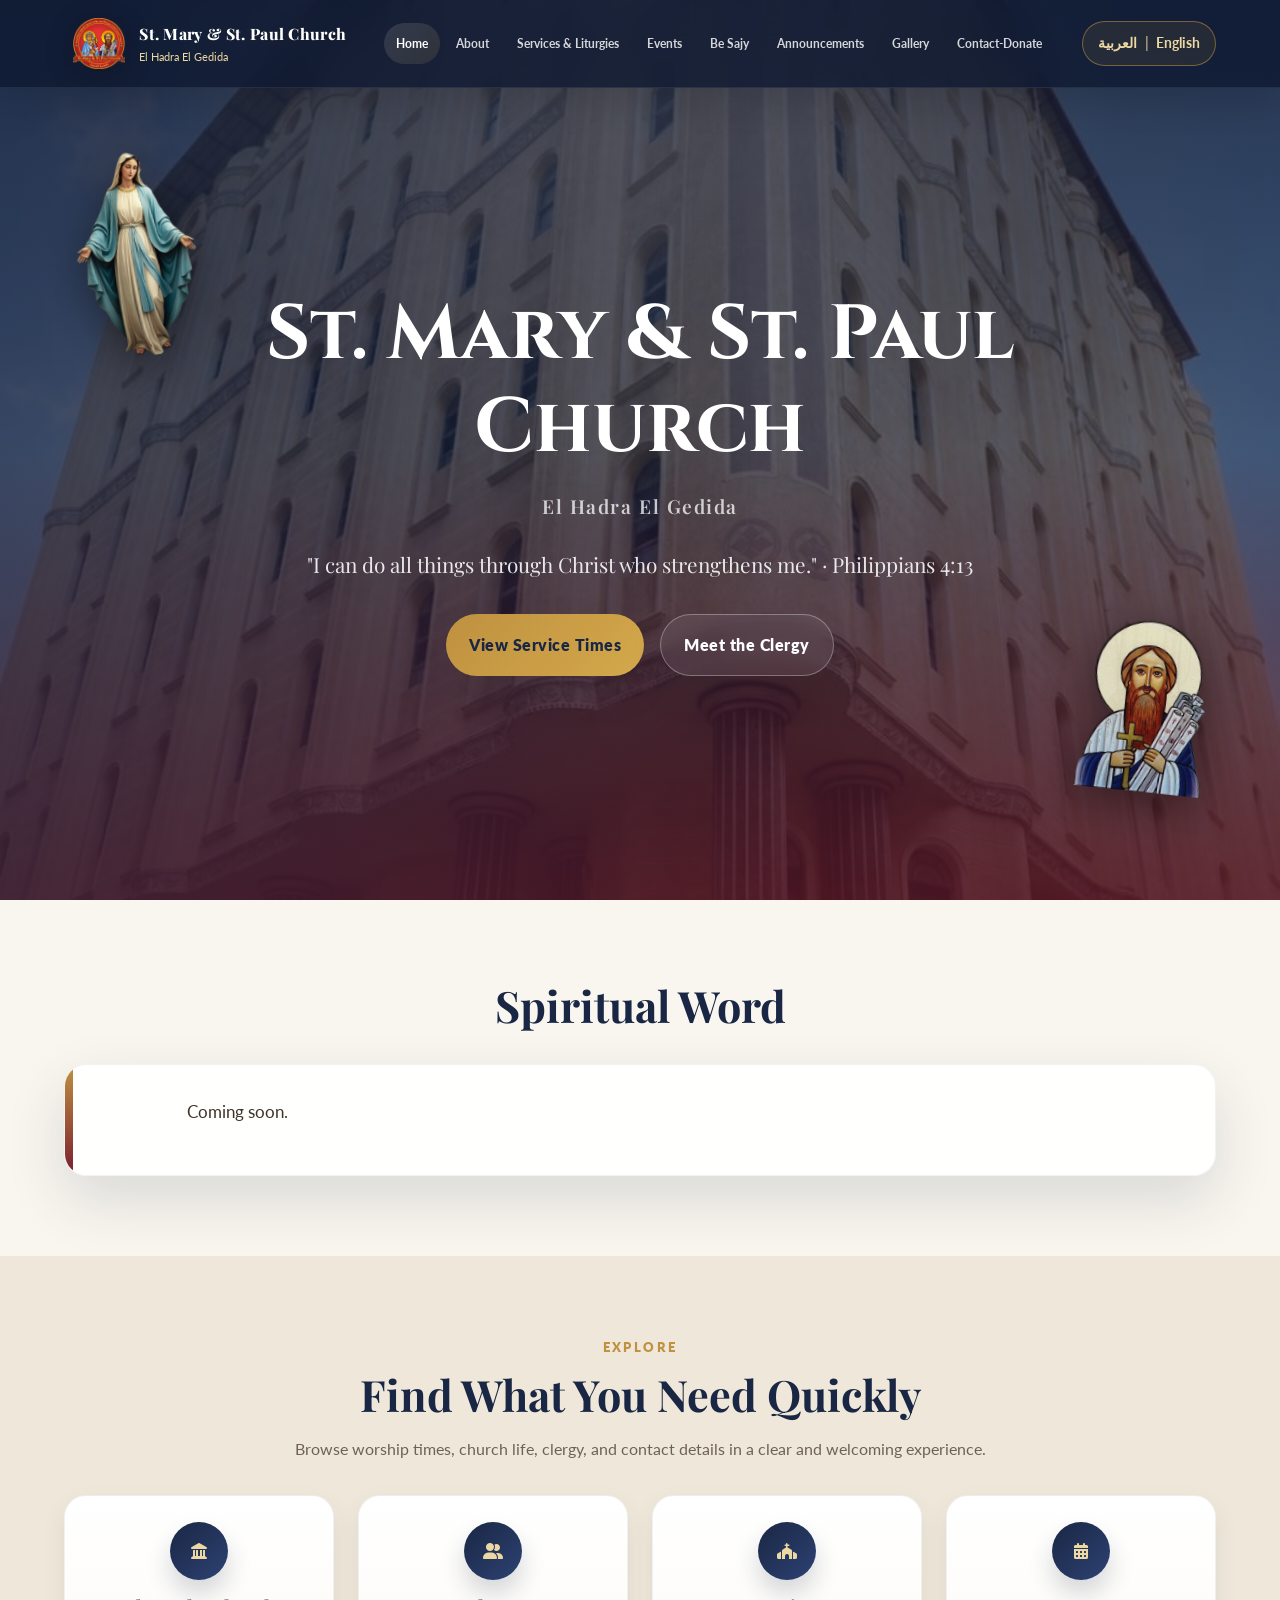
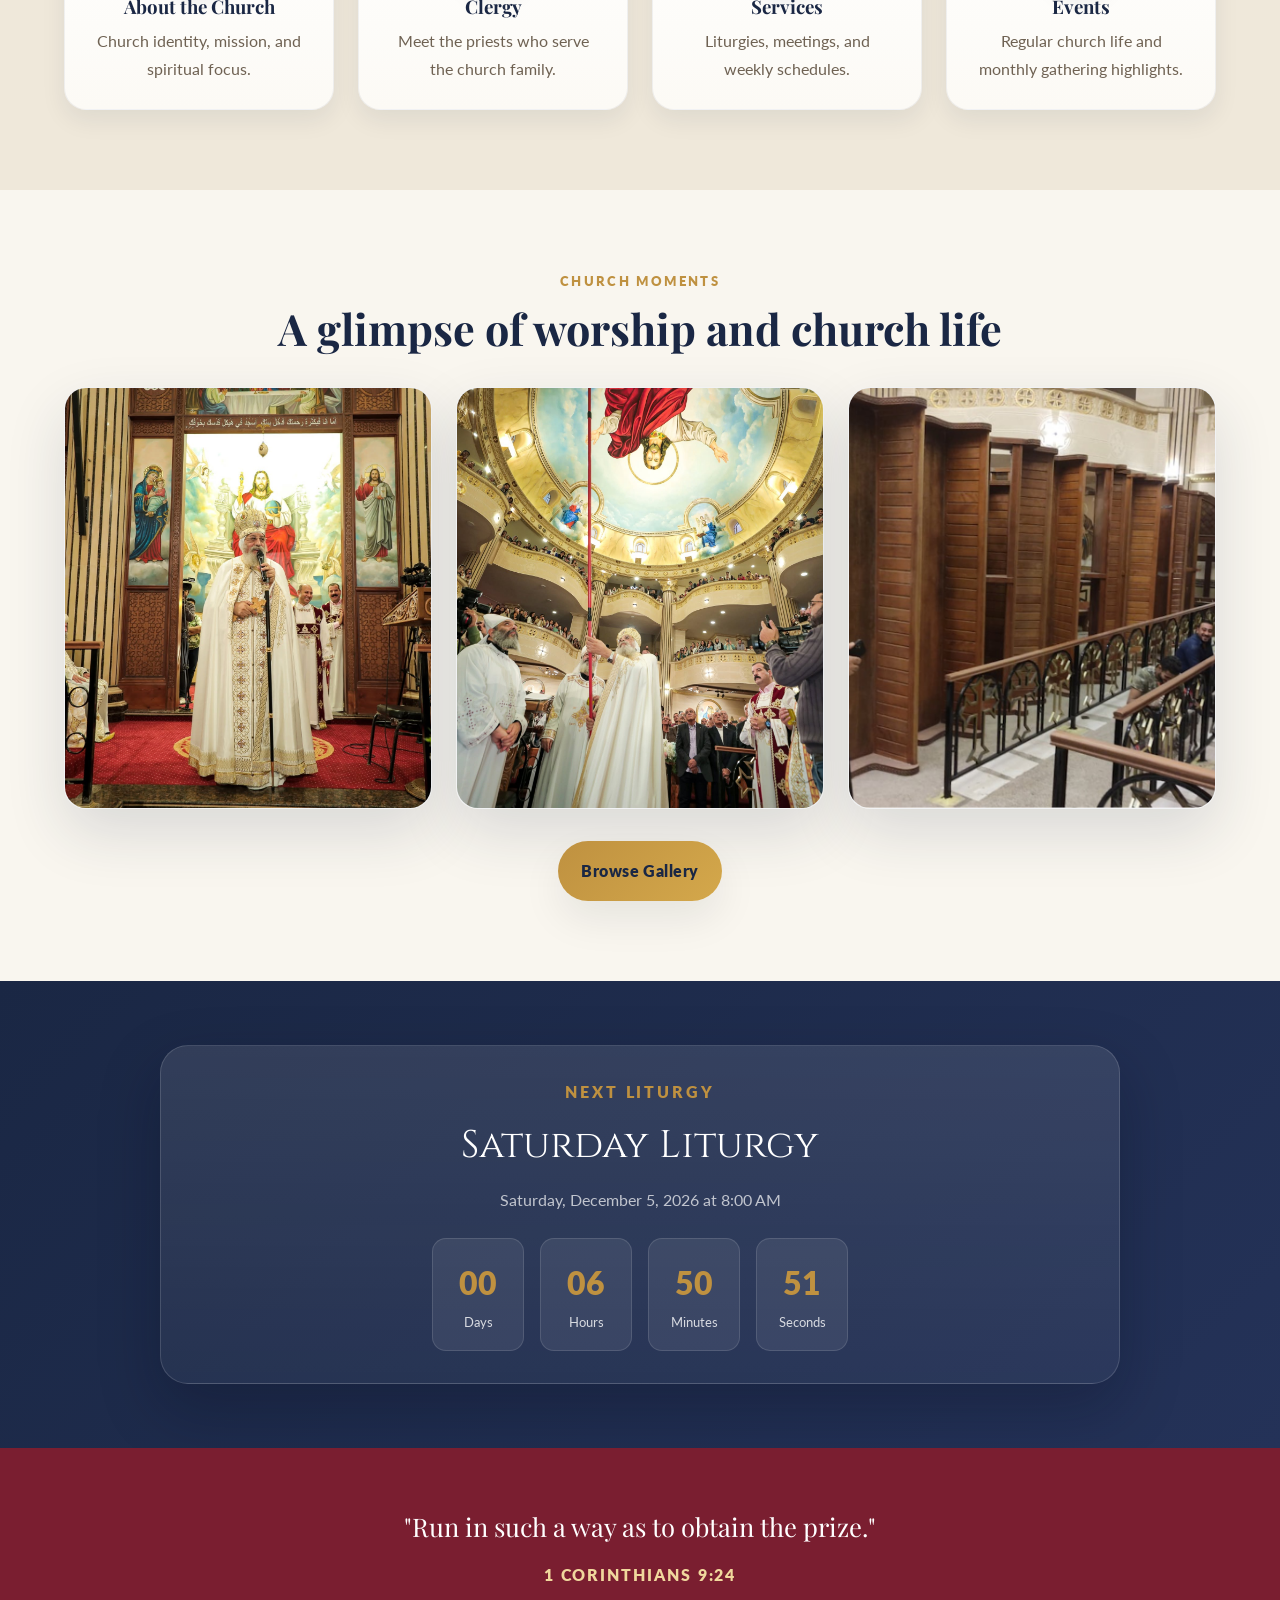
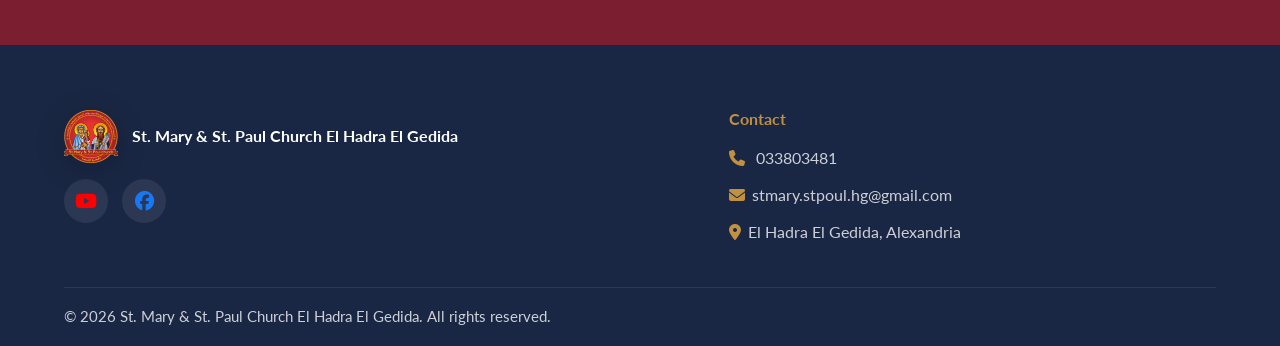
<file: index.html>
<!DOCTYPE html>
<html lang="en" dir="ltr">
<head>
  <meta charset="UTF-8" />
  <meta name="viewport" content="width=device-width, initial-scale=1.0" />
  <meta name="description" content="St. Mary &amp; St. Paul Church  official website with clergy, services, meetings, and contact information." />
  <title>St. Mary &amp; St. Paul Church  El Hadra El Gedida</title>
  <link rel="icon" type="image/png" href="assets/church-logo.png" />
  <link rel="preconnect" href="https://fonts.googleapis.com" />
  <link rel="preconnect" href="https://fonts.gstatic.com" crossorigin />
  <link href="https://fonts.googleapis.com/css2?family=Amiri:ital,wght@0,400;0,700;1,400&family=Cairo:wght@400;600;700;800&family=Cinzel:wght@400;600;700&family=Playfair+Display:wght@400;600;700&family=Lato:wght@300;400;700&display=swap" rel="stylesheet" />
  <link rel="stylesheet" href="https://cdnjs.cloudflare.com/ajax/libs/font-awesome/6.5.0/css/all.min.css" />
  <link rel="stylesheet" href="css/styles.css" />
</head>
<body data-title-en="St. Mary &amp; St. Paul Church  El Hadra El Gedida" data-title-ar=" كنيسة السيدة العذراء والقديس بولس الرسول الحضره الجديده" data-desc-en="St. Mary &amp; St. Paul Church  El Hadra El Gedida official website with clergy, services, meetings, and contact information." data-desc-ar="الموقع الرسمي لكنيسة السيدة العذراء والقديس بولس الرسول ويشمل الكهنة والخدمات والاجتماعات وبيانات التواصل.">
  
<nav id="nav">
  <div class="nav-inner">
    <a href="index.html" class="nav-brand">
      <img src="assets/church-logo.png" alt="Church logo" class="brand-logo" />
      <div>
        <div class="brand-name" data-en="St. Mary &amp; St. Paul Church " data-ar=" كنيسة السيدة العذراء والقديس بولس الرسول ">St. Mary &amp; St. Paul Church </div>
        <div class="brand-sub" data-en="El Hadra El Gedida" data-ar="الحضرة الجديدة">El Hadra El Gedida</div>

      </div>
    </a>

    <div class="nav-links">
            <a href="index.html" class="active" data-en="Home" data-ar="الرئيسية">Home</a><a href="pages/about.html" data-en="About" data-ar="عن الكنيسة">About</a><a href="pages/services.html" data-en="Services &amp; Liturgies" data-ar="القداسات والخدمات">Services &amp; Liturgies</a><a href="pages/events.html" data-en="Events" data-ar="الفعاليات">Events</a><a href="pages/be-sajy.html" data-en="Be Sajy" data-ar="بي ساجي">Be Sajy</a><a href="pages/announcements.html" data-en="Announcements" data-ar="الإعلانات">Announcements</a><a href="pages/gallery.html" data-en="Gallery" data-ar="المعرض">Gallery</a><a href="pages/contact.html" data-en="Contact-Donate" data-ar="اتصل بنا-تبرع">Contact-Donate</a>
    </div>

    <div class="nav-actions">
      <button class="lang-toggle" type="button" onclick="toggleLanguage()" aria-label="Language switch">
        <span>العربية</span>
        <span class="sep">|</span>
        <span>English</span>
      </button>
      <button class="hamburger" id="hamburger" onclick="toggleMenu()" aria-label="Toggle navigation">
        <span></span><span></span><span></span>
      </button>
    </div>
  </div>
</nav>

<div class="nav-mob" id="navMob">
  <button class="lang-toggle" type="button" onclick="toggleLanguage()" aria-label="Language switch">
    <span>العربية</span>
    <span class="sep">|</span>
    <span>English</span>
  </button>
  <a href="index.html" class="active" data-en="Home" data-ar="الرئيسية">Home</a><a href="pages/about.html" data-en="About" data-ar="عن الكنيسة">About</a><a href="pages/services.html" data-en="Services &amp; Liturgies" data-ar="القداسات والخدمات">Services &amp; Liturgies</a><a href="pages/events.html" data-en="Events" data-ar="الفعاليات">Events</a><a href="pages/be-sajy.html" data-en="Be Sajy" data-ar="بي ساجي">Be Sajy</a><a href="pages/announcements.html" data-en="Announcements" data-ar="الإعلانات">Announcements</a><a href="pages/gallery.html" data-en="Gallery" data-ar="المعرض">Gallery</a><a href="pages/contact.html" data-en="Contact-Donate" data-ar="اتصل بنا-تبرع">Contact-Donate</a>
</div>

  
<section id="hero">
  <div class="hero-overlay"></div>
  <div class="hero-float-row">
    <img src="assets/icon-stmary-real.png" alt="" class="hero-float hero-float--left" aria-hidden="true" />
    <img src="assets/icon-stpaul-real.png" alt="" class="hero-float hero-float--right" aria-hidden="true" />
  </div>
  <div class="container hero-content">
    <div class="hero-content-inner reveal-up">
      <h1 class="hero-title" data-en="St. Mary &amp; St. Paul Church " data-ar="كنيسة السيدة العذراء والقديس بولس الرسول">St. Mary &amp; St. Paul Church</h1>
      <div class="hero-location" data-en="El Hadra El Gedida" data-ar="الحضرة الجديدة">El Hadra El Gedida</div>
      <p class="hero-sub" data-en="&amp;quot;I can do all things through Christ who strengthens me.&amp;quot; · Philippians 4:13" data-ar="«أستطيع كل شيء في المسيح الذي يقوّيني» · فيلبي ٤:١٣" data-i18n="html">"I can do all things through Christ who strengthens me." · Philippians 4:13</p>
      <div class="hero-actions">
        <a href="pages/services.html" class="btn btn-gold" data-en="View Service Times" data-ar="عرض مواعيد القداسات والخدمات">View Service Times</a>
        <a href="pages/about.html#clergy" class="btn btn-outline" data-en="Meet the Clergy" data-ar="تعرّف على الكهنة">Meet the Clergy</a>
      </div>
    </div>
  </div>
</section>

<section class="section">
  <div class="container">
    <div class="sec-hd reveal-up">
      <h2 data-en="Spiritual Word" data-ar="كلمة روحية">Spiritual Word</h2>
    </div>

    <div class="welcome-card reveal-up" style="justify-content:center;text-align:center">
      <div>
        <p class="welcome-quote" data-en="Coming soon." data-ar="قريبًا.">Coming soon.</p>
      </div>
    </div>
  </div>
</section>

<section class="section sec--alt">
  <div class="container">
    <div class="sec-hd reveal-up">
      <span class="eyebrow" data-en="Explore" data-ar="استكشف">Explore</span>
      <h2 data-en="Find What You Need Quickly" data-ar="الوصول السريع لما تحتاجه">Find What You Need Quickly</h2>
      <p data-en="Browse worship times, church life, clergy, and contact details in a clear and welcoming experience." data-ar="تصفّح مواعيد العبادة وحياة الكنيسة والكهنة وبيانات التواصل بتجربة واضحة ومريحة.">Browse worship times, church life, clergy, and contact details in a clear and welcoming experience.</p>
    </div>
    <div class="grid-4">
      <a class="qlink reveal-up" href="pages/about.html">
        <div class="qlink-ico"><i class="fa-solid fa-landmark"></i></div>
        <h3 data-en="About the Church" data-ar="عن الكنيسة">About the Church</h3>
        <p data-en="Church identity, mission, and spiritual focus." data-ar="هوية الكنيسة ورسالتها وتركيزها الروحي.">Church identity, mission, and spiritual focus.</p>
      </a>
      <a class="qlink reveal-up" href="pages/about.html#clergy">
        <div class="qlink-ico"><i class="fa-solid fa-user-group"></i></div>
        <h3 data-en="Clergy" data-ar="الكهنة">Clergy</h3>
        <p data-en="Meet the priests who serve the church family." data-ar="تعرّف على الكهنة الذين يخدمون أسرة الكنيسة.">Meet the priests who serve the church family.</p>
      </a>
      <a class="qlink reveal-up" href="pages/services.html">
        <div class="qlink-ico"><i class="fa-solid fa-church"></i></div>
        <h3 data-en="Services" data-ar="الخدمات">Services</h3>
        <p data-en="Liturgies, meetings, and weekly schedules." data-ar="القداسات والاجتماعات والجداول الأسبوعية.">Liturgies, meetings, and weekly schedules.</p>
      </a>
      <a class="qlink reveal-up" href="pages/events.html">
        <div class="qlink-ico"><i class="fa-solid fa-calendar-days"></i></div>
        <h3 data-en="Events" data-ar="الفعاليات">Events</h3>
        <p data-en="Regular church life and monthly gathering highlights." data-ar="أبرز الفعاليات المنتظمة واجتماعات الكنيسة الشهرية.">Regular church life and monthly gathering highlights.</p>
      </a>
    </div>
  </div>
</section>

<section class="section">
  <div class="container">
    <div class="sec-hd reveal-up">
      <span class="eyebrow" data-en="Church moments" data-ar="لحظات كنسية">Church moments</span>
      <h2 data-en="A glimpse of worship and church life" data-ar="لمحات من حياة الكنيسة">A glimpse of worship and church life</h2>
    </div>
    <div class="media-grid">
      <figure class="gallery-card reveal-up">
        <img src="assets/pope-tawadros-visit.jpg" alt="Church celebration" />
      </figure>
      <figure class="gallery-card reveal-up">
        <img src="assets/iconostasis-dedication.jpg" alt="Iconostasis dedication" />
      </figure>
      <figure class="gallery-card reveal-up">
        <img src="assets/e.jpeg" alt="Community gathering at the church" />
      </figure>
    </div>
  
    <div style="text-align:center;margin-top:2rem" class="reveal-up">
      <a href="pages/gallery.html" class="btn btn-gold" data-en="Browse Gallery" data-ar="تصفح المعرض">Browse Gallery</a>
    </div>
  </div>
</section>

<section class="countdown">
  <div class="container">
    <div class="countdown-panel reveal-up">
      <div class="cd-label" data-en="Next Liturgy" data-ar="القداس القادم">Next Liturgy</div>
      <div class="cd-service" id="cd-service" data-en="Loading..." data-ar="جارٍ التحميل...">Loading...</div>
      <div class="cd-info" id="cd-date" data-en="Calculating the next liturgy time..." data-ar="جارٍ حساب موعد القداس القادم...">Calculating the next liturgy time...</div>
      <div class="cd-boxes">
      <div class="cd-box"><span class="cd-num" id="cd-d">00</span><span class="cd-lbl" data-en="Days" data-ar="يوم">Days</span></div>
      <div class="cd-box"><span class="cd-num" id="cd-h">00</span><span class="cd-lbl" data-en="Hours" data-ar="ساعة">Hours</span></div>
      <div class="cd-box"><span class="cd-num" id="cd-m">00</span><span class="cd-lbl" data-en="Minutes" data-ar="دقيقة">Minutes</span></div>
      <div class="cd-box"><span class="cd-num" id="cd-s">00</span><span class="cd-lbl" data-en="Seconds" data-ar="ثانية">Seconds</span></div>
      </div>
    </div>
  </div>
</section>

<section class="scripture">
  <div class="container">
    <p class="sc-text" data-en="&amp;quot;Run in such a way as to obtain the prize.&amp;quot;" data-ar="«هكذا اركضوا لكي تنالوا»">“Run in such a way as to obtain the prize.”</p>
    <div class="sc-ref" data-en="1 Corinthians 9:24" data-ar="١ كورنثوس ٩:٢٤">1 Corinthians 9:24</div>
  </div>
</section>

  
<footer id="footer">
  <div class="container">
    <div class="foot-grid">
      <div class="foot-about">
        <div class="foot-logo">
          <img src="assets/church-logo.png" alt="Church logo" class="foot-logo-img" />
          <span data-en="St. Mary &amp; St. Paul Church  El Hadra El Gedida" data-ar="كنيسة السيدة العذراء والقديس بولس الرسول الحضره الجديده">St. Mary &amp; St. Paul Church  El Hadra El Gedida</span>
        </div>
        <div class="foot-social">
          <a href="https://www.youtube.com/@St.Mary_St.Paul_HG" target="_blank" rel="noopener" aria-label="YouTube"><i class="fa-brands fa-youtube" style="color:#ff0000"></i></a>
          <a href="https://www.facebook.com/St.MarySt.Paul.HG/" target="_blank" rel="noopener" aria-label="Facebook"><i class="fa-brands fa-facebook" style="color:#1877f2"></i></a>
        </div>
      </div>

      <div class="foot-col">
        <h4 data-en="Contact" data-ar="التواصل">Contact</h4>
        <ul class="contact-list">
          <li><i class="fa-solid fa-phone"></i> <a href="tel:033803481">033803481</a></li>
          <li><i class="fa-solid fa-envelope"></i><a href="mailto:stmary.stpoul.hg@gmail.com">stmary.stpoul.hg@gmail.com</a></li>
          <li><i class="fa-solid fa-location-dot"></i><a href="https://maps.app.goo.gl/TsvVpz9CCjcPpRaT8" target="_blank" rel="noopener" data-en="El Hadra El Gedida, Alexandria" data-ar="الحضرة الجديدة، الإسكندرية">El Hadra El Gedida, Alexandria</a></li>
        </ul>
      </div>
    </div>

    <div class="foot-bottom">
      <span data-en="© 2026 St. Mary &amp; St. Paul Church  El Hadra El Gedida. All rights reserved." data-ar="© 2026 كنيسة السيدة العذراء والقديس بولس الرسول الحضره الجديده. جميع الحقوق محفوظة.">© 2026 St. Mary &amp; St. Paul Church  El Hadra El Gedida. All rights reserved.</span>
    </div>
  </div>
</footer>

  <button id="btt" onclick="window.scrollTo({top:0,behavior:'smooth'})" title="Back to top">
    <i class="fa-solid fa-chevron-up"></i>
  </button>
  <script src="js/main.js"></script>
</body>
</html>
</file>
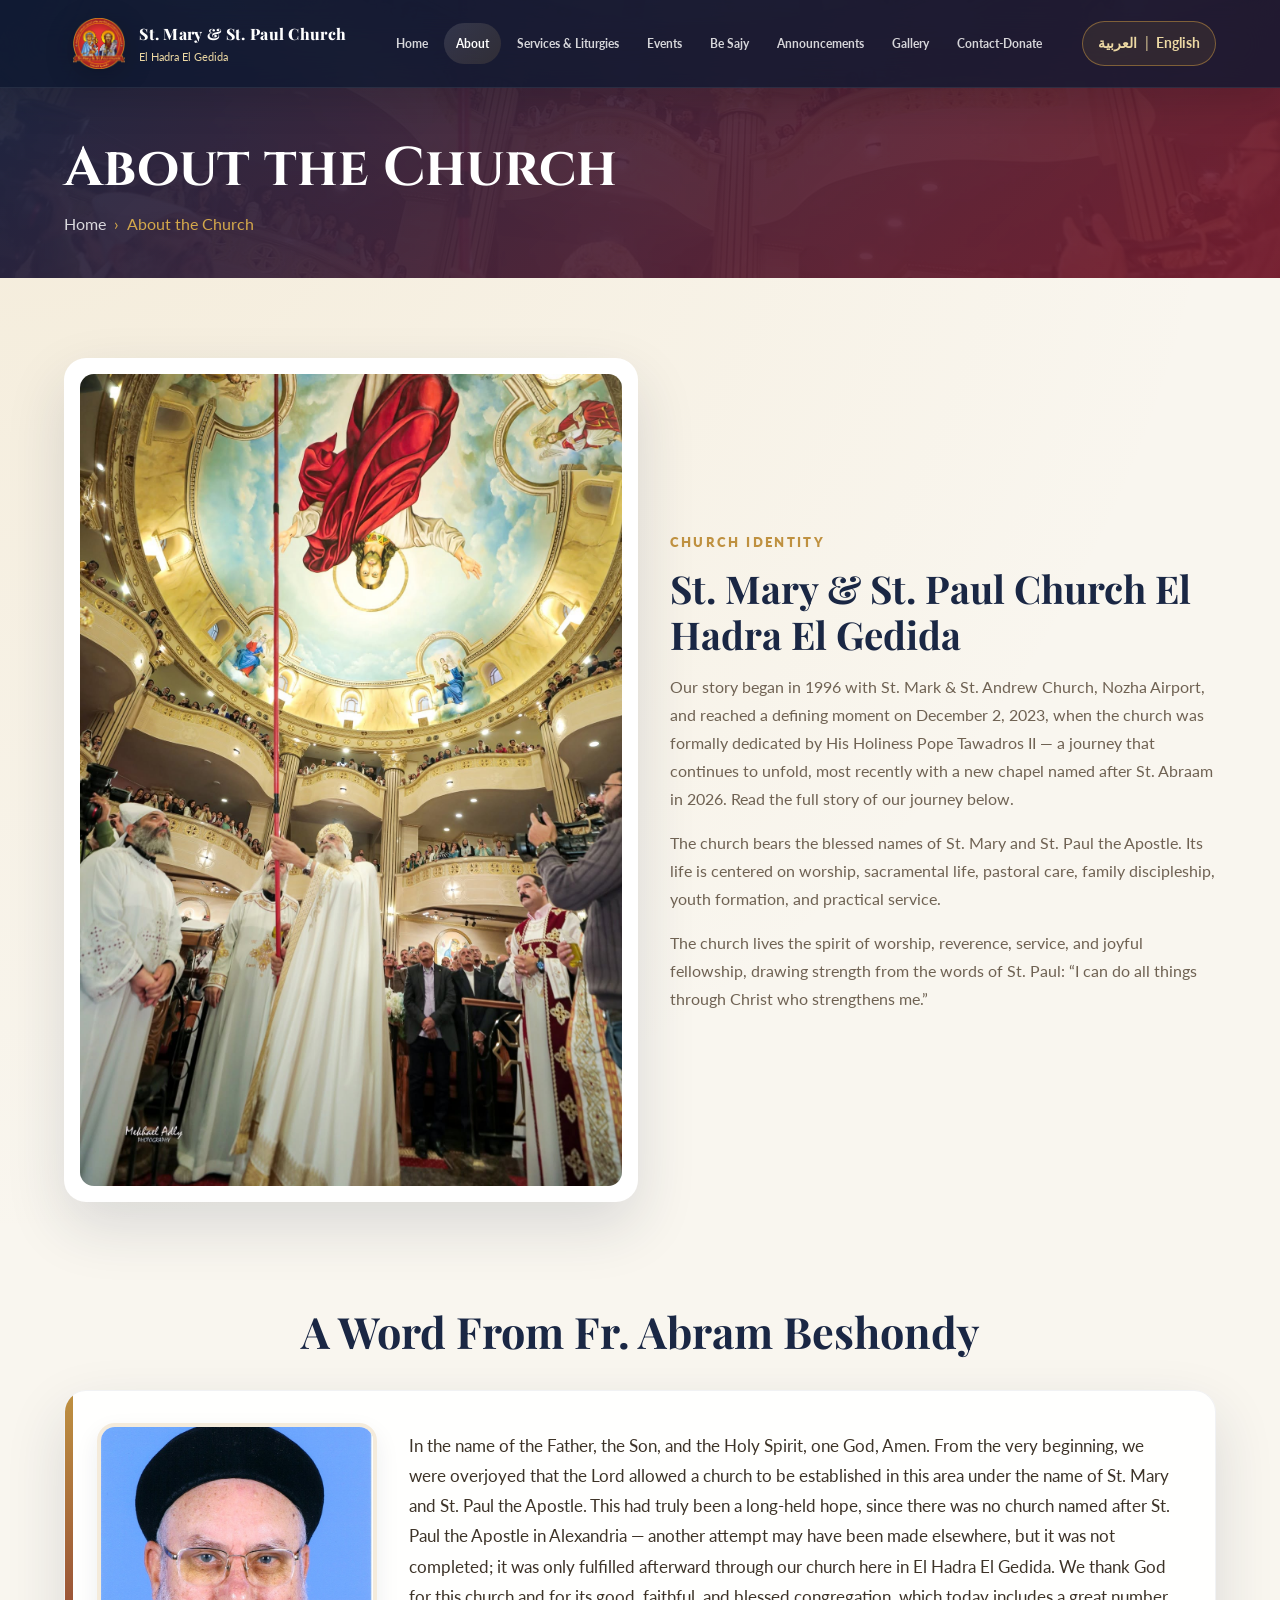
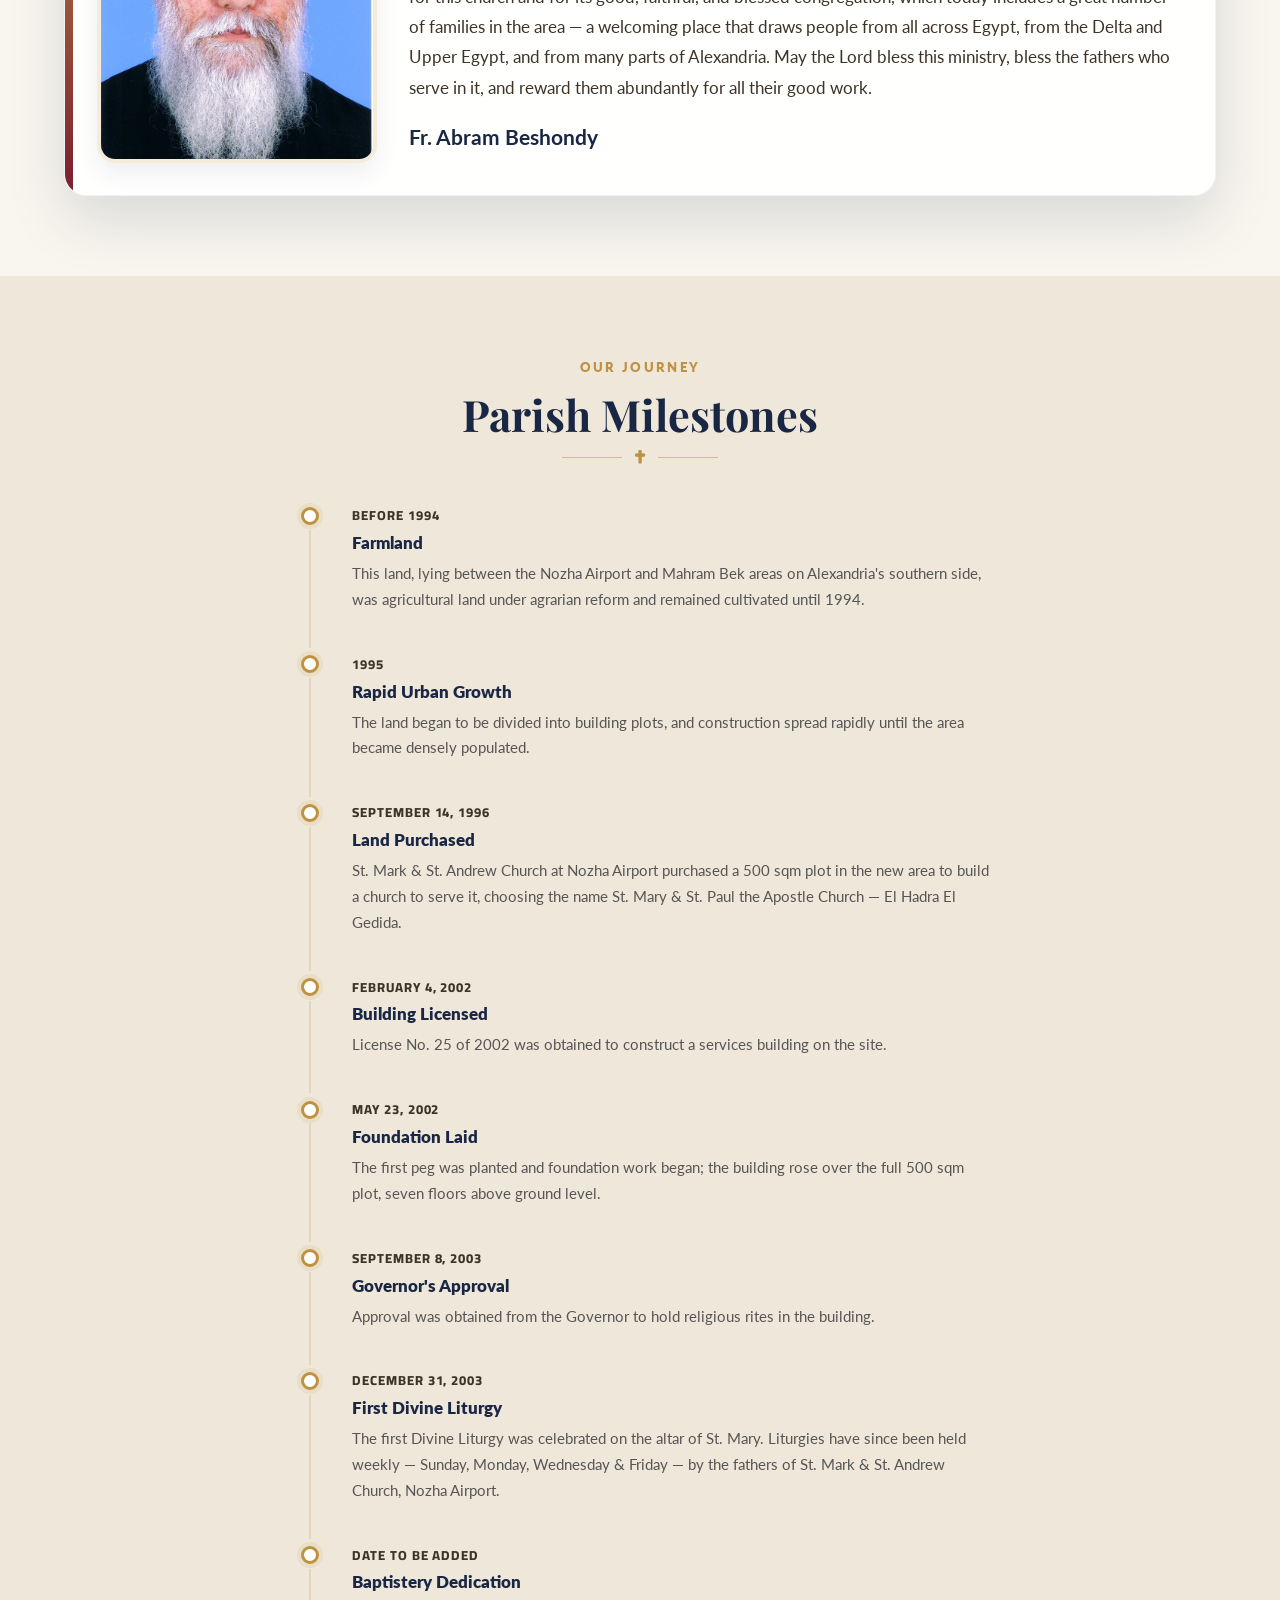
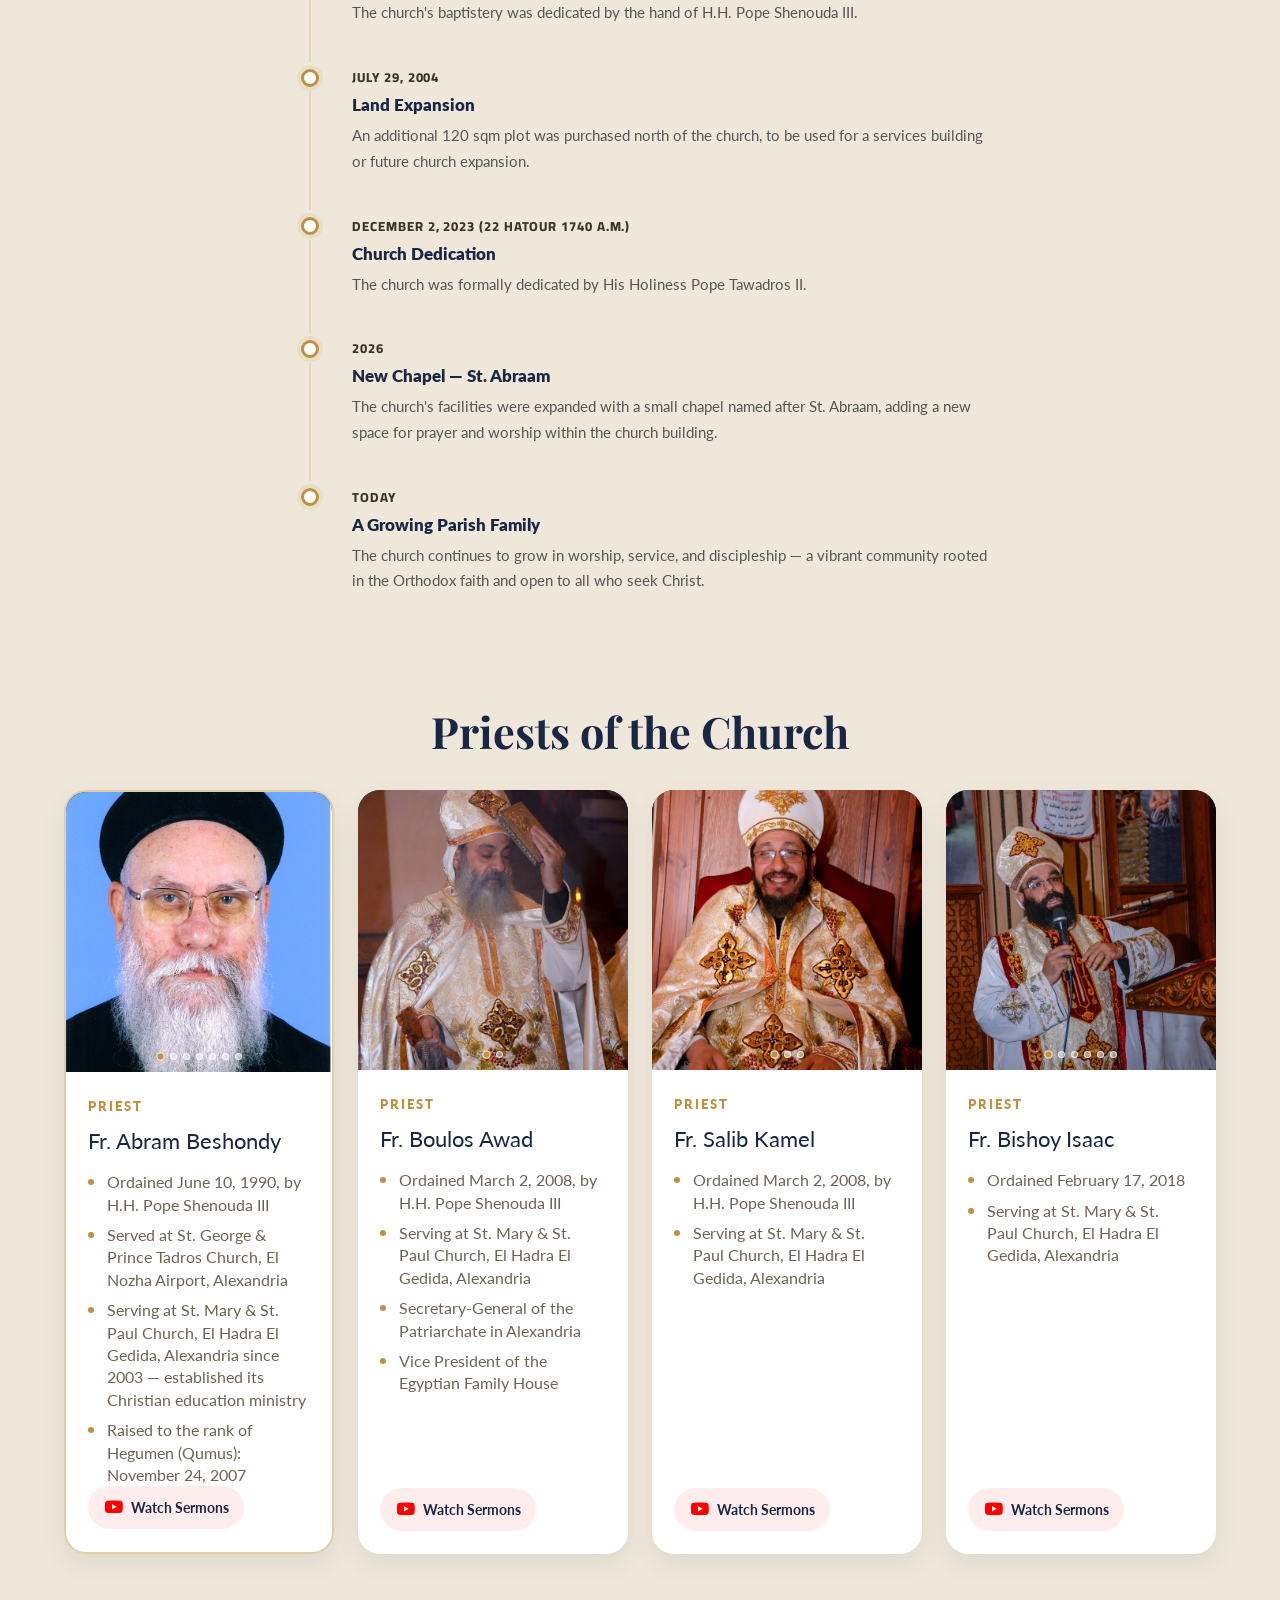
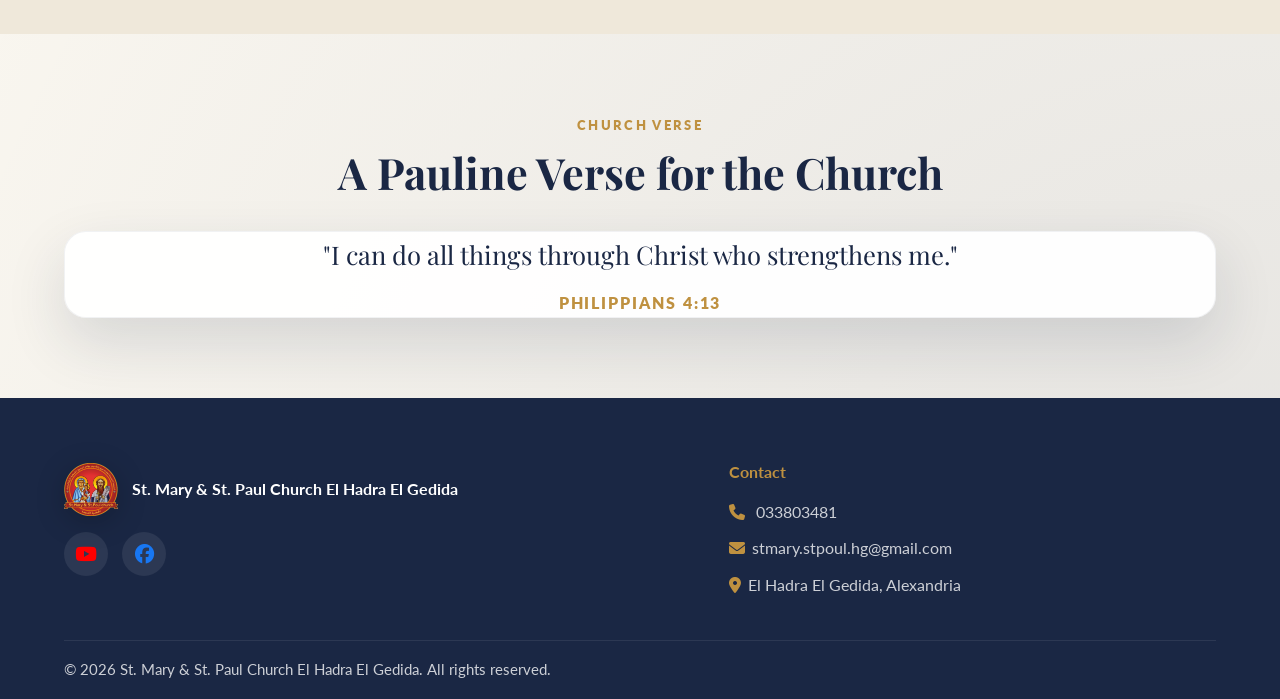
<file: pages/about.html>
<!DOCTYPE html>
<html lang="en" dir="ltr">
<head>
  <meta charset="UTF-8" />
  <meta name="viewport" content="width=device-width, initial-scale=1.0" />
  <meta name="description" content="About St. Mary &amp; St. Paul Church  El Hadra El Gedida, its identity, mission, values, and church verse." />
  <title>About - St. Mary &amp; St. Paul Church  El Hadra El Gedida</title>
  <link rel="icon" type="image/png" href="../assets/church-logo.png" />
  <link rel="preconnect" href="https://fonts.googleapis.com" />
  <link rel="preconnect" href="https://fonts.gstatic.com" crossorigin />
  <link href="https://fonts.googleapis.com/css2?family=Amiri:ital,wght@0,400;0,700;1,400&family=Cairo:wght@400;600;700;800&family=Cinzel:wght@400;600;700&family=Playfair+Display:wght@400;600;700&family=Lato:wght@300;400;700&display=swap" rel="stylesheet" />
  <link rel="stylesheet" href="https://cdnjs.cloudflare.com/ajax/libs/font-awesome/6.5.0/css/all.min.css" />
  <link rel="stylesheet" href="../css/styles.css" />
</head>
<body data-title-en="About - St. Mary &amp; St. Paul Church  El Hadra El Gedida" data-title-ar="عن الكنيسة - كنيسة السيدة العذراء والقديس بولس الرسول الحضره الجديده" data-desc-en="About St. Mary &amp; St. Paul Church  El Hadra El Gedida, its identity, mission, values, and church verse." data-desc-ar="عن كنيسة السيدة العذراء والقديس بولس الرسول الحضره الجديده، وهويتها ورسالتها وقيمها وشعارها الكتابي.">
  
<nav id="nav">
  <div class="nav-inner">
    <a href="../index.html" class="nav-brand">
      <img src="../assets/church-logo.png" alt="Church logo" class="brand-logo" />
      <div>
        <div class="brand-name" data-en="St. Mary &amp; St. Paul Church " data-ar="كنيسة السيدة العذراء والقديس بولس الرسول">St. Mary &amp; St. Paul Church </div>
        <div class="brand-sub" data-en="El Hadra El Gedida" data-ar="الحضرة الجديدة">El Hadra El Gedida</div>
      </div>
    </a>

    <div class="nav-links">
      <a href="../index.html" data-en="Home" data-ar="الرئيسية">Home</a><a href="about.html" class="active" data-en="About" data-ar="عن الكنيسة">About</a><a href="services.html" data-en="Services &amp; Liturgies" data-ar="القداسات والخدمات">Services &amp; Liturgies</a><a href="events.html" data-en="Events" data-ar="الفعاليات">Events</a><a href="be-sajy.html" data-en="Be Sajy" data-ar="بي ساجي">Be Sajy</a><a href="announcements.html" data-en="Announcements" data-ar="الإعلانات">Announcements</a><a href="gallery.html" data-en="Gallery" data-ar="المعرض">Gallery</a><a href="contact.html" data-en="Contact-Donate" data-ar="اتصل بنا-تبرع">Contact-Donate</a>
    </div>

    <div class="nav-actions">
      <button class="lang-toggle" type="button" onclick="toggleLanguage()" aria-label="Language switch">
        <span>العربية</span>
        <span class="sep">|</span>
        <span>English</span>
      </button>
      <button class="hamburger" id="hamburger" onclick="toggleMenu()" aria-label="Toggle navigation">
        <span></span><span></span><span></span>
      </button>
    </div>
  </div>
</nav>

<div class="nav-mob" id="navMob">
  <button class="lang-toggle" type="button" onclick="toggleLanguage()" aria-label="Language switch">
    <span>العربية</span>
    <span class="sep">|</span>
    <span>English</span>
  </button>
  <a href="../index.html" data-en="Home" data-ar="الرئيسية">Home</a><a href="about.html" class="active" data-en="About" data-ar="عن الكنيسة">About</a><a href="services.html" data-en="Services &amp; Liturgies" data-ar="القداسات والخدمات">Services &amp; Liturgies</a><a href="events.html" data-en="Events" data-ar="الفعاليات">Events</a><a href="be-sajy.html" data-en="Be Sajy" data-ar="بي ساجي">Be Sajy</a><a href="announcements.html" data-en="Announcements" data-ar="الإعلانات">Announcements</a><a href="gallery.html" data-en="Gallery" data-ar="المعرض">Gallery</a><a href="contact.html" data-en="Contact-Donate" data-ar="اتصل بنا-تبرع">Contact-Donate</a>
</div>

  
<div class="pg-banner">
  <div class="container">
    <h1 data-en="About the Church" data-ar="عن الكنيسة">About the Church</h1>
    <div class="breadcrumb"><span data-en="Home" data-ar="الرئيسية">Home</span> <span class="bc-gold">›</span> <span class="bc-gold" data-en="About the Church" data-ar="عن الكنيسة">About the Church</span></div>
  </div>
</div>

<section class="section" style="padding-bottom:1.5rem">
  <div class="container">
    <div class="hist-grid hist-grid--compact">
      <div class="image-card">
        <img src="../assets/iconostasis-dedication.jpg" alt="Church interior and iconostasis" class="hist-img" />
      </div>
      <div class="hist-text">
        <span class="eyebrow" data-en="Church Identity" data-ar="هوية الكنيسة">Church Identity</span>
        <h2 data-en="St. Mary &amp; St. Paul Church  El Hadra El Gedida" data-ar="كنيسة السيدة العذراء والقديس بولس الرسول الحضره الجديده">St. Mary &amp; St. Paul Church  El Hadra El Gedida</h2>
        <p data-en="Our story began in 1996 with St. Mark &amp; St. Andrew Church, Nozha Airport, and reached a defining moment on December 2, 2023, when the church was formally dedicated by His Holiness Pope Tawadros II — a journey that continues to unfold, most recently with a new chapel named after St. Abraam in 2026. Read the full story of our journey below." data-ar="بدأت قصتنا عام ١٩٩٦ مع كنيسة مارجرجس والأميرتادرس بمطار النزهة، ووصلت إلى محطة فارقة في ٢ ديسمبر ٢٠٢٣ حين تم تدشين الكنيسة رسميًا بيد قداسة البابا تواضروس الثاني، وما زالت المسيرة مستمرة، وآخرها إضافة كنيسة صغيرة باسم الأنبا أبرام عام ٢٠٢٦. تابع قصة مسيرتنا كاملة أدناه.">Our story began in 1996 with St. Mark &amp; St. Andrew Church, Nozha Airport, and reached a defining moment on December 2, 2023, when the church was formally dedicated by His Holiness Pope Tawadros II — a journey that continues to unfold, most recently with a new chapel named after St. Abraam in 2026. Read the full story of our journey below.</p>
        <p data-en="The church bears the blessed names of St. Mary and St. Paul the Apostle. Its life is centered on worship, sacramental life, pastoral care, family discipleship, youth formation, and practical service." data-ar="تحمل الكنيسة الاسمين المباركين للسيدة العذراء والقديس بولس الرسول. وتتمحور حياتها حول العبادة والأسرار والرعاية والخدمة وتكوين الأسر والشباب عمليًا وروحيًا.">The church bears the blessed names of St. Mary and St. Paul the Apostle. Its life is centered on worship, sacramental life, pastoral care, family discipleship, youth formation, and practical service.</p>
        <p data-en="The church lives the spirit of worship, reverence, service, and joyful fellowship, drawing strength from the words of St. Paul: “I can do all things through Christ who strengthens me.”" data-ar="تحيا الكنيسة بروح العبادة والوقار والخدمة والشركة المفرحة، مستندة إلى كلمات القديس بولس: «أستطيع كل شيء في المسيح الذي يقوّيني».">The church lives the spirit of worship, reverence, service, and joyful fellowship, drawing strength from the words of St. Paul: “I can do all things through Christ who strengthens me.”</p>
      </div>
    </div>
  </div>
</section>

<section class="section">
  <div class="container">
    <div class="sec-hd reveal-up">
      <h2 data-en="A Word From Fr. Abram Beshondy" data-ar="كلمة من أبونا أبرام بشوندي">A Word From Fr. Abram Beshondy</h2>
    </div>

    <div class="welcome-card reveal-up">
      <img src="../assets/fr-abram-new-1.jpg" alt="Fr. Abram Beshondy" class="welcome-photo" />
      <div>
        <p class="welcome-quote" data-en="In the name of the Father, the Son, and the Holy Spirit, one God, Amen. From the very beginning, we were overjoyed that the Lord allowed a church to be established in this area under the name of St. Mary and St. Paul the Apostle. This had truly been a long-held hope, since there was no church named after St. Paul the Apostle in Alexandria &mdash; another attempt may have been made elsewhere, but it was not completed; it was only fulfilled afterward through our church here in El Hadra El Gedida. We thank God for this church and for its good, faithful, and blessed congregation, which today includes a great number of families in the area &mdash; a welcoming place that draws people from all across Egypt, from the Delta and Upper Egypt, and from many parts of Alexandria. May the Lord bless this ministry, bless the fathers who serve in it, and reward them abundantly for all their good work." data-ar="بسم الاب و الابن و الروح القدس الله واحد امين.في البدايه احنا فرحانين اوي ان ربنا سمح ان يبقي في كنيسه في المنطقه هنا باسم السيده العذراء و القديس بولس الرسول و دي كانت امنيه الحقيقه من زمان لان مكنش في كنايس باسم بولس الرسول في اسكندريه يمكن كان في كنيسه تانيه و محصلش انها تمت لكت تمت بعد الكنيسه بتاعتنا هنا في الحضره الجديده . فنشكر ربنا  ان في كنيسه و في شعب طيب و وفي ومبارك و يعتبر عدد كبير اوي اوي من اسر موجوده في المنطقه لانها منطقه جاذبه مش طارده و جاذبه ناس كتير اوي من كل مصر وجه بحري و وجه قبلي و من مناطق كتير في اسكندريه فربنا يبارك و يبارك في الخدمه و في الاباء اللي بيشتغلو فيها و يعوضهم كل خير.">In the name of the Father, the Son, and the Holy Spirit, one God, Amen. From the very beginning, we were overjoyed that the Lord allowed a church to be established in this area under the name of St. Mary and St. Paul the Apostle. This had truly been a long-held hope, since there was no church named after St. Paul the Apostle in Alexandria &mdash; another attempt may have been made elsewhere, but it was not completed; it was only fulfilled afterward through our church here in El Hadra El Gedida. We thank God for this church and for its good, faithful, and blessed congregation, which today includes a great number of families in the area &mdash; a welcoming place that draws people from all across Egypt, from the Delta and Upper Egypt, and from many parts of Alexandria. May the Lord bless this ministry, bless the fathers who serve in it, and reward them abundantly for all their good work.</p>
        <div class="sig-name" data-en="Fr. Abram Beshondy" data-ar="أبونا أبرام بشوندي">Fr. Abram Beshondy</div>
      </div>
    </div>
  </div>
  </div>
</section>

<section class="section sec--alt">
  <div class="container">
    <div class="sec-hd reveal-up">
      <span class="eyebrow" data-en="Our Journey" data-ar="مسيرتنا">Our Journey</span>
      <h2 data-en="Parish Milestones" data-ar="محطات الكنيسة">Parish Milestones</h2>
      <div class="tl-divider"><span></span><i class="fa-solid fa-cross"></i><span></span></div>
    </div>

    <div class="timeline">

      <div class="tl-item reveal-up">
        <div class="tl-marker"><span class="tl-dot"></span><div class="tl-line"></div></div>
        <div class="tl-body">
          <div class="tl-year" data-en="Before 1994" data-ar="قبل سنة ١٩٩٤">Before 1994</div>
          <div class="tl-title" data-en="Farmland" data-ar="أرض زراعية">Farmland</div>
          <div class="tl-text" data-en="This land, lying between the Nozha Airport and Mahram Bek areas on Alexandria's southern side, was agricultural land under agrarian reform and remained cultivated until 1994." data-ar="كانت هذه المنطقة، الواقعة بين منطقتي مطار النزهة ومحرم بك من الوجه القبلي، أرضًا زراعية تابعة للإصلاح الزراعي، وظلت مزروعة حتى سنة ١٩٩٤.">This land, lying between the Nozha Airport and Mahram Bek areas on Alexandria's southern side, was agricultural land under agrarian reform and remained cultivated until 1994.</div>
        </div>
      </div>

      <div class="tl-item reveal-up">
        <div class="tl-marker"><span class="tl-dot"></span><div class="tl-line"></div></div>
        <div class="tl-body">
          <div class="tl-year" data-en="1995" data-ar="١٩٩٥">1995</div>
          <div class="tl-title" data-en="Rapid Urban Growth" data-ar="توسع عمراني سريع">Rapid Urban Growth</div>
          <div class="tl-text" data-en="The land began to be divided into building plots, and construction spread rapidly until the area became densely populated." data-ar="بدأ تقسيم هذه الأرض إلى مبانٍ، وانتشرت فيها المباني انتشارًا هائلاً حتى أصبحت المنطقة مزدحمة بالسكان.">The land began to be divided into building plots, and construction spread rapidly until the area became densely populated.</div>
        </div>
      </div>

      <div class="tl-item reveal-up">
        <div class="tl-marker"><span class="tl-dot"></span><div class="tl-line"></div></div>
        <div class="tl-body">
          <div class="tl-year" data-en="September 14, 1996" data-ar="١٤ سبتمبر ١٩٩٦">September 14, 1996</div>
          <div class="tl-title" data-en="Land Purchased" data-ar="شراء الأرض">Land Purchased</div>
          <div class="tl-text" data-en="St. Mark &amp; St. Andrew Church at Nozha Airport purchased a 500 sqm plot in the new area to build a church to serve it, choosing the name St. Mary &amp; St. Paul the Apostle Church — El Hadra El Gedida." data-ar="قامت كنيسة مارجرجس والأميرتادرس بمطار النزهة بشراء قطعة أرض مساحتها ٥٠٠ م٢ في المنطقة الجديدة لإنشاء كنيسة تخدمها، وتم اختيار اسم كنيسة السيدة العذراء والقديس بولس الرسول - بالحضرة الجديدة.">St. Mark &amp; St. Andrew Church at Nozha Airport purchased a 500 sqm plot in the new area to build a church to serve it, choosing the name St. Mary &amp; St. Paul the Apostle Church — El Hadra El Gedida.</div>
        </div>
      </div>

      <div class="tl-item reveal-up">
        <div class="tl-marker"><span class="tl-dot"></span><div class="tl-line"></div></div>
        <div class="tl-body">
          <div class="tl-year" data-en="February 4, 2002" data-ar="٤ فبراير ٢٠٠٢">February 4, 2002</div>
          <div class="tl-title" data-en="Building Licensed" data-ar="الحصول على ترخيص البناء">Building Licensed</div>
          <div class="tl-text" data-en="License No. 25 of 2002 was obtained to construct a services building on the site." data-ar="تم الحصول على الترخيص رقم ٢٥ لسنة ٢٠٠٢ لإنشاء مبنى خدمات.">License No. 25 of 2002 was obtained to construct a services building on the site.</div>
        </div>
      </div>

      <div class="tl-item reveal-up">
        <div class="tl-marker"><span class="tl-dot"></span><div class="tl-line"></div></div>
        <div class="tl-body">
          <div class="tl-year" data-en="May 23, 2002" data-ar="٢٣ مايو ٢٠٠٢">May 23, 2002</div>
          <div class="tl-title" data-en="Foundation Laid" data-ar="وضع حجر الأساس">Foundation Laid</div>
          <div class="tl-text" data-en="The first peg was planted and foundation work began; the building rose over the full 500 sqm plot, seven floors above ground level." data-ar="تم زرع أول خازوق وبدأ العمل في الأساسات والقواعد والأعمدة، وأُقيم المبنى بالكامل على مساحة الأرض (٥٠٠ م٢) على سبعة أدوار علوية.">The first peg was planted and foundation work began; the building rose over the full 500 sqm plot, seven floors above ground level.</div>
        </div>
      </div>

      <div class="tl-item reveal-up">
        <div class="tl-marker"><span class="tl-dot"></span><div class="tl-line"></div></div>
        <div class="tl-body">
          <div class="tl-year" data-en="September 8, 2003" data-ar="٨ سبتمبر ٢٠٠٣">September 8, 2003</div>
          <div class="tl-title" data-en="Governor's Approval" data-ar="موافقة المحافظة">Governor's Approval</div>
          <div class="tl-text" data-en="Approval was obtained from the Governor to hold religious rites in the building." data-ar="تم الحصول على موافقة السيد المحافظ على إقامة الشعائر الدينية بالمبنى.">Approval was obtained from the Governor to hold religious rites in the building.</div>
        </div>
      </div>

      <div class="tl-item reveal-up">
        <div class="tl-marker"><span class="tl-dot"></span><div class="tl-line"></div></div>
        <div class="tl-body">
          <div class="tl-year" data-en="December 31, 2003" data-ar="٣١ ديسمبر ٢٠٠٣">December 31, 2003</div>
          <div class="tl-title" data-en="First Divine Liturgy" data-ar="أول قداس إلهي">First Divine Liturgy</div>
          <div class="tl-text" data-en="The first Divine Liturgy was celebrated on the altar of St. Mary. Liturgies have since been held weekly — Sunday, Monday, Wednesday &amp; Friday — by the fathers of St. Mark &amp; St. Andrew Church, Nozha Airport." data-ar="أُقيم أول قداس إلهي في هذه الكنيسة على مذبح السيدة العذراء، وتُقام القداسات أسبوعيًا أيام الأحد والاثنين والأربعاء والجمعة بواسطة آباء كهنة كنيسة مارجرجس والأميرتادرس بمطار النزهة.">The first Divine Liturgy was celebrated on the altar of St. Mary. Liturgies have since been held weekly — Sunday, Monday, Wednesday &amp; Friday — by the fathers of St. Mark &amp; St. Andrew Church, Nozha Airport.</div>
        </div>
      </div>

      <div class="tl-item reveal-up">
        <div class="tl-marker"><span class="tl-dot"></span><div class="tl-line"></div></div>
        <div class="tl-body">
          <div class="tl-year" data-en="Date to be added" data-ar="التاريخ قريبًا">Date to be added</div>
          <div class="tl-title" data-en="Baptistery Dedication" data-ar="تدشين المعمودية">Baptistery Dedication</div>
          <div class="tl-text" data-en="The church's baptistery was dedicated by the hand of H.H. Pope Shenouda III." data-ar="تم تدشين المعمودية بيد قداسة البابا شنودة الثالث.">The church's baptistery was dedicated by the hand of H.H. Pope Shenouda III.</div>
        </div>
      </div>

      <div class="tl-item reveal-up">
        <div class="tl-marker"><span class="tl-dot"></span><div class="tl-line"></div></div>
        <div class="tl-body">
          <div class="tl-year" data-en="July 29, 2004" data-ar="٢٩ يوليو ٢٠٠٤">July 29, 2004</div>
          <div class="tl-title" data-en="Land Expansion" data-ar="توسعة الأرض">Land Expansion</div>
          <div class="tl-text" data-en="An additional 120 sqm plot was purchased north of the church, to be used for a services building or future church expansion." data-ar="تم شراء قطعة أرض إضافية مساحتها ١٢٠ م٢ بحري الكنيسة، لإقامة مبنى خدمات عليها أو توسيع الكنيسة مستقبلاً.">An additional 120 sqm plot was purchased north of the church, to be used for a services building or future church expansion.</div>
        </div>
      </div>

      <div class="tl-item reveal-up">
        <div class="tl-marker"><span class="tl-dot"></span><div class="tl-line"></div></div>
        <div class="tl-body">
          <div class="tl-year" data-en="December 2, 2023 (22 Hatour 1740 A.M.)" data-ar="٢ ديسمبر ٢٠٢٣م - ٢٢ هاتور ١٧٤٠ش">December 2, 2023 (22 Hatour 1740 A.M.)</div>
          <div class="tl-title" data-en="Church Dedication" data-ar="تدشين الكنيسة">Church Dedication</div>
          <div class="tl-text" data-en="The church was formally dedicated by His Holiness Pope Tawadros II." data-ar="تم تدشين الكنيسة بيد قداسة البابا تواضروس الثاني.">The church was formally dedicated by His Holiness Pope Tawadros II.</div>
        </div>
      </div>

      <div class="tl-item reveal-up">
        <div class="tl-marker"><span class="tl-dot"></span><div class="tl-line"></div></div>
        <div class="tl-body">
          <div class="tl-year" data-en="2026" data-ar="٢٠٢٦">2026</div>
          <div class="tl-title" data-en="New Chapel — St. Abraam" data-ar="توسعة الكنيسة الصغيرة باسم الأنبا أبرام">New Chapel — St. Abraam</div>
          <div class="tl-text" data-en="The church's facilities were expanded with a small chapel named after St. Abraam, adding a new space for prayer and worship within the church building." data-ar="تمت توسعة مرافق الكنيسة بإضافة كنيسة صغيرة باسم الأنبا أبرام، لتوفر مساحة جديدة للصلاة والعبادة داخل مبنى الكنيسة.">The church's facilities were expanded with a small chapel named after St. Abraam, adding a new space for prayer and worship within the church building.</div>
        </div>
      </div>

      <div class="tl-item reveal-up">
        <div class="tl-marker"><span class="tl-dot"></span></div>
        <div class="tl-body">
          <div class="tl-year" data-en="Today" data-ar="اليوم">Today</div>
          <div class="tl-title" data-en="A Growing Parish Family" data-ar="أسرة كنسية في نمو">A Growing Parish Family</div>
          <div class="tl-text" data-en="The church continues to grow in worship, service, and discipleship — a vibrant community rooted in the Orthodox faith and open to all who seek Christ." data-ar="تواصل الكنيسة نموها في العبادة والخدمة والتلمذة، وهي مجتمع حيّ متجذّر في الإيمان الأرثوذكسي، مفتوح لكل من يسعى إلى المسيح.">The church continues to grow in worship, service, and discipleship — a vibrant community rooted in the Orthodox faith and open to all who seek Christ.</div>
        </div>
      </div>

    </div>
  </div>
</section>

<section class="section sec--alt" style="padding-top:1.5rem" id="clergy">
  <div class="container">
    <div class="sec-hd">
      <h2 data-en="Priests of the Church" data-ar="كهنة الكنيسة">Priests of the Church</h2>
    </div>
    <div class="grid-4 clergy-grid">
      <div class="clergy-card clergy-card--featured">
        <div class="clergy-media">
          <img src="../assets/fr-abram-new-1.jpg" alt="Fr. Abram Beshondy" class="clergy-img active" />
          <img src="../assets/fr-abram-new-2.jpg" alt="Fr. Abram Beshondy" class="clergy-img" />
          <img src="../assets/fr-abram-new-3.jpg" alt="Fr. Abram Beshondy" class="clergy-img" />
          <img src="../assets/fr-abram-new-4.jpg" alt="Fr. Abram Beshondy" class="clergy-img" />
          <img src="../assets/fr-abram-new-5.jpg" alt="Fr. Abram Beshondy" class="clergy-img" />
          <img src="../assets/fr-abram-new-6.jpg" alt="Fr. Abram Beshondy" class="clergy-img" />
          <img src="../assets/fr-abram-new-7.jpg" alt="Fr. Abram Beshondy" class="clergy-img" />
          <div class="clergy-dots">
            <span class="clergy-dot active"></span>
            <span class="clergy-dot"></span>
            <span class="clergy-dot"></span>
            <span class="clergy-dot"></span>
            <span class="clergy-dot"></span>
            <span class="clergy-dot"></span>
            <span class="clergy-dot"></span>
          </div>
        </div>
        <div class="clergy-body">
          <span class="clergy-role" data-en="Priest" data-ar="كاهن">Priest</span>
          <div class="clergy-name" data-en="Fr. Abram Beshondy" data-ar="أبونا أبرام بشندي">Fr. Abram Beshondy</div>
          <ul class="clergy-bio-list">
            <li data-en="Ordained June 10, 1990, by H.H. Pope Shenouda III" data-ar="تاريخ الرسامة: 10 يونيو 1990 م، بيد قداسة البابا شنودة الثالث">Ordained June 10, 1990, by H.H. Pope Shenouda III</li>
            <li data-en="Served at St. George &amp; Prince Tadros Church, El Nozha Airport, Alexandria" data-ar="خدم في كنيسة الشهيد مار جرجس والأمير تادرس، مطار النزهة، الإسكندرية">Served at St. George &amp; Prince Tadros Church, El Nozha Airport, Alexandria</li>
            <li data-en="Serving at St. Mary &amp; St. Paul Church, El Hadra El Gedida, Alexandria since 2003 &mdash; established its Christian education ministry" data-ar="يخدم في كنيسة العذراء مريم والقديس بولس، الحضرة الجديدة، الإسكندرية منذ 2003 - أسس خدمة التربية الكنسية بالكنيسة">Serving at St. Mary &amp; St. Paul Church, El Hadra El Gedida, Alexandria since 2003 &mdash; established its Christian education ministry</li>
            <li data-en="Raised to the rank of Hegumen (Qumus): November 24, 2007" data-ar="تاريخ القمصية: 24 نوفمبر 2007 م">Raised to the rank of Hegumen (Qumus): November 24, 2007</li>
          </ul>
          <a class="clergy-sermon" href="https://www.youtube.com/watch?v=RUzJAqiiWrI" target="_blank" rel="noopener" aria-label="Watch sermons"><i class="fa-brands fa-youtube"></i><span data-en="Watch Sermons" data-ar="شاهد العظات">Watch Sermons</span></a>
        </div>
      </div>

      <div class="clergy-card">
        <div class="clergy-media">
          <img src="../assets/fr-boulos.jpg" alt="Fr. Boulos Awad" class="clergy-img active" />
          <img src="../assets/fr-boulos-2.jpg" alt="Fr. Boulos Awad" class="clergy-img" />
          <div class="clergy-dots">
            <span class="clergy-dot active"></span>
            <span class="clergy-dot"></span>
          </div>
        </div>
        <div class="clergy-body">
          <span class="clergy-role" data-en="Priest" data-ar="كاهن">Priest</span>
          <div class="clergy-name" data-en="Fr. Boulos Awad" data-ar="أبونا بولس عوض">Fr. Boulos Awad</div>
          <ul class="clergy-bio-list">
            <li data-en="Ordained March 2, 2008, by H.H. Pope Shenouda III" data-ar="تاريخ الرسامة: 2 مارس 2008 م، بيد قداسة البابا شنودة الثالث">Ordained March 2, 2008, by H.H. Pope Shenouda III</li>
            <li data-en="Serving at St. Mary &amp; St. Paul Church, El Hadra El Gedida, Alexandria" data-ar="يخدم في كنيسة العذراء مريم والقديس بولس، الحضرة الجديدة، الإسكندرية">Serving at St. Mary &amp; St. Paul Church, El Hadra El Gedida, Alexandria</li>
            <li data-en="Secretary-General of the Patriarchate in Alexandria" data-ar="سكرتير عام البطريركية بالإسكندرية">Secretary-General of the Patriarchate in Alexandria</li>
            <li data-en="Vice President of the Egyptian Family House" data-ar="نائب رئيس بيت العائلة المصرية">Vice President of the Egyptian Family House</li>
          </ul>
          <a class="clergy-sermon" href="https://www.youtube.com/watch?v=On-4Xep-pwo&pp=0gcJCaMLAYcqIYzv" target="_blank" rel="noopener" aria-label="Watch sermons"><i class="fa-brands fa-youtube"></i><span data-en="Watch Sermons" data-ar="شاهد العظات">Watch Sermons</span></a>
        </div>
      </div>

      <div class="clergy-card">
        <div class="clergy-media">
          <img src="../assets/fr-salib.jpg" alt="Fr. Salib Kamel" class="clergy-img active" />
          <img src="../assets/fr-salib-2.jpg" alt="Fr. Salib Kamel" class="clergy-img" />
          <img src="../assets/fr-salib-3.jpg" alt="Fr. Salib Kamel" class="clergy-img" />
          <div class="clergy-dots">
            <span class="clergy-dot active"></span>
            <span class="clergy-dot"></span>
            <span class="clergy-dot"></span>
          </div>
        </div>
        <div class="clergy-body">
          <span class="clergy-role" data-en="Priest" data-ar="كاهن">Priest</span>
          <div class="clergy-name" data-en="Fr. Salib Kamel" data-ar="أبونا صليب كامل">Fr. Salib Kamel</div>
          <ul class="clergy-bio-list">
            <li data-en="Ordained March 2, 2008, by H.H. Pope Shenouda III" data-ar="تاريخ الرسامة: 2 مارس 2008 م، بيد قداسة البابا شنودة الثالث">Ordained March 2, 2008, by H.H. Pope Shenouda III</li>
            <li data-en="Serving at St. Mary &amp; St. Paul Church, El Hadra El Gedida, Alexandria" data-ar="يخدم في كنيسة العذراء مريم والقديس بولس، الحضرة الجديدة، الإسكندرية">Serving at St. Mary &amp; St. Paul Church, El Hadra El Gedida, Alexandria</li>
          </ul>
          <a class="clergy-sermon" href="https://www.youtube.com/watch?v=OdsekL3yeto" target="_blank" rel="noopener" aria-label="Watch sermons"><i class="fa-brands fa-youtube"></i><span data-en="Watch Sermons" data-ar="شاهد العظات">Watch Sermons</span></a>
        </div>
      </div>

      <div class="clergy-card">
        <div class="clergy-media">
          <img src="../assets/fr-bishoy.jpg" alt="Fr. Bishoy Isaac" class="clergy-img active" />
          <img src="../assets/fr-bishoy-2.jpg" alt="Fr. Bishoy Isaac" class="clergy-img" />
          <img src="../assets/fr-bishoy-3.jpg" alt="Fr. Bishoy Isaac" class="clergy-img" />
          <img src="../assets/fr-bishoy-4.jpg" alt="Fr. Bishoy Isaac" class="clergy-img" />
          <img src="../assets/fr-bishoy-5.jpg" alt="Fr. Bishoy Isaac" class="clergy-img" />
          <img src="../assets/fr-bishoy-6.jpg" alt="Fr. Bishoy Isaac" class="clergy-img" />
          <div class="clergy-dots">
            <span class="clergy-dot active"></span>
            <span class="clergy-dot"></span>
            <span class="clergy-dot"></span>
            <span class="clergy-dot"></span>
            <span class="clergy-dot"></span>
            <span class="clergy-dot"></span>
          </div>
        </div>
        <div class="clergy-body">
          <span class="clergy-role" data-en="Priest" data-ar="كاهن">Priest</span>
          <div class="clergy-name" data-en="Fr. Bishoy Isaac" data-ar="أبونا بيشوي إسحاق">Fr. Bishoy Isaac</div>
          <ul class="clergy-bio-list">
            <li data-en="Ordained February 17, 2018" data-ar="تاريخ الرسامة: 17 فبراير 2018 م">Ordained February 17, 2018</li>
            <li data-en="Serving at St. Mary &amp; St. Paul Church, El Hadra El Gedida, Alexandria" data-ar="يخدم في كنيسة العذراء مريم والقديس بولس، الحضرة الجديدة، الإسكندرية">Serving at St. Mary &amp; St. Paul Church, El Hadra El Gedida, Alexandria</li>
          </ul>
          <a class="clergy-sermon" href="https://www.youtube.com/watch?v=7JCJN152cYY" target="_blank" rel="noopener" aria-label="Watch sermons"><i class="fa-brands fa-youtube"></i><span data-en="Watch Sermons" data-ar="شاهد العظات">Watch Sermons</span></a>
        </div>
      </div>
    </div>
  </div>
</section>

<section class="section">
  <div class="container">
    <div class="sec-hd">
      <span class="eyebrow" data-en="Church Verse" data-ar="شعار الكنيسة">Church Verse</span>
      <h2 data-en="A Pauline Verse for the Church" data-ar="آية مرتبطة بالقديس بولس">A Pauline Verse for the Church</h2>
    </div>
    <div class="info-box tc">
      <p class="sc-text dark-text" data-en="&amp;quot;I can do all things through Christ who strengthens me.&amp;quot;" data-ar="«أستطيع كل شيء في المسيح الذي يقوّيني»">“I can do all things through Christ who strengthens me.”</p>
      <div class="sc-ref dark-ref" data-en="Philippians 4:13" data-ar="فيلبي ٤:١٣">Philippians 4:13</div>
    </div>
  </div>
</section>

  
<footer id="footer">
  <div class="container">
    <div class="foot-grid">
      <div class="foot-about">
        <div class="foot-logo">
          <img src="../assets/church-logo.png" alt="Church logo" class="foot-logo-img" />
          <span data-en="St. Mary &amp; St. Paul Church  El Hadra El Gedida" data-ar="كنيسة السيدة العذراء والقديس بولس الرسول الحضره الجديده">St. Mary &amp; St. Paul Church  El Hadra El Gedida</span>
        </div>
        <div class="foot-social">
          <a href="https://www.youtube.com/@St.Mary_St.Paul_HG" target="_blank" rel="noopener" aria-label="YouTube"><i class="fa-brands fa-youtube" style="color:#ff0000"></i></a>
          <a href="https://www.facebook.com/St.MarySt.Paul.HG/" target="_blank" rel="noopener" aria-label="Facebook"><i class="fa-brands fa-facebook" style="color:#1877f2"></i></a>
        </div>
      </div>

      <div class="foot-col">
        <h4 data-en="Contact" data-ar="التواصل">Contact</h4>
        <ul class="contact-list">
          <li><i class="fa-solid fa-phone"></i> <a href="tel:033803481">033803481</a></li>
          <li><i class="fa-solid fa-envelope"></i><a href="mailto:stmary.stpoul.hg@gmail.com">stmary.stpoul.hg@gmail.com</a></li>
          <li><i class="fa-solid fa-location-dot"></i><a href="https://maps.app.goo.gl/TsvVpz9CCjcPpRaT8" target="_blank" rel="noopener" data-en="El Hadra El Gedida, Alexandria" data-ar="الحضرة الجديدة، الإسكندرية">El Hadra El Gedida, Alexandria</a></li>
        </ul>
      </div>
    </div>

    <div class="foot-bottom">
      <span data-en="© 2026 St. Mary &amp; St. Paul Church  El Hadra El Gedida. All rights reserved." data-ar="© 2026 كنيسة السيدة العذراء والقديس بولس الرسول الحضره الجديده. جميع الحقوق محفوظة.">© 2026 St. Mary &amp; St. Paul Church  El Hadra El Gedida. All rights reserved.</span>
    </div>
  </div>
</footer>

  <button id="btt" onclick="window.scrollTo({top:0,behavior:'smooth'})" title="Back to top">
    <i class="fa-solid fa-chevron-up"></i>
  </button>
  <script src="../js/main.js"></script>
</body>
</html>
</file>
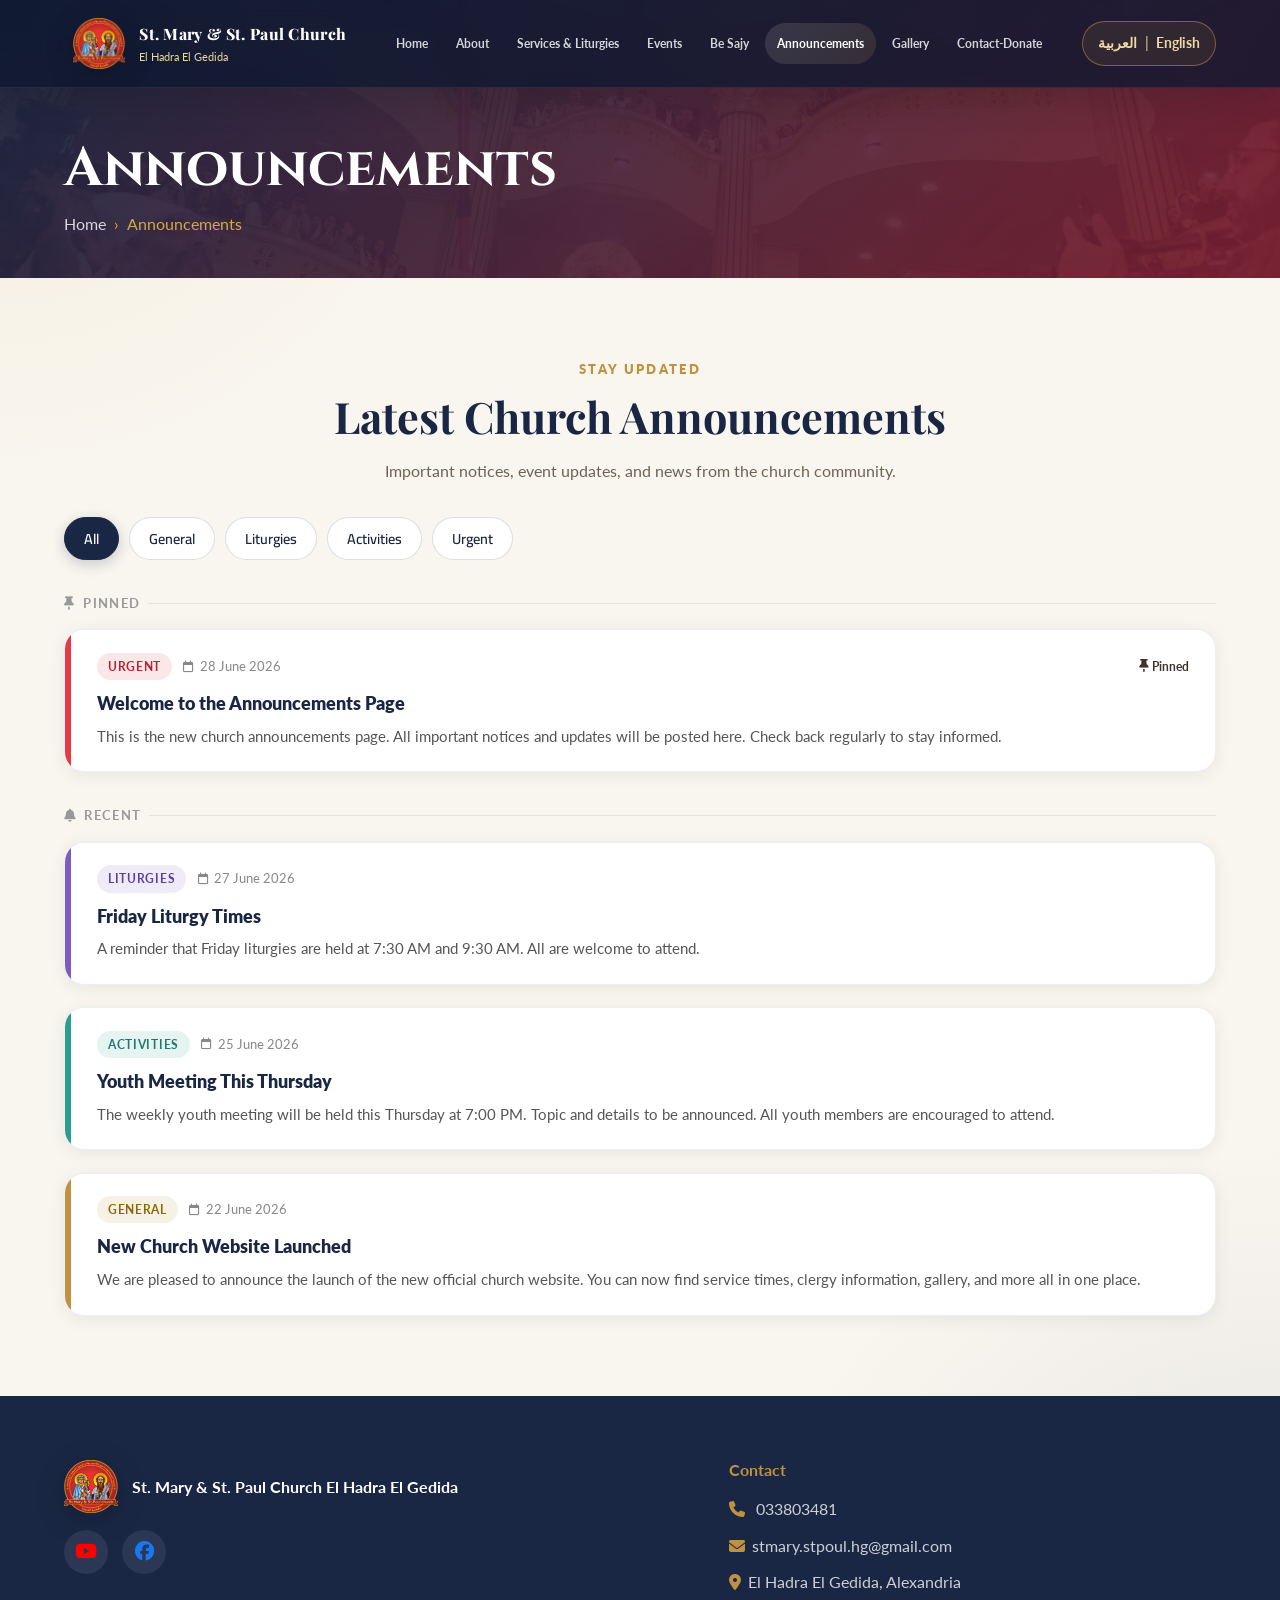
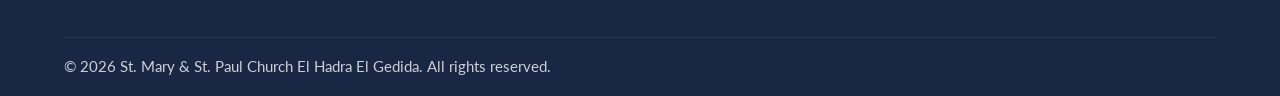
<file: pages/announcements.html>
<!DOCTYPE html>
<html lang="en" dir="ltr">
<head>
  <meta charset="UTF-8" />
  <meta name="viewport" content="width=device-width, initial-scale=1.0" />
  <title>Announcements - St. Mary &amp; St. Paul Church  El Hadra El Gedida</title>
  <link rel="icon" type="image/png" href="../assets/church-logo.png" />
  <link rel="preconnect" href="https://fonts.googleapis.com" />
  <link rel="preconnect" href="https://fonts.gstatic.com" crossorigin />
  <link href="https://fonts.googleapis.com/css2?family=Amiri:ital,wght@0,400;0,700;1,400&family=Cairo:wght@400;600;700;800&family=Cinzel:wght@400;600;700&family=Playfair+Display:wght@400;600;700&family=Lato:wght@300;400;700&display=swap" rel="stylesheet" />
  <link rel="stylesheet" href="https://cdnjs.cloudflare.com/ajax/libs/font-awesome/6.5.0/css/all.min.css" />
  <link rel="stylesheet" href="../css/styles.css" />
  <style>
    /* ── Filter Tabs ── */
    .ann-tabs {
      display:flex; flex-wrap:wrap; gap:.6rem; margin-bottom:2rem;
    }
    .ann-tab {
      padding:.5rem 1.2rem; border-radius:999px; border:1.5px solid rgba(26,39,68,.15);
      background:#fff; color:var(--navy); font-family:'Cairo',sans-serif; font-size:.9rem;
      font-weight:600; cursor:pointer; transition:all .18s;
    }
    .ann-tab:hover, .ann-tab.active {
      background:var(--navy); color:#fff; border-color:var(--navy);
    }
    .ann-tab.active { box-shadow:0 4px 14px rgba(26,39,68,.22); }

    /* ── Announcements Grid ── */
    .ann-grid {
      display:grid; gap:1.4rem;
    }

    /* ── Announcement Card ── */
    .ann-card {
      background:#fff; border-radius:20px; overflow:hidden;
      box-shadow:0 3px 18px rgba(0,0,0,.07); border:1px solid rgba(26,39,68,.07);
      display:grid; grid-template-columns:6px 1fr; transition:box-shadow .2s, transform .18s;
    }
    .ann-card:hover { box-shadow:0 8px 32px rgba(0,0,0,.12); transform:translateY(-2px); }
    .ann-card-accent { border-radius:0; }
    .ann-card-accent.cat-general  { background:var(--gold); }
    .ann-card-accent.cat-liturgy  { background:#7c5cbf; }
    .ann-card-accent.cat-activity { background:#2a9d8f; }
    .ann-card-accent.cat-urgent   { background:#e63946; }

    .ann-card-body { padding:1.4rem 1.6rem; }
    .ann-card-top {
      display:flex; align-items:center; gap:.7rem; flex-wrap:wrap; margin-bottom:.75rem;
    }
    .ann-cat-badge {
      font-size:.75rem; font-weight:700; padding:.2rem .7rem; border-radius:999px;
      text-transform:uppercase; letter-spacing:.06em;
    }
    .cat-general  .ann-cat-badge { background:rgba(192,160,83,.15); color:#8a6a00; }
    .cat-liturgy  .ann-cat-badge { background:rgba(124,92,191,.12); color:#5a3fa0; }
    .cat-activity .ann-cat-badge { background:rgba(42,157,143,.12); color:#1e7a6d; }
    .cat-urgent   .ann-cat-badge { background:rgba(230,57,70,.12);  color:#b52232; }

    .ann-date { font-size:.82rem; color:#888; display:flex; align-items:center; gap:.35rem; }
    .ann-date i { font-size:.75rem; }
    .ann-pinned { margin-left:auto; font-size:.78rem; color:var(--gold-dark); font-weight:700;
      display:flex; align-items:center; gap:.3rem; }
    .ann-card-title { font-size:1.1rem; font-weight:800; color:var(--navy); margin-bottom:.5rem; line-height:1.35; }
    .ann-card-body-text { color:#555; font-size:.95rem; line-height:1.65; }

    /* ── Empty state ── */
    .ann-empty {
      text-align:center; padding:4rem 2rem; color:#aaa;
      font-size:1.05rem; display:none;
    }
    .ann-empty i { font-size:2.5rem; margin-bottom:1rem; display:block; color:var(--gold); opacity:.4; }

    /* ── Pinned section ── */
    .ann-section-label {
      font-size:.82rem; font-weight:700; text-transform:uppercase; letter-spacing:.1em;
      color:#999; margin-bottom:.9rem; display:flex; align-items:center; gap:.5rem;
    }
    .ann-section-label::after { content:''; flex:1; height:1px; background:rgba(0,0,0,.08); }
  </style>
</head>
<body data-title-en="Announcements - St. Mary &amp; St. Paul Church  El Hadra El Gedida"
      data-title-ar="الإعلانات - كنيسة السيدة العذراء والقديس بولس الرسول الحضره الجديده"
      data-desc-en="Latest announcements from St. Mary &amp; St. Paul Church  El Hadra El Gedida."
      data-desc-ar="آخر إعلانات كنيسة السيدة العذراء والقديس بولس الرسول الحضره الجديده.">

<nav id="nav">
  <div class="nav-inner">
    <a href="../index.html" class="nav-brand">
      <img src="../assets/church-logo.png" alt="Church logo" class="brand-logo" />
      <div>
        <div class="brand-name" data-en="St. Mary &amp; St. Paul Church " data-ar="كنيسة السيدة العذراء والقديس بولس الرسول ">St. Mary &amp; St. Paul Church </div>
        <div class="brand-sub" data-en="El Hadra El Gedida" data-ar="الحضرة الجديدة">El Hadra El Gedida</div>
      </div>
    </a>
    <div class="nav-links">
      <a href="../index.html" data-en="Home" data-ar="الرئيسية">Home</a><a href="about.html" data-en="About" data-ar="عن الكنيسة">About</a><a href="services.html" data-en="Services &amp; Liturgies" data-ar="القداسات والخدمات">Services &amp; Liturgies</a><a href="events.html" data-en="Events" data-ar="الفعاليات">Events</a><a href="be-sajy.html" data-en="Be Sajy" data-ar="بي ساجي">Be Sajy</a><a href="announcements.html" class="active" data-en="Announcements" data-ar="الإعلانات">Announcements</a><a href="gallery.html" data-en="Gallery" data-ar="المعرض">Gallery</a><a href="contact.html" data-en="Contact-Donate" data-ar="اتصل بنا-تبرع">Contact-Donate</a>
    </div>
    <div class="nav-actions">
      <button class="lang-toggle" type="button" onclick="toggleLanguage()" aria-label="Language switch">
        <span>العربية</span><span class="sep">|</span><span>English</span>
      </button>
      <button class="hamburger" id="hamburger" onclick="toggleMenu()" aria-label="Toggle navigation">
        <span></span><span></span><span></span>
      </button>
    </div>
  </div>
</nav>
<div class="nav-mob" id="navMob">
  <button class="lang-toggle" type="button" onclick="toggleLanguage()" aria-label="Language switch">
    <span>العربية</span>
    <span class="sep">|</span>
    <span>English</span>
  </button>
  <a href="../index.html" data-en="Home" data-ar="الرئيسية">Home</a><a href="about.html" data-en="About" data-ar="عن الكنيسة">About</a><a href="services.html" data-en="Services &amp; Liturgies" data-ar="القداسات والخدمات">Services &amp; Liturgies</a><a href="events.html" data-en="Events" data-ar="الفعاليات">Events</a><a href="be-sajy.html" data-en="Be Sajy" data-ar="بي ساجي">Be Sajy</a><a href="announcements.html" class="active" data-en="Announcements" data-ar="الإعلانات">Announcements</a><a href="gallery.html" data-en="Gallery" data-ar="المعرض">Gallery</a><a href="contact.html" data-en="Contact-Donate" data-ar="اتصل بنا-تبرع">Contact-Donate</a>
</div>

<div class="pg-banner">
  <div class="container">
    <h1 data-en="Announcements" data-ar="الإعلانات">Announcements</h1>
    <div class="breadcrumb">
      <span data-en="Home" data-ar="الرئيسية">Home</span>
      <span class="bc-gold">›</span>
      <span class="bc-gold" data-en="Announcements" data-ar="الإعلانات">Announcements</span>
    </div>
  </div>
</div>

<section class="section">
  <div class="container">

    <div class="sec-hd reveal-up">
      <span class="eyebrow" data-en="Stay Updated" data-ar="ابقَ على اطلاع">Stay Updated</span>
      <h2 data-en="Latest Church Announcements" data-ar="آخر إعلانات الكنيسة">Latest Church Announcements</h2>
      <p data-en="Important notices, event updates, and news from the church community." data-ar="إشعارات مهمة وتحديثات الفعاليات وأخبار الأسرة الكنسية.">Important notices, event updates, and news from the church community.</p>
    </div>

    <!-- Filter Tabs -->
    <div class="ann-tabs reveal-up" id="ann-tabs">
      <button class="ann-tab active" data-filter="all" onclick="filterAnn('all')" data-en="All" data-ar="الكل">All</button>
      <button class="ann-tab" data-filter="general" onclick="filterAnn('general')" data-en="General" data-ar="عام">General</button>
      <button class="ann-tab" data-filter="liturgy" onclick="filterAnn('liturgy')" data-en="Liturgies" data-ar="القداسات">Liturgies</button>
      <button class="ann-tab" data-filter="activity" onclick="filterAnn('activity')" data-en="Activities" data-ar="الأنشطة">Activities</button>
      <button class="ann-tab" data-filter="urgent" onclick="filterAnn('urgent')" data-en="Urgent" data-ar="عاجل">Urgent</button>
    </div>

    <!-- Pinned -->
    <div class="ann-section-label reveal-up" id="pinned-label">
      <i class="fa-solid fa-thumbtack"></i>
      <span data-en="Pinned" data-ar="مثبت">Pinned</span>
    </div>
    <div class="ann-grid" id="pinned-grid">
      <div class="ann-card cat-urgent" data-category="urgent" data-pinned="true">
        <div class="ann-card-accent cat-urgent"></div>
        <div class="ann-card-body">
          <div class="ann-card-top">
            <span class="ann-cat-badge" data-en="Urgent" data-ar="عاجل">Urgent</span>
            <span class="ann-date"><i class="fa-regular fa-calendar"></i> 28 June 2026</span>
            <span class="ann-pinned"><i class="fa-solid fa-thumbtack"></i> <span data-en="Pinned" data-ar="مثبت">Pinned</span></span>
          </div>
          <div class="ann-card-title" data-en="Welcome to the Announcements Page" data-ar="أهلاً بك في صفحة الإعلانات">Welcome to the Announcements Page</div>
          <div class="ann-card-body-text" data-en="This is the new church announcements page. All important notices and updates will be posted here. Check back regularly to stay informed." data-ar="هذه هي صفحة الإعلانات الجديدة للكنيسة. ستُنشر هنا جميع الإشعارات والتحديثات المهمة. تابعوا الصفحة بانتظام للاطلاع على كل جديد.">This is the new church announcements page. All important notices and updates will be posted here. Check back regularly to stay informed.</div>
        </div>
      </div>
    </div>

    <!-- Regular -->
    <div class="ann-section-label reveal-up" style="margin-top:2rem" id="regular-label">
      <i class="fa-solid fa-bell"></i>
      <span data-en="Recent" data-ar="الأحدث">Recent</span>
    </div>
    <div class="ann-grid" id="regular-grid">
      <div class="ann-card cat-liturgy" data-category="liturgy">
        <div class="ann-card-accent cat-liturgy"></div>
        <div class="ann-card-body">
          <div class="ann-card-top">
            <span class="ann-cat-badge" data-en="Liturgies" data-ar="القداسات">Liturgies</span>
            <span class="ann-date"><i class="fa-regular fa-calendar"></i> 27 June 2026</span>
          </div>
          <div class="ann-card-title" data-en="Friday Liturgy Times" data-ar="مواعيد قداسات الجمعة">Friday Liturgy Times</div>
          <div class="ann-card-body-text" data-en="A reminder that Friday liturgies are held at 7:30 AM and 9:30 AM. All are welcome to attend." data-ar="تذكير بأن قداسات الجمعة تُقام في ٧:٣٠ ص و ٩:٣٠ ص. الجميع مدعوون للحضور.">A reminder that Friday liturgies are held at 7:30 AM and 9:30 AM. All are welcome to attend.</div>
        </div>
      </div>

      <div class="ann-card cat-activity" data-category="activity">
        <div class="ann-card-accent cat-activity"></div>
        <div class="ann-card-body">
          <div class="ann-card-top">
            <span class="ann-cat-badge" data-en="Activities" data-ar="الأنشطة">Activities</span>
            <span class="ann-date"><i class="fa-regular fa-calendar"></i> 25 June 2026</span>
          </div>
          <div class="ann-card-title" data-en="Youth Meeting This Thursday" data-ar="اجتماع الشباب هذا الخميس">Youth Meeting This Thursday</div>
          <div class="ann-card-body-text" data-en="The weekly youth meeting will be held this Thursday at 7:00 PM. Topic and details to be announced. All youth members are encouraged to attend." data-ar="يُعقد اجتماع الشباب الأسبوعي هذا الخميس الساعة ٧:٠٠ م. سيُعلن عن الموضوع والتفاصيل. يُشجع جميع الشباب على الحضور.">The weekly youth meeting will be held this Thursday at 7:00 PM. Topic and details to be announced. All youth members are encouraged to attend.</div>
        </div>
      </div>

      <div class="ann-card cat-general" data-category="general">
        <div class="ann-card-accent cat-general"></div>
        <div class="ann-card-body">
          <div class="ann-card-top">
            <span class="ann-cat-badge" data-en="General" data-ar="عام">General</span>
            <span class="ann-date"><i class="fa-regular fa-calendar"></i> 22 June 2026</span>
          </div>
          <div class="ann-card-title" data-en="New Church Website Launched" data-ar="إطلاق الموقع الرسمي الجديد للكنيسة">New Church Website Launched</div>
          <div class="ann-card-body-text" data-en="We are pleased to announce the launch of the new official church website. You can now find service times, clergy information, gallery, and more all in one place." data-ar="يسعدنا الإعلان عن إطلاق الموقع الرسمي الجديد للكنيسة. يمكنكم الآن الاطلاع على مواعيد الخدمات ومعلومات الكهنة والمعرض وغير ذلك الكثير في مكان واحد.">We are pleased to announce the launch of the new official church website. You can now find service times, clergy information, gallery, and more all in one place.</div>
        </div>
      </div>
    </div>

    <div class="ann-empty" id="ann-empty">
      <i class="fa-regular fa-bell-slash"></i>
      <span data-en="No announcements in this category." data-ar="لا توجد إعلانات في هذه الفئة.">No announcements in this category.</span>
    </div>

  </div>
</section>

<footer id="footer">
  <div class="container">
    <div class="foot-grid">
      <div class="foot-about">
        <div class="foot-logo">
          <img src="../assets/church-logo.png" alt="Church logo" class="foot-logo-img" />
          <span data-en="St. Mary &amp; St. Paul Church  El Hadra El Gedida" data-ar="كنيسة السيدة العذراء والقديس بولس الرسول الحضره الجديده">St. Mary &amp; St. Paul Church  El Hadra El Gedida</span>
        </div>
        <div class="foot-social">
          <a href="https://www.youtube.com/@St.Mary_St.Paul_HG" target="_blank" rel="noopener" aria-label="YouTube"><i class="fa-brands fa-youtube" style="color:#ff0000"></i></a>
          <a href="https://www.facebook.com/St.MarySt.Paul.HG/" target="_blank" rel="noopener" aria-label="Facebook"><i class="fa-brands fa-facebook" style="color:#1877f2"></i></a>
        </div>
      </div>

      <div class="foot-col">
        <h4 data-en="Contact" data-ar="التواصل">Contact</h4>
        <ul class="contact-list">
          <li><i class="fa-solid fa-phone"></i> <a href="tel:033803481">033803481</a></li>
          <li><i class="fa-solid fa-envelope"></i><a href="mailto:stmary.stpoul.hg@gmail.com">stmary.stpoul.hg@gmail.com</a></li>
          <li><i class="fa-solid fa-location-dot"></i><a href="https://maps.app.goo.gl/TsvVpz9CCjcPpRaT8" target="_blank" rel="noopener" data-en="El Hadra El Gedida, Alexandria" data-ar="الحضرة الجديدة، الإسكندرية">El Hadra El Gedida, Alexandria</a></li>
        </ul>
      </div>
    </div>

    <div class="foot-bottom">
      <span data-en="© 2026 St. Mary &amp; St. Paul Church  El Hadra El Gedida. All rights reserved." data-ar="© 2026 كنيسة السيدة العذراء والقديس بولس الرسول الحضره الجديده. جميع الحقوق محفوظة.">© 2026 St. Mary &amp; St. Paul Church  El Hadra El Gedida. All rights reserved.</span>
    </div>
  </div>
</footer>

<button id="btt" onclick="window.scrollTo({top:0,behavior:'smooth'})" title="Back to top">
  <i class="fa-solid fa-chevron-up"></i>
</button>
<script src="../js/main.js"></script>
<script>
function filterAnn(cat) {
  // Update tabs
  document.querySelectorAll('.ann-tab').forEach(t => {
    t.classList.toggle('active', t.dataset.filter === cat);
  });

  const allCards = document.querySelectorAll('.ann-card');
  let visible = 0;
  allCards.forEach(card => {
    const show = cat === 'all' || card.dataset.category === cat;
    card.style.display = show ? 'grid' : 'none';
    if(show) visible++;
  });

  document.getElementById('ann-empty').style.display = visible === 0 ? 'block' : 'none';

  // Hide section labels if all cards in that section hidden
  const pinnedVisible = [...document.querySelectorAll('#pinned-grid .ann-card')].some(c => c.style.display !== 'none');
  document.getElementById('pinned-label').style.display = pinnedVisible ? 'flex' : 'none';
  document.getElementById('pinned-grid').style.display = pinnedVisible ? 'grid' : 'none';

  const regularVisible = [...document.querySelectorAll('#regular-grid .ann-card')].some(c => c.style.display !== 'none');
  document.getElementById('regular-label').style.display = regularVisible ? 'flex' : 'none';
  document.getElementById('regular-grid').style.display = regularVisible ? 'grid' : 'none';
}
</script>
</body>
</html>
</file>
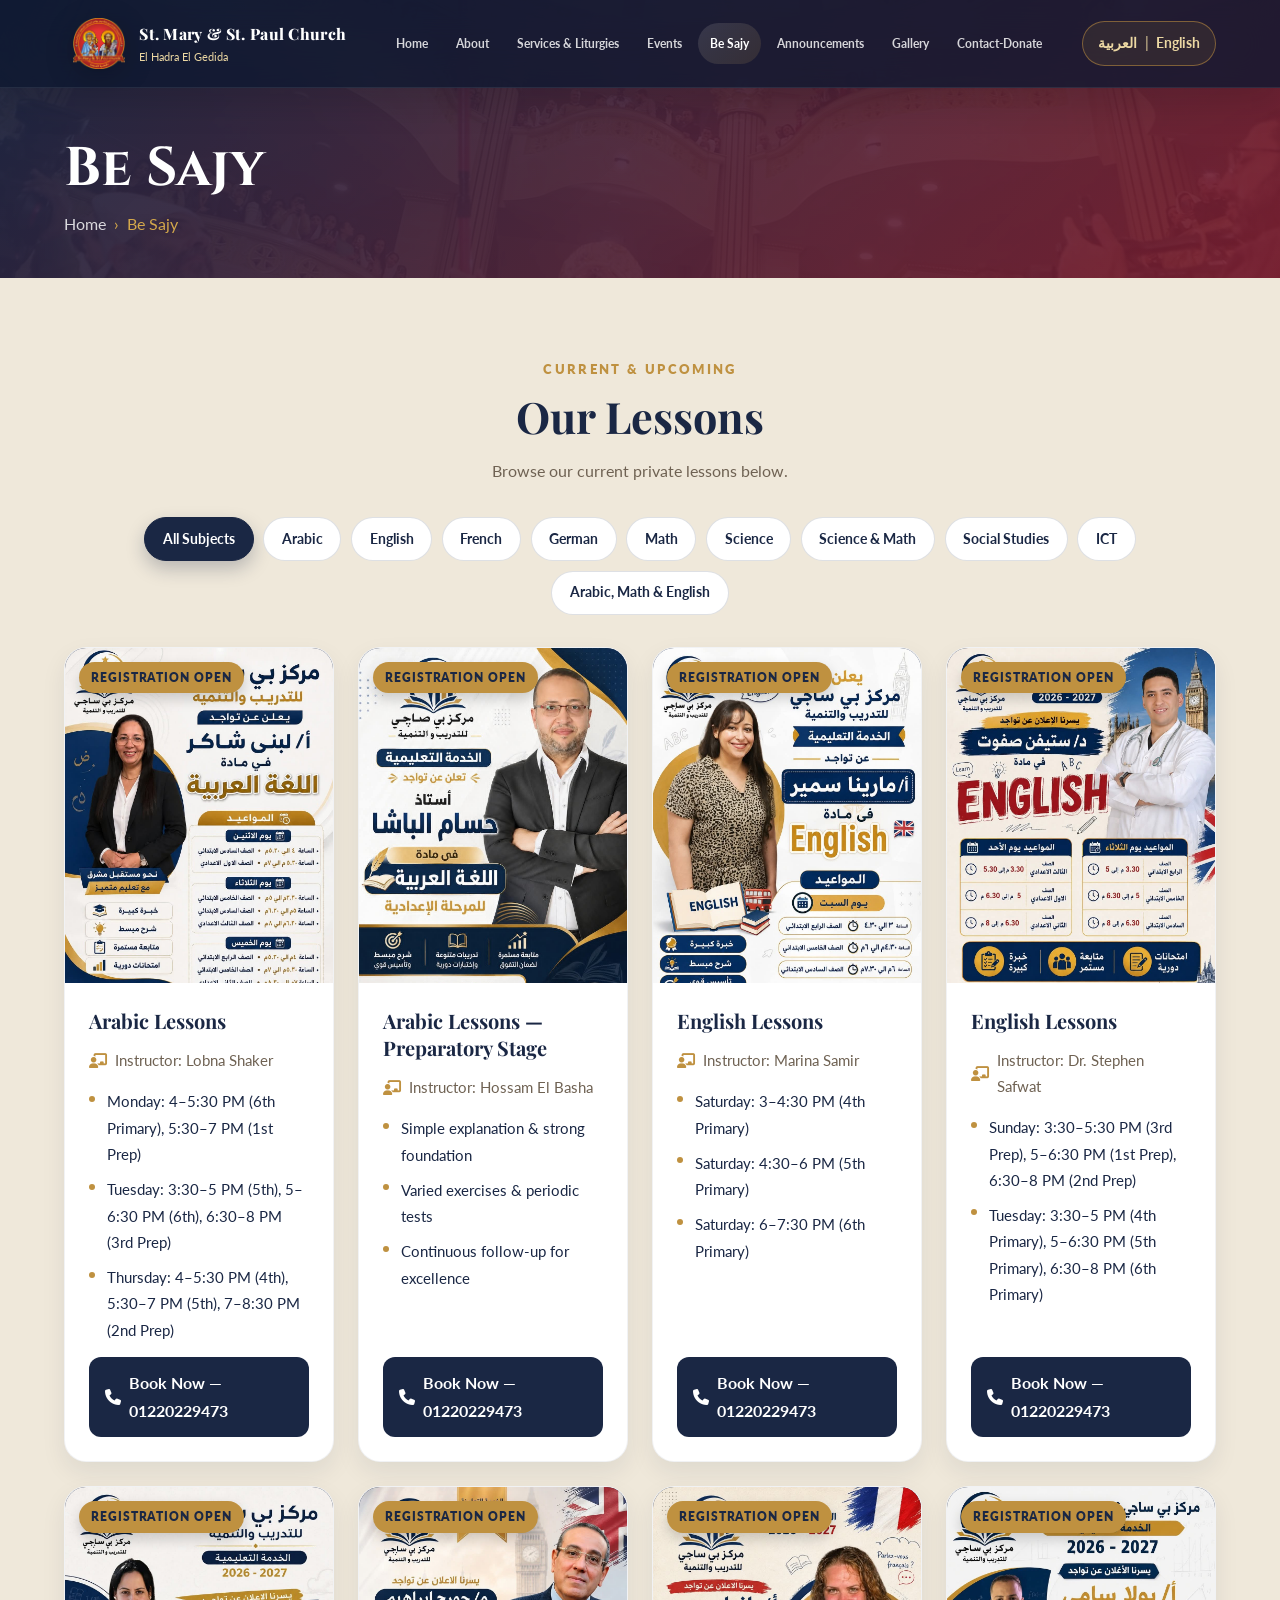
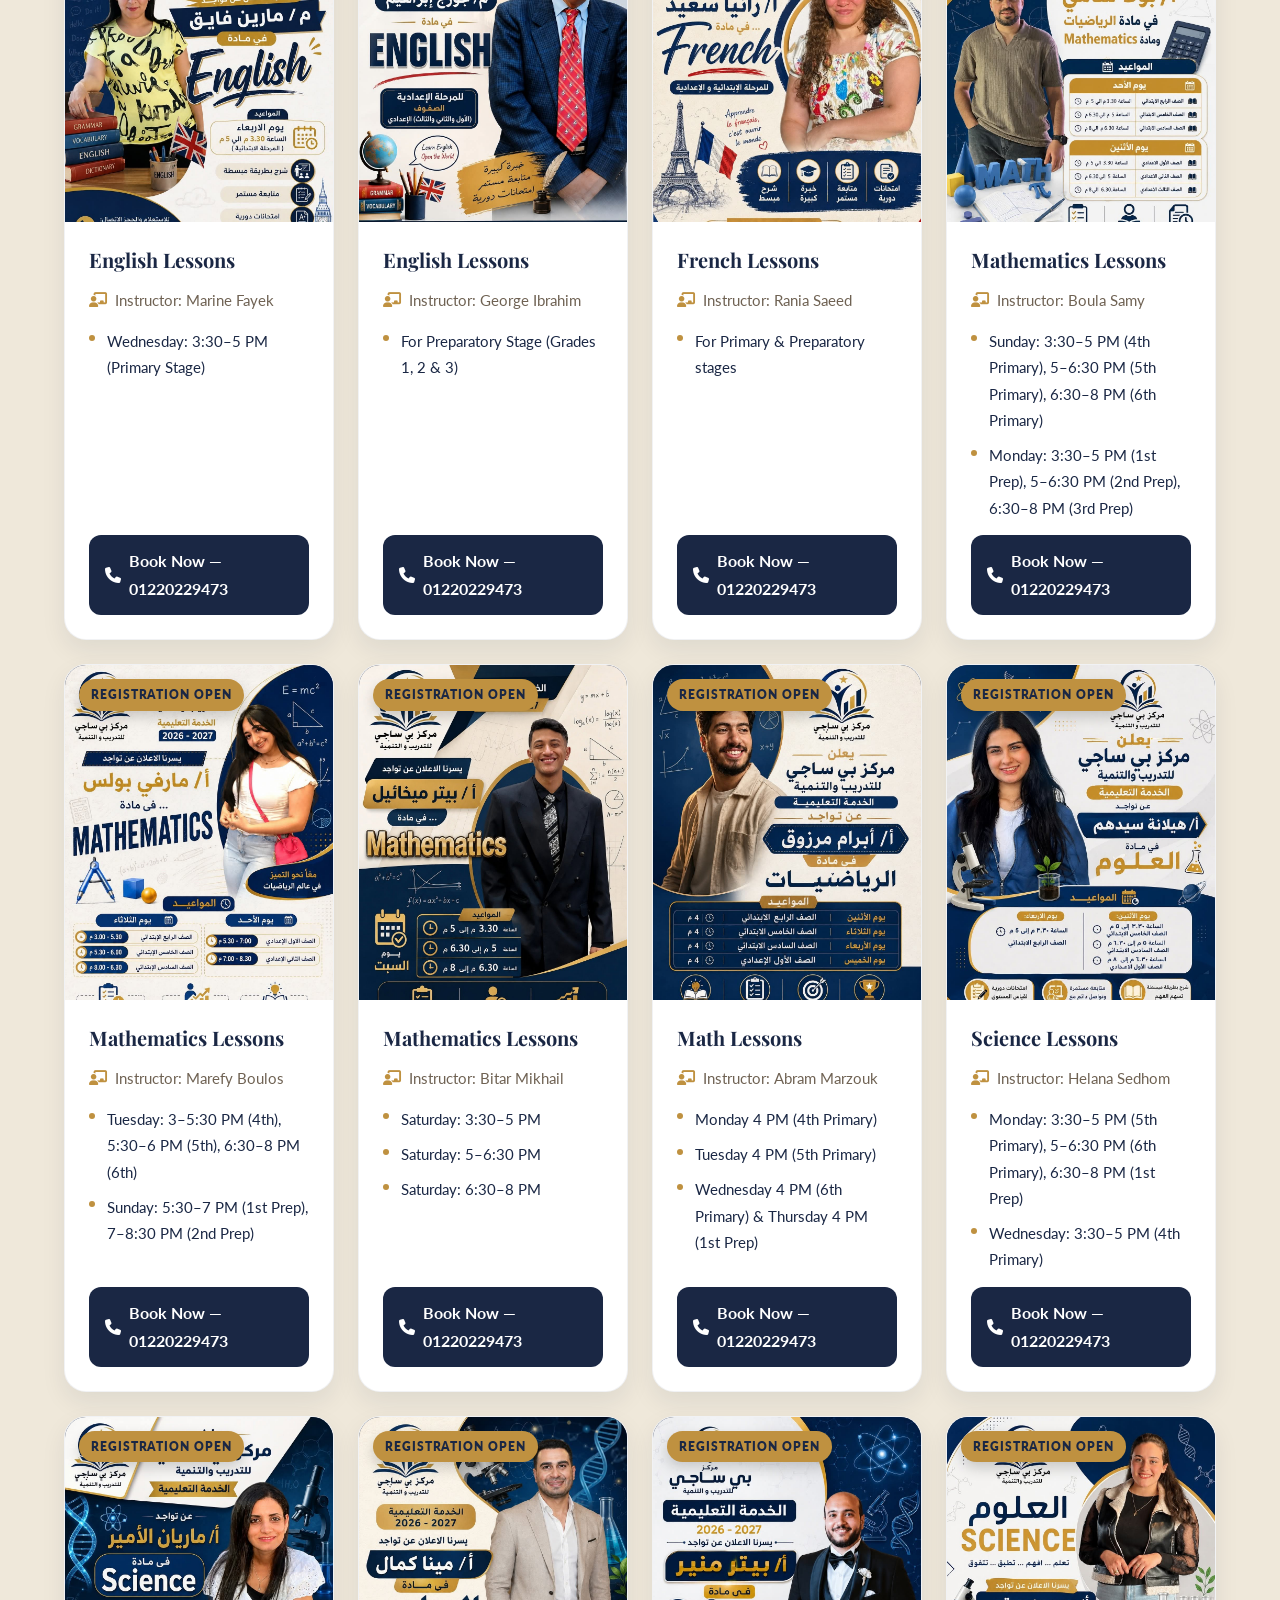
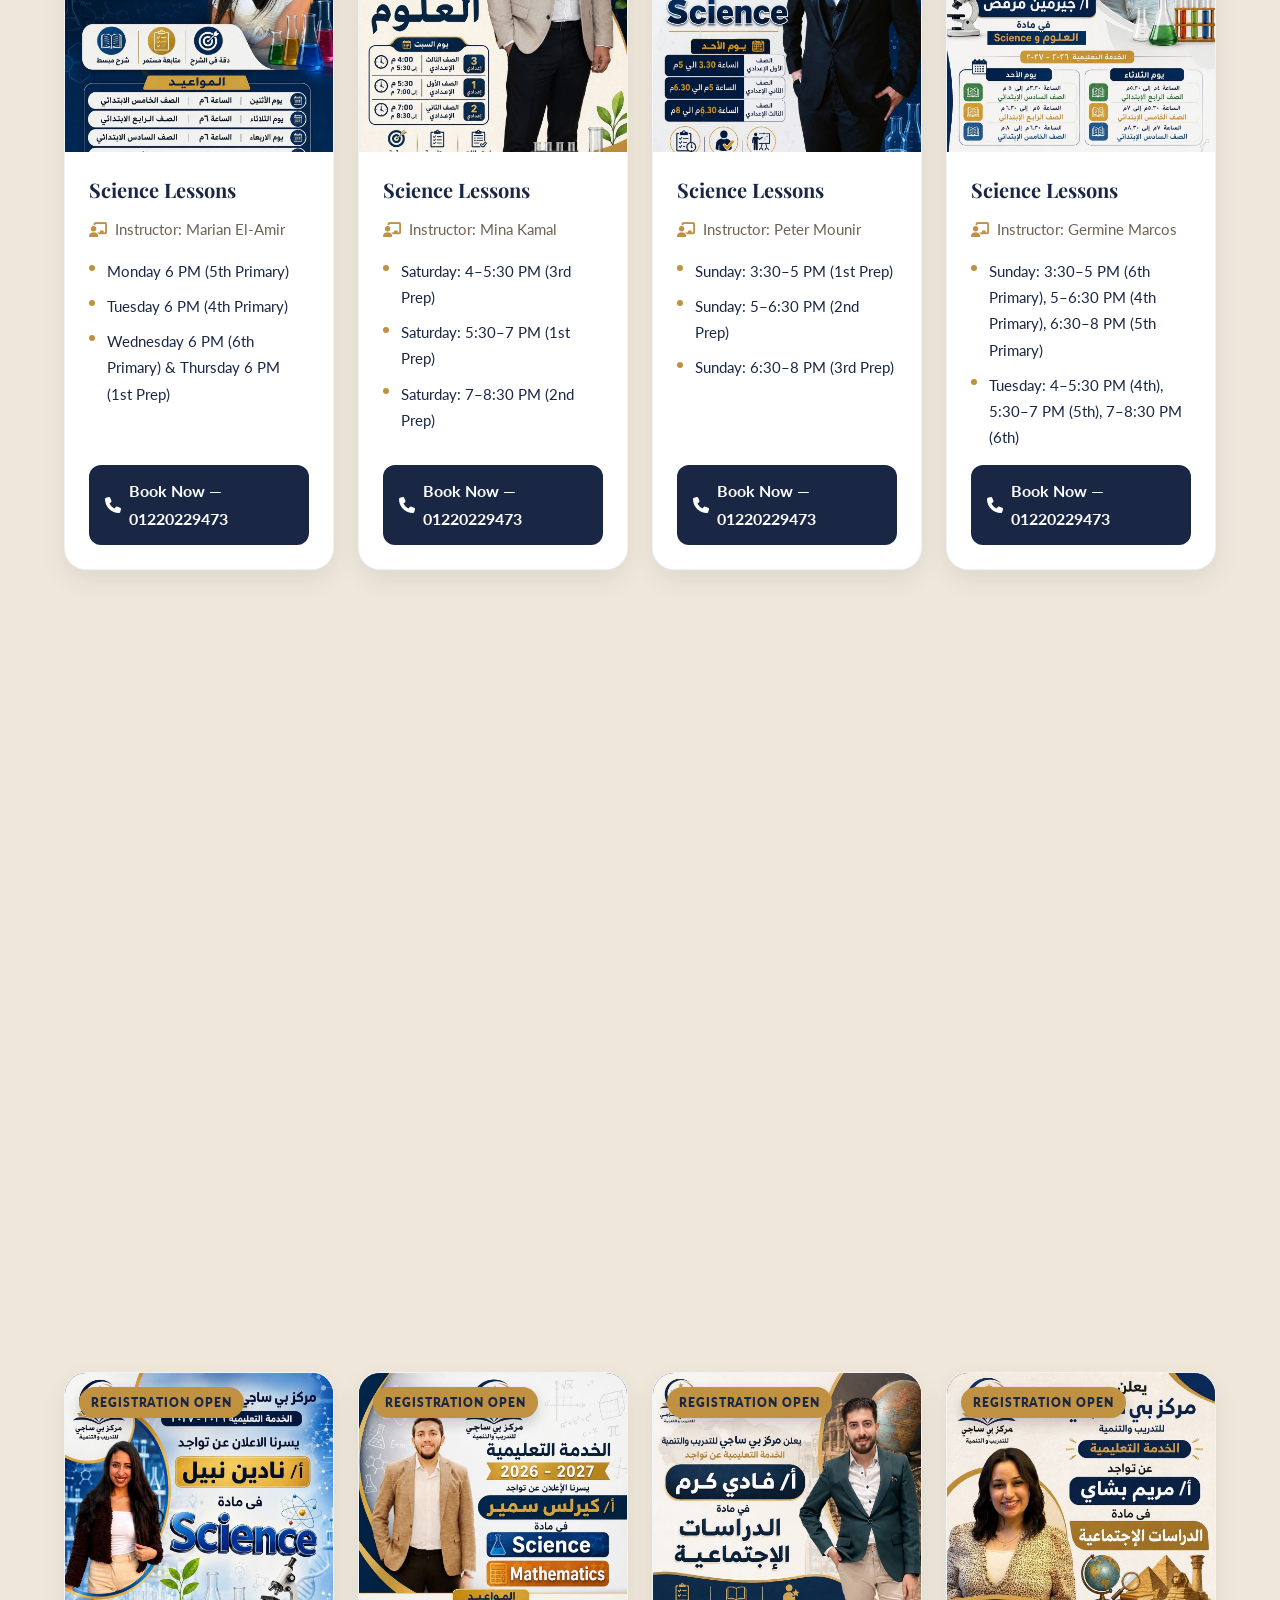
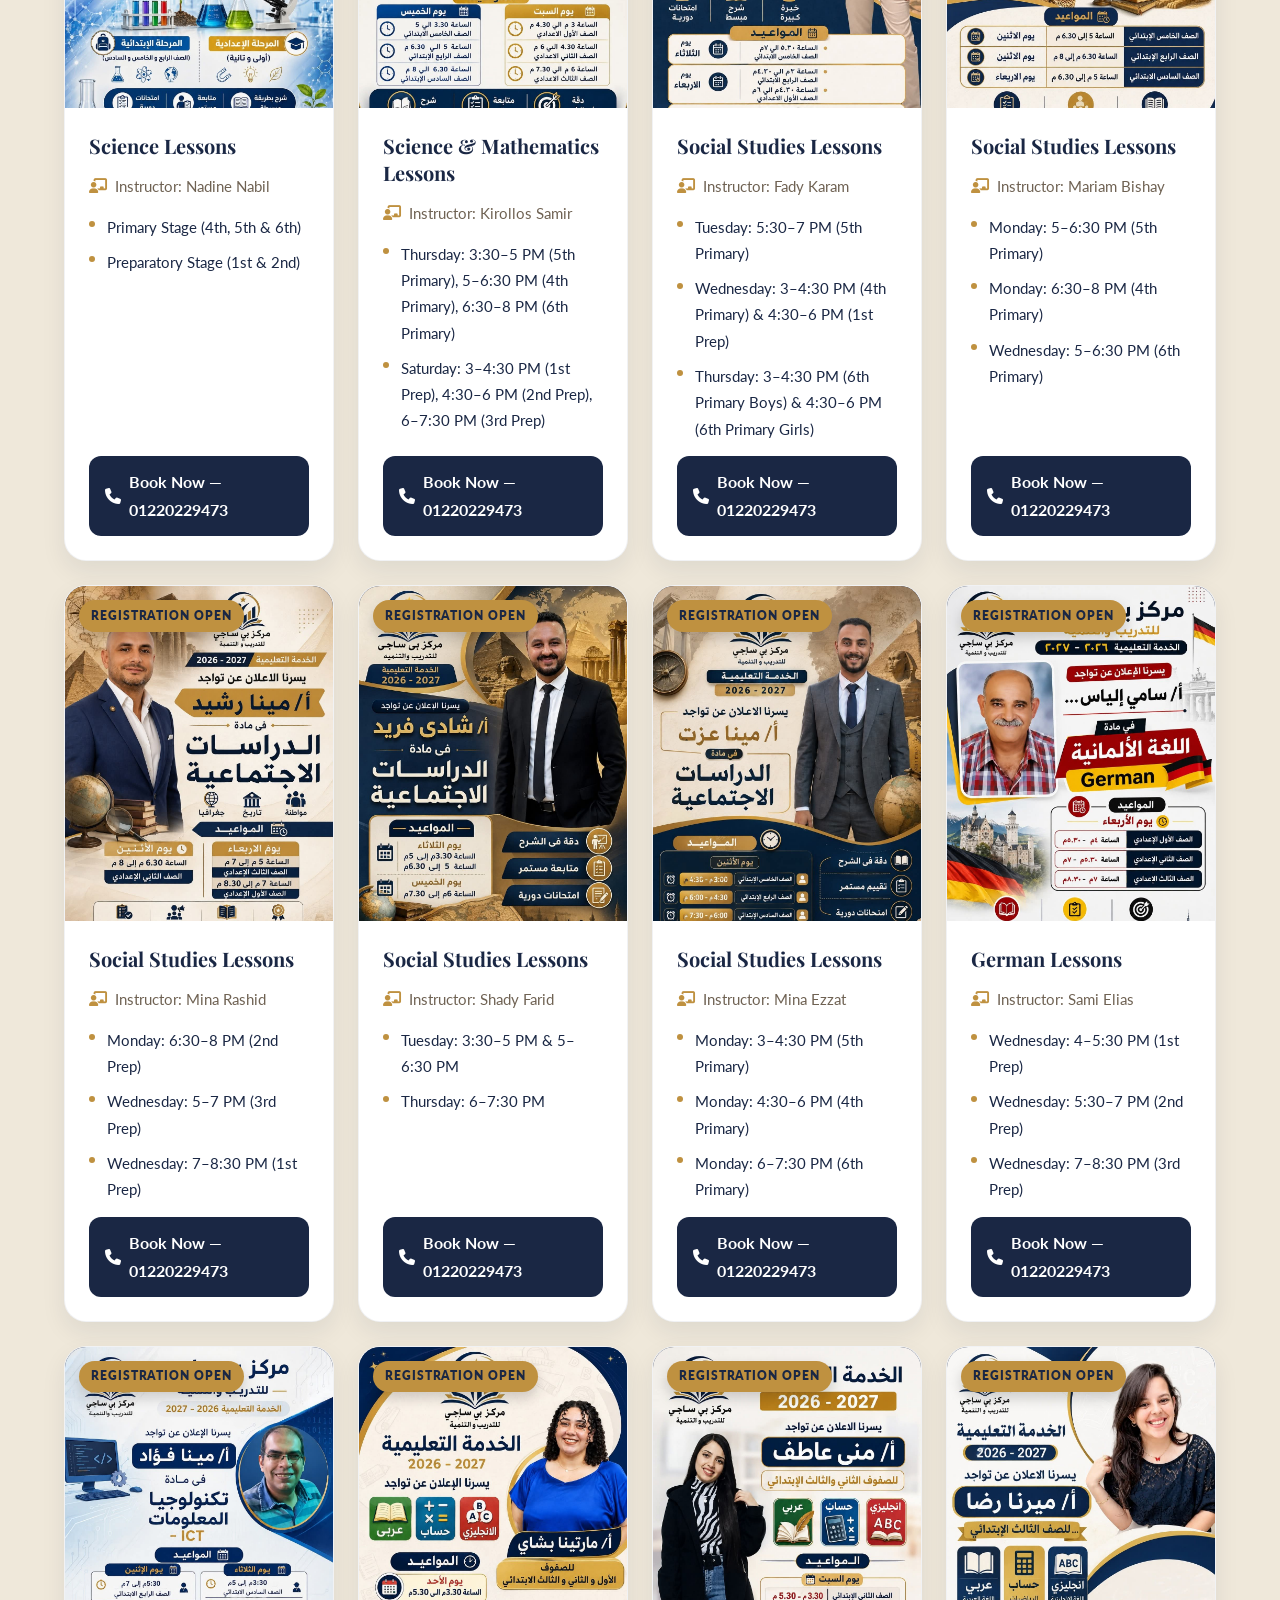
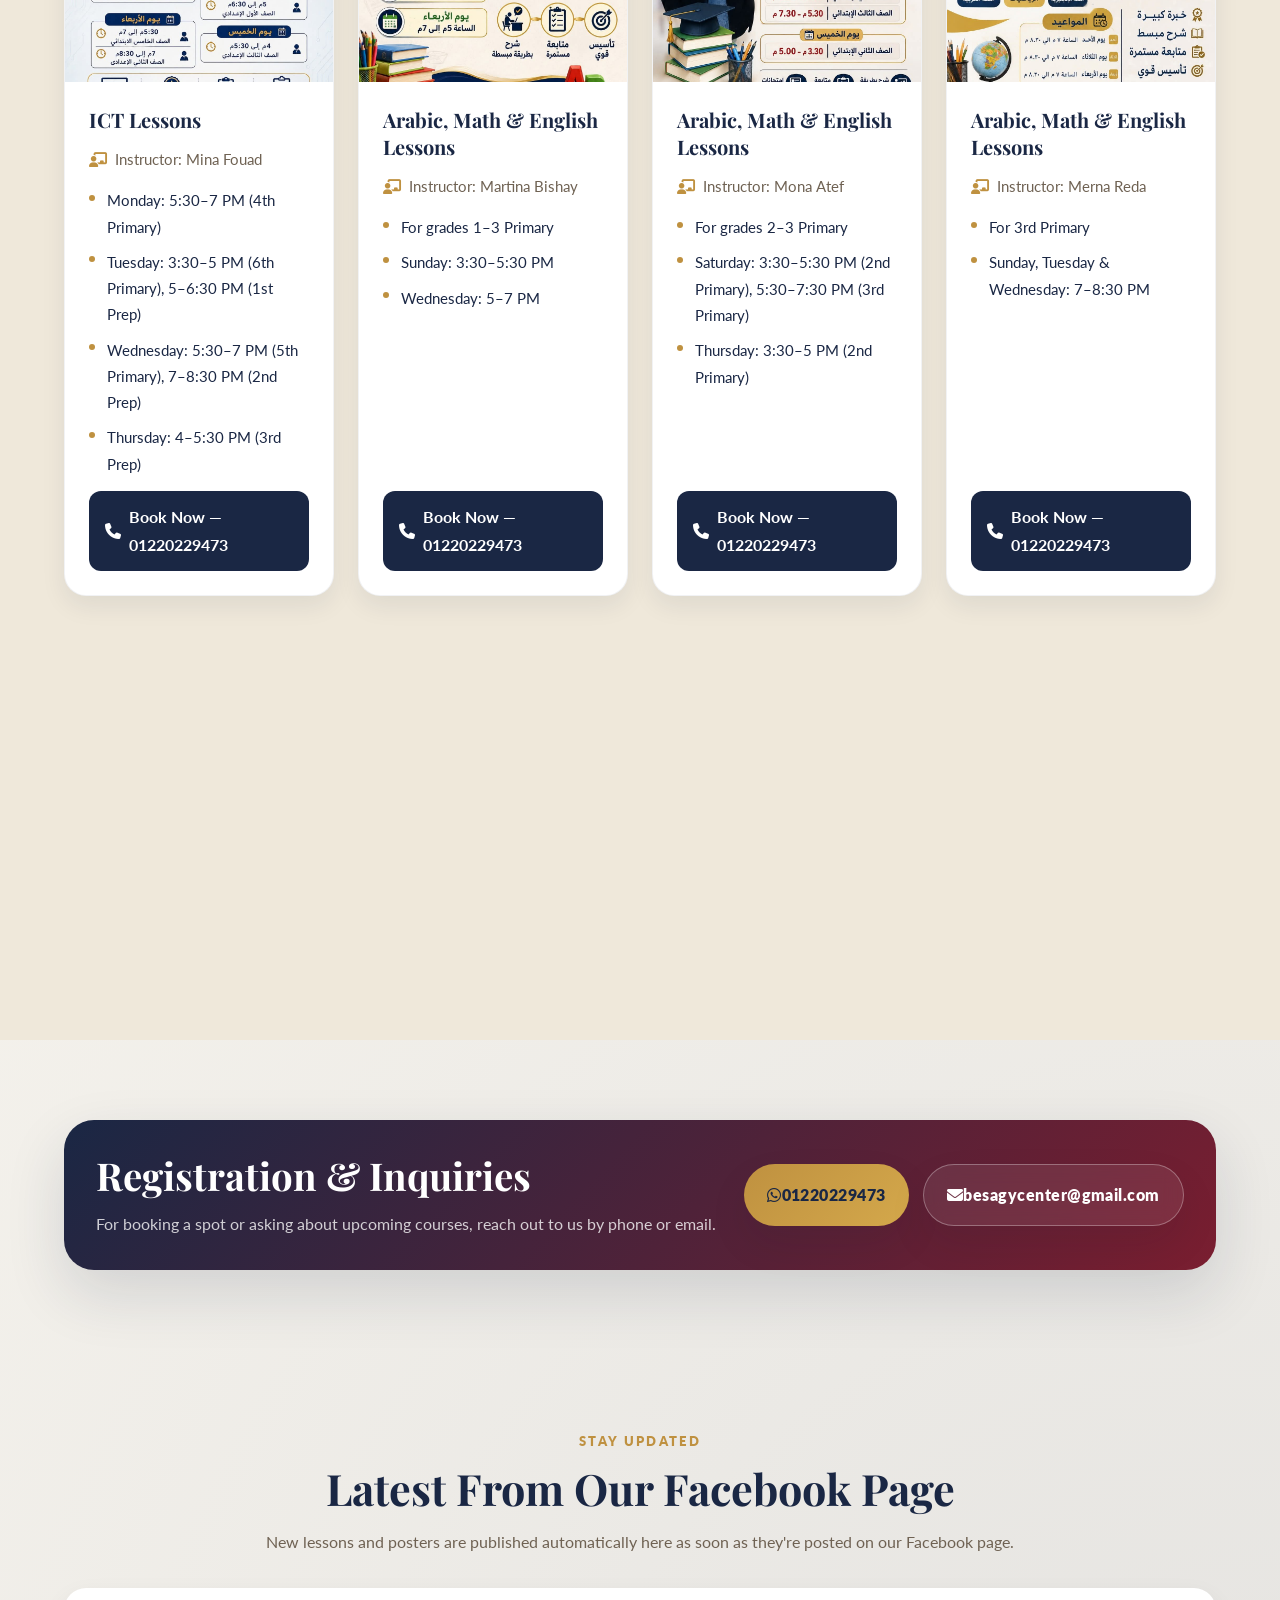
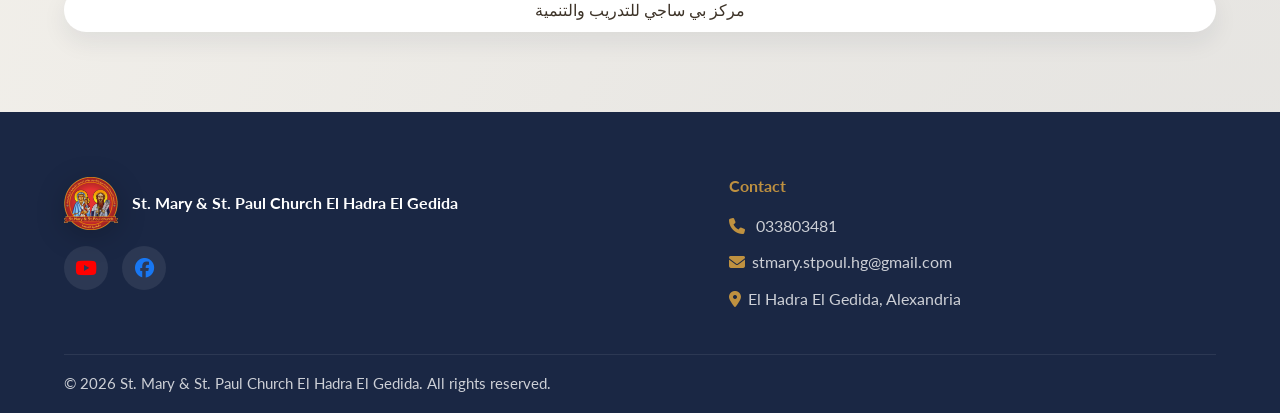
<file: pages/be-sajy.html>
<!DOCTYPE html>
<html lang="en" dir="ltr">
<head>
  <meta charset="UTF-8" />
  <meta name="viewport" content="width=device-width, initial-scale=1.0" />
  <meta name="description" content="Be Sajy Training & Development Center, affiliated with St. Mary & St. Paul Church, offering practical skills courses for the community." />
  <title>Be Sajy - St. Mary &amp; St. Paul Church</title>
  <link rel="icon" type="image/png" href="../assets/church-logo.png" />
  <link rel="preconnect" href="https://fonts.googleapis.com" />
  <link rel="preconnect" href="https://fonts.gstatic.com" crossorigin />
  <link href="https://fonts.googleapis.com/css2?family=Amiri:ital,wght@0,400;0,700;1,400&family=Cairo:wght@400;600;700;800&family=Cinzel:wght@400;600;700&family=Playfair+Display:wght@400;600;700&family=Lato:wght@300;400;700&display=swap" rel="stylesheet" />
  <link rel="stylesheet" href="https://cdnjs.cloudflare.com/ajax/libs/font-awesome/6.5.0/css/all.min.css" />
  <link rel="stylesheet" href="../css/styles.css" />
</head>
<body data-title-en="Be Sajy - St. Mary &amp; St. Paul Church" data-title-ar="بي ساجي - كنيسة السيدة العذراء والقديس بولس الرسول الحضره الجديده" data-desc-en="Be Sajy Training &amp; Development Center, affiliated with St. Mary &amp; St. Paul Church, offering practical skills courses for the community." data-desc-ar="مركز بي ساجي للتدريب والتنمية، التابع لكنيسة السيدة العذراء والقديس بولس الرسول، يقدّم دورات تدريبية عملية لأبناء الرعية.">
<div id="fb-root"></div>
<script async defer crossorigin="anonymous" src="https://connect.facebook.net/ar_AR/sdk.js#xfbml=1&version=v19.0"></script>
  
<nav id="nav">
  <div class="nav-inner">
    <a href="../index.html" class="nav-brand">
      <img src="../assets/church-logo.png" alt="Church logo" class="brand-logo" />
      <div>
        <div class="brand-name" data-en="St. Mary &amp; St. Paul Church " data-ar="كنيسة السيدة العذراء والقديس بولس الرسول ">St. Mary &amp; St. Paul Church</div>
        <div class="brand-sub" data-en="El Hadra El Gedida" data-ar="الحضرة الجديدة">El Hadra El Gedida</div>
      </div>
    </a>

    <div class="nav-links">
      <a href="../index.html" data-en="Home" data-ar="الرئيسية">Home</a><a href="about.html" data-en="About" data-ar="عن الكنيسة">About</a><a href="services.html" data-en="Services &amp; Liturgies" data-ar="القداسات والخدمات">Services &amp; Liturgies</a><a href="events.html" data-en="Events" data-ar="الفعاليات">Events</a><a href="be-sajy.html" class="active" data-en="Be Sajy" data-ar="بي ساجي">Be Sajy</a><a href="announcements.html" data-en="Announcements" data-ar="الإعلانات">Announcements</a><a href="gallery.html" data-en="Gallery" data-ar="المعرض">Gallery</a><a href="contact.html" data-en="Contact-Donate" data-ar="اتصل بنا-تبرع">Contact-Donate</a>
    </div>

    <div class="nav-actions">
      <button class="lang-toggle" type="button" onclick="toggleLanguage()" aria-label="Language switch">
        <span>العربية</span>
        <span class="sep">|</span>
        <span>English</span>
      </button>
      <button class="hamburger" id="hamburger" onclick="toggleMenu()" aria-label="Toggle navigation">
        <span></span><span></span><span></span>
      </button>
    </div>
  </div>
</nav>

<div class="nav-mob" id="navMob">
  <button class="lang-toggle" type="button" onclick="toggleLanguage()" aria-label="Language switch">
    <span>العربية</span>
    <span class="sep">|</span>
    <span>English</span>
  </button>
  <a href="../index.html" data-en="Home" data-ar="الرئيسية">Home</a><a href="about.html" data-en="About" data-ar="عن الكنيسة">About</a><a href="services.html" data-en="Services &amp; Liturgies" data-ar="القداسات والخدمات">Services &amp; Liturgies</a><a href="events.html" data-en="Events" data-ar="الفعاليات">Events</a><a href="be-sajy.html" class="active" data-en="Be Sajy" data-ar="بي ساجي">Be Sajy</a><a href="announcements.html" data-en="Announcements" data-ar="الإعلانات">Announcements</a><a href="gallery.html" data-en="Gallery" data-ar="المعرض">Gallery</a><a href="contact.html" data-en="Contact-Donate" data-ar="اتصل بنا-تبرع">Contact-Donate</a>
</div>

  
<div class="pg-banner">
  <div class="container">
    <h1 data-en="Be Sajy" data-ar="بي ساجي">Be Sajy</h1>
    <div class="breadcrumb"><span data-en="Home" data-ar="الرئيسية">Home</span> <span class="bc-gold">›</span> <span class="bc-gold" data-en="Be Sajy" data-ar="بي ساجي">Be Sajy</span></div>
  </div>
</div>

<section class="section sec--alt">
  <div class="container">
    <div class="sec-hd">
      <span class="eyebrow" data-en="Current &amp; Upcoming" data-ar="الحالي والقادم">Current &amp; Upcoming</span>
      <h2 data-en="Our Lessons" data-ar="الدروس">Our Lessons</h2>
      <p data-en="Browse our current private lessons below." data-ar="تصفّح الدروس الحالية أدناه.">Browse our current private lessons below.</p>
    </div>

    <div class="subject-filters" role="group" aria-label="Filter lessons by subject">
      <button type="button" class="subject-filter active" data-filter="all" data-en="All Subjects" data-ar="كل المواد">All Subjects</button>
      <button type="button" class="subject-filter" data-filter="arabic" data-en="Arabic" data-ar="اللغة العربية">Arabic</button>
      <button type="button" class="subject-filter" data-filter="english" data-en="English" data-ar="اللغة الإنجليزية">English</button>
      <button type="button" class="subject-filter" data-filter="french" data-en="French" data-ar="اللغة الفرنسية">French</button>
      <button type="button" class="subject-filter" data-filter="german" data-en="German" data-ar="اللغة الألمانية">German</button>
      <button type="button" class="subject-filter" data-filter="math" data-en="Math" data-ar="الرياضيات">Math</button>
      <button type="button" class="subject-filter" data-filter="science" data-en="Science" data-ar="العلوم">Science</button>
      <button type="button" class="subject-filter" data-filter="science-math" data-en="Science &amp; Math" data-ar="العلوم والرياضيات">Science &amp; Math</button>
      <button type="button" class="subject-filter" data-filter="social" data-en="Social Studies" data-ar="الدراسات الاجتماعية">Social Studies</button>
      <button type="button" class="subject-filter" data-filter="ict" data-en="ICT" data-ar="تكنولوجيا المعلومات">ICT</button>
      <button type="button" class="subject-filter" data-filter="multi" data-en="Arabic, Math &amp; English" data-ar="عربي وحساب وانجليزي">Arabic, Math &amp; English</button>
    </div>

    <div class="grid-4 course-grid">

      <div class="course-card reveal-up" data-subject="arabic">
        <div class="course-media">
          <span class="course-badge" data-en="Registration Open" data-ar="الحجز متاح">Registration Open</span>
          <img src="../assets/lesson_arabic_lobna.jpg" alt="Arabic Lessons — Lobna Shaker" />
        </div>
        <div class="course-body">
          <h3 class="course-title" data-en="Arabic Lessons" data-ar="دروس اللغة العربية">Arabic Lessons</h3>
          <div class="course-instructor"><i class="fa-solid fa-chalkboard-user"></i><span data-en="Instructor: Lobna Shaker" data-ar="الأستاذة: لبنى شاكر">Instructor: Lobna Shaker</span></div>
          <ul class="course-tags">
            <li data-en="Monday: 4–5:30 PM (6th Primary), 5:30–7 PM (1st Prep)" data-ar="الاثنين: 4 - 5.30 م (سادس ابتدائي)، 5.30 - 7 م (أول إعدادي)">Monday: 4–5:30 PM (6th Primary), 5:30–7 PM (1st Prep)</li>
            <li data-en="Tuesday: 3:30–5 PM (5th), 5–6:30 PM (6th), 6:30–8 PM (3rd Prep)" data-ar="الثلاثاء: 3.30 - 5 م (خامس)، 5 - 6.30 م (سادس)، 6.30 - 8 م (ثالث إعدادي)">Tuesday: 3:30–5 PM (5th), 5–6:30 PM (6th), 6:30–8 PM (3rd Prep)</li>
            <li data-en="Thursday: 4–5:30 PM (4th), 5:30–7 PM (5th), 7–8:30 PM (2nd Prep)" data-ar="الخميس: 4 - 5.30 م (رابع)، 5.30 - 7 م (خامس)، 7 - 8.30 م (ثاني إعدادي)">Thursday: 4–5:30 PM (4th), 5:30–7 PM (5th), 7–8:30 PM (2nd Prep)</li>
          </ul>
          <a class="course-cta" href="tel:01220229473"><i class="fa-solid fa-phone"></i><span data-en="Book Now — 01220229473" data-ar="للحجز والتواصل - 01220229473">Book Now — 01220229473</span></a>
        </div>
      </div>
      <div class="course-card reveal-up" data-subject="arabic">
        <div class="course-media">
          <span class="course-badge" data-en="Registration Open" data-ar="الحجز متاح">Registration Open</span>
          <img src="../assets/lesson_arabic_hossam.jpg" alt="Arabic Lessons — Preparatory Stage — Hossam El Basha" />
        </div>
        <div class="course-body">
          <h3 class="course-title" data-en="Arabic Lessons — Preparatory Stage" data-ar="دروس اللغة العربية - للمرحلة الإعدادية">Arabic Lessons — Preparatory Stage</h3>
          <div class="course-instructor"><i class="fa-solid fa-chalkboard-user"></i><span data-en="Instructor: Hossam El Basha" data-ar="الأستاذ: حسام الباشا">Instructor: Hossam El Basha</span></div>
          <ul class="course-tags">
            <li data-en="Simple explanation &amp; strong foundation" data-ar="شرح مبسط وتأسيس قوي">Simple explanation &amp; strong foundation</li>
            <li data-en="Varied exercises &amp; periodic tests" data-ar="تدريبات متنوعة واختبارات دورية">Varied exercises &amp; periodic tests</li>
            <li data-en="Continuous follow-up for excellence" data-ar="متابعة مستمرة لضمان التفوق">Continuous follow-up for excellence</li>
          </ul>
          <a class="course-cta" href="tel:01220229473"><i class="fa-solid fa-phone"></i><span data-en="Book Now — 01220229473" data-ar="للحجز والتواصل - 01220229473">Book Now — 01220229473</span></a>
        </div>
      </div>
      <div class="course-card reveal-up" data-subject="english">
        <div class="course-media">
          <span class="course-badge" data-en="Registration Open" data-ar="الحجز متاح">Registration Open</span>
          <img src="../assets/lesson_english_marina.jpg" alt="English Lessons — Marina Samir" />
        </div>
        <div class="course-body">
          <h3 class="course-title" data-en="English Lessons" data-ar="دروس اللغة الإنجليزية">English Lessons</h3>
          <div class="course-instructor"><i class="fa-solid fa-chalkboard-user"></i><span data-en="Instructor: Marina Samir" data-ar="الأستاذة: مارينا سمير">Instructor: Marina Samir</span></div>
          <ul class="course-tags">
            <li data-en="Saturday: 3–4:30 PM (4th Primary)" data-ar="السبت: 3 - 4.30 م (الرابع الابتدائي)">Saturday: 3–4:30 PM (4th Primary)</li>
            <li data-en="Saturday: 4:30–6 PM (5th Primary)" data-ar="السبت: 4.30 - 6 م (الخامس الابتدائي)">Saturday: 4:30–6 PM (5th Primary)</li>
            <li data-en="Saturday: 6–7:30 PM (6th Primary)" data-ar="السبت: 6 - 7.30 م (السادس الابتدائي)">Saturday: 6–7:30 PM (6th Primary)</li>
          </ul>
          <a class="course-cta" href="tel:01220229473"><i class="fa-solid fa-phone"></i><span data-en="Book Now — 01220229473" data-ar="للحجز والتواصل - 01220229473">Book Now — 01220229473</span></a>
        </div>
      </div>
      <div class="course-card reveal-up" data-subject="english">
        <div class="course-media">
          <span class="course-badge" data-en="Registration Open" data-ar="الحجز متاح">Registration Open</span>
          <img src="../assets/lesson_english_stephen.jpg" alt="English Lessons — Dr. Stephen Safwat" />
        </div>
        <div class="course-body">
          <h3 class="course-title" data-en="English Lessons" data-ar="دروس اللغة الإنجليزية">English Lessons</h3>
          <div class="course-instructor"><i class="fa-solid fa-chalkboard-user"></i><span data-en="Instructor: Dr. Stephen Safwat" data-ar="د: ستيفن صفوت">Instructor: Dr. Stephen Safwat</span></div>
          <ul class="course-tags">
            <li data-en="Sunday: 3:30–5:30 PM (3rd Prep), 5–6:30 PM (1st Prep), 6:30–8 PM (2nd Prep)" data-ar="الأحد: 3.30 - 5.30 م (ثالث إعدادي)، 5 - 6.30 م (أول إعدادي)، 6.30 - 8 م (ثاني إعدادي)">Sunday: 3:30–5:30 PM (3rd Prep), 5–6:30 PM (1st Prep), 6:30–8 PM (2nd Prep)</li>
            <li data-en="Tuesday: 3:30–5 PM (4th Primary), 5–6:30 PM (5th Primary), 6:30–8 PM (6th Primary)" data-ar="الثلاثاء: 3.30 - 5 م (رابع ابتدائي)، 5 - 6.30 م (خامس ابتدائي)، 6.30 - 8 م (سادس ابتدائي)">Tuesday: 3:30–5 PM (4th Primary), 5–6:30 PM (5th Primary), 6:30–8 PM (6th Primary)</li>
          </ul>
          <a class="course-cta" href="tel:01220229473"><i class="fa-solid fa-phone"></i><span data-en="Book Now — 01220229473" data-ar="للحجز والتواصل - 01220229473">Book Now — 01220229473</span></a>
        </div>
      </div>
      <div class="course-card reveal-up" data-subject="english">
        <div class="course-media">
          <span class="course-badge" data-en="Registration Open" data-ar="الحجز متاح">Registration Open</span>
          <img src="../assets/lesson_english_marine_fayek.jpg" alt="English Lessons — Marine Fayek" />
        </div>
        <div class="course-body">
          <h3 class="course-title" data-en="English Lessons" data-ar="دروس اللغة الإنجليزية">English Lessons</h3>
          <div class="course-instructor"><i class="fa-solid fa-chalkboard-user"></i><span data-en="Instructor: Marine Fayek" data-ar="م: مارين فايق">Instructor: Marine Fayek</span></div>
          <ul class="course-tags">
            <li data-en="Wednesday: 3:30–5 PM (Primary Stage)" data-ar="الأربعاء: 3.30 - 5 م (المرحلة الابتدائية)">Wednesday: 3:30–5 PM (Primary Stage)</li>
          </ul>
          <a class="course-cta" href="tel:01220229473"><i class="fa-solid fa-phone"></i><span data-en="Book Now — 01220229473" data-ar="للحجز والتواصل - 01220229473">Book Now — 01220229473</span></a>
        </div>
      </div>
      <div class="course-card reveal-up" data-subject="english">
        <div class="course-media">
          <span class="course-badge" data-en="Registration Open" data-ar="الحجز متاح">Registration Open</span>
          <img src="../assets/lesson_english_george_ibrahim.jpg" alt="English Lessons — George Ibrahim" />
        </div>
        <div class="course-body">
          <h3 class="course-title" data-en="English Lessons" data-ar="دروس اللغة الإنجليزية">English Lessons</h3>
          <div class="course-instructor"><i class="fa-solid fa-chalkboard-user"></i><span data-en="Instructor: George Ibrahim" data-ar="م: جورج إبراهيم">Instructor: George Ibrahim</span></div>
          <ul class="course-tags">
            <li data-en="For Preparatory Stage (Grades 1, 2 &amp; 3)" data-ar="للمرحلة الإعدادية (الصفوف الأول والثاني والثالث)">For Preparatory Stage (Grades 1, 2 &amp; 3)</li>
          </ul>
          <a class="course-cta" href="tel:01220229473"><i class="fa-solid fa-phone"></i><span data-en="Book Now — 01220229473" data-ar="للحجز والتواصل - 01220229473">Book Now — 01220229473</span></a>
        </div>
      </div>
      <div class="course-card reveal-up" data-subject="french">
        <div class="course-media">
          <span class="course-badge" data-en="Registration Open" data-ar="الحجز متاح">Registration Open</span>
          <img src="../assets/lesson_french_rania_saeed.jpg" alt="French Lessons — Rania Saeed" />
        </div>
        <div class="course-body">
          <h3 class="course-title" data-en="French Lessons" data-ar="دروس اللغة الفرنسية">French Lessons</h3>
          <div class="course-instructor"><i class="fa-solid fa-chalkboard-user"></i><span data-en="Instructor: Rania Saeed" data-ar="الأستاذة: رانيا سعيد">Instructor: Rania Saeed</span></div>
          <ul class="course-tags">
            <li data-en="For Primary &amp; Preparatory stages" data-ar="للمرحلة الابتدائية والإعدادية">For Primary &amp; Preparatory stages</li>
          </ul>
          <a class="course-cta" href="tel:01220229473"><i class="fa-solid fa-phone"></i><span data-en="Book Now — 01220229473" data-ar="للحجز والتواصل - 01220229473">Book Now — 01220229473</span></a>
        </div>
      </div>
      <div class="course-card reveal-up" data-subject="math">
        <div class="course-media">
          <span class="course-badge" data-en="Registration Open" data-ar="الحجز متاح">Registration Open</span>
          <img src="../assets/lesson_math_boula.jpg" alt="Mathematics Lessons — Boula Samy" />
        </div>
        <div class="course-body">
          <h3 class="course-title" data-en="Mathematics Lessons" data-ar="دروس الرياضيات">Mathematics Lessons</h3>
          <div class="course-instructor"><i class="fa-solid fa-chalkboard-user"></i><span data-en="Instructor: Boula Samy" data-ar="الأستاذ: بولا سامي">Instructor: Boula Samy</span></div>
          <ul class="course-tags">
            <li data-en="Sunday: 3:30–5 PM (4th Primary), 5–6:30 PM (5th Primary), 6:30–8 PM (6th Primary)" data-ar="الأحد: 3.30 - 5 م (رابع ابتدائي)، 5 - 6.30 م (خامس ابتدائي)، 6.30 - 8 م (سادس ابتدائي)">Sunday: 3:30–5 PM (4th Primary), 5–6:30 PM (5th Primary), 6:30–8 PM (6th Primary)</li>
            <li data-en="Monday: 3:30–5 PM (1st Prep), 5–6:30 PM (2nd Prep), 6:30–8 PM (3rd Prep)" data-ar="الاثنين: 3.30 - 5 م (أول إعدادي)، 5 - 6.30 م (ثاني إعدادي)، 6.30 - 8 م (ثالث إعدادي)">Monday: 3:30–5 PM (1st Prep), 5–6:30 PM (2nd Prep), 6:30–8 PM (3rd Prep)</li>
          </ul>
          <a class="course-cta" href="tel:01220229473"><i class="fa-solid fa-phone"></i><span data-en="Book Now — 01220229473" data-ar="للحجز والتواصل - 01220229473">Book Now — 01220229473</span></a>
        </div>
      </div>
      <div class="course-card reveal-up" data-subject="math">
        <div class="course-media">
          <span class="course-badge" data-en="Registration Open" data-ar="الحجز متاح">Registration Open</span>
          <img src="../assets/lesson_math_marefy_boulos.jpg" alt="Mathematics Lessons — Marefy Boulos" />
        </div>
        <div class="course-body">
          <h3 class="course-title" data-en="Mathematics Lessons" data-ar="دروس الرياضيات">Mathematics Lessons</h3>
          <div class="course-instructor"><i class="fa-solid fa-chalkboard-user"></i><span data-en="Instructor: Marefy Boulos" data-ar="الأستاذة: مارفي بولس">Instructor: Marefy Boulos</span></div>
          <ul class="course-tags">
            <li data-en="Tuesday: 3–5:30 PM (4th), 5:30–6 PM (5th), 6:30–8 PM (6th)" data-ar="الثلاثاء: 3 - 5.30 م (رابع)، 5.30 - 6 م (خامس)، 6.30 - 8 م (سادس)">Tuesday: 3–5:30 PM (4th), 5:30–6 PM (5th), 6:30–8 PM (6th)</li>
            <li data-en="Sunday: 5:30–7 PM (1st Prep), 7–8:30 PM (2nd Prep)" data-ar="الأحد: 5.30 - 7 م (أول إعدادي)، 7 - 8.30 م (ثاني إعدادي)">Sunday: 5:30–7 PM (1st Prep), 7–8:30 PM (2nd Prep)</li>
          </ul>
          <a class="course-cta" href="tel:01220229473"><i class="fa-solid fa-phone"></i><span data-en="Book Now — 01220229473" data-ar="للحجز والتواصل - 01220229473">Book Now — 01220229473</span></a>
        </div>
      </div>
      <div class="course-card reveal-up" data-subject="math">
        <div class="course-media">
          <span class="course-badge" data-en="Registration Open" data-ar="الحجز متاح">Registration Open</span>
          <img src="../assets/lesson_math_bitar_mikhail.jpg" alt="Mathematics Lessons — Bitar Mikhail" />
        </div>
        <div class="course-body">
          <h3 class="course-title" data-en="Mathematics Lessons" data-ar="دروس الرياضيات">Mathematics Lessons</h3>
          <div class="course-instructor"><i class="fa-solid fa-chalkboard-user"></i><span data-en="Instructor: Bitar Mikhail" data-ar="الأستاذ: بيتر ميخائيل">Instructor: Bitar Mikhail</span></div>
          <ul class="course-tags">
            <li data-en="Saturday: 3:30–5 PM" data-ar="السبت: 3.30 - 5 م">Saturday: 3:30–5 PM</li>
            <li data-en="Saturday: 5–6:30 PM" data-ar="السبت: 5 - 6.30 م">Saturday: 5–6:30 PM</li>
            <li data-en="Saturday: 6:30–8 PM" data-ar="السبت: 6.30 - 8 م">Saturday: 6:30–8 PM</li>
          </ul>
          <a class="course-cta" href="tel:01220229473"><i class="fa-solid fa-phone"></i><span data-en="Book Now — 01220229473" data-ar="للحجز والتواصل - 01220229473">Book Now — 01220229473</span></a>
        </div>
      </div>
      <div class="course-card reveal-up" data-subject="math">
        <div class="course-media">
          <span class="course-badge" data-en="Registration Open" data-ar="الحجز متاح">Registration Open</span>
          <img src="../assets/lesson_math_abram.jpg" alt="Math Lessons — Abram Marzouk" />
        </div>
        <div class="course-body">
          <h3 class="course-title" data-en="Math Lessons" data-ar="دروس الرياضيات">Math Lessons</h3>
          <div class="course-instructor"><i class="fa-solid fa-chalkboard-user"></i><span data-en="Instructor: Abram Marzouk" data-ar="الأستاذ: أبرام مرزوق">Instructor: Abram Marzouk</span></div>
          <ul class="course-tags">
            <li data-en="Monday 4 PM (4th Primary)" data-ar="الاثنين 4 م (رابع ابتدائي)">Monday 4 PM (4th Primary)</li>
            <li data-en="Tuesday 4 PM (5th Primary)" data-ar="الثلاثاء 4 م (خامس ابتدائي)">Tuesday 4 PM (5th Primary)</li>
            <li data-en="Wednesday 4 PM (6th Primary) &amp; Thursday 4 PM (1st Prep)" data-ar="الأربعاء 4 م (سادس ابتدائي) والخميس 4 م (أول إعدادي)">Wednesday 4 PM (6th Primary) &amp; Thursday 4 PM (1st Prep)</li>
          </ul>
          <a class="course-cta" href="tel:01220229473"><i class="fa-solid fa-phone"></i><span data-en="Book Now — 01220229473" data-ar="للحجز والتواصل - 01220229473">Book Now — 01220229473</span></a>
        </div>
      </div>
      <div class="course-card reveal-up" data-subject="science">
        <div class="course-media">
          <span class="course-badge" data-en="Registration Open" data-ar="الحجز متاح">Registration Open</span>
          <img src="../assets/lesson_science_helana.jpg" alt="Science Lessons — Helana Sedhom" />
        </div>
        <div class="course-body">
          <h3 class="course-title" data-en="Science Lessons" data-ar="دروس العلوم">Science Lessons</h3>
          <div class="course-instructor"><i class="fa-solid fa-chalkboard-user"></i><span data-en="Instructor: Helana Sedhom" data-ar="الأستاذة: هيلانة سيدهم">Instructor: Helana Sedhom</span></div>
          <ul class="course-tags">
            <li data-en="Monday: 3:30–5 PM (5th Primary), 5–6:30 PM (6th Primary), 6:30–8 PM (1st Prep)" data-ar="الاثنين: 3.30 - 5 م (خامس ابتدائي)، 5 - 6.30 م (سادس ابتدائي)، 6.30 - 8 م (أول إعدادي)">Monday: 3:30–5 PM (5th Primary), 5–6:30 PM (6th Primary), 6:30–8 PM (1st Prep)</li>
            <li data-en="Wednesday: 3:30–5 PM (4th Primary)" data-ar="الأربعاء: 3.30 - 5 م (رابع ابتدائي)">Wednesday: 3:30–5 PM (4th Primary)</li>
          </ul>
          <a class="course-cta" href="tel:01220229473"><i class="fa-solid fa-phone"></i><span data-en="Book Now — 01220229473" data-ar="للحجز والتواصل - 01220229473">Book Now — 01220229473</span></a>
        </div>
      </div>
      <div class="course-card reveal-up" data-subject="science">
        <div class="course-media">
          <span class="course-badge" data-en="Registration Open" data-ar="الحجز متاح">Registration Open</span>
          <img src="../assets/lesson_science_marian.jpg" alt="Science Lessons — Marian El-Amir" />
        </div>
        <div class="course-body">
          <h3 class="course-title" data-en="Science Lessons" data-ar="دروس العلوم">Science Lessons</h3>
          <div class="course-instructor"><i class="fa-solid fa-chalkboard-user"></i><span data-en="Instructor: Marian El-Amir" data-ar="الأستاذة: ماريان الأمير">Instructor: Marian El-Amir</span></div>
          <ul class="course-tags">
            <li data-en="Monday 6 PM (5th Primary)" data-ar="الاثنين 6 م (خامس ابتدائي)">Monday 6 PM (5th Primary)</li>
            <li data-en="Tuesday 6 PM (4th Primary)" data-ar="الثلاثاء 6 م (رابع ابتدائي)">Tuesday 6 PM (4th Primary)</li>
            <li data-en="Wednesday 6 PM (6th Primary) &amp; Thursday 6 PM (1st Prep)" data-ar="الأربعاء 6 م (سادس ابتدائي) والخميس 6 م (أول إعدادي)">Wednesday 6 PM (6th Primary) &amp; Thursday 6 PM (1st Prep)</li>
          </ul>
          <a class="course-cta" href="tel:01220229473"><i class="fa-solid fa-phone"></i><span data-en="Book Now — 01220229473" data-ar="للحجز والتواصل - 01220229473">Book Now — 01220229473</span></a>
        </div>
      </div>
      <div class="course-card reveal-up" data-subject="science">
        <div class="course-media">
          <span class="course-badge" data-en="Registration Open" data-ar="الحجز متاح">Registration Open</span>
          <img src="../assets/lesson_science_mina_kamal.jpg" alt="Science Lessons — Mina Kamal" />
        </div>
        <div class="course-body">
          <h3 class="course-title" data-en="Science Lessons" data-ar="دروس العلوم">Science Lessons</h3>
          <div class="course-instructor"><i class="fa-solid fa-chalkboard-user"></i><span data-en="Instructor: Mina Kamal" data-ar="الأستاذ: مينا كمال">Instructor: Mina Kamal</span></div>
          <ul class="course-tags">
            <li data-en="Saturday: 4–5:30 PM (3rd Prep)" data-ar="السبت: 4 - 5.30 م (ثالث إعدادي)">Saturday: 4–5:30 PM (3rd Prep)</li>
            <li data-en="Saturday: 5:30–7 PM (1st Prep)" data-ar="السبت: 5.30 - 7 م (أول إعدادي)">Saturday: 5:30–7 PM (1st Prep)</li>
            <li data-en="Saturday: 7–8:30 PM (2nd Prep)" data-ar="السبت: 7 - 8.30 م (ثاني إعدادي)">Saturday: 7–8:30 PM (2nd Prep)</li>
          </ul>
          <a class="course-cta" href="tel:01220229473"><i class="fa-solid fa-phone"></i><span data-en="Book Now — 01220229473" data-ar="للحجز والتواصل - 01220229473">Book Now — 01220229473</span></a>
        </div>
      </div>
      <div class="course-card reveal-up" data-subject="science">
        <div class="course-media">
          <span class="course-badge" data-en="Registration Open" data-ar="الحجز متاح">Registration Open</span>
          <img src="../assets/lesson_science_peter_mounir.jpg" alt="Science Lessons — Peter Mounir" />
        </div>
        <div class="course-body">
          <h3 class="course-title" data-en="Science Lessons" data-ar="دروس العلوم">Science Lessons</h3>
          <div class="course-instructor"><i class="fa-solid fa-chalkboard-user"></i><span data-en="Instructor: Peter Mounir" data-ar="الأستاذ: بيتر منير">Instructor: Peter Mounir</span></div>
          <ul class="course-tags">
            <li data-en="Sunday: 3:30–5 PM (1st Prep)" data-ar="الأحد: 3.30 - 5 م (أول إعدادي)">Sunday: 3:30–5 PM (1st Prep)</li>
            <li data-en="Sunday: 5–6:30 PM (2nd Prep)" data-ar="الأحد: 5 - 6.30 م (ثاني إعدادي)">Sunday: 5–6:30 PM (2nd Prep)</li>
            <li data-en="Sunday: 6:30–8 PM (3rd Prep)" data-ar="الأحد: 6.30 - 8 م (ثالث إعدادي)">Sunday: 6:30–8 PM (3rd Prep)</li>
          </ul>
          <a class="course-cta" href="tel:01220229473"><i class="fa-solid fa-phone"></i><span data-en="Book Now — 01220229473" data-ar="للحجز والتواصل - 01220229473">Book Now — 01220229473</span></a>
        </div>
      </div>
      <div class="course-card reveal-up" data-subject="science">
        <div class="course-media">
          <span class="course-badge" data-en="Registration Open" data-ar="الحجز متاح">Registration Open</span>
          <img src="../assets/lesson_science_germine_marcos.jpg" alt="Science Lessons — Germine Marcos" />
        </div>
        <div class="course-body">
          <h3 class="course-title" data-en="Science Lessons" data-ar="دروس العلوم">Science Lessons</h3>
          <div class="course-instructor"><i class="fa-solid fa-chalkboard-user"></i><span data-en="Instructor: Germine Marcos" data-ar="الأستاذة: جيرمين مرقص">Instructor: Germine Marcos</span></div>
          <ul class="course-tags">
            <li data-en="Sunday: 3:30–5 PM (6th Primary), 5–6:30 PM (4th Primary), 6:30–8 PM (5th Primary)" data-ar="الأحد: 3.30 - 5 م (سادس ابتدائي)، 5 - 6.30 م (رابع ابتدائي)، 6.30 - 8 م (خامس ابتدائي)">Sunday: 3:30–5 PM (6th Primary), 5–6:30 PM (4th Primary), 6:30–8 PM (5th Primary)</li>
            <li data-en="Tuesday: 4–5:30 PM (4th), 5:30–7 PM (5th), 7–8:30 PM (6th)" data-ar="الثلاثاء: 4 - 5.30 م (رابع)، 5.30 - 7 م (خامس)، 7 - 8.30 م (سادس)">Tuesday: 4–5:30 PM (4th), 5:30–7 PM (5th), 7–8:30 PM (6th)</li>
          </ul>
          <a class="course-cta" href="tel:01220229473"><i class="fa-solid fa-phone"></i><span data-en="Book Now — 01220229473" data-ar="للحجز والتواصل - 01220229473">Book Now — 01220229473</span></a>
        </div>
      </div>
      <div class="course-card reveal-up" data-subject="science">
        <div class="course-media">
          <span class="course-badge" data-en="Registration Open" data-ar="الحجز متاح">Registration Open</span>
          <img src="../assets/lesson_science_marcelino_maged.jpg" alt="Science Lessons — Marcelino Maged" />
        </div>
        <div class="course-body">
          <h3 class="course-title" data-en="Science Lessons" data-ar="دروس العلوم">Science Lessons</h3>
          <div class="course-instructor"><i class="fa-solid fa-chalkboard-user"></i><span data-en="Instructor: Marcelino Maged" data-ar="الأستاذ: مارشلينو ماجد">Instructor: Marcelino Maged</span></div>
          <ul class="course-tags">
            <li data-en="For Primary &amp; Preparatory stages" data-ar="للمرحلة الابتدائية والإعدادية">For Primary &amp; Preparatory stages</li>
            <li data-en="Saturday: 4:30–6 PM, 6–7:30 PM, 7:30–9 PM" data-ar="السبت: 4.30 - 6 م، 6 - 7.30 م، 7.30 - 9 م">Saturday: 4:30–6 PM, 6–7:30 PM, 7:30–9 PM</li>
          </ul>
          <a class="course-cta" href="tel:01220229473"><i class="fa-solid fa-phone"></i><span data-en="Book Now — 01220229473" data-ar="للحجز والتواصل - 01220229473">Book Now — 01220229473</span></a>
        </div>
      </div>
      <div class="course-card reveal-up" data-subject="science">
        <div class="course-media">
          <span class="course-badge" data-en="Registration Open" data-ar="الحجز متاح">Registration Open</span>
          <img src="../assets/lesson_science_kirollos_elamir.jpg" alt="Science Lessons — Kirollos El-Amir" />
        </div>
        <div class="course-body">
          <h3 class="course-title" data-en="Science Lessons" data-ar="دروس العلوم">Science Lessons</h3>
          <div class="course-instructor"><i class="fa-solid fa-chalkboard-user"></i><span data-en="Instructor: Kirollos El-Amir" data-ar="الأستاذ: كيرلس الأمير">Instructor: Kirollos El-Amir</span></div>
          <ul class="course-tags">
            <li data-en="Monday: 4–5:30 PM (1st Prep), 5:30–7 PM (2nd Prep), 7–8:30 PM (3rd Prep)" data-ar="الاثنين: 4 - 5.30 م (أول إعدادي)، 5.30 - 7 م (ثاني إعدادي)، 7 - 8.30 م (ثالث إعدادي)">Monday: 4–5:30 PM (1st Prep), 5:30–7 PM (2nd Prep), 7–8:30 PM (3rd Prep)</li>
            <li data-en="Thursday: 4–5:30 PM (4th Primary), 5:30–7 PM (5th Primary), 7–8:30 PM (6th Primary)" data-ar="الخميس: 4 - 5.30 م (رابع ابتدائي)، 5.30 - 7 م (خامس ابتدائي)، 7 - 8.30 م (سادس ابتدائي)">Thursday: 4–5:30 PM (4th Primary), 5:30–7 PM (5th Primary), 7–8:30 PM (6th Primary)</li>
          </ul>
          <a class="course-cta" href="tel:01220229473"><i class="fa-solid fa-phone"></i><span data-en="Book Now — 01220229473" data-ar="للحجز والتواصل - 01220229473">Book Now — 01220229473</span></a>
        </div>
      </div>
      <div class="course-card reveal-up" data-subject="science">
        <div class="course-media">
          <span class="course-badge" data-en="Registration Open" data-ar="الحجز متاح">Registration Open</span>
          <img src="../assets/lesson_science_mariam_nasser.jpg" alt="Science Lessons — Mariam Nasser" />
        </div>
        <div class="course-body">
          <h3 class="course-title" data-en="Science Lessons" data-ar="دروس العلوم">Science Lessons</h3>
          <div class="course-instructor"><i class="fa-solid fa-chalkboard-user"></i><span data-en="Instructor: Mariam Nasser" data-ar="الأستاذة: مريم ناصر">Instructor: Mariam Nasser</span></div>
          <ul class="course-tags">
            <li data-en="Sunday: 4–6 PM (4th Primary)" data-ar="الأحد: 4 - 6 م (رابع ابتدائي)">Sunday: 4–6 PM (4th Primary)</li>
            <li data-en="Wednesday: 4–6 PM (5th Primary), 6–8 PM (6th Primary)" data-ar="الأربعاء: 4 - 6 م (خامس ابتدائي)، 6 - 8 م (سادس ابتدائي)">Wednesday: 4–6 PM (5th Primary), 6–8 PM (6th Primary)</li>
          </ul>
          <a class="course-cta" href="tel:01220229473"><i class="fa-solid fa-phone"></i><span data-en="Book Now — 01220229473" data-ar="للحجز والتواصل - 01220229473">Book Now — 01220229473</span></a>
        </div>
      </div>
      <div class="course-card reveal-up" data-subject="science">
        <div class="course-media">
          <span class="course-badge" data-en="Registration Open" data-ar="الحجز متاح">Registration Open</span>
          <img src="../assets/lesson_science_angy_michel.jpg" alt="Science Lessons — Angy Michel" />
        </div>
        <div class="course-body">
          <h3 class="course-title" data-en="Science Lessons" data-ar="دروس العلوم">Science Lessons</h3>
          <div class="course-instructor"><i class="fa-solid fa-chalkboard-user"></i><span data-en="Instructor: Angy Michel" data-ar="الأستاذة: أنجي ميشيل">Instructor: Angy Michel</span></div>
          <ul class="course-tags">
            <li data-en="Saturday: 6–7:30 PM (3rd Prep)" data-ar="السبت: 6 - 7.30 م (ثالث إعدادي)">Saturday: 6–7:30 PM (3rd Prep)</li>
            <li data-en="Tuesday: 4–5:30 PM (1st Prep), 5:30–7 PM (2nd Prep)" data-ar="الثلاثاء: 4 - 5.30 م (أول إعدادي)، 5.30 - 7 م (ثاني إعدادي)">Tuesday: 4–5:30 PM (1st Prep), 5:30–7 PM (2nd Prep)</li>
          </ul>
          <a class="course-cta" href="tel:01220229473"><i class="fa-solid fa-phone"></i><span data-en="Book Now — 01220229473" data-ar="للحجز والتواصل - 01220229473">Book Now — 01220229473</span></a>
        </div>
      </div>
      <div class="course-card reveal-up" data-subject="science">
        <div class="course-media">
          <span class="course-badge" data-en="Registration Open" data-ar="الحجز متاح">Registration Open</span>
          <img src="../assets/lesson_science_nadine_nabil.jpg" alt="Science Lessons — Nadine Nabil" />
        </div>
        <div class="course-body">
          <h3 class="course-title" data-en="Science Lessons" data-ar="دروس العلوم">Science Lessons</h3>
          <div class="course-instructor"><i class="fa-solid fa-chalkboard-user"></i><span data-en="Instructor: Nadine Nabil" data-ar="الأستاذة: نادين نبيل">Instructor: Nadine Nabil</span></div>
          <ul class="course-tags">
            <li data-en="Primary Stage (4th, 5th &amp; 6th)" data-ar="المرحلة الابتدائية (الرابع والخامس والسادس)">Primary Stage (4th, 5th &amp; 6th)</li>
            <li data-en="Preparatory Stage (1st &amp; 2nd)" data-ar="المرحلة الإعدادية (أولى وتانية)">Preparatory Stage (1st &amp; 2nd)</li>
          </ul>
          <a class="course-cta" href="tel:01220229473"><i class="fa-solid fa-phone"></i><span data-en="Book Now — 01220229473" data-ar="للحجز والتواصل - 01220229473">Book Now — 01220229473</span></a>
        </div>
      </div>
      <div class="course-card reveal-up" data-subject="science-math">
        <div class="course-media">
          <span class="course-badge" data-en="Registration Open" data-ar="الحجز متاح">Registration Open</span>
          <img src="../assets/lesson_sciencemath_kirollos.jpg" alt="Science &amp; Mathematics Lessons — Kirollos Samir" />
        </div>
        <div class="course-body">
          <h3 class="course-title" data-en="Science &amp; Mathematics Lessons" data-ar="دروس العلوم والرياضيات">Science &amp; Mathematics Lessons</h3>
          <div class="course-instructor"><i class="fa-solid fa-chalkboard-user"></i><span data-en="Instructor: Kirollos Samir" data-ar="الأستاذ: كيرلس سمير">Instructor: Kirollos Samir</span></div>
          <ul class="course-tags">
            <li data-en="Thursday: 3:30–5 PM (5th Primary), 5–6:30 PM (4th Primary), 6:30–8 PM (6th Primary)" data-ar="الخميس: 3.30 - 5 م (خامس ابتدائي)، 5 - 6.30 م (رابع ابتدائي)، 6.30 - 8 م (سادس ابتدائي)">Thursday: 3:30–5 PM (5th Primary), 5–6:30 PM (4th Primary), 6:30–8 PM (6th Primary)</li>
            <li data-en="Saturday: 3–4:30 PM (1st Prep), 4:30–6 PM (2nd Prep), 6–7:30 PM (3rd Prep)" data-ar="السبت: 3 - 4.30 م (أول إعدادي)، 4.30 - 6 م (ثاني إعدادي)، 6 - 7.30 م (ثالث إعدادي)">Saturday: 3–4:30 PM (1st Prep), 4:30–6 PM (2nd Prep), 6–7:30 PM (3rd Prep)</li>
          </ul>
          <a class="course-cta" href="tel:01220229473"><i class="fa-solid fa-phone"></i><span data-en="Book Now — 01220229473" data-ar="للحجز والتواصل - 01220229473">Book Now — 01220229473</span></a>
        </div>
      </div>
      <div class="course-card reveal-up" data-subject="social">
        <div class="course-media">
          <span class="course-badge" data-en="Registration Open" data-ar="الحجز متاح">Registration Open</span>
          <img src="../assets/lesson_social_fady.jpg" alt="Social Studies Lessons — Fady Karam" />
        </div>
        <div class="course-body">
          <h3 class="course-title" data-en="Social Studies Lessons" data-ar="دروس الدراسات الاجتماعية">Social Studies Lessons</h3>
          <div class="course-instructor"><i class="fa-solid fa-chalkboard-user"></i><span data-en="Instructor: Fady Karam" data-ar="الأستاذ: فادي كرم">Instructor: Fady Karam</span></div>
          <ul class="course-tags">
            <li data-en="Tuesday: 5:30–7 PM (5th Primary)" data-ar="الثلاثاء: 5.30 - 7 م (الصف الخامس الابتدائي)">Tuesday: 5:30–7 PM (5th Primary)</li>
            <li data-en="Wednesday: 3–4:30 PM (4th Primary) &amp; 4:30–6 PM (1st Prep)" data-ar="الأربعاء: 3 - 4.30 م (الرابع الابتدائي) و4.30 - 6 م (الأول الإعدادي)">Wednesday: 3–4:30 PM (4th Primary) &amp; 4:30–6 PM (1st Prep)</li>
            <li data-en="Thursday: 3–4:30 PM (6th Primary Boys) &amp; 4:30–6 PM (6th Primary Girls)" data-ar="الخميس: 3 - 4.30 م (سادس ابتدائي أولاد) و4.30 - 6 م (سادس ابتدائي بنات)">Thursday: 3–4:30 PM (6th Primary Boys) &amp; 4:30–6 PM (6th Primary Girls)</li>
          </ul>
          <a class="course-cta" href="tel:01220229473"><i class="fa-solid fa-phone"></i><span data-en="Book Now — 01220229473" data-ar="للحجز والتواصل - 01220229473">Book Now — 01220229473</span></a>
        </div>
      </div>
      <div class="course-card reveal-up" data-subject="social">
        <div class="course-media">
          <span class="course-badge" data-en="Registration Open" data-ar="الحجز متاح">Registration Open</span>
          <img src="../assets/lesson_social_mariam.jpg" alt="Social Studies Lessons — Mariam Bishay" />
        </div>
        <div class="course-body">
          <h3 class="course-title" data-en="Social Studies Lessons" data-ar="دروس الدراسات الاجتماعية">Social Studies Lessons</h3>
          <div class="course-instructor"><i class="fa-solid fa-chalkboard-user"></i><span data-en="Instructor: Mariam Bishay" data-ar="الأستاذة: مريم بشاي">Instructor: Mariam Bishay</span></div>
          <ul class="course-tags">
            <li data-en="Monday: 5–6:30 PM (5th Primary)" data-ar="الاثنين: 5 - 6.30 م (خامس ابتدائي)">Monday: 5–6:30 PM (5th Primary)</li>
            <li data-en="Monday: 6:30–8 PM (4th Primary)" data-ar="الاثنين: 6.30 - 8 م (رابع ابتدائي)">Monday: 6:30–8 PM (4th Primary)</li>
            <li data-en="Wednesday: 5–6:30 PM (6th Primary)" data-ar="الأربعاء: 5 - 6.30 م (سادس ابتدائي)">Wednesday: 5–6:30 PM (6th Primary)</li>
          </ul>
          <a class="course-cta" href="tel:01220229473"><i class="fa-solid fa-phone"></i><span data-en="Book Now — 01220229473" data-ar="للحجز والتواصل - 01220229473">Book Now — 01220229473</span></a>
        </div>
      </div>
      <div class="course-card reveal-up" data-subject="social">
        <div class="course-media">
          <span class="course-badge" data-en="Registration Open" data-ar="الحجز متاح">Registration Open</span>
          <img src="../assets/lesson_social_mina_rashid.jpg" alt="Social Studies Lessons — Mina Rashid" />
        </div>
        <div class="course-body">
          <h3 class="course-title" data-en="Social Studies Lessons" data-ar="دروس الدراسات الاجتماعية">Social Studies Lessons</h3>
          <div class="course-instructor"><i class="fa-solid fa-chalkboard-user"></i><span data-en="Instructor: Mina Rashid" data-ar="الأستاذ: مينا رشيد">Instructor: Mina Rashid</span></div>
          <ul class="course-tags">
            <li data-en="Monday: 6:30–8 PM (2nd Prep)" data-ar="الاثنين: 6.30 - 8 م (ثاني إعدادي)">Monday: 6:30–8 PM (2nd Prep)</li>
            <li data-en="Wednesday: 5–7 PM (3rd Prep)" data-ar="الأربعاء: 5 - 7 م (ثالث إعدادي)">Wednesday: 5–7 PM (3rd Prep)</li>
            <li data-en="Wednesday: 7–8:30 PM (1st Prep)" data-ar="الأربعاء: 7 - 8.30 م (أول إعدادي)">Wednesday: 7–8:30 PM (1st Prep)</li>
          </ul>
          <a class="course-cta" href="tel:01220229473"><i class="fa-solid fa-phone"></i><span data-en="Book Now — 01220229473" data-ar="للحجز والتواصل - 01220229473">Book Now — 01220229473</span></a>
        </div>
      </div>
      <div class="course-card reveal-up" data-subject="social">
        <div class="course-media">
          <span class="course-badge" data-en="Registration Open" data-ar="الحجز متاح">Registration Open</span>
          <img src="../assets/lesson_social_shady_farid.jpg" alt="Social Studies Lessons — Shady Farid" />
        </div>
        <div class="course-body">
          <h3 class="course-title" data-en="Social Studies Lessons" data-ar="دروس الدراسات الاجتماعية">Social Studies Lessons</h3>
          <div class="course-instructor"><i class="fa-solid fa-chalkboard-user"></i><span data-en="Instructor: Shady Farid" data-ar="الأستاذ: شادي فريد">Instructor: Shady Farid</span></div>
          <ul class="course-tags">
            <li data-en="Tuesday: 3:30–5 PM &amp; 5–6:30 PM" data-ar="الثلاثاء: 3.30 - 5 م و5 - 6.30 م">Tuesday: 3:30–5 PM &amp; 5–6:30 PM</li>
            <li data-en="Thursday: 6–7:30 PM" data-ar="الخميس: 6 - 7.30 م">Thursday: 6–7:30 PM</li>
          </ul>
          <a class="course-cta" href="tel:01220229473"><i class="fa-solid fa-phone"></i><span data-en="Book Now — 01220229473" data-ar="للحجز والتواصل - 01220229473">Book Now — 01220229473</span></a>
        </div>
      </div>
      <div class="course-card reveal-up" data-subject="social">
        <div class="course-media">
          <span class="course-badge" data-en="Registration Open" data-ar="الحجز متاح">Registration Open</span>
          <img src="../assets/lesson_social_mina_ezzat.jpg" alt="Social Studies Lessons — Mina Ezzat" />
        </div>
        <div class="course-body">
          <h3 class="course-title" data-en="Social Studies Lessons" data-ar="دروس الدراسات الاجتماعية">Social Studies Lessons</h3>
          <div class="course-instructor"><i class="fa-solid fa-chalkboard-user"></i><span data-en="Instructor: Mina Ezzat" data-ar="الأستاذ: مينا عزت">Instructor: Mina Ezzat</span></div>
          <ul class="course-tags">
            <li data-en="Monday: 3–4:30 PM (5th Primary)" data-ar="الاثنين: 3 - 4.30 م (خامس ابتدائي)">Monday: 3–4:30 PM (5th Primary)</li>
            <li data-en="Monday: 4:30–6 PM (4th Primary)" data-ar="الاثنين: 4.30 - 6 م (رابع ابتدائي)">Monday: 4:30–6 PM (4th Primary)</li>
            <li data-en="Monday: 6–7:30 PM (6th Primary)" data-ar="الاثنين: 6 - 7.30 م (سادس ابتدائي)">Monday: 6–7:30 PM (6th Primary)</li>
          </ul>
          <a class="course-cta" href="tel:01220229473"><i class="fa-solid fa-phone"></i><span data-en="Book Now — 01220229473" data-ar="للحجز والتواصل - 01220229473">Book Now — 01220229473</span></a>
        </div>
      </div>
      <div class="course-card reveal-up" data-subject="german">
        <div class="course-media">
          <span class="course-badge" data-en="Registration Open" data-ar="الحجز متاح">Registration Open</span>
          <img src="../assets/lesson_german_sami.jpg" alt="German Lessons — Sami Elias" />
        </div>
        <div class="course-body">
          <h3 class="course-title" data-en="German Lessons" data-ar="دروس اللغة الألمانية">German Lessons</h3>
          <div class="course-instructor"><i class="fa-solid fa-chalkboard-user"></i><span data-en="Instructor: Sami Elias" data-ar="الأستاذ: سامي الياس">Instructor: Sami Elias</span></div>
          <ul class="course-tags">
            <li data-en="Wednesday: 4–5:30 PM (1st Prep)" data-ar="الأربعاء: 4 - 5.30 م (أول إعدادي)">Wednesday: 4–5:30 PM (1st Prep)</li>
            <li data-en="Wednesday: 5:30–7 PM (2nd Prep)" data-ar="الأربعاء: 5.30 - 7 م (ثاني إعدادي)">Wednesday: 5:30–7 PM (2nd Prep)</li>
            <li data-en="Wednesday: 7–8:30 PM (3rd Prep)" data-ar="الأربعاء: 7 - 8.30 م (ثالث إعدادي)">Wednesday: 7–8:30 PM (3rd Prep)</li>
          </ul>
          <a class="course-cta" href="tel:01220229473"><i class="fa-solid fa-phone"></i><span data-en="Book Now — 01220229473" data-ar="للحجز والتواصل - 01220229473">Book Now — 01220229473</span></a>
        </div>
      </div>
      <div class="course-card reveal-up" data-subject="ict">
        <div class="course-media">
          <span class="course-badge" data-en="Registration Open" data-ar="الحجز متاح">Registration Open</span>
          <img src="../assets/lesson_ict_mina.jpg" alt="ICT Lessons — Mina Fouad" />
        </div>
        <div class="course-body">
          <h3 class="course-title" data-en="ICT Lessons" data-ar="دروس تكنولوجيا المعلومات">ICT Lessons</h3>
          <div class="course-instructor"><i class="fa-solid fa-chalkboard-user"></i><span data-en="Instructor: Mina Fouad" data-ar="الأستاذ: مينا فؤاد">Instructor: Mina Fouad</span></div>
          <ul class="course-tags">
            <li data-en="Monday: 5:30–7 PM (4th Primary)" data-ar="الاثنين: 5.30 - 7 م (رابع ابتدائي)">Monday: 5:30–7 PM (4th Primary)</li>
            <li data-en="Tuesday: 3:30–5 PM (6th Primary), 5–6:30 PM (1st Prep)" data-ar="الثلاثاء: 3.30 - 5 م (سادس ابتدائي)، 5 - 6.30 م (أول إعدادي)">Tuesday: 3:30–5 PM (6th Primary), 5–6:30 PM (1st Prep)</li>
            <li data-en="Wednesday: 5:30–7 PM (5th Primary), 7–8:30 PM (2nd Prep)" data-ar="الأربعاء: 5.30 - 7 م (خامس ابتدائي)، 7 - 8.30 م (ثاني إعدادي)">Wednesday: 5:30–7 PM (5th Primary), 7–8:30 PM (2nd Prep)</li>
            <li data-en="Thursday: 4–5:30 PM (3rd Prep)" data-ar="الخميس: 4 - 5.30 م (ثالث إعدادي)">Thursday: 4–5:30 PM (3rd Prep)</li>
          </ul>
          <a class="course-cta" href="tel:01220229473"><i class="fa-solid fa-phone"></i><span data-en="Book Now — 01220229473" data-ar="للحجز والتواصل - 01220229473">Book Now — 01220229473</span></a>
        </div>
      </div>
      <div class="course-card reveal-up" data-subject="multi">
        <div class="course-media">
          <span class="course-badge" data-en="Registration Open" data-ar="الحجز متاح">Registration Open</span>
          <img src="../assets/lesson_multi_martina_bishay.jpg" alt="Arabic, Math &amp; English Lessons — Martina Bishay" />
        </div>
        <div class="course-body">
          <h3 class="course-title" data-en="Arabic, Math &amp; English Lessons" data-ar="دروس عربي وحساب وانجليزي">Arabic, Math &amp; English Lessons</h3>
          <div class="course-instructor"><i class="fa-solid fa-chalkboard-user"></i><span data-en="Instructor: Martina Bishay" data-ar="الأستاذة: مارتينا بشاي">Instructor: Martina Bishay</span></div>
          <ul class="course-tags">
            <li data-en="For grades 1–3 Primary" data-ar="للصفوف الأول والثاني والثالث الابتدائي">For grades 1–3 Primary</li>
            <li data-en="Sunday: 3:30–5:30 PM" data-ar="الأحد: 3.30 - 5.30 م">Sunday: 3:30–5:30 PM</li>
            <li data-en="Wednesday: 5–7 PM" data-ar="الأربعاء: 5 - 7 م">Wednesday: 5–7 PM</li>
          </ul>
          <a class="course-cta" href="tel:01220229473"><i class="fa-solid fa-phone"></i><span data-en="Book Now — 01220229473" data-ar="للحجز والتواصل - 01220229473">Book Now — 01220229473</span></a>
        </div>
      </div>
      <div class="course-card reveal-up" data-subject="multi">
        <div class="course-media">
          <span class="course-badge" data-en="Registration Open" data-ar="الحجز متاح">Registration Open</span>
          <img src="../assets/lesson_multi_mona_atef.jpg" alt="Arabic, Math &amp; English Lessons — Mona Atef" />
        </div>
        <div class="course-body">
          <h3 class="course-title" data-en="Arabic, Math &amp; English Lessons" data-ar="دروس عربي وحساب وانجليزي">Arabic, Math &amp; English Lessons</h3>
          <div class="course-instructor"><i class="fa-solid fa-chalkboard-user"></i><span data-en="Instructor: Mona Atef" data-ar="الأستاذة: منى عاطف">Instructor: Mona Atef</span></div>
          <ul class="course-tags">
            <li data-en="For grades 2–3 Primary" data-ar="للصفين الثاني والثالث الابتدائي">For grades 2–3 Primary</li>
            <li data-en="Saturday: 3:30–5:30 PM (2nd Primary), 5:30–7:30 PM (3rd Primary)" data-ar="السبت: 3.30 - 5.30 م (ثاني ابتدائي)، 5.30 - 7.30 م (ثالث ابتدائي)">Saturday: 3:30–5:30 PM (2nd Primary), 5:30–7:30 PM (3rd Primary)</li>
            <li data-en="Thursday: 3:30–5 PM (2nd Primary)" data-ar="الخميس: 3.30 - 5 م (ثاني ابتدائي)">Thursday: 3:30–5 PM (2nd Primary)</li>
          </ul>
          <a class="course-cta" href="tel:01220229473"><i class="fa-solid fa-phone"></i><span data-en="Book Now — 01220229473" data-ar="للحجز والتواصل - 01220229473">Book Now — 01220229473</span></a>
        </div>
      </div>
      <div class="course-card reveal-up" data-subject="multi">
        <div class="course-media">
          <span class="course-badge" data-en="Registration Open" data-ar="الحجز متاح">Registration Open</span>
          <img src="../assets/lesson_multi_merna_reda.jpg" alt="Arabic, Math &amp; English Lessons — Merna Reda" />
        </div>
        <div class="course-body">
          <h3 class="course-title" data-en="Arabic, Math &amp; English Lessons" data-ar="دروس عربي وحساب وانجليزي">Arabic, Math &amp; English Lessons</h3>
          <div class="course-instructor"><i class="fa-solid fa-chalkboard-user"></i><span data-en="Instructor: Merna Reda" data-ar="الأستاذة: ميرنا رضا">Instructor: Merna Reda</span></div>
          <ul class="course-tags">
            <li data-en="For 3rd Primary" data-ar="للصف الثالث الابتدائي">For 3rd Primary</li>
            <li data-en="Sunday, Tuesday &amp; Wednesday: 7–8:30 PM" data-ar="الأحد والثلاثاء والأربعاء: 7 - 8.30 م">Sunday, Tuesday &amp; Wednesday: 7–8:30 PM</li>
          </ul>
          <a class="course-cta" href="tel:01220229473"><i class="fa-solid fa-phone"></i><span data-en="Book Now — 01220229473" data-ar="للحجز والتواصل - 01220229473">Book Now — 01220229473</span></a>
        </div>
      </div>





























      <div class="course-card course-card--soon reveal-up" data-subject="all-only">
        <div class="course-soon-icon"><i class="fa-solid fa-hourglass-half"></i></div>
        <div class="course-soon-title" data-en="New Lesson Coming Soon" data-ar="درس جديد قريبًا">New Lesson Coming Soon</div>
        <div class="course-soon-text" data-en="Details will be announced soon. Stay tuned!" data-ar="التفاصيل ستُعلن قريبًا، تابعونا!">Details will be announced soon. Stay tuned!</div>
      </div>

    </div>
  </div>
</section>

<section class="section">
  <div class="container">
    <div class="cta-band reveal-up">
      <div>
        <h2 data-en="Registration &amp; Inquiries" data-ar="الحجز والاستفسارات">Registration &amp; Inquiries</h2>
        <p data-en="For booking a spot or asking about upcoming courses, reach out to us by phone or email." data-ar="للحجز في أي دورة أو الاستفسار عن الدورات القادمة، تواصلوا معنا عبر الهاتف أو البريد الإلكتروني.">For booking a spot or asking about upcoming courses, reach out to us by phone or email.</p>
      </div>
      <div class="cta-actions">
        <a class="btn btn-gold" href="https://wa.me/201220229473" target="_blank" rel="noopener"><i class="fa-brands fa-whatsapp"></i> 01220229473</a>
        <a class="btn btn-outline" href="mailto:besagycenter@gmail.com"><i class="fa-solid fa-envelope"></i> besagycenter@gmail.com</a>
      </div>
    </div>
  </div>
</section>

<section class="section">
  <div class="container">
    <div class="sec-hd">
      <span class="eyebrow" data-en="Stay Updated" data-ar="تابعنا أول بأول">Stay Updated</span>
      <h2 data-en="Latest From Our Facebook Page" data-ar="آخر أخبارنا على صفحة الفيسبوك">Latest From Our Facebook Page</h2>
      <p data-en="New lessons and posters are published automatically here as soon as they're posted on our Facebook page." data-ar="أي درس أو بوستر جديد بينزل على صفحتنا على فيسبوك بيظهر هنا تلقائيًا.">New lessons and posters are published automatically here as soon as they're posted on our Facebook page.</p>
    </div>
    <div class="fb-feed-wrap reveal-up">
      <div class="fb-page"
           data-href="https://www.facebook.com/profile.php?id=61589929242329"
           data-tabs="timeline"
           data-width="500"
           data-height="700"
           data-small-header="false"
           data-adapt-container-width="true"
           data-hide-cover="false"
           data-show-facepile="true">
        <blockquote cite="https://www.facebook.com/profile.php?id=61589929242329" class="fb-xfbml-parse-ignore">
          <a href="https://www.facebook.com/profile.php?id=61589929242329">مركز بي ساجي للتدريب والتنمية</a>
        </blockquote>
      </div>
    </div>
  </div>
</section>

  
<footer id="footer">
  <div class="container">
    <div class="foot-grid">
      <div class="foot-about">
        <div class="foot-logo">
          <img src="../assets/church-logo.png" alt="Church logo" class="foot-logo-img" />
          <span data-en="St. Mary &amp; St. Paul Church  El Hadra El Gedida" data-ar="كنيسة السيدة العذراء والقديس بولس الرسول الحضره الجديده">St. Mary &amp; St. Paul Church  El Hadra El Gedida</span>
        </div>
        <div class="foot-social">
          <a href="https://www.youtube.com/@St.Mary_St.Paul_HG" target="_blank" rel="noopener" aria-label="YouTube"><i class="fa-brands fa-youtube" style="color:#ff0000"></i></a>
          <a href="https://www.facebook.com/St.MarySt.Paul.HG/" target="_blank" rel="noopener" aria-label="Facebook"><i class="fa-brands fa-facebook" style="color:#1877f2"></i></a>
        </div>
      </div>

      <div class="foot-col">
        <h4 data-en="Contact" data-ar="التواصل">Contact</h4>
        <ul class="contact-list">
          <li><i class="fa-solid fa-phone"></i> <a href="tel:033803481">033803481</a></li>
          <li><i class="fa-solid fa-envelope"></i><a href="mailto:stmary.stpoul.hg@gmail.com">stmary.stpoul.hg@gmail.com</a></li>
          <li><i class="fa-solid fa-location-dot"></i><a href="https://maps.app.goo.gl/TsvVpz9CCjcPpRaT8" target="_blank" rel="noopener" data-en="El Hadra El Gedida, Alexandria" data-ar="الحضرة الجديدة، الإسكندرية">El Hadra El Gedida, Alexandria</a></li>
        </ul>
      </div>
    </div>

    <div class="foot-bottom">
      <span data-en="© 2026 St. Mary &amp; St. Paul Church  El Hadra El Gedida. All rights reserved." data-ar="© 2026 كنيسة السيدة العذراء والقديس بولس الرسول الحضره الجديده. جميع الحقوق محفوظة.">© 2026 St. Mary &amp; St. Paul Church  El Hadra El Gedida. All rights reserved.</span>
    </div>
  </div>
</footer>

  <button id="btt" onclick="window.scrollTo({top:0,behavior:'smooth'})" title="Back to top">
    <i class="fa-solid fa-chevron-up"></i>
  </button>
  <script src="../js/main.js"></script>
</body>
</html>
</file>
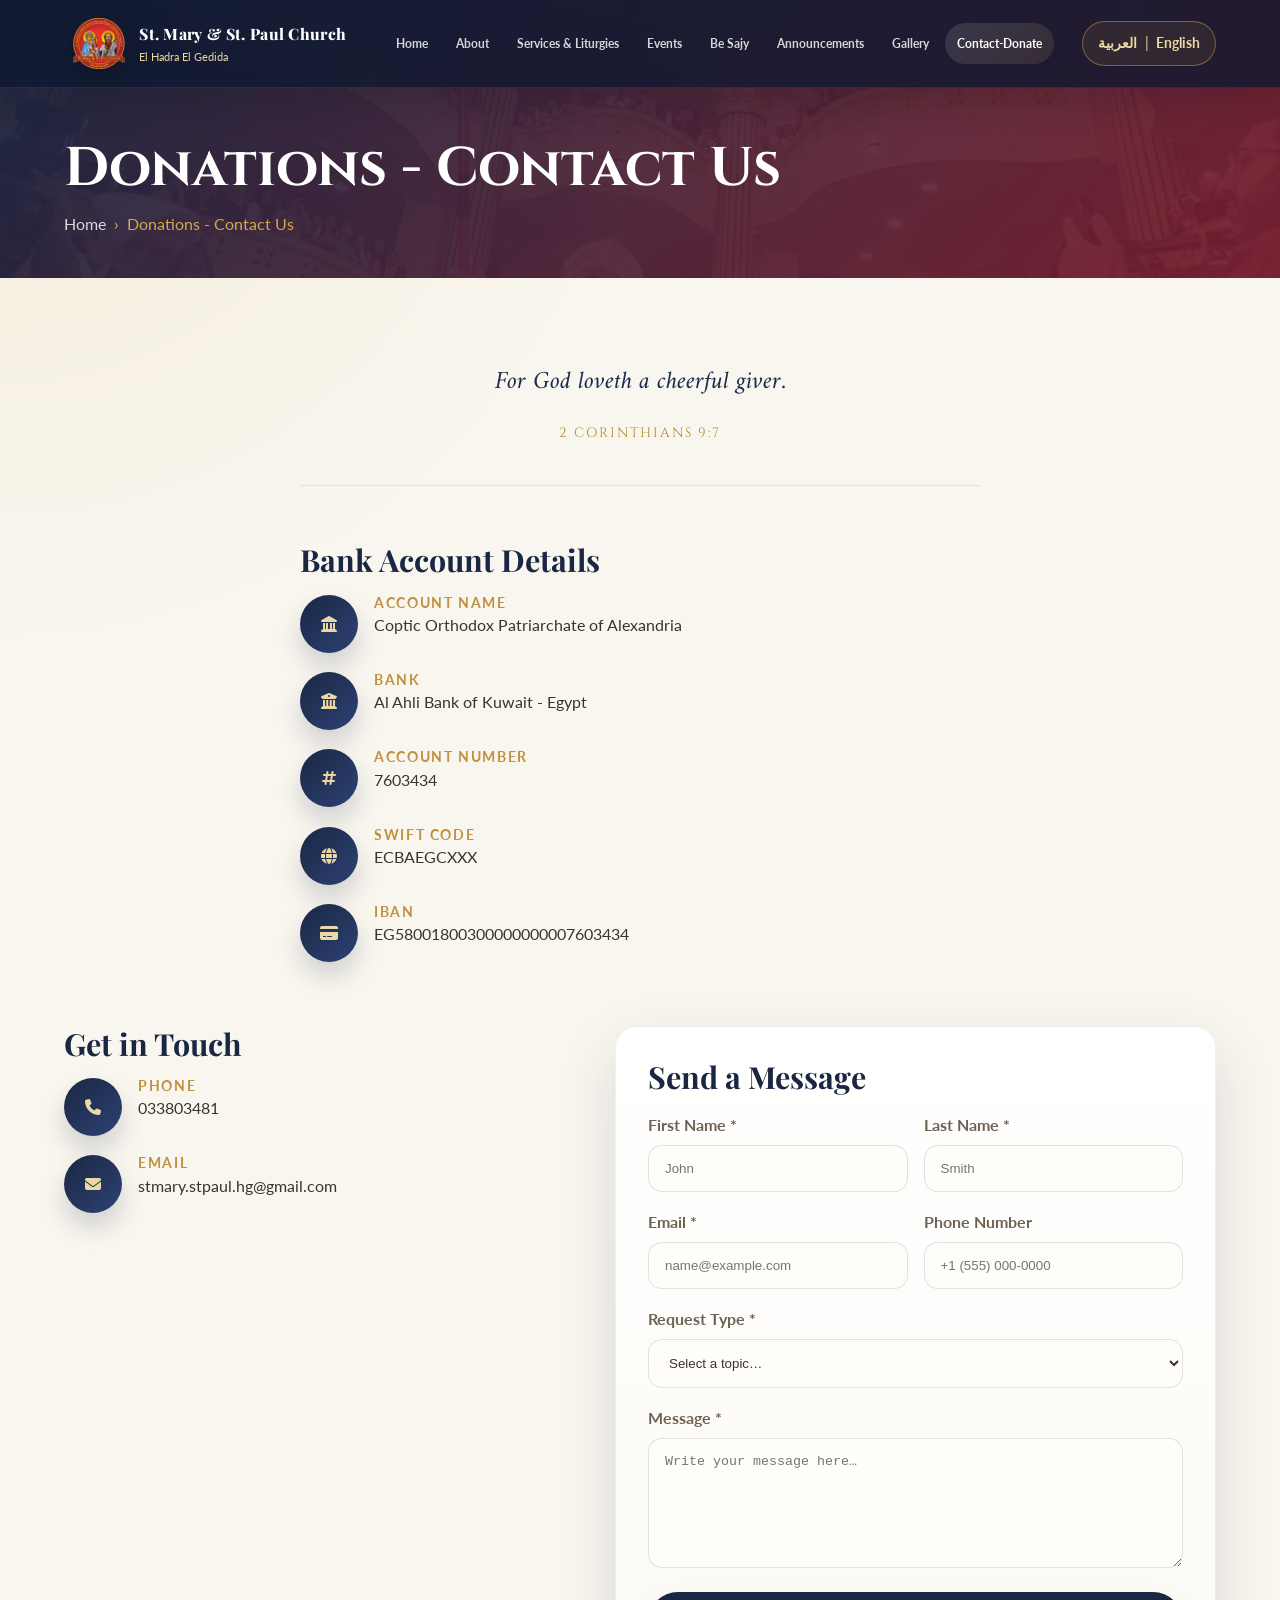
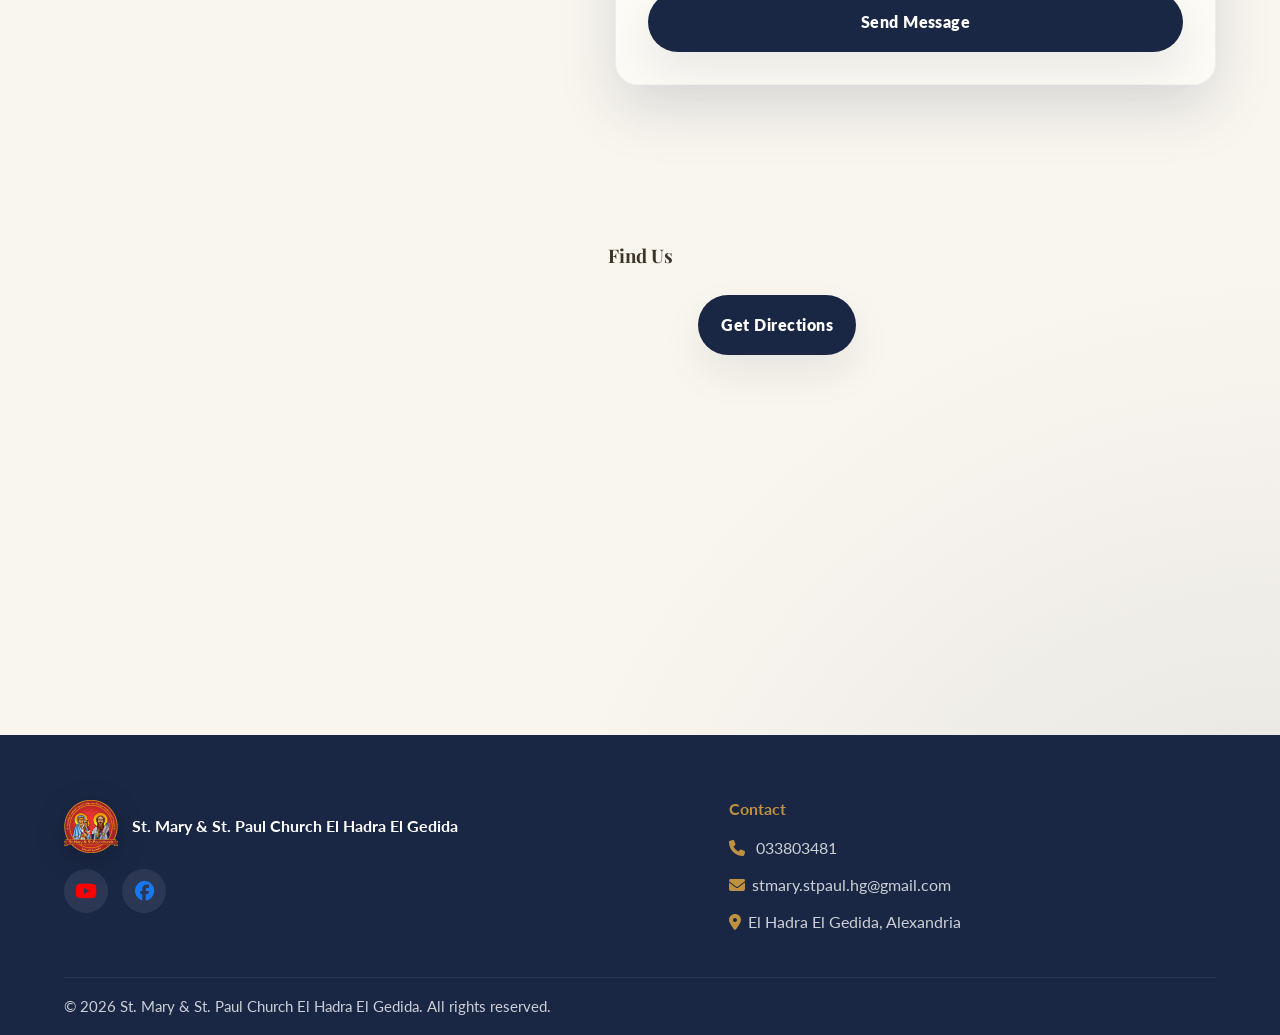
<file: pages/contact.html>
<!DOCTYPE html>
<html lang="en" dir="ltr">
<head>
  <meta charset="UTF-8" />
  <meta name="viewport" content="width=device-width, initial-scale=1.0" />
  <meta name="description" content="Support St. Mary &amp; St. Paul Church El Hadra El Gedida through your donations, and get in touch or find your way to us." />
  <title>Donations - Contact Us - St. Mary &amp; St. Paul Church  El Hadra El Gedida</title>
  <link rel="icon" type="image/png" href="../assets/church-logo.png" />
  <link rel="preconnect" href="https://fonts.googleapis.com" />
  <link rel="preconnect" href="https://fonts.gstatic.com" crossorigin />
  <link href="https://fonts.googleapis.com/css2?family=Amiri:ital,wght@0,400;0,700;1,400&family=Cairo:wght@400;600;700;800&family=Cinzel:wght@400;600;700&family=Playfair+Display:wght@400;600;700&family=Lato:wght@300;400;700&display=swap" rel="stylesheet" />
  <link rel="stylesheet" href="https://cdnjs.cloudflare.com/ajax/libs/font-awesome/6.5.0/css/all.min.css" />
  <link rel="stylesheet" href="../css/styles.css" />
</head>
<body data-title-en="Donations - Contact Us - St. Mary &amp; St. Paul Church  El Hadra El Gedida" data-title-ar="التبرعات - تواصل معنا - كنيسة السيدة العذراء والقديس بولس الرسول الحضره الجديده" data-desc-en="Support St. Mary &amp; St. Paul Church El Hadra El Gedida through your donations, and get in touch or find your way to us." data-desc-ar="ادعم كنيسة السيدة العذراء والقديس بولس الرسول الحضره الجديده من خلال تبرعاتكم، وتواصل معنا أو اعرف طريقك إلينا.">
  
<nav id="nav">
  <div class="nav-inner">
    <a href="../index.html" class="nav-brand">
      <img src="../assets/church-logo.png" alt="Church logo" class="brand-logo" />
      <div>
        <div class="brand-name" data-en="St. Mary &amp; St. Paul Church" data-ar="كنيسة السيدة العذراء والقديس بولس الرسول ">St. Mary &amp; St. Paul Church </div>
        <div class="brand-sub" data-en="El Hadra El Gedida" data-ar="الحضرة الجديدة">El Hadra El Gedida</div>
      </div>
    </a>

    <div class="nav-links">
      <a href="../index.html" data-en="Home" data-ar="الرئيسية">Home</a><a href="about.html" data-en="About" data-ar="عن الكنيسة">About</a><a href="services.html" data-en="Services &amp; Liturgies" data-ar="القداسات والخدمات">Services &amp; Liturgies</a><a href="events.html" data-en="Events" data-ar="الفعاليات">Events</a><a href="be-sajy.html" data-en="Be Sajy" data-ar="بي ساجي">Be Sajy</a><a href="announcements.html" data-en="Announcements" data-ar="الإعلانات">Announcements</a><a href="gallery.html" data-en="Gallery" data-ar="المعرض">Gallery</a><a href="contact.html" class="active" data-en="Contact-Donate" data-ar="اتصل بنا-تبرع">Contact-Donate</a>
    </div>

    <div class="nav-actions">
      <button class="lang-toggle" type="button" onclick="toggleLanguage()" aria-label="Language switch">
        <span>العربية</span>
        <span class="sep">|</span>
        <span>English</span>
      </button>
      <button class="hamburger" id="hamburger" onclick="toggleMenu()" aria-label="Toggle navigation">
        <span></span><span></span><span></span>
      </button>
    </div>
  </div>
</nav>

<div class="nav-mob" id="navMob">
  <button class="lang-toggle" type="button" onclick="toggleLanguage()" aria-label="Language switch">
    <span>العربية</span>
    <span class="sep">|</span>
    <span>English</span>
  </button>
  <a href="../index.html" data-en="Home" data-ar="الرئيسية">Home</a><a href="about.html" data-en="About" data-ar="عن الكنيسة">About</a><a href="services.html" data-en="Services &amp; Liturgies" data-ar="القداسات والخدمات">Services &amp; Liturgies</a><a href="events.html" data-en="Events" data-ar="الفعاليات">Events</a><a href="be-sajy.html" data-en="Be Sajy" data-ar="بي ساجي">Be Sajy</a><a href="announcements.html" data-en="Announcements" data-ar="الإعلانات">Announcements</a><a href="gallery.html" data-en="Gallery" data-ar="المعرض">Gallery</a><a href="contact.html" class="active" data-en="Contact-Donate" data-ar="اتصل بنا-تبرع">Contact-Donate</a>
</div>

  
<div class="pg-banner">
  <div class="container">
    <h1 data-en="Donations - Contact Us" data-ar="التبرعات - تواصل معنا">Donations - Contact Us</h1>
    <div class="breadcrumb"><span data-en="Home" data-ar="الرئيسية">Home</span> <span class="bc-gold">›</span> <span class="bc-gold" data-en="Donations - Contact Us" data-ar="التبرعات - تواصل معنا">Donations - Contact Us</span></div>
  </div>
</div>

<section class="section">
  <div class="container">

    <div style="max-width:680px; margin:0 auto 56px; text-align:center; padding-bottom:40px; border-bottom:1px solid rgba(0,0,0,0.08);">
      <p style="font-family:'Amiri', serif; font-style:italic; font-size:1.55rem; line-height:2; color:#1b2a4a; margin:0 0 14px;" data-en="For God loveth a cheerful giver." data-ar="لِأَنَّ الْمُعْطِيَ الْمَسْرُورَ يُحِبُّهُ اللَّهُ.">For God loveth a cheerful giver.</p>
      <p style="font-family:'Cinzel', serif; font-size:0.85rem; letter-spacing:2px; text-transform:uppercase; color:#b08d2b; margin:0;" data-en="2 Corinthians 9:7" data-ar="٢ كورنثوس ٩: ٧">2 Corinthians 9:7</p>
    </div>

    <div class="ci-list" style="max-width:680px; margin:0 auto 64px;">
      <h3 data-en="Bank Account Details" data-ar="بيانات الحساب البنكي">Bank Account Details</h3>

      <div class="ci-item">
        <div class="ci-ico"><i class="fa-solid fa-landmark"></i></div>
        <div class="ci-text">
          <h4 data-en="Account Name" data-ar="اسم الحساب">Account Name</h4>
          <span data-en="Coptic Orthodox Patriarchate of Alexandria" data-ar="بطريركية الاقباط الأرثوذكس بالإسكندرية">Coptic Orthodox Patriarchate of Alexandria</span>
        </div>
      </div>

      <div class="ci-item">
        <div class="ci-ico"><i class="fa-solid fa-building-columns"></i></div>
        <div class="ci-text">
          <h4 data-en="Bank" data-ar="البنك">Bank</h4>
          <span data-en="Al Ahli Bank of Kuwait - Egypt" data-ar="البنك الأهلي الكويتي - مصر">Al Ahli Bank of Kuwait - Egypt</span>
        </div>
      </div>


      <div class="ci-item">
        <div class="ci-ico"><i class="fa-solid fa-hashtag"></i></div>
        <div class="ci-text">
          <h4 data-en="Account Number" data-ar="رقم الحساب">Account Number</h4>
          <span dir="ltr">7603434</span>
        </div>
      </div>


      <div class="ci-item">
        <div class="ci-ico"><i class="fa-solid fa-globe"></i></div>
        <div class="ci-text">
          <h4 data-en="SWIFT Code" data-ar="سويفت كود">SWIFT Code</h4>
          <span dir="ltr">ECBAEGCXXX</span>
        </div>
      </div>

      <div class="ci-item">
        <div class="ci-ico"><i class="fa-solid fa-credit-card"></i></div>
        <div class="ci-text">
          <h4 data-en="IBAN" data-ar="رقم الحساب الدولي (IBAN)">IBAN</h4>
          <span dir="ltr" style="word-break:break-all;">EG58001800300000000007603434</span>
        </div>
      </div>
    </div>

    <div class="contact-wrap">
      <div class="ci-list">
        <h3 data-en="Get in Touch" data-ar="تواصل معنا">Get in Touch</h3>
        <div class="ci-item">
          <div class="ci-ico"><i class="fa-solid fa-phone"></i></div>
          <div class="ci-text">
            <h4 data-en="Phone" data-ar="الهاتف">Phone</h4>
            <a href="tel:033803481">033803481</a>
          </div>
        </div>
        <div class="ci-item">
          <div class="ci-ico"><i class="fa-solid fa-envelope"></i></div>
          <div class="ci-text">
            <h4 data-en="Email" data-ar="البريد الإلكتروني">Email</h4>
            <a href="mailto:stmary.stpaul.hg@gmail.com">stmary.stpaul.hg@gmail.com</a>
          </div>
        </div>
      </div>

      <div class="cform">
        <h3 data-en="Send a Message" data-ar="أرسل رسالة">Send a Message</h3>
        <form id="contact-form">
          <input type="checkbox" name="botcheck" style="display:none;" tabindex="-1" autocomplete="off" aria-hidden="true" />
          <div class="frow">
            
    <div class="fg">
      <label for="fname" data-en="First Name *" data-ar="الاسم الأول *">First Name *</label>
      <input type="text" id="fname" name="fname"
             data-en-placeholder="John"
             data-ar-placeholder="الاسم"
             placeholder="John" required />
    </div>
    
            
    <div class="fg">
      <label for="lname" data-en="Last Name *" data-ar="اسم العائلة *">Last Name *</label>
      <input type="text" id="lname" name="lname"
             data-en-placeholder="Smith"
             data-ar-placeholder="اسم العائلة"
             placeholder="Smith" required />
    </div>
    
          </div>
          <div class="frow">
            
    <div class="fg">
      <label for="email" data-en="Email *" data-ar="البريد الإلكتروني *">Email *</label>
      <input type="email" id="email" name="email"
             data-en-placeholder="name@example.com"
             data-ar-placeholder="name@example.com"
             placeholder="name@example.com" required />
    </div>
    
            
    <div class="fg">
      <label for="phone" data-en="Phone Number" data-ar="رقم الهاتف">Phone Number</label>
      <input type="tel" id="phone" name="phone"
             data-en-placeholder="+1 (555) 000-0000"
             data-ar-placeholder="+20 000 000 0000"
             placeholder="+1 (555) 000-0000" />
    </div>
    
          </div>
          <div class="fg">
            <label for="subject" data-en="Request Type *" data-ar="نوع الطلب *">Request Type *</label>
            <select id="subject" name="subject" required>
              <option value="" disabled selected data-en="Select a topic…" data-ar="اختر موضوعًا…">Select a topic…</option>
              <option data-en="General Inquiry" data-ar="استفسار عام">General Inquiry</option>
              <option data-en="Prayer Request" data-ar="طلب صلاة">Prayer Request</option>
              <option data-en="Service Inquiry" data-ar="استفسار عن خدمة">Service Inquiry</option>
              <option data-en="Meeting Information" data-ar="استعلام عن الاجتماعات">Meeting Information</option>
            </select>
          </div>
          <div class="fg">
            <label for="message" data-en="Message *" data-ar="الرسالة *">Message *</label>
            <textarea id="message" name="message" data-en-placeholder="Write your message here…" data-ar-placeholder="اكتب رسالتك هنا…" placeholder="Write your message here…" required></textarea>
          </div>
          <button type="submit" class="btn btn-navy form-submit" data-en="Send Message" data-ar="إرسال الرسالة">Send Message</button>
        </form>
        <div class="form-ok" id="form-ok" style="display:none;" data-en="We've opened your email app with your message ready — just press Send there to finish. If nothing opened, please email us directly at stmary.stpaul.hg@gmail.com." data-ar="فتحنالك برنامج البريد الإلكتروني ورسالتك جاهزة فيه - يتبقى بس تدوس إرسال هناك. لو مفتحش حاجة، ابعتلنا مباشرة على stmary.stpaul.hg@gmail.com.">We've opened your email app with your message ready — just press Send there to finish. If nothing opened, please email us directly at stmary.stpaul.hg@gmail.com.</div>
        <div class="form-error" id="form-error" style="display:none; color:#c0392b; margin-top:12px; font-weight:600;" data-en="Something went wrong and your message wasn't sent. Please try again, or reach us directly by phone or email." data-ar="حدث خطأ ولم تُرسل رسالتك. من فضلك حاول مرة أخرى، أو تواصل معنا مباشرة عبر الهاتف أو البريد الإلكتروني.">Something went wrong and your message wasn't sent. Please try again, or reach us directly by phone or email.</div>
      </div>
    </div>
  </div>
</section>

<style>
  @media (max-width: 720px) {
    .find-us-grid { grid-template-columns: 1fr !important; }
  }
</style>
<section class="section">
  <div class="container">
    <div style="max-width:960px; margin:0 auto;">
      <h3 style="text-align:center; margin-bottom:28px;" data-en="Find Us" data-ar="كيف تصل إلينا">Find Us</h3>
      <div class="find-us-grid" style="display:grid; grid-template-columns:1.2fr 1fr; gap:32px; align-items:start;">
        <iframe
          src="https://www.google.com/maps?q=31.1953293,29.9421011&z=17&output=embed"
          width="100%" height="360" style="border:0; border-radius:8px;"
          allowfullscreen="" loading="lazy"
          referrerpolicy="no-referrer-when-downgrade" title="Church location map"></iframe>
        <div>
          <a class="btn btn-navy" href="https://maps.app.goo.gl/TsvVpz9CCjcPpRaT8" target="_blank" rel="noopener" data-en="Get Directions" data-ar="احصل على الاتجاهات">Get Directions</a>
        </div>
      </div>
    </div>
  </div>
</section>

  
<footer id="footer">
  <div class="container">
    <div class="foot-grid">
      <div class="foot-about">
        <div class="foot-logo">
          <img src="../assets/church-logo.png" alt="Church logo" class="foot-logo-img" />
          <span data-en="St. Mary &amp; St. Paul Church  El Hadra El Gedida" data-ar="كنيسة السيدة العذراء والقديس بولس الرسول الحضره الجديده">St. Mary &amp; St. Paul Church  El Hadra El Gedida</span>
        </div>
        <div class="foot-social">
          <a href="https://www.youtube.com/@St.Mary_St.Paul_HG" target="_blank" rel="noopener" aria-label="YouTube"><i class="fa-brands fa-youtube" style="color:#ff0000"></i></a>
          <a href="https://www.facebook.com/St.MarySt.Paul.HG/" target="_blank" rel="noopener" aria-label="Facebook"><i class="fa-brands fa-facebook" style="color:#1877f2"></i></a>
        </div>
      </div>

      <div class="foot-col">
        <h4 data-en="Contact" data-ar="التواصل">Contact</h4>
        <ul class="contact-list">
          <li><i class="fa-solid fa-phone"></i> <a href="tel:033803481">033803481</a></li>
          <li><i class="fa-solid fa-envelope"></i><a href="mailto:stmary.stpaul.hg@gmail.com">stmary.stpaul.hg@gmail.com</a></li>
          <li><i class="fa-solid fa-location-dot"></i><a href="https://maps.app.goo.gl/TsvVpz9CCjcPpRaT8" target="_blank" rel="noopener" data-en="El Hadra El Gedida, Alexandria" data-ar="الحضرة الجديدة، الإسكندرية">El Hadra El Gedida, Alexandria</a></li>
        </ul>
      </div>
    </div>

    <div class="foot-bottom">
      <span data-en="© 2026 St. Mary &amp; St. Paul Church  El Hadra El Gedida. All rights reserved." data-ar="© 2026 كنيسة السيدة العذراء والقديس بولس الرسول الحضره الجديده. جميع الحقوق محفوظة.">© 2026 St. Mary &amp; St. Paul Church  El Hadra El Gedida. All rights reserved.</span>
    </div>
  </div>
</footer>

  <button id="btt" onclick="window.scrollTo({top:0,behavior:'smooth'})" title="Back to top">
    <i class="fa-solid fa-chevron-up"></i>
  </button>
  <script src="../js/main.js"></script>
  <script>
    (function () {
      var TO_EMAIL = 'stmary.stpaul.hg@gmail.com';

      var form = document.getElementById('contact-form');
      var formOk = document.getElementById('form-ok');
      var submitBtn = form.querySelector('.form-submit');
      var isArabic = /[\u0600-\u06FF]/.test(submitBtn.textContent);

      form.addEventListener('submit', function (e) {
        e.preventDefault();

        var fname = form.fname.value.trim();
        var lname = form.lname.value.trim();
        var email = form.email.value.trim();
        var phone = form.phone.value.trim();
        var subject = form.subject.value;
        var message = form.message.value.trim();

        var bodyLines = [
          (isArabic ? 'الاسم' : 'Name') + ': ' + fname + ' ' + lname,
          (isArabic ? 'البريد الإلكتروني' : 'Email') + ': ' + email,
          (isArabic ? 'رقم الهاتف' : 'Phone') + ': ' + (phone || '-'),
          (isArabic ? 'نوع الطلب' : 'Request Type') + ': ' + subject,
          '',
          message
        ];

        var mailtoLink = 'mailto:' + TO_EMAIL
          + '?subject=' + encodeURIComponent(subject + ' - ' + fname + ' ' + lname)
          + '&body=' + encodeURIComponent(bodyLines.join('\n'));

        window.location.href = mailtoLink;

        form.style.display = 'none';
        formOk.style.display = 'block';
      });
    })();
  </script>
</body>
</html>
</file>
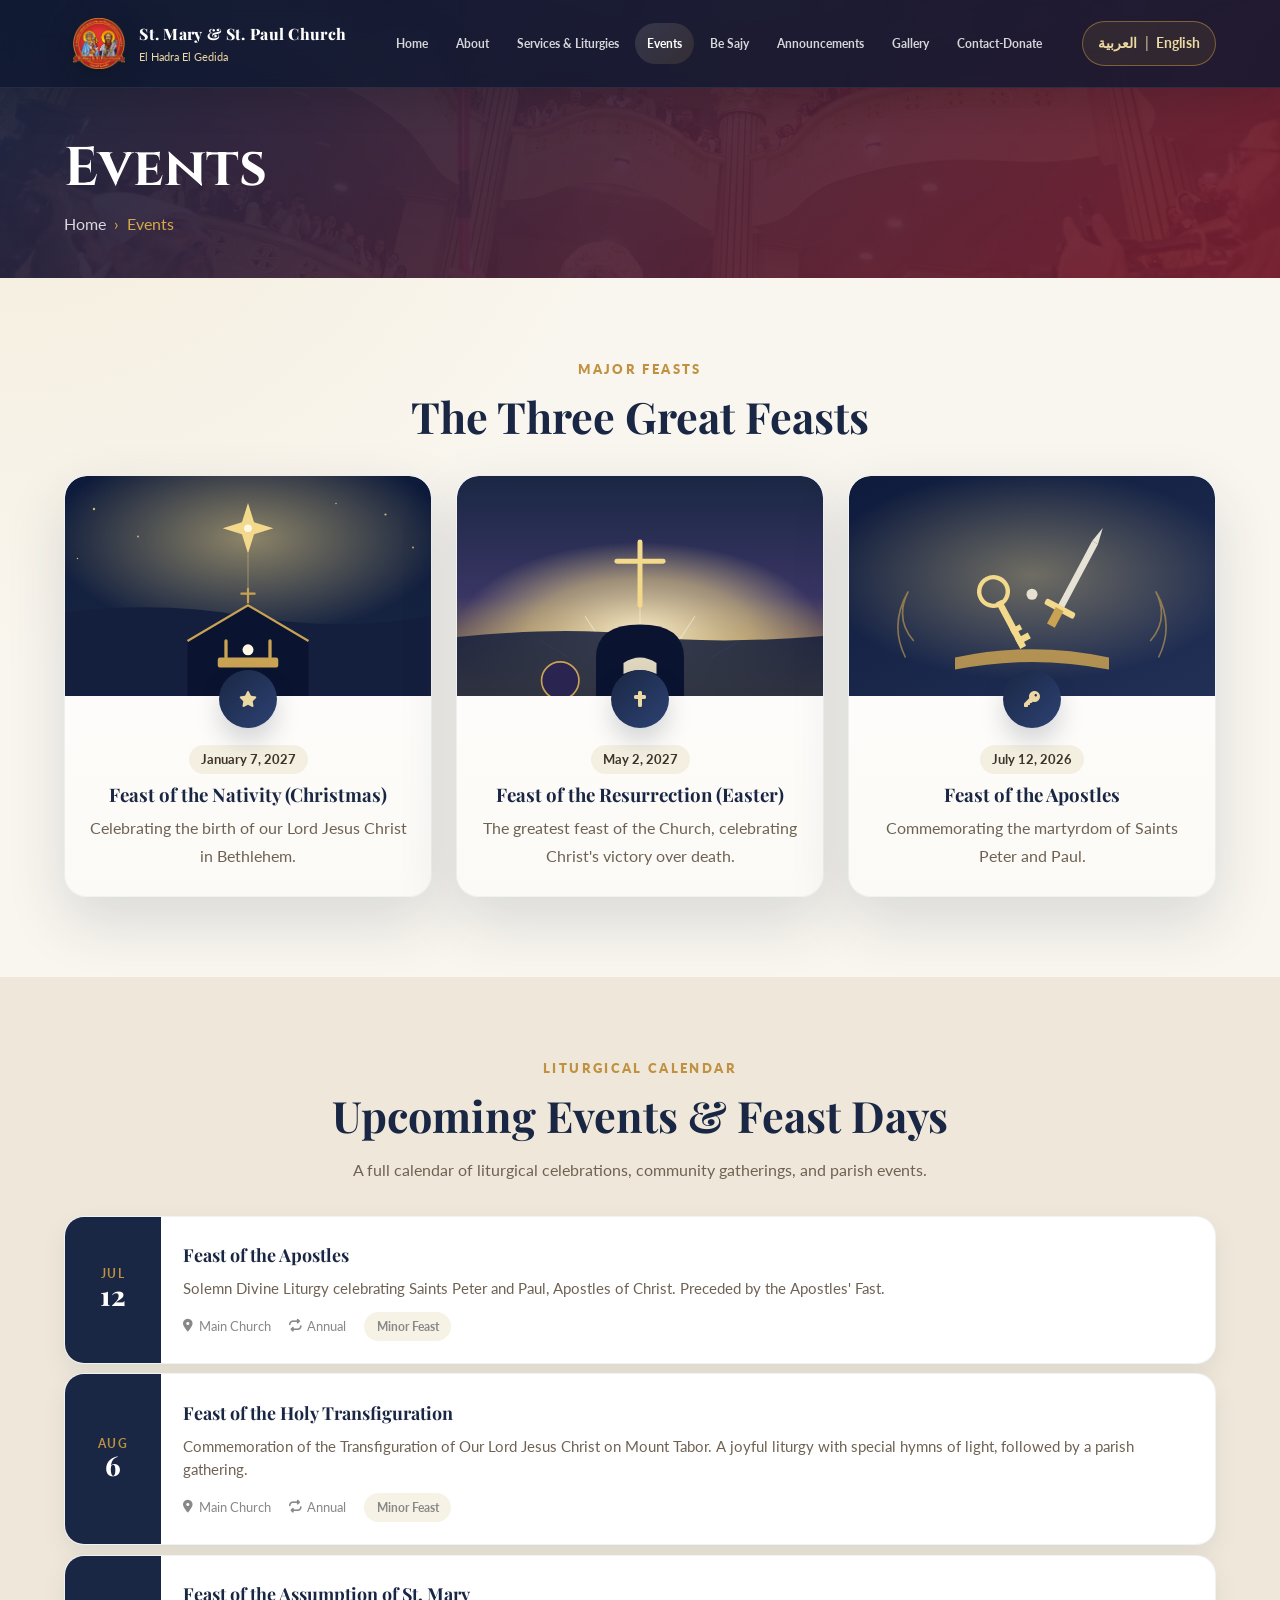
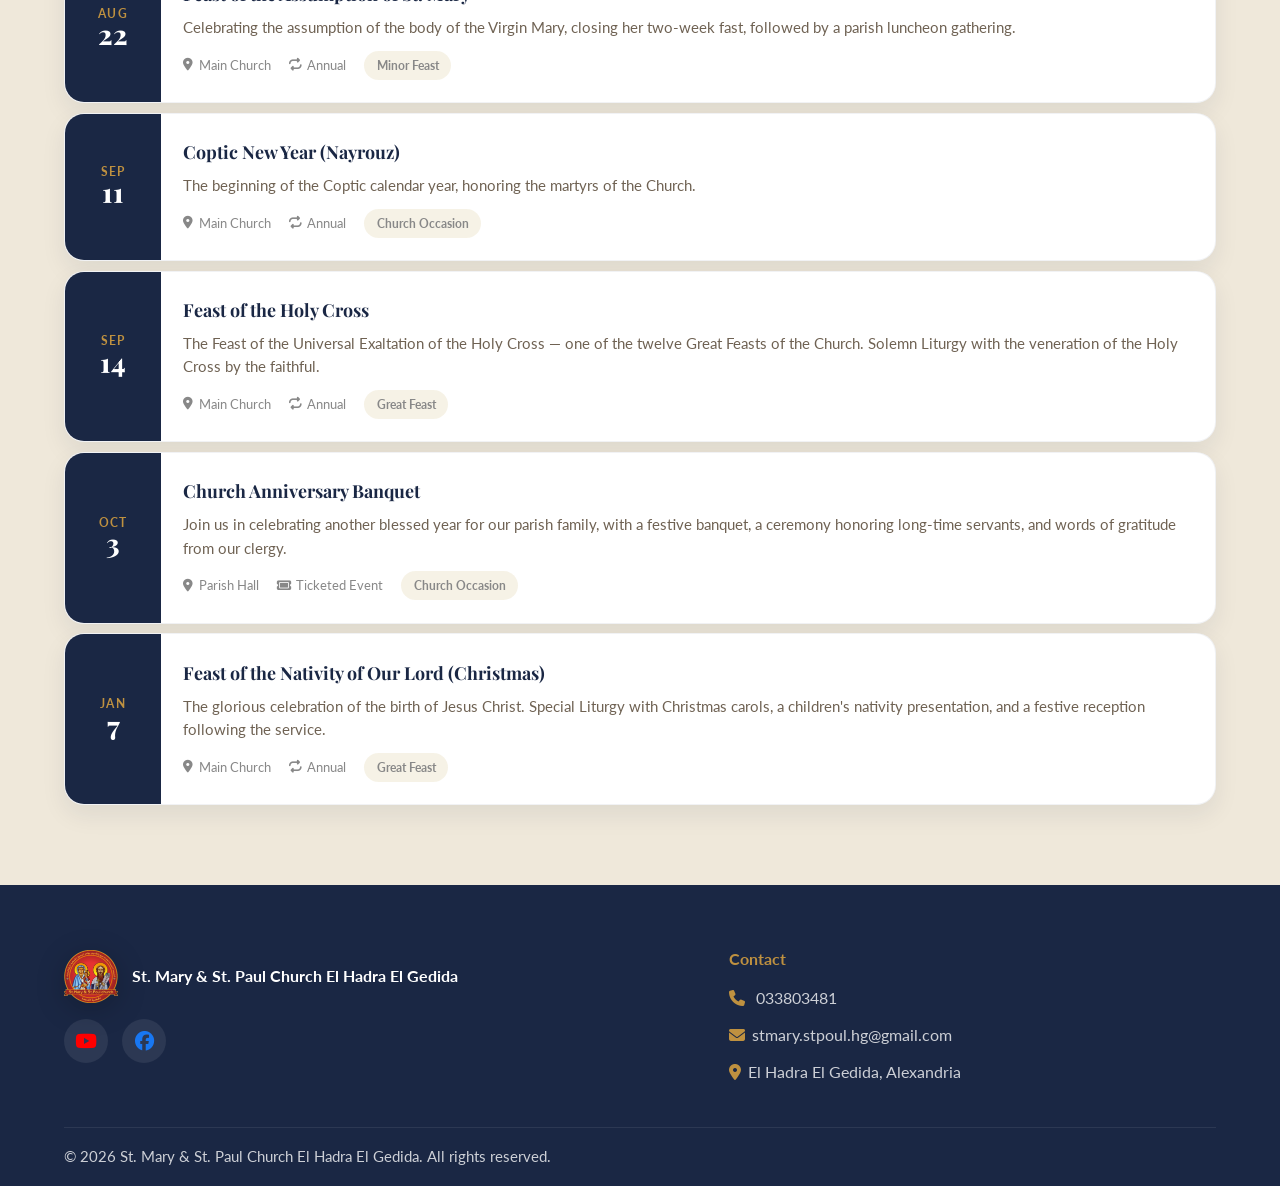
<file: pages/events.html>
<!DOCTYPE html>
<html lang="en" dir="ltr">
<head>
  <meta charset="UTF-8" />
  <meta name="viewport" content="width=device-width, initial-scale=1.0" />
  <meta name="description" content="Recurring church events and monthly highlights for St. Mary &amp; St. Paul Church." />
  <title>Events - St. Mary &amp; St. Paul Church</title>
  <link rel="icon" type="image/png" href="../assets/church-logo.png" />
  <link rel="preconnect" href="https://fonts.googleapis.com" />
  <link rel="preconnect" href="https://fonts.gstatic.com" crossorigin />
  <link href="https://fonts.googleapis.com/css2?family=Amiri:ital,wght@0,400;0,700;1,400&family=Cairo:wght@400;600;700;800&family=Cinzel:wght@400;600;700&family=Playfair+Display:wght@400;600;700&family=Lato:wght@300;400;700&display=swap" rel="stylesheet" />
  <link rel="stylesheet" href="https://cdnjs.cloudflare.com/ajax/libs/font-awesome/6.5.0/css/all.min.css" />
  <link rel="stylesheet" href="../css/styles.css" />
</head>
<body data-title-en="Events - St. Mary &amp; St. Paul Church" data-title-ar="الفعاليات - كنيسة السيدة العذراء والقديس بولس الرسول الحضره الجديده" data-desc-en="Recurring church events and monthly highlights for St. Mary &amp; St. Paul Church." data-desc-ar="أبرز الفعاليات الدورية واللقاءات الشهرية في كنيسة السيدة العذراء والقديس بولس الرسول الحضره الجديده.">
  
<nav id="nav">
  <div class="nav-inner">
    <a href="../index.html" class="nav-brand">
      <img src="../assets/church-logo.png" alt="Church logo" class="brand-logo" />
      <div>
        <div class="brand-name" data-en="St. Mary &amp; St. Paul Church " data-ar="كنيسة السيدة العذراء والقديس بولس الرسول ">St. Mary &amp; St. Paul Church</div>
        <div class="brand-sub" data-en="El Hadra El Gedida" data-ar="الحضرة الجديدة">El Hadra El Gedida</div>
      </div>
    </a>

    <div class="nav-links">
      <a href="../index.html" data-en="Home" data-ar="الرئيسية">Home</a><a href="about.html" data-en="About" data-ar="عن الكنيسة">About</a><a href="services.html" data-en="Services &amp; Liturgies" data-ar="القداسات والخدمات">Services &amp; Liturgies</a><a href="events.html" class="active" data-en="Events" data-ar="الفعاليات">Events</a><a href="be-sajy.html" data-en="Be Sajy" data-ar="بي ساجي">Be Sajy</a><a href="announcements.html" data-en="Announcements" data-ar="الإعلانات">Announcements</a><a href="gallery.html" data-en="Gallery" data-ar="المعرض">Gallery</a><a href="contact.html" data-en="Contact-Donate" data-ar="اتصل بنا-تبرع">Contact-Donate</a>
    </div>

    <div class="nav-actions">
      <button class="lang-toggle" type="button" onclick="toggleLanguage()" aria-label="Language switch">
        <span>العربية</span>
        <span class="sep">|</span>
        <span>English</span>
      </button>
      <button class="hamburger" id="hamburger" onclick="toggleMenu()" aria-label="Toggle navigation">
        <span></span><span></span><span></span>
      </button>
    </div>
  </div>
</nav>

<div class="nav-mob" id="navMob">
  <button class="lang-toggle" type="button" onclick="toggleLanguage()" aria-label="Language switch">
    <span>العربية</span>
    <span class="sep">|</span>
    <span>English</span>
  </button>
  <a href="../index.html" data-en="Home" data-ar="الرئيسية">Home</a><a href="about.html" data-en="About" data-ar="عن الكنيسة">About</a><a href="services.html" data-en="Services &amp; Liturgies" data-ar="القداسات والخدمات">Services &amp; Liturgies</a><a href="events.html" class="active" data-en="Events" data-ar="الفعاليات">Events</a><a href="be-sajy.html" data-en="Be Sajy" data-ar="بي ساجي">Be Sajy</a><a href="announcements.html" data-en="Announcements" data-ar="الإعلانات">Announcements</a><a href="gallery.html" data-en="Gallery" data-ar="المعرض">Gallery</a><a href="contact.html" data-en="Contact-Donate" data-ar="اتصل بنا-تبرع">Contact-Donate</a>
</div>

  
<div class="pg-banner">
  <div class="container">
    <h1 data-en="Events" data-ar="الفعاليات">Events</h1>
    <div class="breadcrumb"><span data-en="Home" data-ar="الرئيسية">Home</span> <span class="bc-gold">›</span> <span class="bc-gold" data-en="Events" data-ar="الفعاليات">Events</span></div>
  </div>
</div>

<section class="section">
  <div class="container">
    <div class="sec-hd">
      <span class="eyebrow" data-en="Major Feasts" data-ar="الأعياد السيدية">Major Feasts</span>
      <h2 data-en="The Three Great Feasts" data-ar="الأعياد الثلاثة الكبرى">The Three Great Feasts</h2>
    </div>
    <div class="grid-3">
      <div class="event-card event-card--media reveal-up">
        <img src="../assets/feast-christmas.svg" alt="Feast of the Nativity" class="event-photo" />
        <div class="event-icon"><i class="fa-solid fa-star"></i></div>
        <span class="event-date">January 7, 2027</span>
        <h3 data-en="Feast of the Nativity (Christmas)" data-ar="عيد الميلاد المجيد">Feast of the Nativity (Christmas)</h3>
        <p data-en="Celebrating the birth of our Lord Jesus Christ in Bethlehem." data-ar="الاحتفال بميلاد السيد المسيح في بيت لحم.">Celebrating the birth of our Lord Jesus Christ in Bethlehem.</p>
      </div>
      <div class="event-card event-card--media reveal-up">
        <img src="../assets/feast-resurrection.svg" alt="Feast of the Resurrection" class="event-photo" />
        <div class="event-icon"><i class="fa-solid fa-cross"></i></div>
        <span class="event-date">May 2, 2027</span>
        <h3 data-en="Feast of the Resurrection (Easter)" data-ar="عيد القيامة المجيد">Feast of the Resurrection (Easter)</h3>
        <p data-en="The greatest feast of the Church, celebrating Christ's victory over death." data-ar="أعظم أعياد الكنيسة، الاحتفال بقيامة السيد المسيح من الأموات.">The greatest feast of the Church, celebrating Christ's victory over death.</p>
      </div>
      <div class="event-card event-card--media reveal-up">
        <img src="../assets/feast-apostles.svg" alt="Feast of the Apostles" class="event-photo" />
        <div class="event-icon"><i class="fa-solid fa-key"></i></div>
        <span class="event-date">July 12, 2026</span>
        <h3 data-en="Feast of the Apostles" data-ar="عيد الرسل">Feast of the Apostles</h3>
        <p data-en="Commemorating the martyrdom of Saints Peter and Paul." data-ar="تذكار استشهاد الرسولين القديسين بطرس وبولس.">Commemorating the martyrdom of Saints Peter and Paul.</p>
      </div>
    </div>
  </div>
</section>

<section class="section sec--alt">
  <div class="container">
    <div class="sec-hd">
      <span class="eyebrow" data-en="Liturgical Calendar" data-ar="التقويم الكنسي">Liturgical Calendar</span>
      <h2 data-en="Upcoming Events &amp; Feast Days" data-ar="المناسبات الكنسية القادمة">Upcoming Events &amp; Feast Days</h2>
      <p data-en="A full calendar of liturgical celebrations, community gatherings, and parish events." data-ar="أبرز الأعياد والمناسبات الكنسية القبطية خلال الثلاثة أشهر القادمة.">A full calendar of liturgical celebrations, community gatherings, and parish events.</p>
    </div>
    <div class="evt-list">

      <div class="evt-row reveal-up">
        <div class="evt-date-box"><span class="evt-mon" data-en="JUL" data-ar="يوليو">JUL</span><span class="evt-day">12</span></div>
        <div class="evt-body">
          <div class="evt-title" data-en="Feast of the Apostles" data-ar="عيد الرسل">Feast of the Apostles</div>
          <div class="evt-desc" data-en="Solemn Divine Liturgy celebrating Saints Peter and Paul, Apostles of Christ. Preceded by the Apostles' Fast." data-ar="قداس إلهي احتفالاً بالرسولين القديسين بطرس وبولس، تلاميذ المسيح. يسبقه صوم الرسل.">Solemn Divine Liturgy celebrating Saints Peter and Paul, Apostles of Christ. Preceded by the Apostles' Fast.</div>
          <div class="evt-meta">
            <span><i class="fa-solid fa-location-dot"></i> <span data-en="Main Church" data-ar="الكنيسة الرئيسية">Main Church</span></span>
            <span><i class="fa-solid fa-repeat"></i> <span data-en="Annual" data-ar="سنوي">Annual</span></span>
            <span class="evt-tag" data-en="Minor Feast" data-ar="عيد سيدي صغير">Minor Feast</span>
          </div>
        </div>
      </div>
      <div class="evt-row reveal-up">
        <div class="evt-date-box"><span class="evt-mon" data-en="AUG" data-ar="أغسطس">AUG</span><span class="evt-day">6</span></div>
        <div class="evt-body">
          <div class="evt-title" data-en="Feast of the Holy Transfiguration" data-ar="عيد التجلي المقدس">Feast of the Holy Transfiguration</div>
          <div class="evt-desc" data-en="Commemoration of the Transfiguration of Our Lord Jesus Christ on Mount Tabor. A joyful liturgy with special hymns of light, followed by a parish gathering." data-ar="تذكار تجلي السيد المسيح على جبل طابور. قداس مفرح بألحان النور الخاصة، يعقبه لقاء لأبناء الرعية.">Commemoration of the Transfiguration of Our Lord Jesus Christ on Mount Tabor. A joyful liturgy with special hymns of light, followed by a parish gathering.</div>
          <div class="evt-meta">
            <span><i class="fa-solid fa-location-dot"></i> <span data-en="Main Church" data-ar="الكنيسة الرئيسية">Main Church</span></span>
            <span><i class="fa-solid fa-repeat"></i> <span data-en="Annual" data-ar="سنوي">Annual</span></span>
            <span class="evt-tag" data-en="Minor Feast" data-ar="عيد سيدي صغير">Minor Feast</span>
          </div>
        </div>
      </div>

      <div class="evt-row reveal-up">
        <div class="evt-date-box"><span class="evt-mon" data-en="AUG" data-ar="أغسطس">AUG</span><span class="evt-day">22</span></div>
        <div class="evt-body">
          <div class="evt-title" data-en="Feast of the Assumption of St. Mary" data-ar="عيد صعود جسد السيدة العذراء">Feast of the Assumption of St. Mary</div>
          <div class="evt-desc" data-en="Celebrating the assumption of the body of the Virgin Mary, closing her two-week fast, followed by a parish luncheon gathering." data-ar="الاحتفال بصعود جسد السيدة العذراء، ختامًا لصومها، يعقبه لقاء غداء لأبناء الرعية.">Celebrating the assumption of the body of the Virgin Mary, closing her two-week fast, followed by a parish luncheon gathering.</div>
          <div class="evt-meta">
            <span><i class="fa-solid fa-location-dot"></i> <span data-en="Main Church" data-ar="الكنيسة الرئيسية">Main Church</span></span>
            <span><i class="fa-solid fa-repeat"></i> <span data-en="Annual" data-ar="سنوي">Annual</span></span>
            <span class="evt-tag" data-en="Minor Feast" data-ar="عيد سيدي صغير">Minor Feast</span>
          </div>
        </div>
      </div>
      <div class="evt-row reveal-up">
        <div class="evt-date-box"><span class="evt-mon" data-en="SEP" data-ar="سبتمبر">SEP</span><span class="evt-day">11</span></div>
        <div class="evt-body">
          <div class="evt-title" data-en="Coptic New Year (Nayrouz)" data-ar="عيد النيروز (رأس السنة القبطية)">Coptic New Year (Nayrouz)</div>
          <div class="evt-desc" data-en="The beginning of the Coptic calendar year, honoring the martyrs of the Church." data-ar="بداية السنة القبطية الجديدة، وتذكار للشهداء الأبرار.">The beginning of the Coptic calendar year, honoring the martyrs of the Church.</div>
          <div class="evt-meta">
            <span><i class="fa-solid fa-location-dot"></i> <span data-en="Main Church" data-ar="الكنيسة الرئيسية">Main Church</span></span>
            <span><i class="fa-solid fa-repeat"></i> <span data-en="Annual" data-ar="سنوي">Annual</span></span>
            <span class="evt-tag" data-en="Church Occasion" data-ar="مناسبة خاصة بالكنيسة">Church Occasion</span>
          </div>
        </div>
      </div>

      <div class="evt-row reveal-up">
        <div class="evt-date-box"><span class="evt-mon" data-en="SEP" data-ar="سبتمبر">SEP</span><span class="evt-day">14</span></div>
        <div class="evt-body">
          <div class="evt-title" data-en="Feast of the Holy Cross" data-ar="عيد الصليب المقدس">Feast of the Holy Cross</div>
          <div class="evt-desc" data-en="The Feast of the Universal Exaltation of the Holy Cross &mdash; one of the twelve Great Feasts of the Church. Solemn Liturgy with the veneration of the Holy Cross by the faithful." data-ar="عيد ارتفاع الصليب المقدس - أحد الأعياد السيدية الكبرى في الكنيسة. قداس احتفالي مع السجود للصليب المقدس.">The Feast of the Universal Exaltation of the Holy Cross &mdash; one of the twelve Great Feasts of the Church. Solemn Liturgy with the veneration of the Holy Cross by the faithful.</div>
          <div class="evt-meta">
            <span><i class="fa-solid fa-location-dot"></i> <span data-en="Main Church" data-ar="الكنيسة الرئيسية">Main Church</span></span>
            <span><i class="fa-solid fa-repeat"></i> <span data-en="Annual" data-ar="سنوي">Annual</span></span>
            <span class="evt-tag" data-en="Great Feast" data-ar="عيد سيدي">Great Feast</span>
          </div>
        </div>
      </div>

      <div class="evt-row reveal-up">
        <div class="evt-date-box"><span class="evt-mon" data-en="OCT" data-ar="أكتوبر">OCT</span><span class="evt-day">3</span></div>
        <div class="evt-body">
          <div class="evt-title" data-en="Church Anniversary Banquet" data-ar="حفل عيد تأسيس الكنيسة">Church Anniversary Banquet</div>
          <div class="evt-desc" data-en="Join us in celebrating another blessed year for our parish family, with a festive banquet, a ceremony honoring long-time servants, and words of gratitude from our clergy." data-ar="انضموا إلينا للاحتفال بعام مبارك آخر لأسرتنا الكنسية، بحفل عشاء احتفالي وتكريم لخدام الكنيسة وكلمات شكر من آبائنا الكهنة.">Join us in celebrating another blessed year for our parish family, with a festive banquet, a ceremony honoring long-time servants, and words of gratitude from our clergy.</div>
          <div class="evt-meta">
            <span><i class="fa-solid fa-location-dot"></i> <span data-en="Parish Hall" data-ar="قاعة الرعية">Parish Hall</span></span>
            <span><i class="fa-solid fa-ticket"></i> <span data-en="Ticketed Event" data-ar="بتذاكر مسبقة">Ticketed Event</span></span>
            <span class="evt-tag" data-en="Church Occasion" data-ar="مناسبة خاصة بالكنيسة">Church Occasion</span>
          </div>
        </div>
      </div>

      <div class="evt-row reveal-up">
        <div class="evt-date-box"><span class="evt-mon" data-en="JAN" data-ar="يناير">JAN</span><span class="evt-day">7</span></div>
        <div class="evt-body">
          <div class="evt-title" data-en="Feast of the Nativity of Our Lord (Christmas)" data-ar="عيد الميلاد المجيد">Feast of the Nativity of Our Lord (Christmas)</div>
          <div class="evt-desc" data-en="The glorious celebration of the birth of Jesus Christ. Special Liturgy with Christmas carols, a children's nativity presentation, and a festive reception following the service." data-ar="الاحتفال المجيد بميلاد السيد المسيح. قداس خاص مع ترانيم الميلاد وتمثيلية ميلادية للأطفال وحفل استقبال بعد القداس.">The glorious celebration of the birth of Jesus Christ. Special Liturgy with Christmas carols, a children's nativity presentation, and a festive reception following the service.</div>
          <div class="evt-meta">
            <span><i class="fa-solid fa-location-dot"></i> <span data-en="Main Church" data-ar="الكنيسة الرئيسية">Main Church</span></span>
            <span><i class="fa-solid fa-repeat"></i> <span data-en="Annual" data-ar="سنوي">Annual</span></span>
            <span class="evt-tag" data-en="Great Feast" data-ar="عيد سيدي">Great Feast</span>
          </div>
        </div>
      </div>

    </div>
  </div>
</section>

  
<footer id="footer">
  <div class="container">
    <div class="foot-grid">
      <div class="foot-about">
        <div class="foot-logo">
          <img src="../assets/church-logo.png" alt="Church logo" class="foot-logo-img" />
          <span data-en="St. Mary &amp; St. Paul Church  El Hadra El Gedida" data-ar="كنيسة السيدة العذراء والقديس بولس الرسول الحضره الجديده">St. Mary &amp; St. Paul Church  El Hadra El Gedida</span>
        </div>
        <div class="foot-social">
          <a href="https://www.youtube.com/@St.Mary_St.Paul_HG" target="_blank" rel="noopener" aria-label="YouTube"><i class="fa-brands fa-youtube" style="color:#ff0000"></i></a>
          <a href="https://www.facebook.com/St.MarySt.Paul.HG/" target="_blank" rel="noopener" aria-label="Facebook"><i class="fa-brands fa-facebook" style="color:#1877f2"></i></a>
        </div>
      </div>

      <div class="foot-col">
        <h4 data-en="Contact" data-ar="التواصل">Contact</h4>
        <ul class="contact-list">
          <li><i class="fa-solid fa-phone"></i> <a href="tel:033803481">033803481</a></li>
          <li><i class="fa-solid fa-envelope"></i><a href="mailto:stmary.stpoul.hg@gmail.com">stmary.stpoul.hg@gmail.com</a></li>
          <li><i class="fa-solid fa-location-dot"></i><a href="https://maps.app.goo.gl/TsvVpz9CCjcPpRaT8" target="_blank" rel="noopener" data-en="El Hadra El Gedida, Alexandria" data-ar="الحضرة الجديدة، الإسكندرية">El Hadra El Gedida, Alexandria</a></li>
        </ul>
      </div>
    </div>

    <div class="foot-bottom">
      <span data-en="© 2026 St. Mary &amp; St. Paul Church  El Hadra El Gedida. All rights reserved." data-ar="© 2026 كنيسة السيدة العذراء والقديس بولس الرسول الحضره الجديده. جميع الحقوق محفوظة.">© 2026 St. Mary &amp; St. Paul Church  El Hadra El Gedida. All rights reserved.</span>
    </div>
  </div>
</footer>

  <button id="btt" onclick="window.scrollTo({top:0,behavior:'smooth'})" title="Back to top">
    <i class="fa-solid fa-chevron-up"></i>
  </button>
  <script src="../js/main.js"></script>
</body>
</html>
</file>
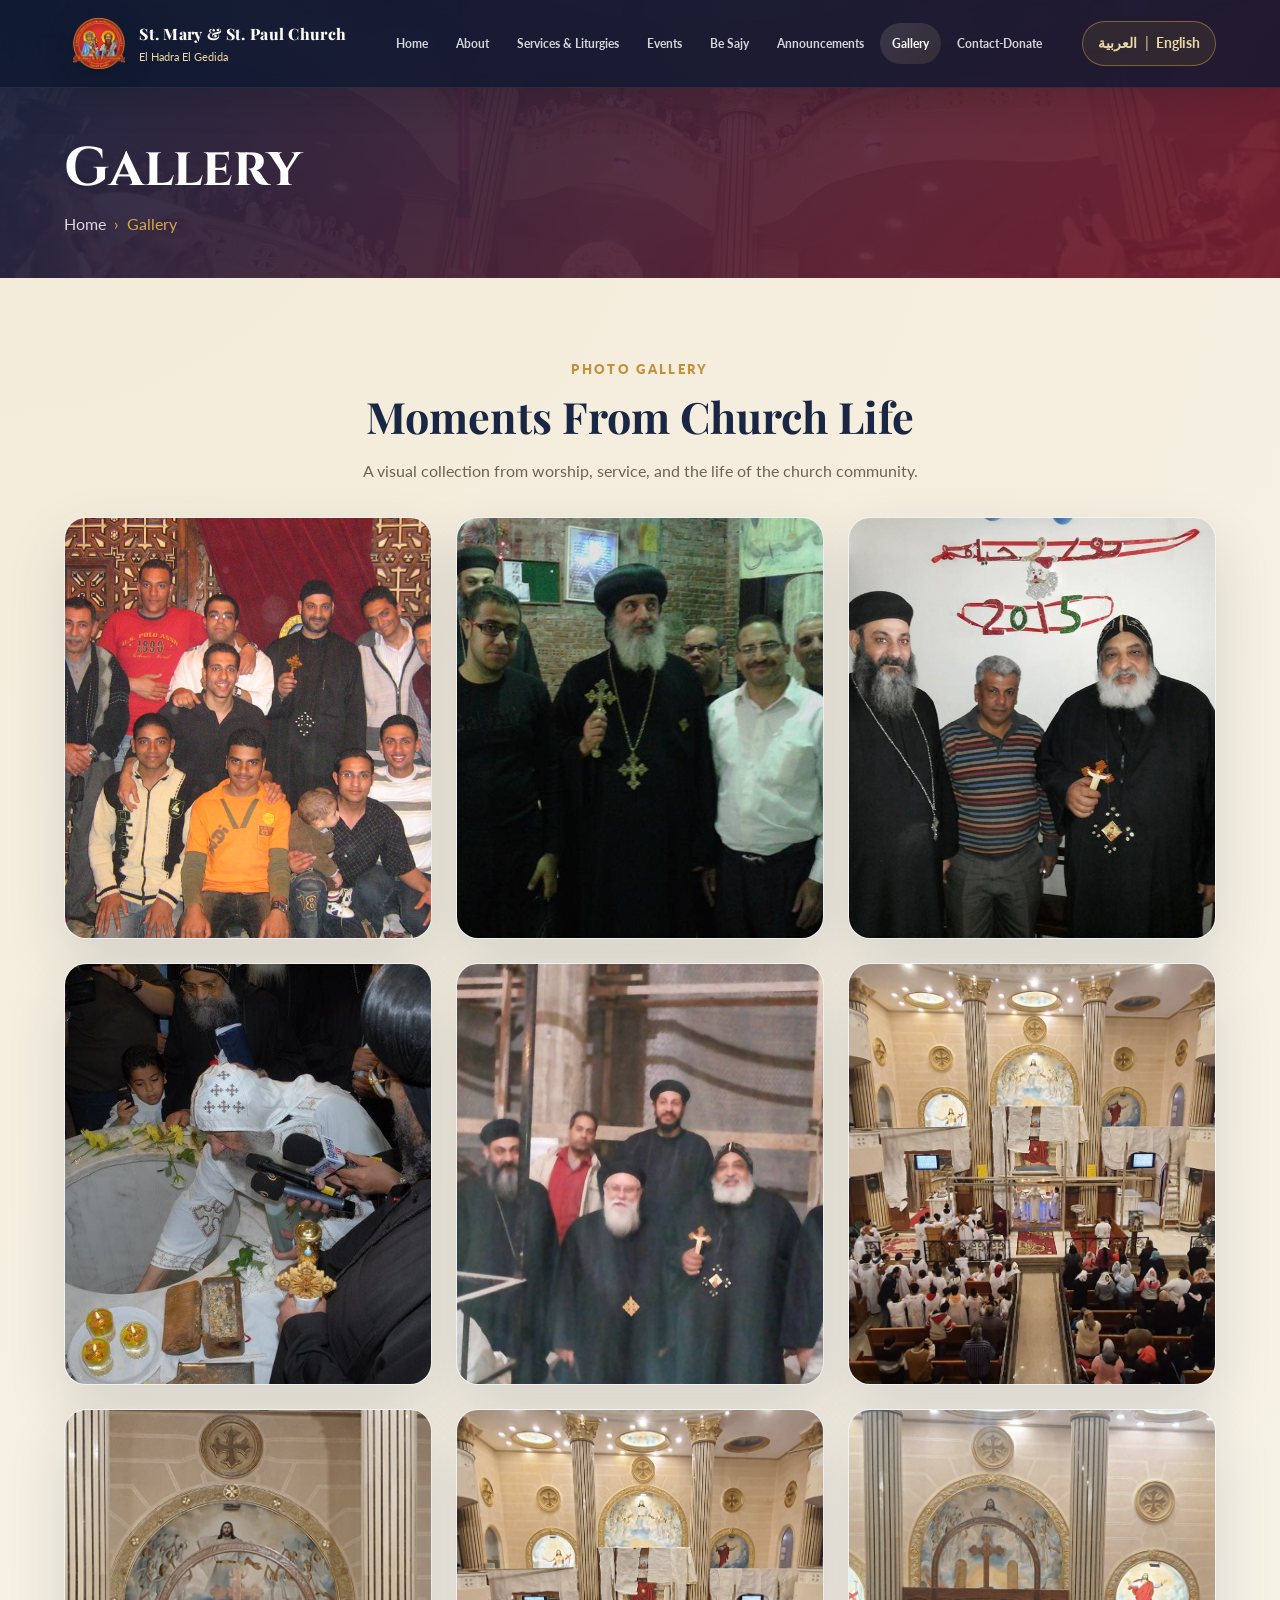
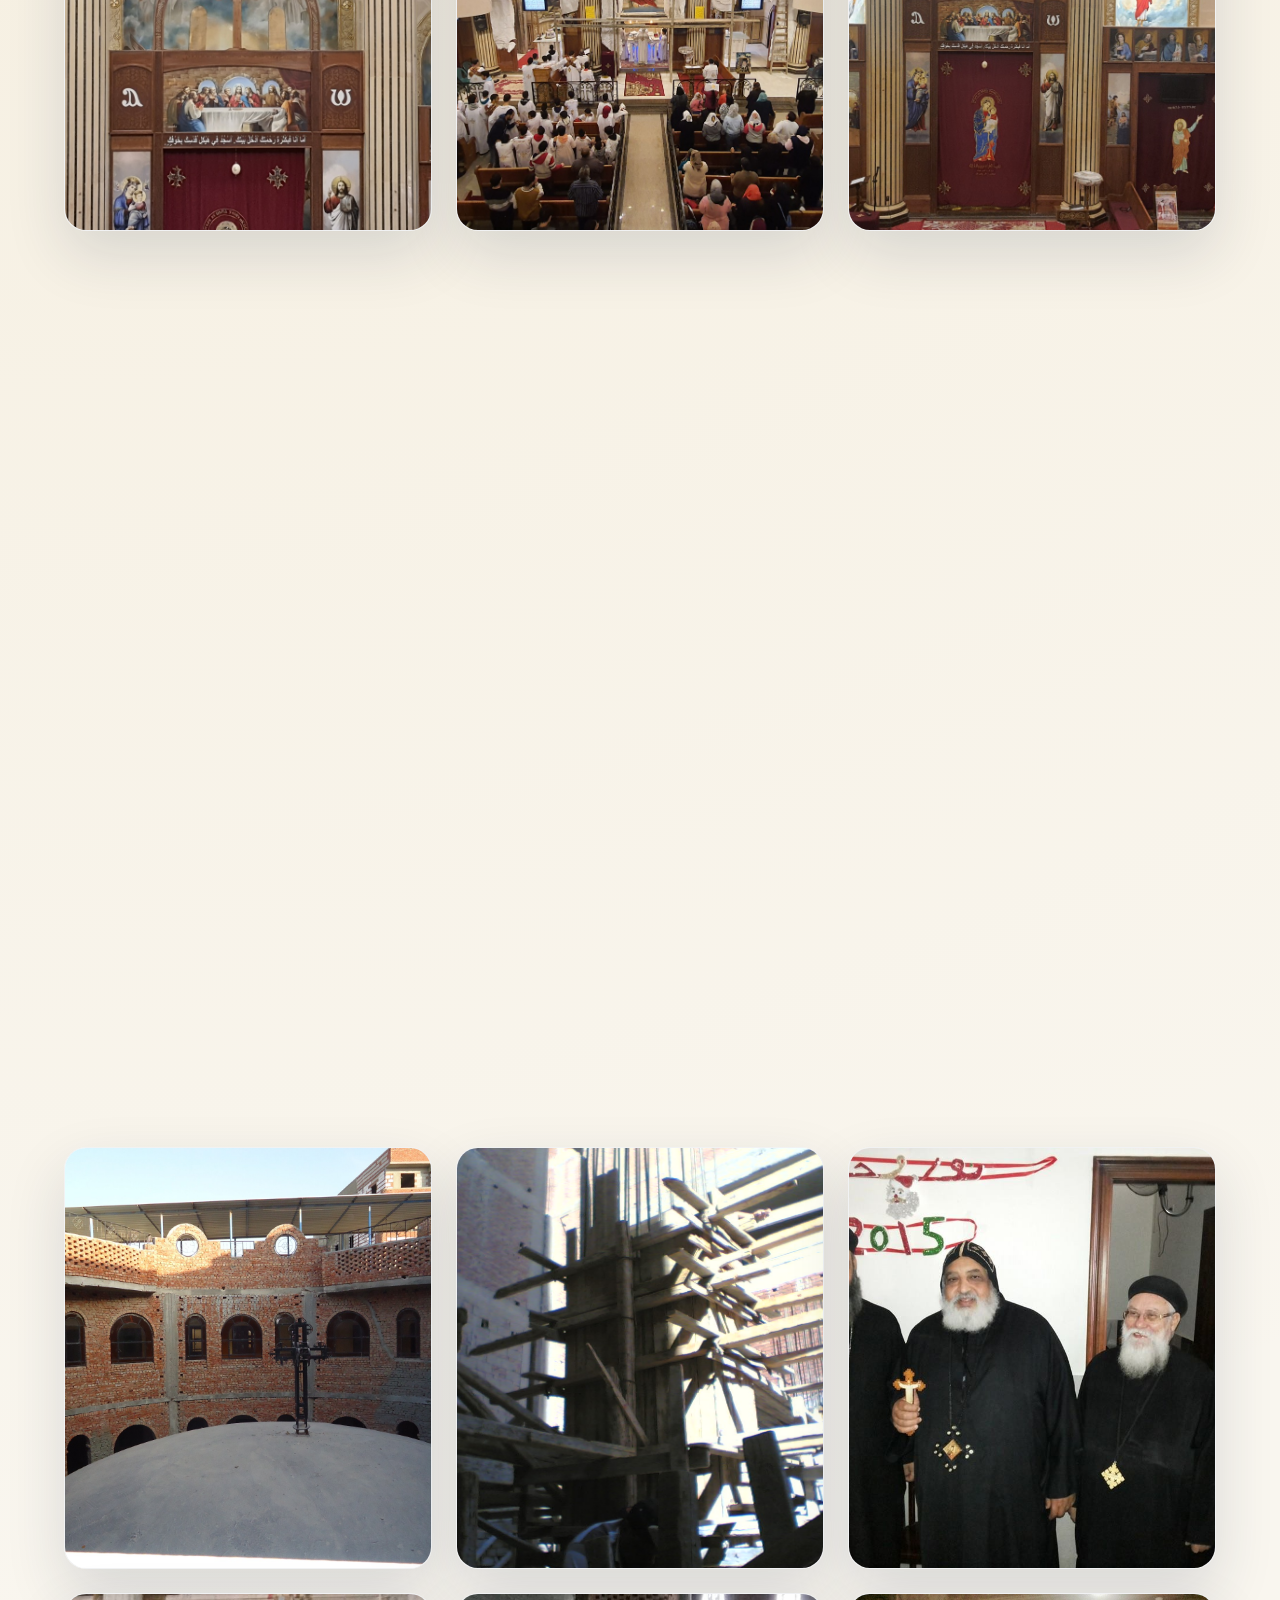
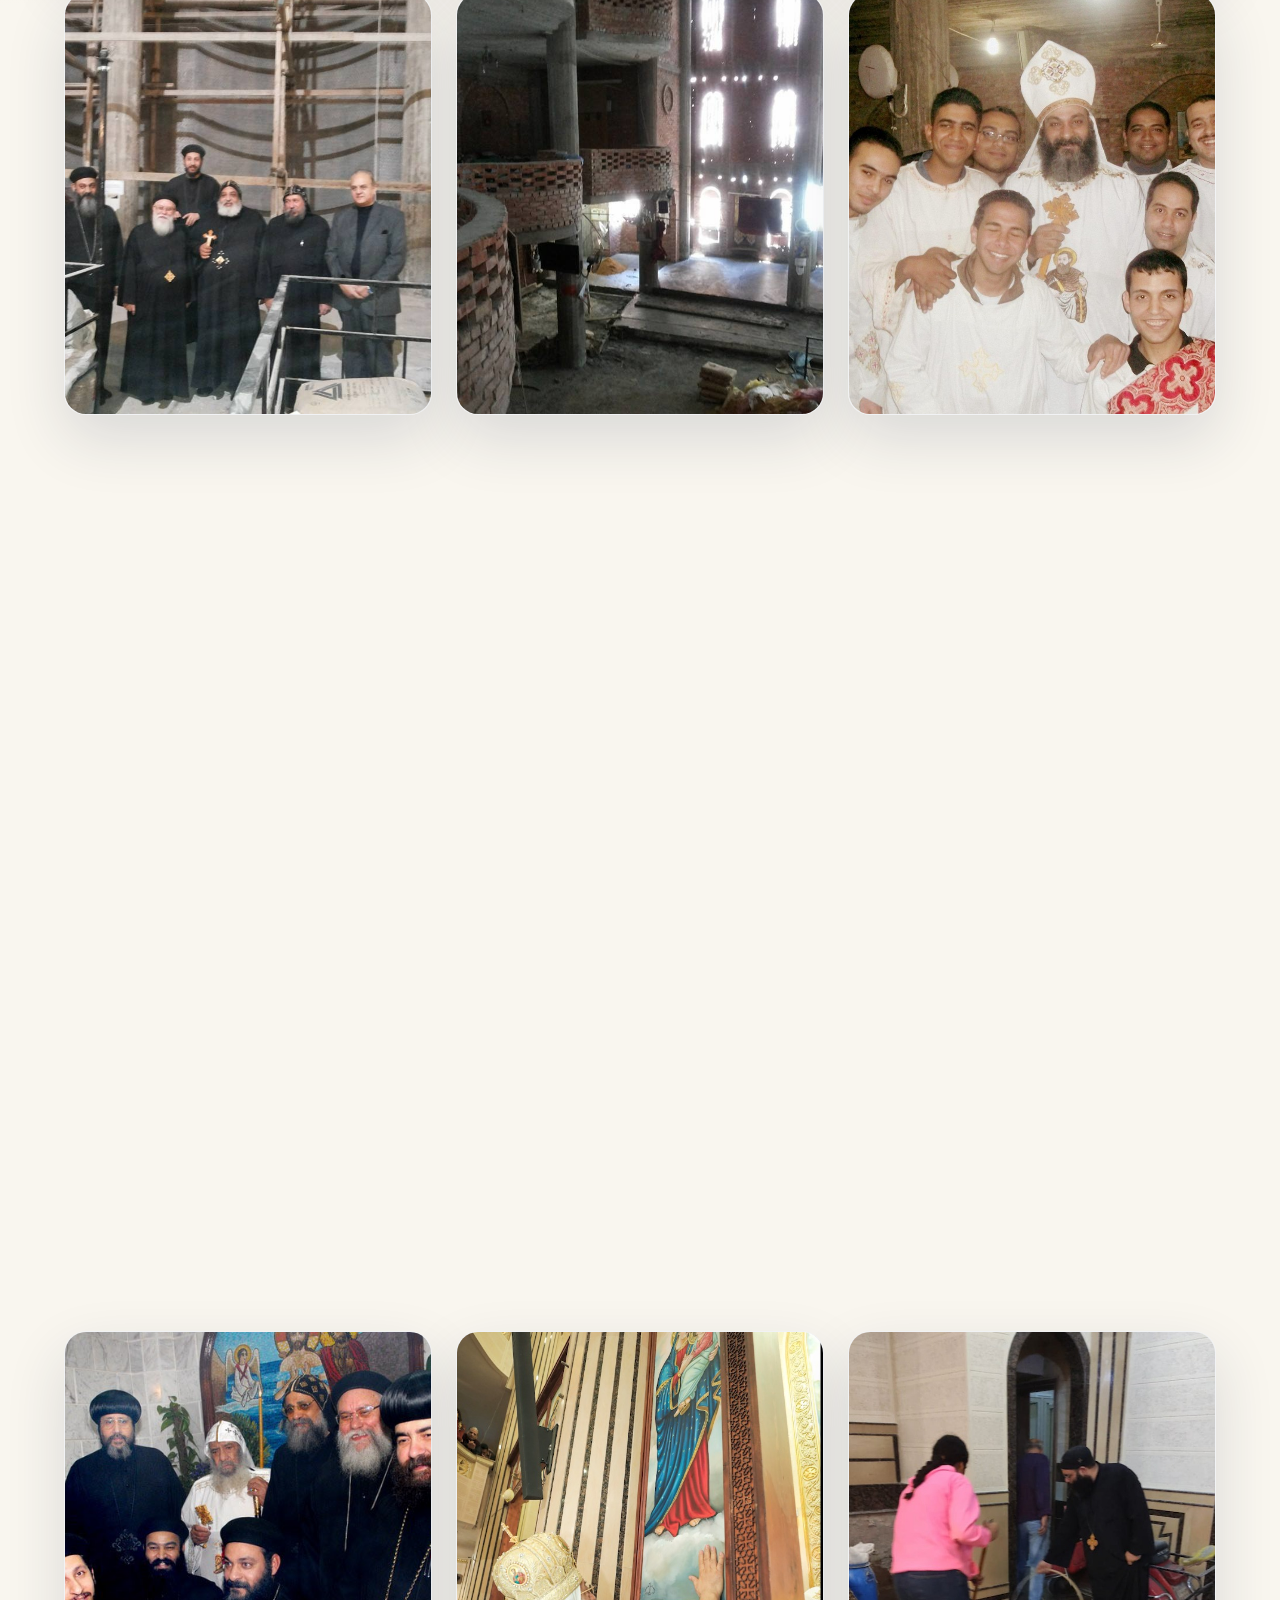
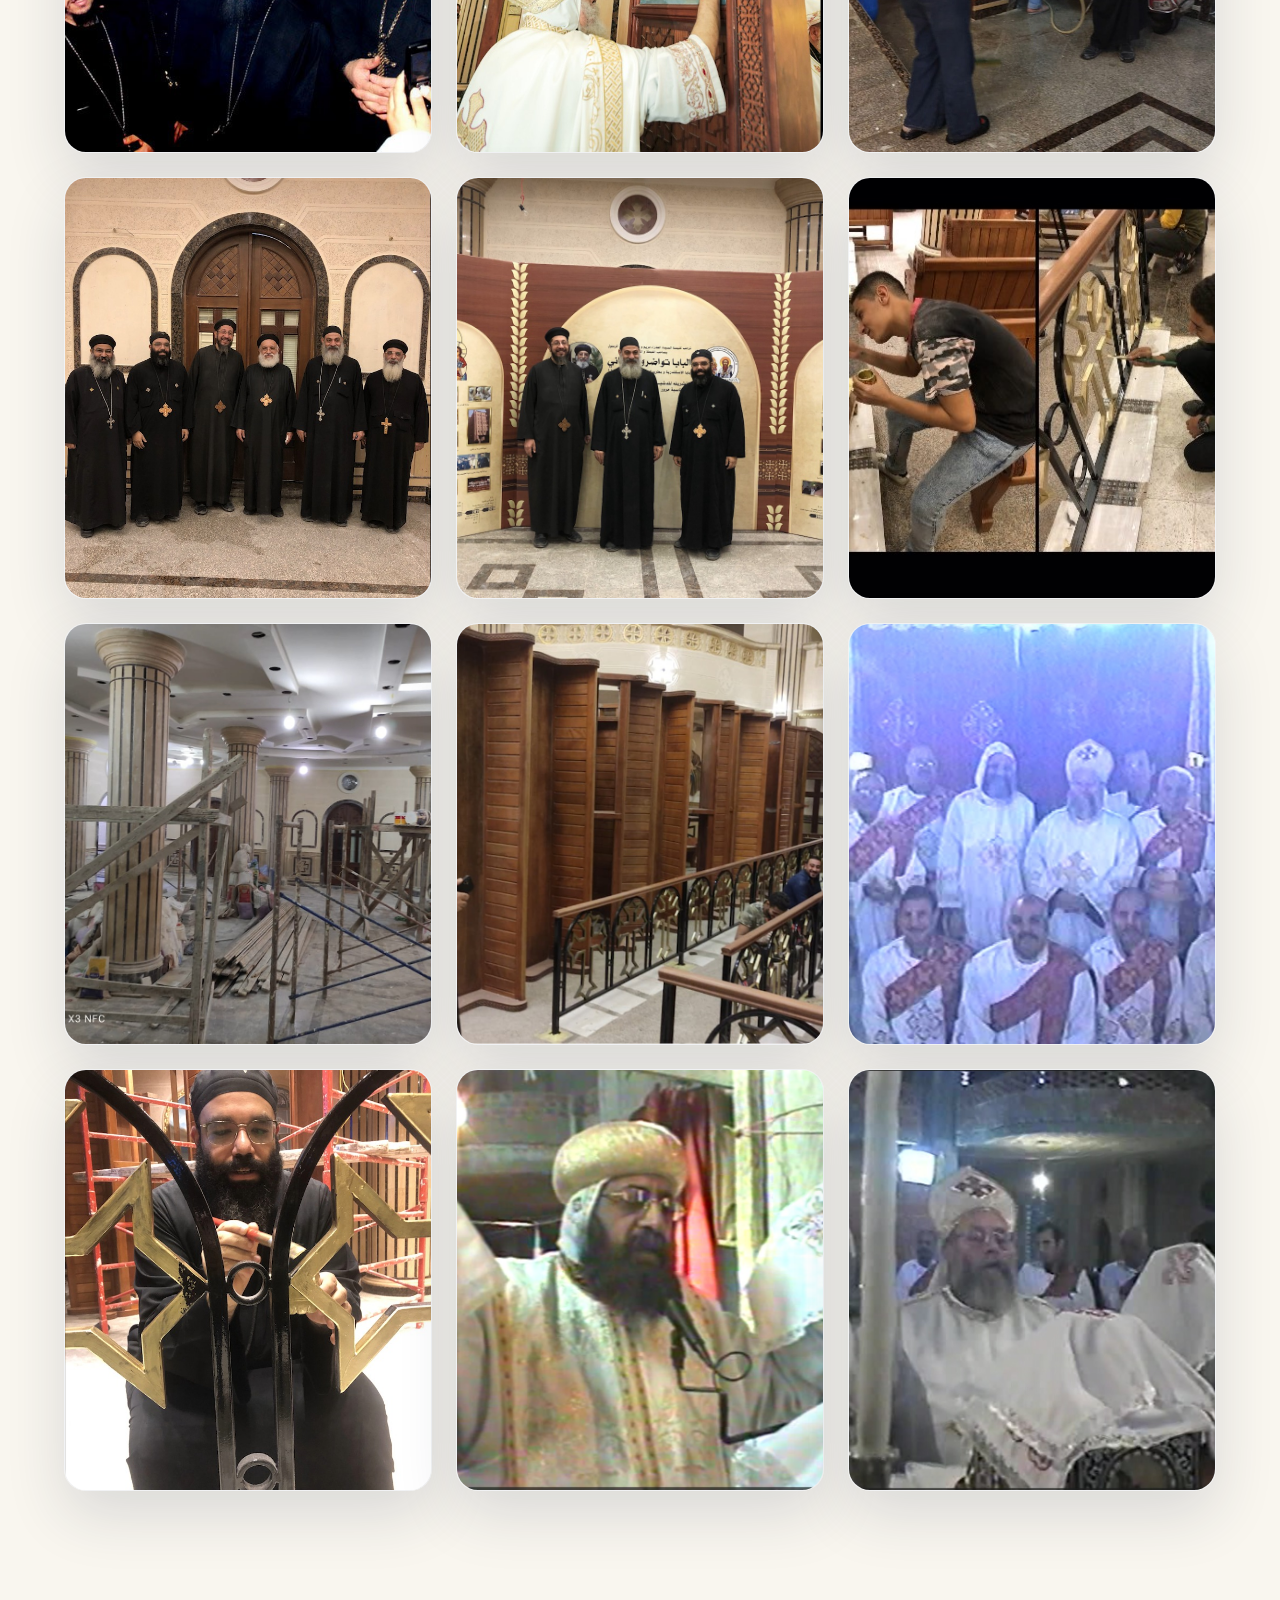
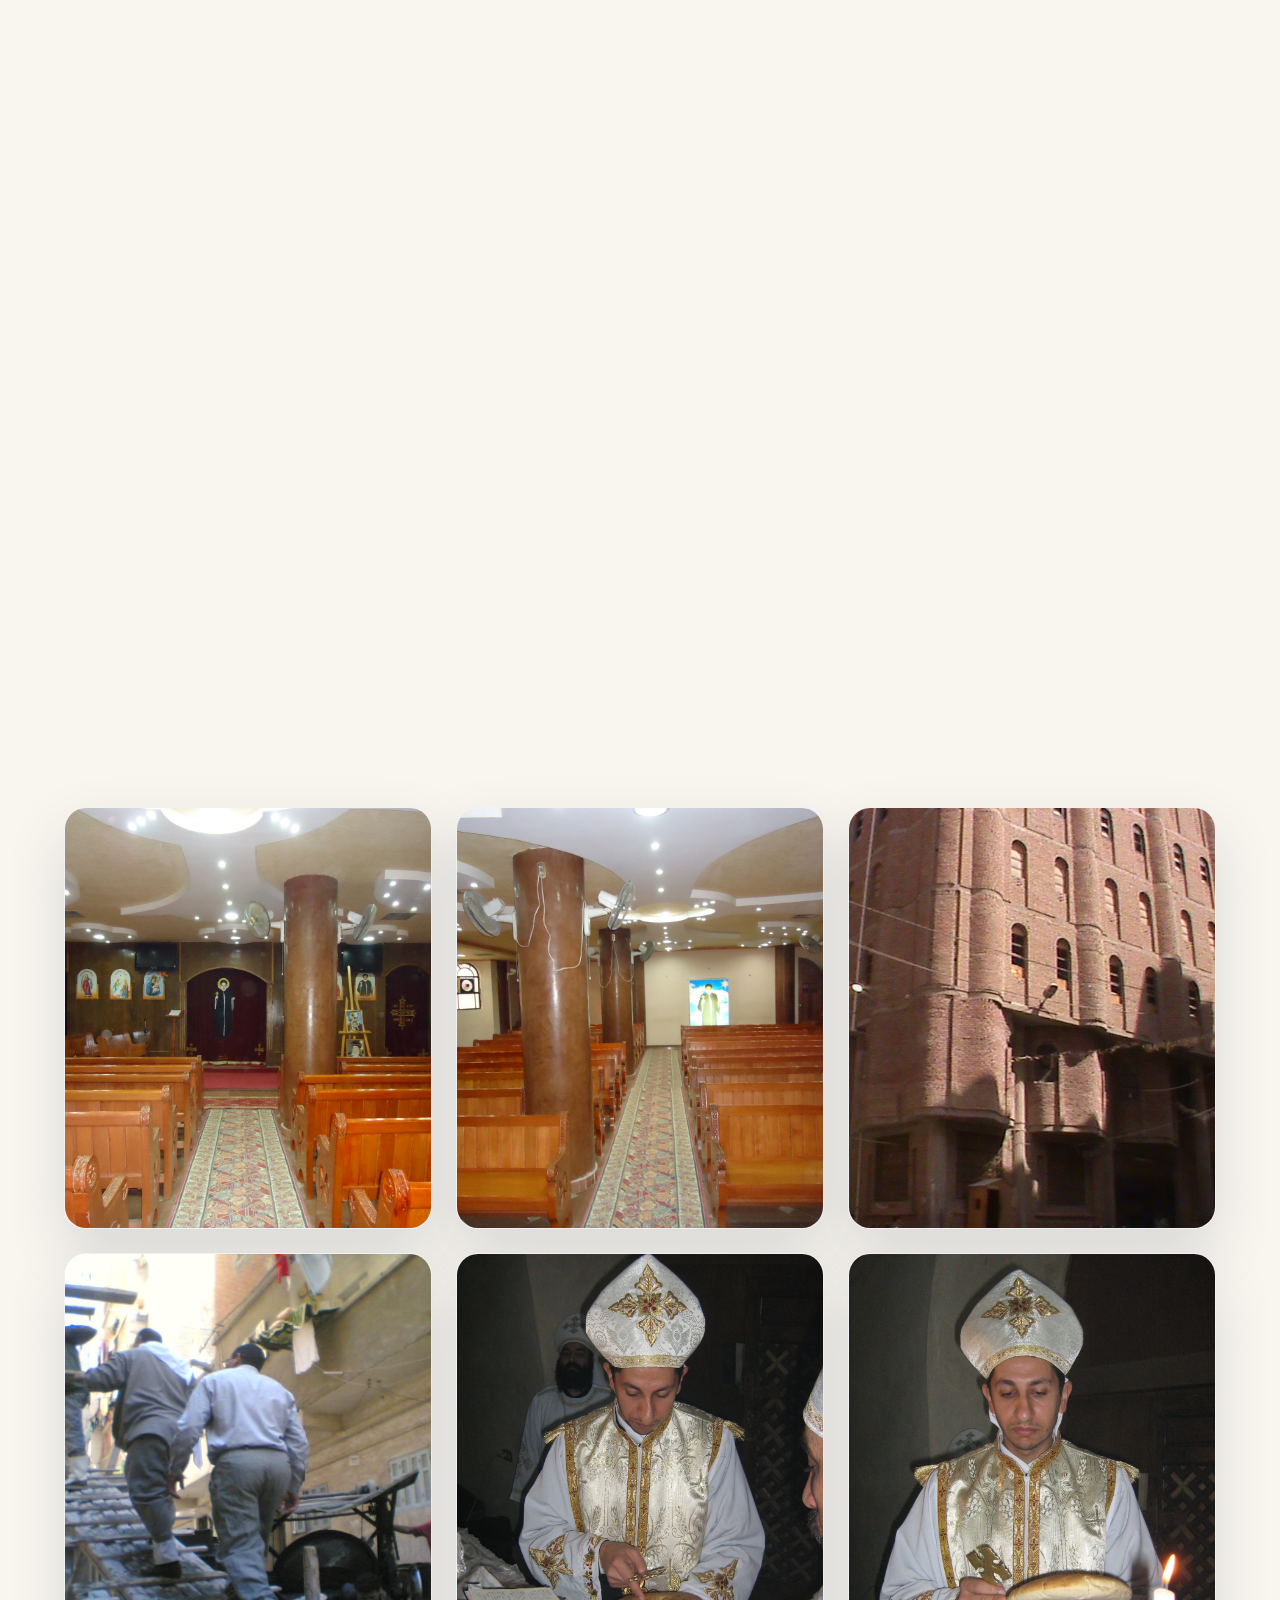
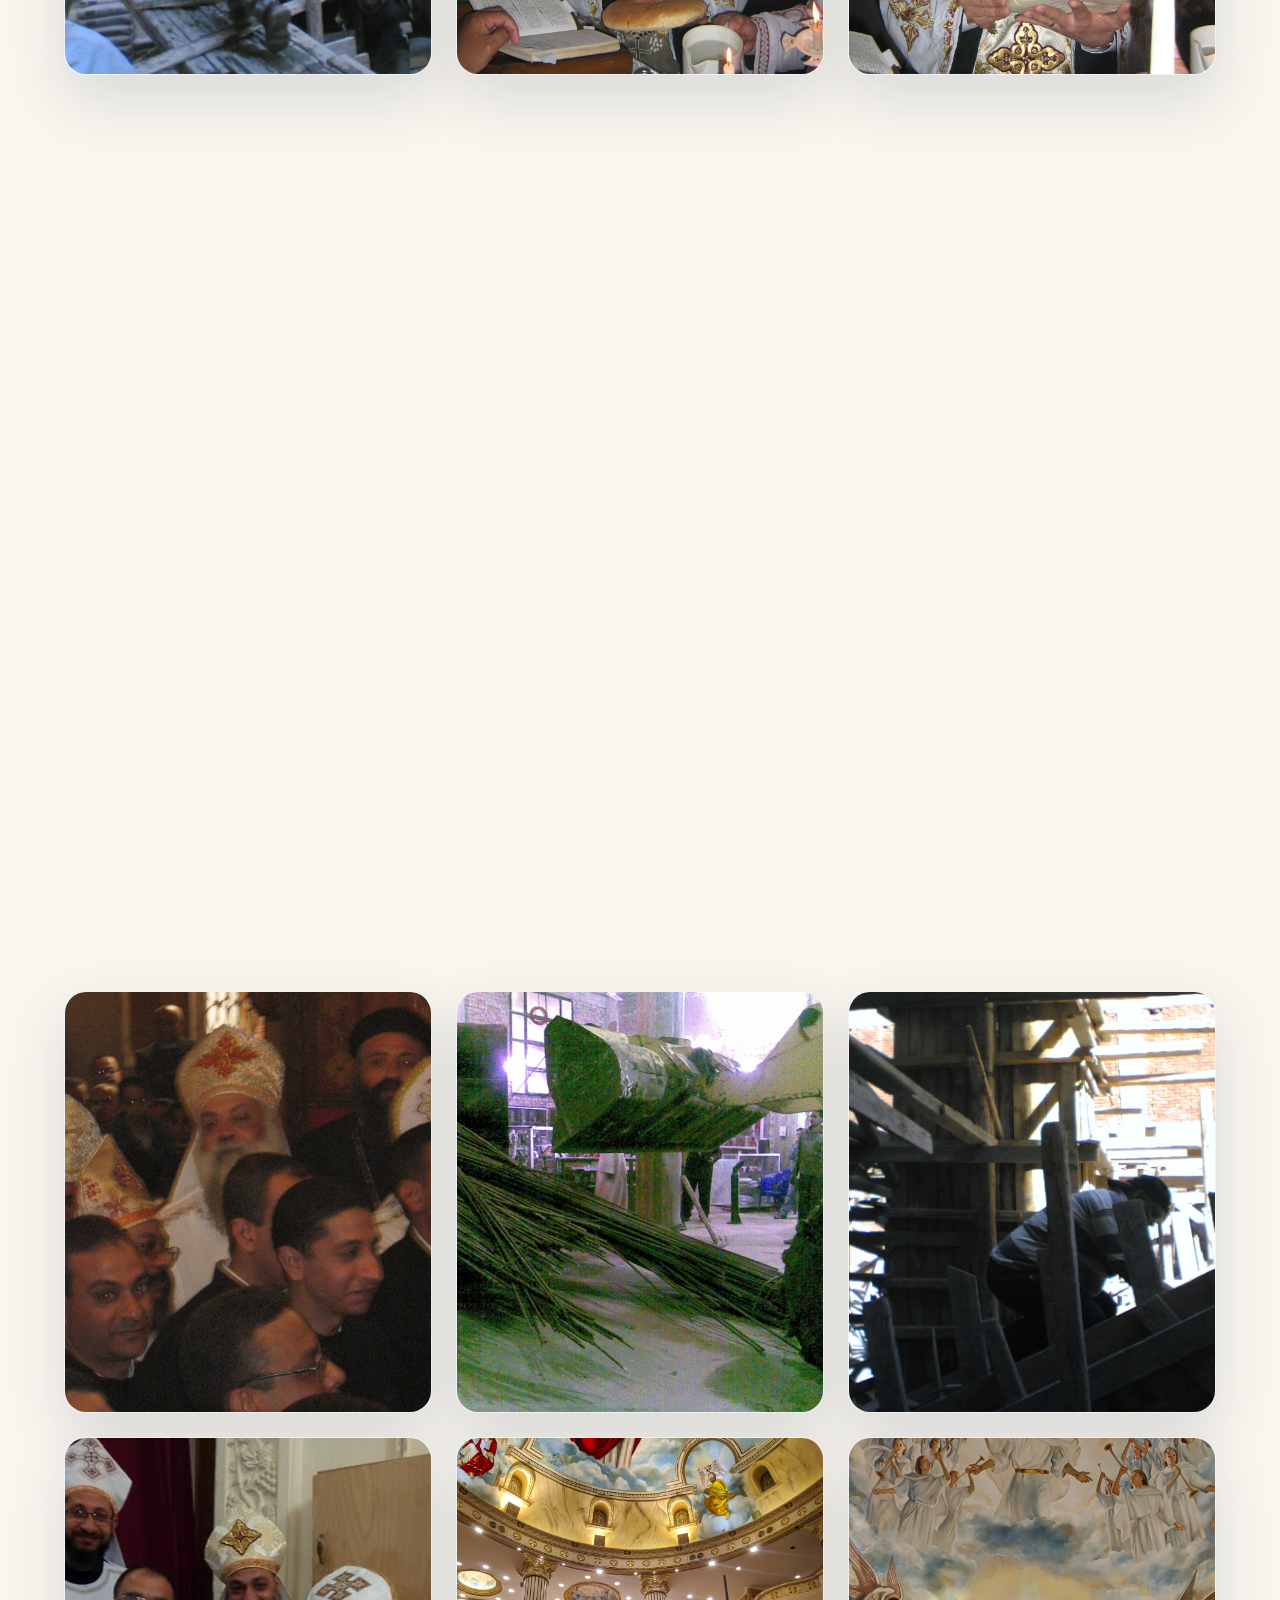
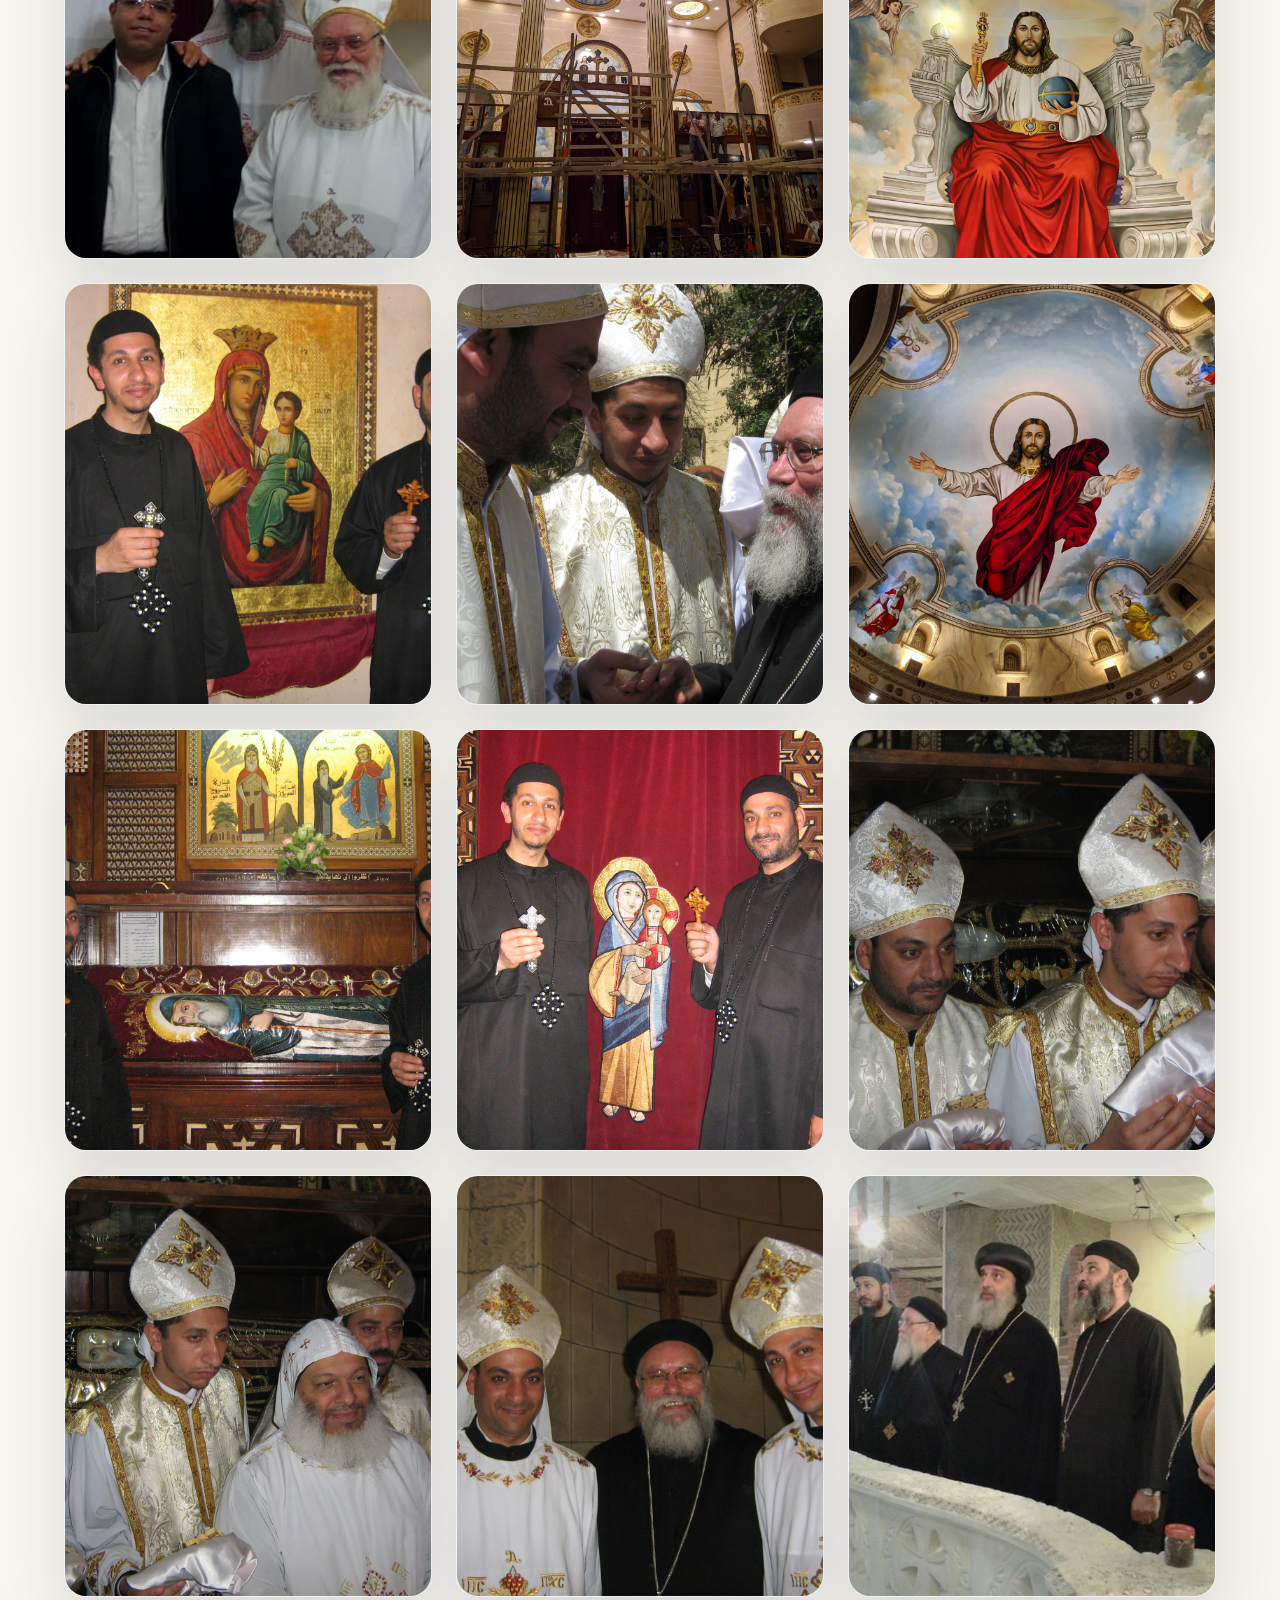
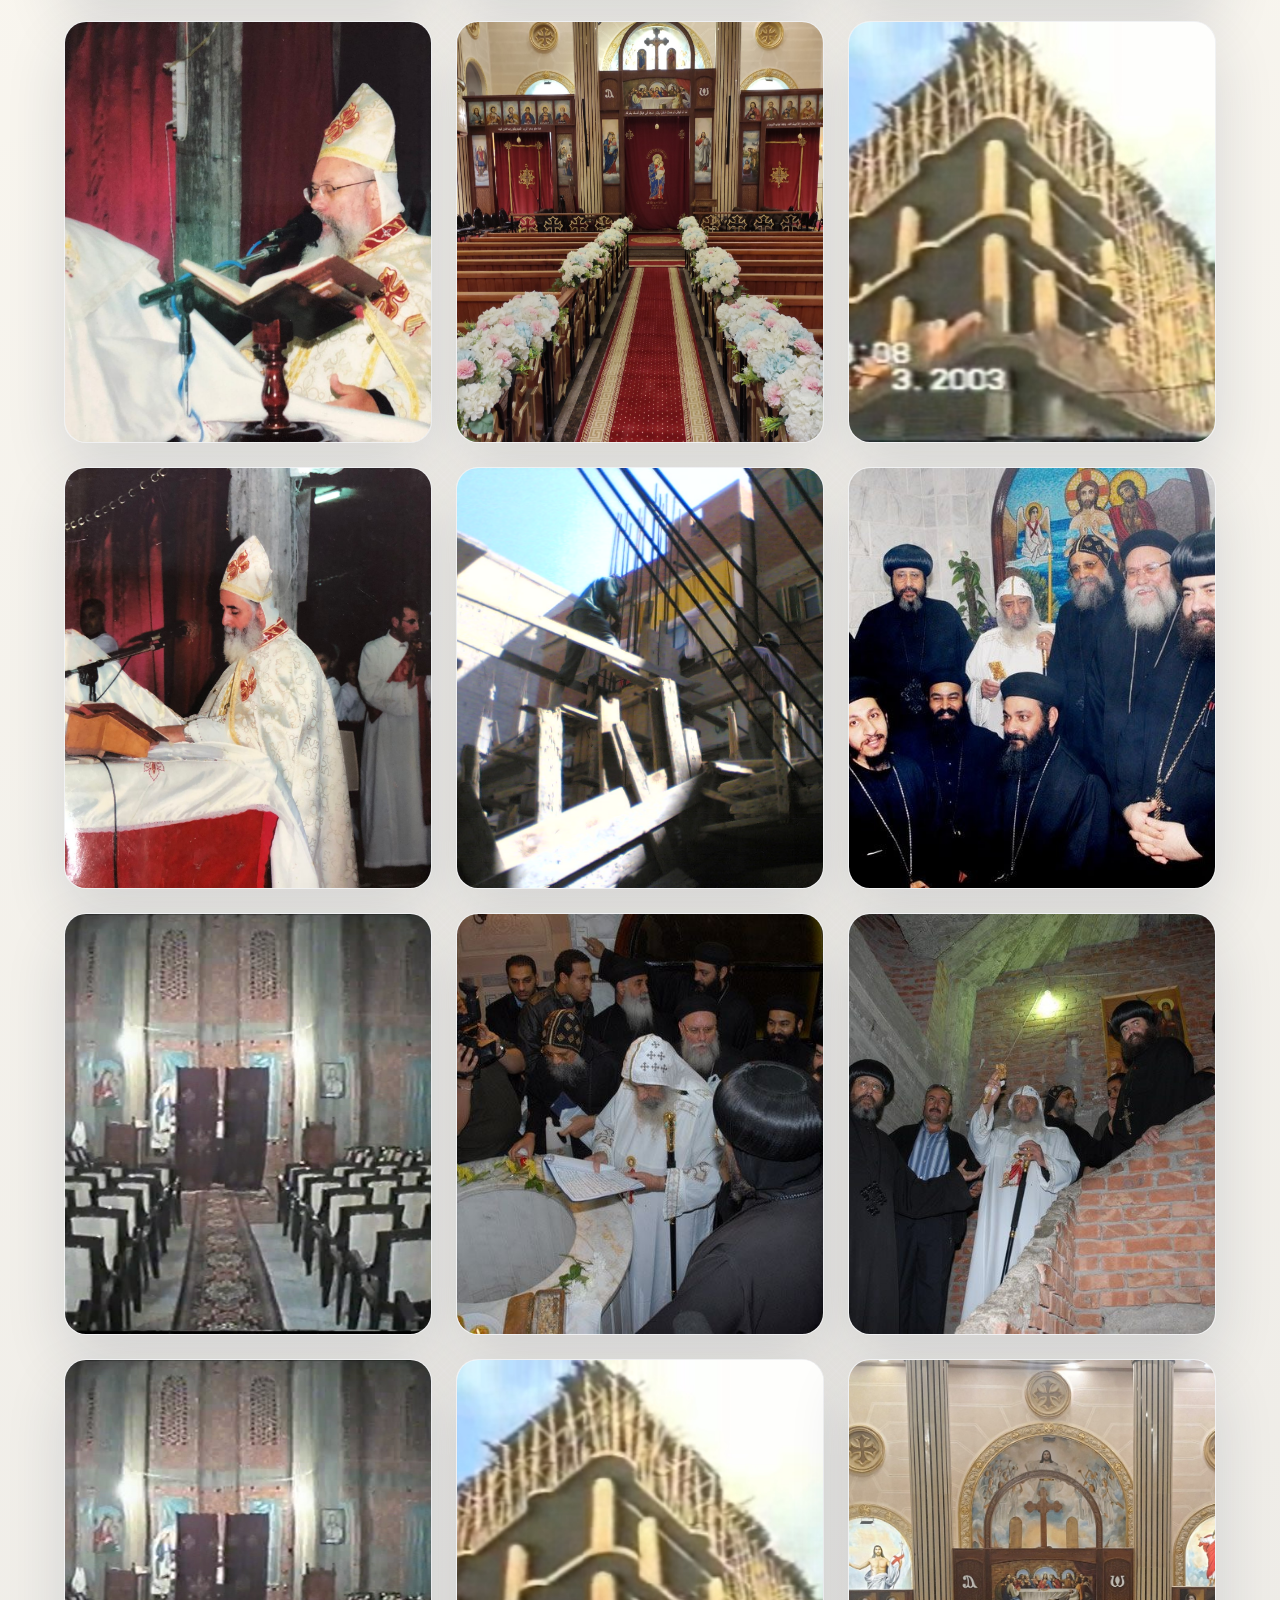
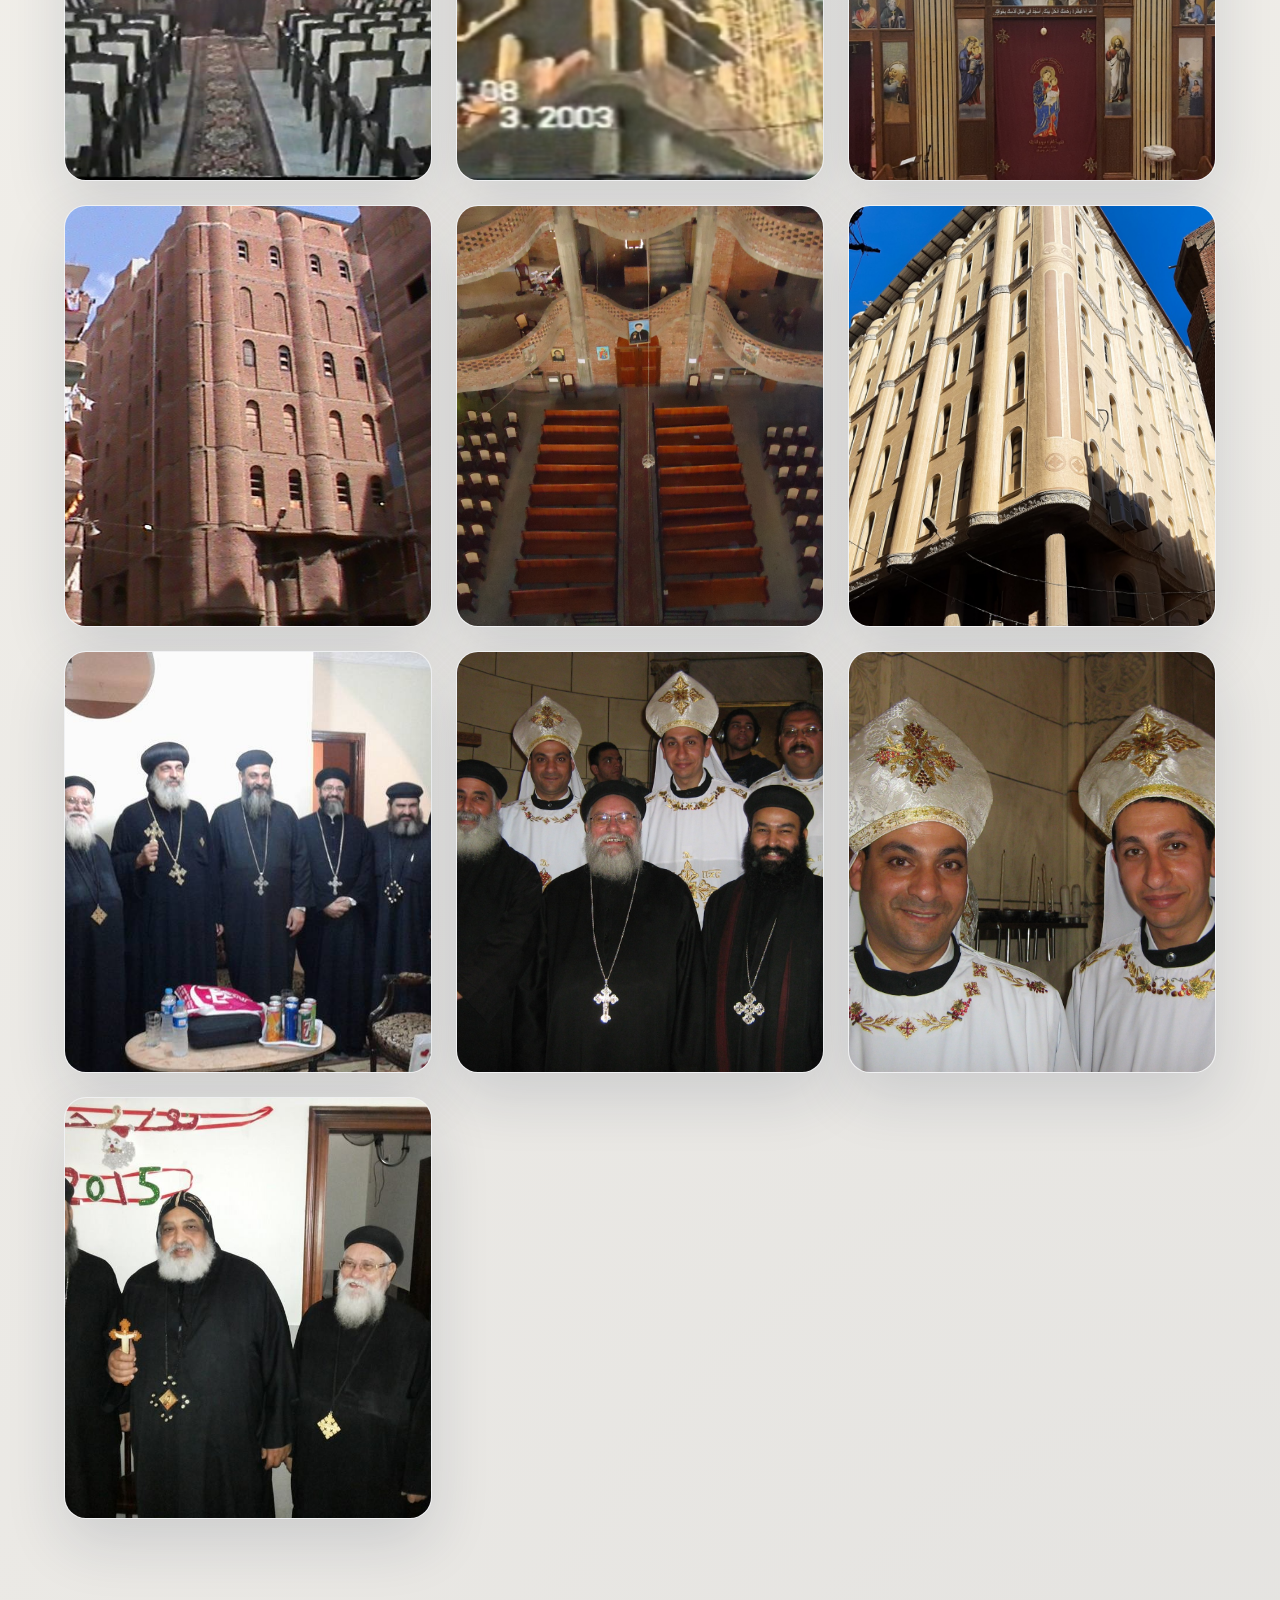
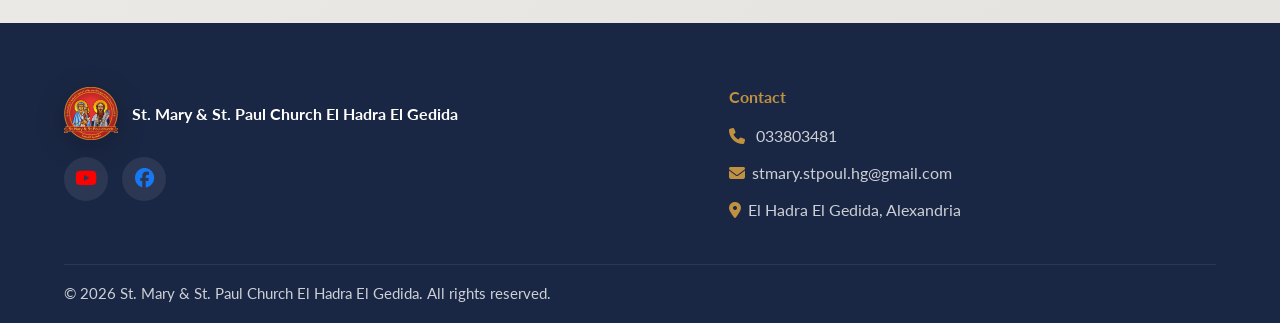
<file: pages/gallery.html>
<!DOCTYPE html>
<html lang="en" dir="ltr">
<head>
  <meta charset="UTF-8" />
  <meta name="viewport" content="width=device-width, initial-scale=1.0" />
  <meta name="description" content="Visual identity and gallery page for St. Mary &amp; St. Paul Church  El Hadra El Gedida." />
  <title>Gallery - St. Mary &amp; St. Paul Church  El Hadra El Gedida</title>
  <link rel="icon" type="image/png" href="../assets/church-logo.png" />
  <link rel="preconnect" href="https://fonts.googleapis.com" />
  <link rel="preconnect" href="https://fonts.gstatic.com" crossorigin />
  <link href="https://fonts.googleapis.com/css2?family=Amiri:ital,wght@0,400;0,700;1,400&family=Cairo:wght@400;600;700;800&family=Cinzel:wght@400;600;700&family=Playfair+Display:wght@400;600;700&family=Lato:wght@300;400;700&display=swap" rel="stylesheet" />
  <link rel="stylesheet" href="https://cdnjs.cloudflare.com/ajax/libs/font-awesome/6.5.0/css/all.min.css" />
  <link rel="stylesheet" href="../css/styles.css" />
</head>
<body data-title-en="Gallery - St. Mary &amp; St. Paul Church  El Hadra El Gedida" data-title-ar="المعرض - كنيسة السيدة العذراء والقديس بولس الرسول الحضره الجديده" data-desc-en="Visual identity and gallery page for St. Mary &amp; St. Paul Church  El Hadra El Gedida." data-desc-ar="صفحة المعرض والهوية البصرية لكنيسة السيدة العذراء والقديس بولس الرسول الحضره الجديده.">
  
<nav id="nav">
  <div class="nav-inner">
    <a href="../index.html" class="nav-brand">
      <img src="../assets/church-logo.png" alt="Church logo" class="brand-logo" />
      <div>
        <div class="brand-name" data-en="St. Mary &amp; St. Paul Church  " data-ar="كنيسة السيدة العذراء والقديس بولس الرسول ">St. Mary &amp; St. Paul Church </div>
        <div class="brand-sub" data-en="El Hadra El Gedida" data-ar="الحضرة الجديدة">El Hadra El Gedida</div>
      </div>
    </a>

    <div class="nav-links">
      <a href="../index.html" data-en="Home" data-ar="الرئيسية">Home</a><a href="about.html" data-en="About" data-ar="عن الكنيسة">About</a><a href="services.html" data-en="Services &amp; Liturgies" data-ar="القداسات والخدمات">Services &amp; Liturgies</a><a href="events.html" data-en="Events" data-ar="الفعاليات">Events</a><a href="be-sajy.html" data-en="Be Sajy" data-ar="بي ساجي">Be Sajy</a><a href="announcements.html" data-en="Announcements" data-ar="الإعلانات">Announcements</a><a href="gallery.html" class="active" data-en="Gallery" data-ar="المعرض">Gallery</a><a href="contact.html" data-en="Contact-Donate" data-ar="اتصل بنا-تبرع">Contact-Donate</a>
    </div>

    <div class="nav-actions">
      <button class="lang-toggle" type="button" onclick="toggleLanguage()" aria-label="Language switch">
        <span>العربية</span>
        <span class="sep">|</span>
        <span>English</span>
      </button>
      <button class="hamburger" id="hamburger" onclick="toggleMenu()" aria-label="Toggle navigation">
        <span></span><span></span><span></span>
      </button>
    </div>
  </div>
</nav>

<div class="nav-mob" id="navMob">
  <button class="lang-toggle" type="button" onclick="toggleLanguage()" aria-label="Language switch">
    <span>العربية</span>
    <span class="sep">|</span>
    <span>English</span>
  </button>
  <a href="../index.html" data-en="Home" data-ar="الرئيسية">Home</a><a href="about.html" data-en="About" data-ar="عن الكنيسة">About</a><a href="services.html" data-en="Services &amp; Liturgies" data-ar="القداسات والخدمات">Services &amp; Liturgies</a><a href="events.html" data-en="Events" data-ar="الفعاليات">Events</a><a href="be-sajy.html" data-en="Be Sajy" data-ar="بي ساجي">Be Sajy</a><a href="announcements.html" data-en="Announcements" data-ar="الإعلانات">Announcements</a><a href="gallery.html" class="active" data-en="Gallery" data-ar="المعرض">Gallery</a><a href="contact.html" data-en="Contact-Donate" data-ar="اتصل بنا-تبرع">Contact-Donate</a>
</div>

  
<div class="pg-banner">
  <div class="container">
    <h1 data-en="Gallery" data-ar="المعرض">Gallery</h1>
    <div class="breadcrumb"><span data-en="Home" data-ar="الرئيسية">Home</span> <span class="bc-gold">›</span> <span class="bc-gold" data-en="Gallery" data-ar="المعرض">Gallery</span></div>
  </div>
</div>

<section class="section">
  <div class="container">
    <div class="sec-hd">
      <span class="eyebrow" data-en="Photo Gallery" data-ar="معرض الصور">Photo Gallery</span>
      <h2 data-en="Moments From Church Life" data-ar="لحظات من حياة الكنيسة">Moments From Church Life</h2>
      <p data-en="A visual collection from worship, service, and the life of the church community." data-ar="مجموعة صور من خدمة وحياة أسرة الكنيسة.">A visual collection from worship, service, and the life of the church community.</p>
    </div>
    <div class="gallery-grid-auto gallery-featured">
      <figure class="gallery-card reveal-up">
        <img src="../assets/z.jpeg" alt="Fellowship gathering with the congregation" />
      </figure>
      <figure class="gallery-card reveal-up">
        <img src="../assets/y.jpeg" alt="Fellowship gathering with parish members" />
      </figure>
      <figure class="gallery-card reveal-up">
        <img src="../assets/x.jpeg" alt="Clergy greeting on a feast day" />
      </figure>
      <figure class="gallery-card reveal-up">
        <img src="../assets/v.jpeg" alt="Baptism blessing service" />
      </figure>
      <figure class="gallery-card reveal-up">
        <img src="../assets/1.jpeg" alt="A moment from church life" />
      </figure>
      <figure class="gallery-card reveal-up">
        <img src="../assets/2.jpeg" alt="A moment from church life" />
      </figure>
      <figure class="gallery-card reveal-up">
        <img src="../assets/3.jpeg" alt="A moment from church life" />
      </figure>
      <figure class="gallery-card reveal-up">
        <img src="../assets/4.jpeg" alt="A moment from church life" />
      </figure>
      <figure class="gallery-card reveal-up">
        <img src="../assets/5.jpeg" alt="A moment from church life" />
      </figure>
      <figure class="gallery-card reveal-up">
        <img src="../assets/7.jpeg" alt="A moment from church life" />
      </figure>
      <figure class="gallery-card reveal-up">
        <img src="../assets/8.jpeg" alt="A moment from church life" />
      </figure>
      <figure class="gallery-card reveal-up">
        <img src="../assets/9.jpeg" alt="A moment from church life" />
      </figure>
      <figure class="gallery-card reveal-up">
        <img src="../assets/10.jpeg" alt="A moment from church life" />
      </figure>
      <figure class="gallery-card reveal-up">
        <img src="../assets/11.jpeg" alt="A moment from church life" />
      </figure>
      <figure class="gallery-card reveal-up">
        <img src="../assets/12.jpeg" alt="A moment from church life" />
      </figure>
      <figure class="gallery-card reveal-up">
        <img src="../assets/13.jpeg" alt="A moment from church life" />
      </figure>
      <figure class="gallery-card reveal-up">
        <img src="../assets/14.jpeg" alt="A moment from church life" />
      </figure>
      <figure class="gallery-card reveal-up">
        <img src="../assets/w.jpeg" alt="A moment from church life" />
      </figure>
      <figure class="gallery-card reveal-up">
        <img src="../assets/u.jpeg" alt="Clergy visit during construction of the church" />
      </figure>
      <figure class="gallery-card reveal-up">
        <img src="../assets/t.jpeg" alt="Construction progress of the church building" />
      </figure>
      <figure class="gallery-card reveal-up">
        <img src="../assets/s.jpeg" alt="Bishop with church servants and youth" />
      </figure>
      <figure class="gallery-card reveal-up">
        <img src="../assets/r.jpeg" alt="Liturgical procession with deacons" />
      </figure>
      <figure class="gallery-card reveal-up">
        <img src="../assets/q.jpeg" alt="Clergy procession inside the church" />
      </figure>

      <figure class="gallery-card reveal-up">
        <img src="../assets/p.jpeg" alt="Interior construction progress" />
      </figure>
      <figure class="gallery-card reveal-up">
        <img src="../assets/o.jpeg" alt="Blessing ceremony at the church" />
      </figure>
      <figure class="gallery-card reveal-up">
        <img src="../assets/n.jpeg" alt="Consecration of the church icons" />
      </figure>
      <figure class="gallery-card reveal-up">
        <img src="../assets/m.jpeg" alt="Clergy group photo" />
      </figure>
      <figure class="gallery-card reveal-up">
        <img src="../assets/l.jpeg" alt="Construction of the church building" />
      </figure>
      <figure class="gallery-card reveal-up">
        <img src="../assets/k.jpeg" alt="Community fellowship gathering" />
      </figure>
      <figure class="gallery-card reveal-up">
        <img src="../assets/j.jpeg" alt="Liturgical celebration" />
      </figure>
      <figure class="gallery-card reveal-up">
        <img src="../assets/i.jpeg" alt="Clergy visit to the building site" />
      </figure>
      <figure class="gallery-card reveal-up">
        <img src="../assets/h.jpeg" alt="Children's ministry activity" />
      </figure>
      <figure class="gallery-card reveal-up">
        <img src="../assets/g.jpg" alt="Choir and hymn practice" />
      </figure>
      <figure class="gallery-card reveal-up">
        <img src="../assets/f.jpeg" alt="Procession with icons and crosses" />
      </figure>
      <figure class="gallery-card reveal-up">
        <img src="../assets/e.jpeg" alt="Community gathering at the church" />
      </figure>
      <figure class="gallery-card reveal-up">
        <img src="../assets/d.jpeg" alt="Interior finishing works" />
      </figure>
      <figure class="gallery-card reveal-up">
        <img src="../assets/c.jpeg" alt="Clergy blessing ceremony" />
      </figure>
      <figure class="gallery-card reveal-up">
        <img src="../assets/b.jpeg" alt="A moment from church life" />
      </figure>
      <figure class="gallery-card reveal-up">
        <img src="../assets/a.jpeg" alt="Congregation gathering" />
      </figure>
      <figure class="gallery-card reveal-up">
        <img src="../assets/15.jpeg" alt="Construction progress of the church" />
      </figure>
      <figure class="gallery-card reveal-up">
        <img src="../assets/16.jpeg" alt="Clergy group photo" />
      </figure>
      <figure class="gallery-card reveal-up">
        <img src="../assets/17.jpeg" alt="Feast day celebration" />
      </figure>
      <figure class="gallery-card reveal-up">
        <img src="../assets/18.jpeg" alt="Liturgical procession" />
      </figure>
      <figure class="gallery-card reveal-up">
        <img src="../assets/19.jpeg" alt="Community fellowship" />
      </figure>
      <figure class="gallery-card reveal-up">
        <img src="../assets/20.jpeg" alt="Children's ministry" />
      </figure>
      <figure class="gallery-card reveal-up">
        <img src="../assets/21.jpeg" alt="Choir practice" />
      </figure>
      <figure class="gallery-card reveal-up">
        <img src="../assets/22.jpeg" alt="Clergy visit" />
      </figure>
      <figure class="gallery-card reveal-up">
        <img src="../assets/23.jpeg" alt="Blessing ceremony" />
      </figure>
      <figure class="gallery-card reveal-up">
        <img src="../assets/24.jpeg" alt="Consecration of icons" />
      </figure>
      <figure class="gallery-card reveal-up">
        <img src="../assets/25.jpeg" alt="Interior of the church" />
      </figure>
      <figure class="gallery-card reveal-up">
        <img src="../assets/26.jpeg" alt="Clergy procession" />
      </figure>

      <figure class="gallery-card reveal-up">
        <img src="../assets/27.jpeg" alt="Construction milestone" />
      </figure>
      <figure class="gallery-card reveal-up">
        <img src="../assets/28.jpeg" alt="Community celebration" />
      </figure>
      <figure class="gallery-card reveal-up">
        <img src="../assets/29.jpeg" alt="Deacons' service" />
      </figure>
      <figure class="gallery-card reveal-up">
        <img src="../assets/30.jpeg" alt="Congregation at prayer" />
      </figure>
      <figure class="gallery-card reveal-up">
        <img src="../assets/31.jpeg" alt="Clergy fellowship" />
      </figure>
      <figure class="gallery-card reveal-up">
        <img src="../assets/32.jpeg" alt="Youth ministry gathering" />
      </figure>
      <figure class="gallery-card reveal-up">
        <img src="../assets/33.jpeg" alt="Blessing of the church building" />
      </figure>
      <figure class="gallery-card reveal-up">
        <img src="../assets/34.jpeg" alt="Iconostasis and altar area" />
      </figure>
      <figure class="gallery-card reveal-up">
        <img src="../assets/35.jpeg" alt="Clergy group photo" />
      </figure>
      <figure class="gallery-card reveal-up">
        <img src="../assets/36.jpeg" alt="Church choir performance" />
      </figure>
      <figure class="gallery-card reveal-up">
        <img src="../assets/37.jpeg" alt="Construction of the church" />
      </figure>
      <figure class="gallery-card reveal-up">
        <img src="../assets/38.jpeg" alt="Feast day gathering" />
      </figure>
      <figure class="gallery-card reveal-up">
        <img src="../assets/39.jpeg" alt="Clergy procession with crosses" />
      </figure>
      <figure class="gallery-card reveal-up">
        <img src="../assets/40.jpeg" alt="Community fellowship meeting" />
      </figure>
      <figure class="gallery-card reveal-up">
        <img src="../assets/41.jpeg" alt="Church interior finishing" />
      </figure>

      <figure class="gallery-card reveal-up">
        <img src="../assets/42.jpeg" alt="Bishop's visit to the parish" />
      </figure>
      <figure class="gallery-card reveal-up">
        <img src="../assets/43.jpeg" alt="Deacons in liturgical service" />
      </figure>
      <figure class="gallery-card reveal-up">
        <img src="../assets/44.jpeg" alt="Children's Sunday school" />
      </figure>
      <figure class="gallery-card reveal-up">
        <img src="../assets/45.jpeg" alt="Clergy blessing the congregation" />
      </figure>
      <figure class="gallery-card reveal-up">
        <img src="../assets/46.jpeg" alt="Construction progress" />
      </figure>
      <figure class="gallery-card reveal-up">
        <img src="../assets/47.jpeg" alt="Community celebration at the church" />
      </figure>
      <figure class="gallery-card reveal-up">
        <img src="../assets/48.jpeg" alt="Clergy group at the altar" />
      </figure>
      <figure class="gallery-card reveal-up">
        <img src="../assets/49.jpeg" alt="Fellowship gathering" />
      </figure>
      <figure class="gallery-card reveal-up">
        <img src="../assets/51.jpeg" alt="Liturgical celebration with the congregation" />
      </figure>
      <figure class="gallery-card reveal-up">
        <img src="../assets/52.jpeg" alt="Clergy procession inside the church" />
      </figure>
      <figure class="gallery-card reveal-up">
        <img src="../assets/53.jpeg" alt="Construction of the church building" />
      </figure>
      <figure class="gallery-card reveal-up">
        <img src="../assets/54.jpeg" alt="Youth and servants gathering" />
      </figure>
      <figure class="gallery-card reveal-up">
        <img src="../assets/55.jpeg" alt="Blessing ceremony" />
      </figure>
      <figure class="gallery-card reveal-up">
        <img src="../assets/56.jpeg" alt="Clergy group photo" />
      </figure>
      <figure class="gallery-card reveal-up">
        <img src="../assets/57.jpeg" alt="Church choir and hymns" />
      </figure>
      <figure class="gallery-card reveal-up">
        <img src="../assets/58.jpeg" alt="Community fellowship" />
      </figure>
      <figure class="gallery-card reveal-up">
        <img src="../assets/59.jpeg" alt="Consecration ceremony" />
      </figure>
      <figure class="gallery-card reveal-up">
        <img src="../assets/60.jpeg" alt="Clergy visit to the building site" />
      </figure>
      <figure class="gallery-card reveal-up">
        <img src="../assets/61.jpeg" alt="Deacons in procession" />
      </figure>
      <figure class="gallery-card reveal-up">
        <img src="../assets/62.jpeg" alt="A moment from church life" />
      </figure>
      <figure class="gallery-card reveal-up">
        <img src="../assets/63.jpeg" alt="Feast day celebration" />
      </figure>
      <figure class="gallery-card reveal-up">
        <img src="../assets/64.jpeg" alt="Clergy group at the church entrance" />
      </figure>
      <figure class="gallery-card reveal-up">
        <img src="../assets/65.jpeg" alt="Construction progress of the church" />
      </figure>
      <figure class="gallery-card reveal-up">
        <img src="../assets/66.jpeg" alt="Congregation gathering" />
      </figure>
      <figure class="gallery-card reveal-up">
        <img src="../assets/67.jpeg" alt="A moment from church life" />
      </figure>

    </div>
</section>

  
<footer id="footer">
  <div class="container">
    <div class="foot-grid">
      <div class="foot-about">
        <div class="foot-logo">
          <img src="../assets/church-logo.png" alt="Church logo" class="foot-logo-img" />
          <span data-en="St. Mary &amp; St. Paul Church  El Hadra El Gedida" data-ar="كنيسة السيدة العذراء والقديس بولس الرسول الحضره الجديده">St. Mary &amp; St. Paul Church  El Hadra El Gedida</span>
        </div>
        <div class="foot-social">
          <a href="https://www.youtube.com/@St.Mary_St.Paul_HG" target="_blank" rel="noopener" aria-label="YouTube"><i class="fa-brands fa-youtube" style="color:#ff0000"></i></a>
          <a href="https://www.facebook.com/St.MarySt.Paul.HG/" target="_blank" rel="noopener" aria-label="Facebook"><i class="fa-brands fa-facebook" style="color:#1877f2"></i></a>
        </div>
      </div>

      <div class="foot-col">
        <h4 data-en="Contact" data-ar="التواصل">Contact</h4>
        <ul class="contact-list">
          <li><i class="fa-solid fa-phone"></i> <a href="tel:033803481">033803481</a></li>
          <li><i class="fa-solid fa-envelope"></i><a href="mailto:stmary.stpoul.hg@gmail.com">stmary.stpoul.hg@gmail.com</a></li>
          <li><i class="fa-solid fa-location-dot"></i><a href="https://maps.app.goo.gl/TsvVpz9CCjcPpRaT8" target="_blank" rel="noopener" data-en="El Hadra El Gedida, Alexandria" data-ar="الحضرة الجديدة، الإسكندرية">El Hadra El Gedida, Alexandria</a></li>
        </ul>
      </div>
    </div>

    <div class="foot-bottom">
      <span data-en="© 2026 St. Mary &amp; St. Paul Church  El Hadra El Gedida. All rights reserved." data-ar="© 2026 كنيسة السيدة العذراء والقديس بولس الرسول الحضره الجديده. جميع الحقوق محفوظة.">© 2026 St. Mary &amp; St. Paul Church  El Hadra El Gedida. All rights reserved.</span>
    </div>
  </div>
</footer>

  <button id="btt" onclick="window.scrollTo({top:0,behavior:'smooth'})" title="Back to top">
    <i class="fa-solid fa-chevron-up"></i>
  </button>
  <script src="../js/main.js"></script>
</body>
</html>
</file>
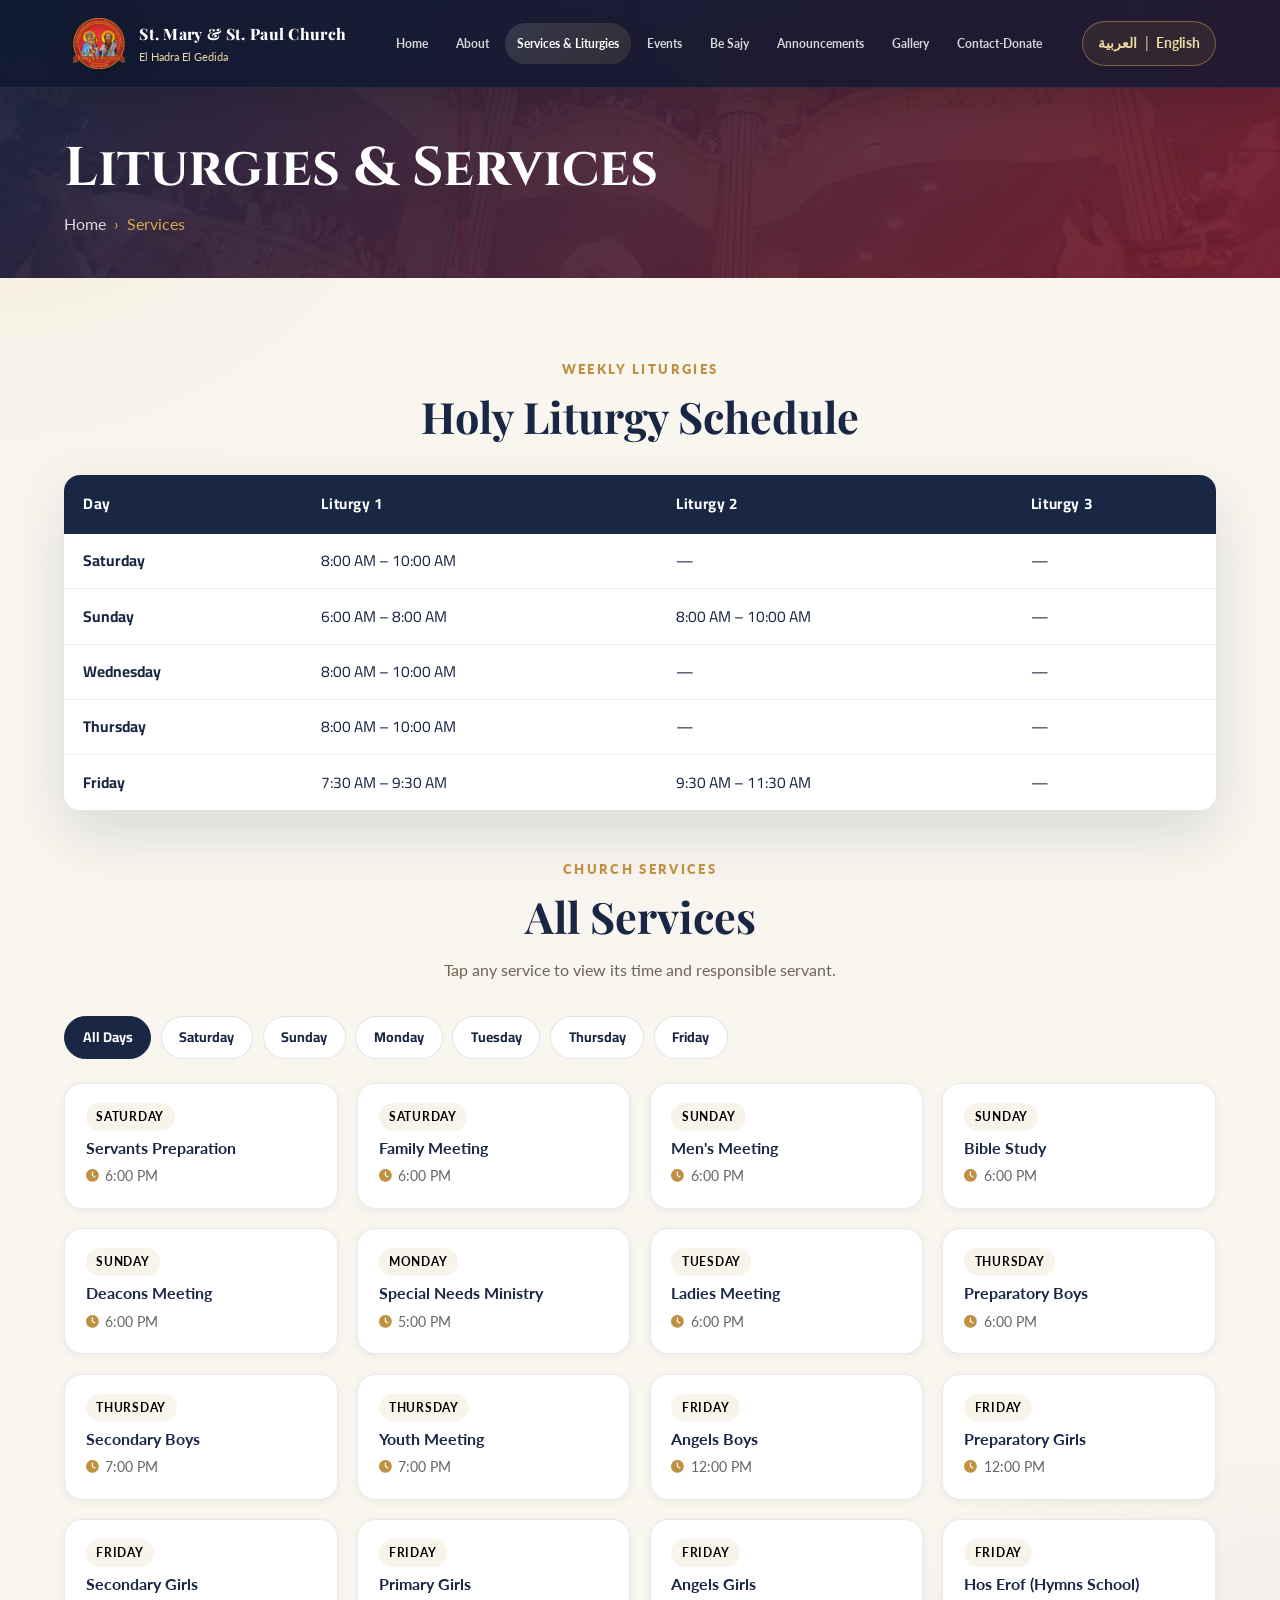
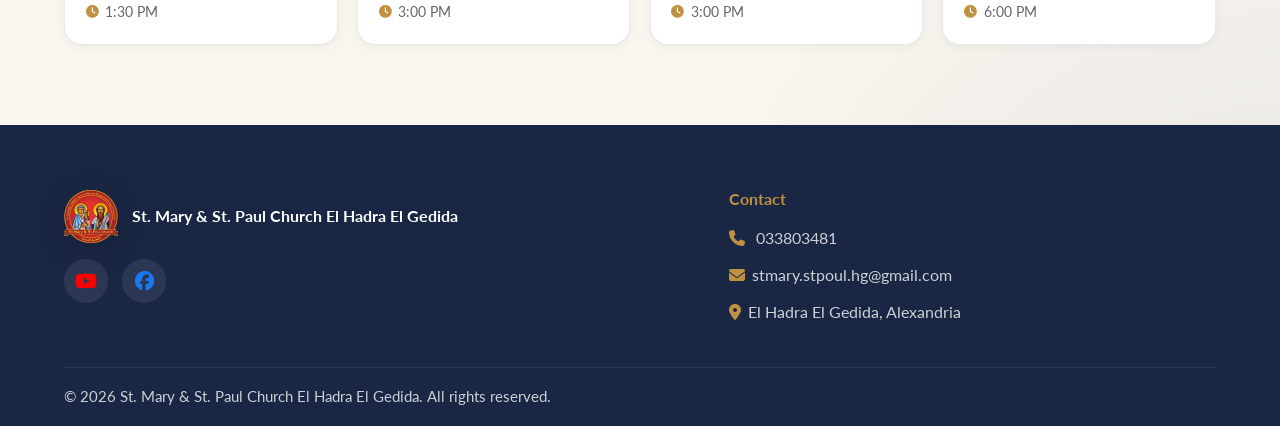
<file: pages/services.html>
<!DOCTYPE html>
<html lang="en" dir="ltr">
<head>
  <meta charset="UTF-8" />
  <meta name="viewport" content="width=device-width, initial-scale=1.0" />
  <title>Services - St. Mary &amp; St. Paul Church  El Hadra El Gedida</title>
  <link rel="icon" type="image/png" href="../assets/church-logo.png" />
  <link rel="preconnect" href="https://fonts.googleapis.com" />
  <link rel="preconnect" href="https://fonts.gstatic.com" crossorigin />
  <link href="https://fonts.googleapis.com/css2?family=Amiri:ital,wght@0,400;0,700;1,400&family=Cairo:wght@400;600;700;800&family=Cinzel:wght@400;600;700&family=Playfair+Display:wght@400;600;700&family=Lato:wght@300;400;700&display=swap" rel="stylesheet" />
  <link rel="stylesheet" href="https://cdnjs.cloudflare.com/ajax/libs/font-awesome/6.5.0/css/all.min.css" />
  <link rel="stylesheet" href="../css/styles.css" />
  <style>
    /* ── Liturgy Table ── */
    .liturgy-table-wrap { overflow-x:auto; border-radius:16px; box-shadow:var(--shadow); margin-top:1.5rem; }
    .liturgy-table { width:100%; border-collapse:collapse; background:#fff; font-family:'Cairo',sans-serif; }
    .liturgy-table thead tr { background:var(--navy); color:#fff; }
    .liturgy-table thead th {
      padding:1rem 1.2rem; text-align:start; font-size:.95rem; font-weight:700;
      letter-spacing:.04em; border:none;
    }
    .liturgy-table tbody tr { border-bottom:1px solid rgba(26,39,68,.07); transition:background .18s; }
    .liturgy-table tbody tr:last-child { border-bottom:none; }
    .liturgy-table tbody tr:hover { background:rgba(192,160,83,.08); }
    .liturgy-table td { padding:.85rem 1.2rem; color:var(--navy); font-size:.97rem; }
    .lit-day { font-weight:700; color:var(--gold); white-space:nowrap; }
    .lit-name { font-weight:600; }
    @media (max-width:640px){
      .liturgy-table-wrap{ overflow-x:visible; }
      .liturgy-table thead th{ padding:.6rem .35rem; font-size:.7rem; letter-spacing:0; }
      .liturgy-table td{ padding:.55rem .35rem; font-size:.72rem; }
      .lit-day{ white-space:normal; }
    }
    @media (max-width:400px){
      .liturgy-table thead th{ font-size:.62rem; padding:.5rem .2rem; }
      .liturgy-table td{ font-size:.64rem; padding:.45rem .2rem; }
    }
    .lit-time { color:#555; white-space:nowrap; font-size:.9rem; }
    .lit-badge {
      display:inline-block; padding:.22rem .7rem; border-radius:999px;
      font-size:.78rem; font-weight:700; background:rgba(192,160,83,.15); color:var(--gold-dark);
    }

    /* ── Day Tabs ── */
    .wd-tabs { display:flex; flex-wrap:wrap; gap:.6rem; margin-top:1.5rem; }
    .wd-tab {
      background:#fff; border:1.5px solid rgba(26,39,68,.12); border-radius:999px;
      padding:.5rem 1.1rem; font-size:.88rem; font-weight:700; color:var(--navy);
      cursor:pointer; transition:.2s ease; font-family:'Cairo',sans-serif;
    }
    .wd-tab:hover { border-color:var(--gold); }
    .wd-tab.active { background:var(--navy); border-color:var(--navy); color:#fff; }
    .srv-btn.day-hidden { display:none; }

    /* ── Services Grid ── */
    .services-section { margin-top:3rem; }
    .srv-grid {
      display:grid; grid-template-columns:repeat(auto-fill,minmax(240px,1fr)); gap:1.2rem; margin-top:1.5rem;
    }
    .srv-btn {
      display:flex; flex-direction:column; align-items:flex-start; gap:.35rem;
      background:#fff; border:1.5px solid rgba(26,39,68,.1); border-radius:18px;
      padding:1.2rem 1.3rem; cursor:pointer; text-align:start;
      transition:border-color .2s, box-shadow .2s, transform .18s;
      box-shadow:0 2px 10px rgba(0,0,0,.05);
    }
    .srv-btn:hover { border-color:var(--gold); box-shadow:0 6px 24px rgba(192,160,83,.18); transform:translateY(-2px); }
    .srv-btn .srv-day {
      font-size:.78rem; font-weight:700; color:var(--gold-dark); text-transform:uppercase;
      letter-spacing:.06em; background:rgba(192,160,83,.12); padding:.18rem .65rem;
      border-radius:999px; margin-bottom:.1rem;
    }
    .srv-btn .srv-name { font-size:1rem; font-weight:700; color:var(--navy); line-height:1.3; }
    .srv-btn .srv-time { font-size:.88rem; color:#666; display:flex; align-items:center; gap:.4rem; }
    .srv-btn .srv-time i { color:var(--gold); font-size:.8rem; }

    /* ── Service Modal ── */
    .srv-modal-backdrop {
      display:none; position:fixed; inset:0; background:rgba(10,16,34,.55);
      backdrop-filter:blur(4px); z-index:9000; align-items:center; justify-content:center; padding:1rem;
    }
    .srv-modal-backdrop.open { display:flex; }
    .srv-modal {
      background:#fff; border-radius:24px; max-width:480px; width:100%;
      box-shadow:0 30px 80px rgba(0,0,0,.25); overflow:hidden; animation:modalIn .25s ease;
    }
    @keyframes modalIn { from{opacity:0;transform:scale(.94) translateY(12px)} to{opacity:1;transform:none} }
    .srv-modal-head {
      background:var(--navy); padding:1.6rem 1.8rem 1.4rem; position:relative;
      display:flex; flex-direction:column; gap:.3rem;
    }
    .srv-modal-head .m-day {
      font-size:.82rem; font-weight:700; color:var(--gold); text-transform:uppercase; letter-spacing:.08em;
    }
    .srv-modal-head .m-title { font-size:1.35rem; font-weight:800; color:#fff; font-family:'Cairo',sans-serif; }
    .srv-modal-close {
      position:absolute; top:1rem; right:1rem; background:rgba(255,255,255,.12);
      border:none; color:#fff; width:34px; height:34px; border-radius:50%; cursor:pointer;
      font-size:1rem; display:flex; align-items:center; justify-content:center; transition:background .18s;
    }
    html[dir="rtl"] .srv-modal-close { right:auto; left:1rem; }
    .srv-modal-close:hover { background:rgba(255,255,255,.25); }
    .srv-modal-body { padding:1.6rem 1.8rem; display:flex; flex-direction:column; gap:1rem; }
    .srv-modal-row {
      display:flex; align-items:flex-start; gap:1rem;
      padding:.9rem 1rem; border-radius:12px; background:rgba(26,39,68,.04);
    }
    .srv-modal-row i { font-size:1.1rem; color:var(--gold); margin-top:.1rem; flex-shrink:0; }
    .srv-modal-row .mr-label { font-size:.78rem; color:#888; font-weight:600; text-transform:uppercase; letter-spacing:.05em; margin-bottom:.15rem; }
    .srv-modal-row .mr-val { font-size:1rem; font-weight:700; color:var(--navy); }
    .srv-modal-row .mr-note { font-size:.85rem; color:#666; margin-top:.15rem; }
    .srv-modal-foot { padding:0 1.8rem 1.6rem; }
    .srv-modal-foot .btn { width:100%; justify-content:center; display:flex; align-items:center; }
  </style>
</head>
<body data-title-en="Liturgies and Services - St. Mary &amp; St. Paul Church  El Hadra El Gedida"
      data-title-ar="القداسات والخدمات - كنيسة السيدة العذراء والقديس بولس الرسول الحضره الجديده"
      data-desc-en="Liturgy schedule and church services."
      data-desc-ar="مواعيد القداسات والخدمات الكنسية.">

<nav id="nav">
  <div class="nav-inner">
    <a href="../index.html" class="nav-brand">
      <img src="../assets/church-logo.png" alt="Church logo" class="brand-logo" />
      <div>
        <div class="brand-name" data-en="St. Mary &amp; St. Paul Church" data-ar="كنيسة السيدة العذراء والقديس بولس الرسول ">St. Mary &amp; St. Paul Church </div>
        <div class="brand-sub" data-en="El Hadra El Gedida" data-ar="الحضرة الجديدة">El Hadra El Gedida</div>
      </div>
    </a>
    <div class="nav-links">
      <a href="../index.html" data-en="Home" data-ar="الرئيسية">Home</a><a href="about.html" data-en="About" data-ar="عن الكنيسة">About</a><a href="services.html" class="active" data-en="Services &amp; Liturgies" data-ar="القداسات والخدمات">Services &amp; Liturgies</a><a href="events.html" data-en="Events" data-ar="الفعاليات">Events</a><a href="be-sajy.html" data-en="Be Sajy" data-ar="بي ساجي">Be Sajy</a><a href="announcements.html" data-en="Announcements" data-ar="الإعلانات">Announcements</a><a href="gallery.html" data-en="Gallery" data-ar="المعرض">Gallery</a><a href="contact.html" data-en="Contact-Donate" data-ar="اتصل بنا-تبرع">Contact-Donate</a>
    </div>
    <div class="nav-actions">
      <button class="lang-toggle" type="button" onclick="toggleLanguage()" aria-label="Language switch">
        <span>العربية</span><span class="sep">|</span><span>English</span>
      </button>
      <button class="hamburger" id="hamburger" onclick="toggleMenu()" aria-label="Toggle navigation">
        <span></span><span></span><span></span>
      </button>
    </div>
  </div>
</nav>
<div class="nav-mob" id="navMob">
  <button class="lang-toggle" type="button" onclick="toggleLanguage()" aria-label="Language switch">
    <span>العربية</span>
    <span class="sep">|</span>
    <span>English</span>
  </button>
  <a href="../index.html" data-en="Home" data-ar="الرئيسية">Home</a><a href="about.html" data-en="About" data-ar="عن الكنيسة">About</a><a href="services.html" class="active" data-en="Services &amp; Liturgies" data-ar="القداسات والخدمات">Services &amp; Liturgies</a><a href="events.html" data-en="Events" data-ar="الفعاليات">Events</a><a href="be-sajy.html" data-en="Be Sajy" data-ar="بي ساجي">Be Sajy</a><a href="announcements.html" data-en="Announcements" data-ar="الإعلانات">Announcements</a><a href="gallery.html" data-en="Gallery" data-ar="المعرض">Gallery</a><a href="contact.html" data-en="Contact-Donate" data-ar="اتصل بنا-تبرع">Contact-Donate</a>
</div>

<div class="pg-banner">
  <div class="container">
    <h1 data-en="Liturgies &amp; Services" data-ar="القداسات والخدمات">Liturgies &amp; Services</h1>
    <div class="breadcrumb">
      <span data-en="Home" data-ar="الرئيسية">Home</span>
      <span class="bc-gold">›</span>
      <span class="bc-gold" data-en="Services" data-ar="الخدمات">Services</span>
    </div>
  </div>
</div>

<section class="section">
  <div class="container">

    <!-- ── LITURGIES TABLE ── -->
    <div class="sec-hd reveal-up">
      <span class="eyebrow" data-en="Weekly Liturgies" data-ar="القداسات الأسبوعية">Weekly Liturgies</span>
      <h2 data-en="Holy Liturgy Schedule" data-ar="جدول القداسات الإلهية">Holy Liturgy Schedule</h2>
    </div>

    <div class="liturgy-table-wrap reveal-up">
      <table class="liturgy-table">
        <thead>
          <tr>
            <th data-en="Day" data-ar="اليوم">Day</th>
            <th data-en="Liturgy 1" data-ar="قداس أول">قداس أول</th>
            <th data-en="Liturgy 2" data-ar="قداس تاني">قداس تاني</th>
            <th data-en="Liturgy 3" data-ar="قداس تالت">قداس تالت</th>
          </tr>
        </thead>
        <tbody>
          <tr>
            <td class="lit-day" data-en="Saturday" data-ar="السبت">Saturday</td>
            <td class="lit-time" data-en="8:00 AM – 10:00 AM" data-ar="8:00 – 10:00 صباحًا">8:00 AM – 10:00 AM</td>
            <td class="lit-time">—</td>
            <td class="lit-time">—</td>
          </tr>
          <tr>
            <td class="lit-day" data-en="Sunday" data-ar="الأحد">Sunday</td>
            <td class="lit-time" data-en="6:00 AM – 8:00 AM" data-ar="6:00 – 8:00 صباحًا">6:00 AM – 8:00 AM</td>
            <td class="lit-time" data-en="8:00 AM – 10:00 AM" data-ar="8:00 – 10:00 صباحًا">8:00 AM – 10:00 AM</td>
            <td class="lit-time">—</td>
          </tr>
          <tr>
            <td class="lit-day" data-en="Wednesday" data-ar="الأربعاء">Wednesday</td>
            <td class="lit-time" data-en="8:00 AM – 10:00 AM" data-ar="8:00 – 10:00 صباحًا">8:00 AM – 10:00 AM</td>
            <td class="lit-time">—</td>
            <td class="lit-time">—</td>
          </tr>
          <tr>
            <td class="lit-day" data-en="Thursday" data-ar="الخميس">Thursday</td>
            <td class="lit-time" data-en="8:00 AM – 10:00 AM" data-ar="8:00 – 10:00 صباحًا">8:00 AM – 10:00 AM</td>
            <td class="lit-time">—</td>
            <td class="lit-time">—</td>
          </tr>
          <tr>
            <td class="lit-day" data-en="Friday" data-ar="الجمعة">Friday</td>
            <td class="lit-time" data-en="7:30 AM – 9:30 AM" data-ar="7:30 – 9:30 صباحًا">7:30 AM – 9:30 AM</td>
            <td class="lit-time" data-en="9:30 AM – 11:30 AM" data-ar="9:30 – 11:30 صباحًا">9:30 AM – 11:30 AM</td>
            <td class="lit-time">—</td>
          </tr>
        </tbody>
      </table>
    </div>

    <!-- ── SERVICES BUTTONS ── -->
    <div class="services-section">
      <div class="sec-hd reveal-up" style="margin-top:3rem">
        <span class="eyebrow" data-en="Church Services" data-ar="الخدمات الكنسية">Church Services</span>
        <h2 data-en="All Services" data-ar="جميع الخدمات">All Services</h2>
        <p data-en="Tap any service to view its time and responsible servant." data-ar="اضغط على أي خدمة لعرض ميعادها والخادم المسؤول عنها.">Tap any service to view its time and responsible servant.</p>
      </div>

      <div class="wd-tabs" id="wdTabs">
        <button class="wd-tab active" data-day="all" data-en="All Days" data-ar="كل الأيام">All Days</button>
        <button class="wd-tab" data-day="saturday" data-en="Saturday" data-ar="السبت">Saturday</button>
        <button class="wd-tab" data-day="sunday" data-en="Sunday" data-ar="الأحد">Sunday</button>
        <button class="wd-tab" data-day="monday" data-en="Monday" data-ar="الاثنين">Monday</button>
        <button class="wd-tab" data-day="tuesday" data-en="Tuesday" data-ar="الثلاثاء">Tuesday</button>
        <button class="wd-tab" data-day="thursday" data-en="Thursday" data-ar="الخميس">Thursday</button>
        <button class="wd-tab" data-day="friday" data-en="Friday" data-ar="الجمعة">Friday</button>
      </div>

      <div class="srv-grid">

        <!-- Saturday -->
        <button class="srv-btn" data-day="saturday" onclick="openService('servants-prep')">
          <span class="srv-day" data-en="Saturday" data-ar="السبت">Saturday</span>
          <span class="srv-name" data-en="Servants Preparation" data-ar="إعداد خدام">Servants Preparation</span>
          <span class="srv-time"><i class="fa-solid fa-clock"></i><span data-en="6:00 PM" data-ar="6:00 مساءً">6:00 PM</span></span>
        </button>
        <button class="srv-btn" data-day="saturday" onclick="openService('family-meeting')">
          <span class="srv-day" data-en="Saturday" data-ar="السبت">Saturday</span>
          <span class="srv-name" data-en="Family Meeting" data-ar="اجتماع الأسرة">Family Meeting</span>
          <span class="srv-time"><i class="fa-solid fa-clock"></i><span data-en="6:00 PM" data-ar="6:00 مساءً">6:00 PM</span></span>
        </button>

        <!-- Sunday -->
        <button class="srv-btn" data-day="sunday" onclick="openService('mens-meeting')">
          <span class="srv-day" data-en="Sunday" data-ar="الأحد">Sunday</span>
          <span class="srv-name" data-en="Men's Meeting" data-ar="اجتماع الرجال">Men's Meeting</span>
          <span class="srv-time"><i class="fa-solid fa-clock"></i><span data-en="6:00 PM" data-ar="6:00 مساءً">6:00 PM</span></span>
        </button>
        <button class="srv-btn" data-day="sunday" onclick="openService('bible-study')">
          <span class="srv-day" data-en="Sunday" data-ar="الأحد">Sunday</span>
          <span class="srv-name" data-en="Bible Study" data-ar="دراسة الكتاب المقدس">Bible Study</span>
          <span class="srv-time"><i class="fa-solid fa-clock"></i><span data-en="6:00 PM" data-ar="6:00 مساءً">6:00 PM</span></span>
        </button>
        <button class="srv-btn" data-day="sunday" onclick="openService('deacons-meeting')">
          <span class="srv-day" data-en="Sunday" data-ar="الأحد">Sunday</span>
          <span class="srv-name" data-en="Deacons Meeting" data-ar="اجتماع الشمامسة">Deacons Meeting</span>
          <span class="srv-time"><i class="fa-solid fa-clock"></i><span data-en="6:00 PM" data-ar="6:00 مساءً">6:00 PM</span></span>
        </button>

        <!-- Monday -->
        <button class="srv-btn" data-day="monday" onclick="openService('special-needs')">
          <span class="srv-day" data-en="Monday" data-ar="الاثنين">Monday</span>
          <span class="srv-name" data-en="Special Needs Ministry" data-ar="خدمة ذوي الهمم">Special Needs Ministry</span>
          <span class="srv-time"><i class="fa-solid fa-clock"></i><span data-en="5:00 PM" data-ar="5:00 مساءً">5:00 PM</span></span>
        </button>

        <!-- Tuesday -->
        <button class="srv-btn" data-day="tuesday" onclick="openService('ladies-meeting')">
          <span class="srv-day" data-en="Tuesday" data-ar="الثلاثاء">Tuesday</span>
          <span class="srv-name" data-en="Ladies Meeting" data-ar="اجتماع السيدات">Ladies Meeting</span>
          <span class="srv-time"><i class="fa-solid fa-clock"></i><span data-en="6:00 PM" data-ar="6:00 مساءً">6:00 PM</span></span>
        </button>

        <!-- Thursday -->
        <button class="srv-btn" data-day="thursday" onclick="openService('prep-boys')">
          <span class="srv-day" data-en="Thursday" data-ar="الخميس">Thursday</span>
          <span class="srv-name" data-en="Preparatory Boys" data-ar="إعدادي بنين">Preparatory Boys</span>
          <span class="srv-time"><i class="fa-solid fa-clock"></i><span data-en="6:00 PM" data-ar="6:00 مساءً">6:00 PM</span></span>
        </button>
        <button class="srv-btn" data-day="thursday" onclick="openService('sec-boys')">
          <span class="srv-day" data-en="Thursday" data-ar="الخميس">Thursday</span>
          <span class="srv-name" data-en="Secondary Boys" data-ar="ثانوي بنين">Secondary Boys</span>
          <span class="srv-time"><i class="fa-solid fa-clock"></i><span data-en="7:00 PM" data-ar="7:00 مساءً">7:00 PM</span></span>
        </button>
        <button class="srv-btn" data-day="thursday" onclick="openService('youth-meeting')">
          <span class="srv-day" data-en="Thursday" data-ar="الخميس">Thursday</span>
          <span class="srv-name" data-en="Youth Meeting" data-ar="اجتماع الشباب">Youth Meeting</span>
          <span class="srv-time"><i class="fa-solid fa-clock"></i><span data-en="7:00 PM" data-ar="7:00 مساءً">7:00 PM</span></span>
        </button>

        <!-- Friday -->
        <button class="srv-btn" data-day="friday" onclick="openService('primary-boys')">
          <span class="srv-day" data-en="Friday" data-ar="الجمعة">Friday</span>
          <span class="srv-name" data-en="Angels Boys" data-ar="ملايكة بنين">Angels Boys</span>
          <span class="srv-time"><i class="fa-solid fa-clock"></i><span data-en="12:00 PM" data-ar="12:00 مساءً">12:00 PM</span></span>
        </button>
        <button class="srv-btn" data-day="friday" onclick="openService('prep-girls')">
          <span class="srv-day" data-en="Friday" data-ar="الجمعة">Friday</span>
          <span class="srv-name" data-en="Preparatory Girls" data-ar="إعدادي بنات">Preparatory Girls</span>
          <span class="srv-time"><i class="fa-solid fa-clock"></i><span data-en="12:00 PM" data-ar="12:00 مساءً">12:00 PM</span></span>
        </button>
        <button class="srv-btn" data-day="friday" onclick="openService('sec-girls')">
          <span class="srv-day" data-en="Friday" data-ar="الجمعة">Friday</span>
          <span class="srv-name" data-en="Secondary Girls" data-ar="ثانوي بنات">Secondary Girls</span>
          <span class="srv-time"><i class="fa-solid fa-clock"></i><span data-en="1:30 PM" data-ar="1:30 مساءً">1:30 PM</span></span>
        </button>
        <button class="srv-btn" data-day="friday" onclick="openService('primary-girls')">
          <span class="srv-day" data-en="Friday" data-ar="الجمعة">Friday</span>
          <span class="srv-name" data-en="Primary Girls" data-ar="ابتدائي بنات">Primary Girls</span>
          <span class="srv-time"><i class="fa-solid fa-clock"></i><span data-en="3:00 PM" data-ar="3:00 مساءً">3:00 PM</span></span>
        </button>
        <button class="srv-btn" data-day="friday" onclick="openService('angels')">
          <span class="srv-day" data-en="Friday" data-ar="الجمعة">Friday</span>
          <span class="srv-name" data-en="Angels Girls" data-ar="ملايكة بنات">Angels Girls</span>
          <span class="srv-time"><i class="fa-solid fa-clock"></i><span data-en="3:00 PM" data-ar="3:00 مساءً">3:00 PM</span></span>
        </button>
        <button class="srv-btn" data-day="friday" onclick="openService('hos-erof')">
          <span class="srv-day" data-en="Friday" data-ar="الجمعة">Friday</span>
          <span class="srv-name" data-en="Hos Erof (Hymns School)" data-ar="هوس إيروف (مدرسة الألحان)">Hos Erof (Hymns School)</span>
          <span class="srv-time"><i class="fa-solid fa-clock"></i><span data-en="6:00 PM" data-ar="6:00 مساءً">6:00 PM</span></span>
        </button>

      </div>
    </div>
  </div>
</section>

<!-- ── SERVICE MODAL ── -->
<div class="srv-modal-backdrop" id="srvModal" onclick="closeModalBackdrop(event)">
  <div class="srv-modal" role="dialog" aria-modal="true">
    <div class="srv-modal-head">
      <button class="srv-modal-close" onclick="closeModal()" aria-label="Close"><i class="fa-solid fa-xmark"></i></button>
      <div class="m-day" id="modal-day">—</div>
      <div class="m-title" id="modal-title">—</div>
    </div>
    <div class="srv-modal-body">
      <div class="srv-modal-row">
        <i class="fa-solid fa-clock"></i>
        <div>
          <div class="mr-label" data-en="Time" data-ar="الميعاد">Time</div>
          <div class="mr-val" id="modal-time">—</div>
        </div>
      </div>
      <div class="srv-modal-row">
        <i class="fa-solid fa-user-tie"></i>
        <div>
          <div class="mr-label" data-en="Responsible Servant" data-ar="الخادم المسؤول">Responsible Servant</div>
          <div class="mr-val" id="modal-servant">—</div>
          <div class="mr-note" id="modal-note" style="display:none"></div>
        </div>
      </div>
    </div>
    <div class="srv-modal-foot">
      <button class="btn btn-gold" onclick="closeModal()" data-en="Close" data-ar="إغلاق">Close</button>
    </div>
  </div>
</div>

<footer id="footer">
  <div class="container">
    <div class="foot-grid">
      <div class="foot-about">
        <div class="foot-logo">
          <img src="../assets/church-logo.png" alt="Church logo" class="foot-logo-img" />
          <span data-en="St. Mary &amp; St. Paul Church  El Hadra El Gedida" data-ar="كنيسة السيدة العذراء والقديس بولس الرسول الحضره الجديده">St. Mary &amp; St. Paul Church  El Hadra El Gedida</span>
        </div>
        <div class="foot-social">
          <a href="https://www.youtube.com/@St.Mary_St.Paul_HG" target="_blank" rel="noopener" aria-label="YouTube"><i class="fa-brands fa-youtube" style="color:#ff0000"></i></a>
          <a href="https://www.facebook.com/St.MarySt.Paul.HG/" target="_blank" rel="noopener" aria-label="Facebook"><i class="fa-brands fa-facebook" style="color:#1877f2"></i></a>
        </div>
      </div>

      <div class="foot-col">
        <h4 data-en="Contact" data-ar="التواصل">Contact</h4>
        <ul class="contact-list">
          <li><i class="fa-solid fa-phone"></i> <a href="tel:033803481">033803481</a></li>
          <li><i class="fa-solid fa-envelope"></i><a href="mailto:stmary.stpoul.hg@gmail.com">stmary.stpoul.hg@gmail.com</a></li>
          <li><i class="fa-solid fa-location-dot"></i><a href="https://maps.app.goo.gl/TsvVpz9CCjcPpRaT8" target="_blank" rel="noopener" data-en="El Hadra El Gedida, Alexandria" data-ar="الحضرة الجديدة، الإسكندرية">El Hadra El Gedida, Alexandria</a></li>
        </ul>
      </div>
    </div>

    <div class="foot-bottom">
      <span data-en="© 2026 St. Mary &amp; St. Paul Church  El Hadra El Gedida. All rights reserved." data-ar="© 2026 كنيسة السيدة العذراء والقديس بولس الرسول الحضره الجديده. جميع الحقوق محفوظة.">© 2026 St. Mary &amp; St. Paul Church  El Hadra El Gedida. All rights reserved.</span>
    </div>
  </div>
</footer>

<button id="btt" onclick="window.scrollTo({top:0,behavior:'smooth'})" title="Back to top">
  <i class="fa-solid fa-chevron-up"></i>
</button>

<script src="../js/main.js"></script>
<script>
// ── Service data (add servant names here) ──
const SERVICE_DATA = {
  'servants-prep':  { en:{ day:'Saturday', name:'Servants Preparation', time:'6:00 PM', servant:'To be assigned', note:'' }, ar:{ day:'السبت', name:'إعداد خدام', time:'٦:٠٠ مساءً', servant:'سيُحدد لاحقاً', note:'' } },
  'family-meeting': { en:{ day:'Saturday', name:'Family Meeting', time:'6:00 PM', servant:'To be assigned', note:'' }, ar:{ day:'السبت', name:'اجتماع الأسرة', time:'٦:٠٠ مساءً', servant:'سيُحدد لاحقاً', note:'' } },
  'mens-meeting':   { en:{ day:'Sunday', name:"Men's Meeting", time:'6:00 PM', servant:'To be assigned', note:'' }, ar:{ day:'الأحد', name:'اجتماع الرجال', time:'٦:٠٠ مساءً', servant:'سيُحدد لاحقاً', note:'' } },
  'bible-study':    { en:{ day:'Sunday', name:'Bible Study', time:'6:00 PM', servant:'To be assigned', note:'' }, ar:{ day:'الأحد', name:'دراسة الكتاب المقدس', time:'٦:٠٠ مساءً', servant:'سيُحدد لاحقاً', note:'' } },
  'deacons-meeting':{ en:{ day:'Sunday', name:'Deacons Meeting', time:'6:00 PM', servant:'To be assigned', note:'First Sunday of every month' }, ar:{ day:'الأحد', name:'اجتماع الشمامسة', time:'٦:٠٠ مساءً', servant:'سيُحدد لاحقاً', note:'أول أحد من كل شهر' } },
  'special-needs':  { en:{ day:'Monday', name:'Special Needs Ministry', time:'5:00 PM', servant:'To be assigned', note:'' }, ar:{ day:'الاثنين', name:'خدمة ذوي الهمم', time:'٥:٠٠ مساءً', servant:'سيُحدد لاحقاً', note:'' } },
  'ladies-meeting': { en:{ day:'Tuesday', name:"Ladies Meeting", time:'6:00 PM', servant:'To be assigned', note:'' }, ar:{ day:'الثلاثاء', name:'اجتماع السيدات', time:'٦:٠٠ مساءً', servant:'سيُحدد لاحقاً', note:'' } },
  'prep-boys':      { en:{ day:'Thursday', name:'Preparatory Boys', time:'6:00 PM', servant:'To be assigned', note:'' }, ar:{ day:'الخميس', name:'إعدادي بنين', time:'٦:٠٠ مساءً', servant:'سيُحدد لاحقاً', note:'' } },
  'sec-boys':       { en:{ day:'Thursday', name:'Secondary Boys', time:'7:00 PM', servant:'To be assigned', note:'' }, ar:{ day:'الخميس', name:'ثانوي بنين', time:'٧:٠٠ مساءً', servant:'سيُحدد لاحقاً', note:'' } },
  'youth-meeting':  { en:{ day:'Thursday', name:'Youth Meeting', time:'7:00 PM', servant:'To be assigned', note:'' }, ar:{ day:'الخميس', name:'اجتماع الشباب', time:'٧:٠٠ مساءً', servant:'سيُحدد لاحقاً', note:'' } },
  'primary-boys':   { en:{ day:'Friday', name:'Angels Boys', time:'12:00 PM', servant:'To be assigned', note:'' }, ar:{ day:'الجمعة', name:'ملايكة بنين', time:'١٢:٠٠ مساءً', servant:'سيُحدد لاحقاً', note:'' } },
  'prep-girls':     { en:{ day:'Friday', name:'Preparatory Girls', time:'12:00 PM', servant:'To be assigned', note:'' }, ar:{ day:'الجمعة', name:'إعدادي بنات', time:'١٢:٠٠ مساءً', servant:'سيُحدد لاحقاً', note:'' } },
  'sec-girls':      { en:{ day:'Friday', name:'Secondary Girls', time:'1:30 PM', servant:'To be assigned', note:'' }, ar:{ day:'الجمعة', name:'ثانوي بنات', time:'١:٣٠ مساءً', servant:'سيُحدد لاحقاً', note:'' } },
  'primary-girls':  { en:{ day:'Friday', name:'Primary Girls', time:'3:00 PM', servant:'To be assigned', note:'' }, ar:{ day:'الجمعة', name:'ابتدائي بنات', time:'٣:٠٠ مساءً', servant:'سيُحدد لاحقاً', note:'' } },
  'angels':         { en:{ day:'Friday', name:'Angels Girls', time:'3:00 PM', servant:'To be assigned', note:'' }, ar:{ day:'الجمعة', name:'ملايكة بنات', time:'٣:٠٠ مساءً', servant:'سيُحدد لاحقاً', note:'' } },
  'hos-erof':       { en:{ day:'Friday', name:'Hos Erof (Hymns School)', time:'6:00 PM', servant:'To be assigned', note:'' }, ar:{ day:'الجمعة', name:'هوس إيروف (مدرسة الألحان)', time:'٦:٠٠ مساءً', servant:'سيُحدد لاحقاً', note:'' } },
};

function getLang() { return document.documentElement.lang === 'ar' ? 'ar' : 'en'; }

function initDayTabs() {
  const tabs = document.querySelectorAll('.wd-tab');
  const cards = document.querySelectorAll('.srv-btn');
  tabs.forEach((tab) => {
    tab.addEventListener('click', () => {
      tabs.forEach((t) => t.classList.remove('active'));
      tab.classList.add('active');
      const day = tab.dataset.day;
      cards.forEach((card) => {
        card.classList.toggle('day-hidden', day !== 'all' && card.dataset.day !== day);
      });
    });
  });
}
initDayTabs();

function openService(id) {
  const s = SERVICE_DATA[id]; if(!s) return;
  const lang = getLang();
  const d = s[lang];
  document.getElementById('modal-day').textContent = d.day;
  document.getElementById('modal-title').textContent = d.name;
  document.getElementById('modal-time').textContent = d.time;
  document.getElementById('modal-servant').textContent = d.servant;
  const noteEl = document.getElementById('modal-note');
  if(d.note) { noteEl.textContent = d.note; noteEl.style.display='block'; }
  else { noteEl.style.display='none'; }

  // Re-apply i18n to modal static labels
  document.getElementById('srvModal').querySelectorAll('[data-en]').forEach(el => {
    el.textContent = el.dataset[lang] || el.dataset.en;
  });

  document.getElementById('srvModal').classList.add('open');
  document.body.style.overflow = 'hidden';
}
function closeModal() {
  document.getElementById('srvModal').classList.remove('open');
  document.body.style.overflow = '';
}
function closeModalBackdrop(e) {
  if(e.target === document.getElementById('srvModal')) closeModal();
}
document.addEventListener('keydown', e => { if(e.key==='Escape') closeModal(); });
</script>
</body>
</html>
</file>
<file: css/styles.css>
/* Core */
:root{
  --navy:#1A2744;
  --navy-2:#243258;
  --navy-3:#2d4273;
  --burg:#7A1E30;
  --gold:#BF9140;
  --gold-2:#D4A84B;
  --gold-soft:#ecd8a3;
  --ivory:#F9F6EF;
  --linen:#EFE8DA;
  --white:#fff;
  --text:#3d3328;
  --muted:#6f6253;
  --shadow:0 24px 60px rgba(26,39,68,.14);
  --shadow-sm:0 10px 24px rgba(26,39,68,.08);
  --shadow-soft:0 18px 40px rgba(16,24,40,.08);
  --radius:22px;
  --nav-h:88px;
  --mw:1200px;
}
*{box-sizing:border-box;margin:0;padding:0}
html{scroll-behavior:smooth}
body{
  background:var(--ivory);
  color:var(--text);
  font-family:"Lato",sans-serif;
  line-height:1.75;
  overflow-x:hidden;
  background-image:
    radial-gradient(circle at top left, rgba(212,168,75,.14), transparent 22%),
    radial-gradient(circle at bottom right, rgba(36,50,88,.10), transparent 26%);
}
html[lang="ar"] body,
html[lang="ar"] input,
html[lang="ar"] select,
html[lang="ar"] textarea,
html[lang="ar"] button{font-family:"Cairo",sans-serif}
img{max-width:100%;display:block}
a{text-decoration:none;color:inherit}
button{border:0;background:none;font:inherit;cursor:pointer}
table{width:100%;border-collapse:collapse}
.container{max-width:var(--mw);margin:0 auto;padding:0 1.5rem}
.section{padding:5rem 0}
.sec--alt{background:var(--linen)}
.tc{text-align:center}
.reveal-up{
  opacity:0;transform:translateY(26px);transition:opacity .7s ease,transform .7s ease
}
.reveal-up.is-visible{opacity:1;transform:none}
.grid-3,.grid-4{
  display:grid;
  gap:1.5rem;
}
.grid-3{grid-template-columns:repeat(3,minmax(0,1fr))}
.grid-4{grid-template-columns:repeat(4,minmax(0,1fr))}
h1,h2,h3,h4{line-height:1.2}
h1{font-family:"Cinzel",serif}
h2,h3{font-family:"Playfair Display",serif}
html[lang="ar"] h1,
html[lang="ar"] h2,
html[lang="ar"] h3,
html[lang="ar"] h4{font-family:"Cairo",sans-serif}
.eyebrow{
  display:block;
  color:var(--gold);
  font-size:.82rem;
  font-weight:800;
  letter-spacing:.18em;
  text-transform:uppercase;
  margin-bottom:.65rem;
}
html[lang="ar"] .eyebrow{letter-spacing:0}
.sec-hd{max-width:760px;margin:0 auto 2rem;text-align:center}
.sec-hd h2{font-size:clamp(1.8rem,4vw,2.7rem);color:var(--navy)}
.sec-hd p{margin-top:.85rem;color:var(--muted)}

/* Nav */
#nav{
  position:fixed;inset:0 0 auto 0;height:var(--nav-h);z-index:1000;
  background:rgba(14,24,48,.78);-webkit-backdrop-filter:blur(18px);backdrop-filter:blur(18px);
  border-bottom:1px solid rgba(255,255,255,.08);
  box-shadow:0 16px 34px rgba(0,0,0,.12);
}
.nav-inner{
  max-width:var(--mw);margin:0 auto;padding:0 1.5rem;height:100%;
  display:flex;align-items:center;justify-content:space-between;gap:1rem;
}
.nav-brand{
  display:flex;align-items:center;gap:.9rem;min-width:0;
  padding:.3rem .55rem;
}
.brand-logo{
  width:52px;height:52px;object-fit:contain;background:transparent;border-radius:0;
  padding:0;filter:drop-shadow(0 6px 14px rgba(0,0,0,.22));
}
.brand-name{
  color:#fff;font-weight:800;font-size:.98rem;
  font-family:"Playfair Display",serif;letter-spacing:.02em
}
html[lang="ar"] .brand-name{font-family:"Cairo",sans-serif;font-weight:800;letter-spacing:0}
.brand-sub{color:var(--gold-soft);font-size:.7rem}
.nav-links,.nav-actions{display:flex;align-items:center;gap:.25rem}
.nav-links a{
  color:rgba(255,255,255,.82);padding:.6rem .75rem;border-radius:999px;
  font-size:.78rem;font-weight:700;transition:.25s ease;white-space:nowrap;
}
.nav-links a.active,.nav-links a:hover{
  background:linear-gradient(135deg,rgba(255,255,255,.12),rgba(212,168,75,.13));
  color:#fff
}
.lang-toggle{
  display:inline-flex;align-items:center;gap:.45rem;
  color:var(--gold-soft);border:1px solid rgba(191,145,64,.55);
  padding:.6rem .95rem;border-radius:999px;font-weight:700;font-size:.86rem;
  background:rgba(191,145,64,.11);transition:.2s ease;
}
.lang-toggle:hover{background:rgba(191,145,64,.2)}
.lang-toggle .sep{opacity:.7}
.hamburger{display:none;flex-direction:column;gap:5px;padding:.5rem}
.hamburger span{width:24px;height:2px;background:#fff;border-radius:4px}
.nav-mob{
  display:none;position:fixed;top:var(--nav-h);left:1rem;right:1rem;z-index:999;
  background:var(--navy);border-radius:0 0 18px 18px;overflow:hidden;
  box-shadow:var(--shadow);
}
.nav-mob.open{display:block}
.nav-mob a{
  display:block;padding:1rem 1.2rem;border-bottom:1px solid rgba(255,255,255,.07);
  color:#fff
}
.nav-mob a.active{color:var(--gold)}
.nav-mob .lang-toggle{
  width:calc(100% - 2.4rem);margin:1rem 1.2rem;justify-content:center;
  border-color:rgba(191,145,64,.5);
}

/* Buttons */
.btn{
  display:inline-flex;align-items:center;justify-content:center;
  padding:1rem 1.45rem;border-radius:999px;font-weight:800;letter-spacing:.03em;
  transition:.25s ease;box-shadow:var(--shadow-soft)
}
.btn-gold{
  background:linear-gradient(135deg,var(--gold),var(--gold-2));
  color:var(--navy)
}
.btn-gold:hover{transform:translateY(-3px);box-shadow:0 18px 34px rgba(191,145,64,.28)}
.btn-outline{
  border:1px solid rgba(255,255,255,.3);color:#fff;background:rgba(255,255,255,.08);
  -webkit-backdrop-filter:blur(10px);backdrop-filter:blur(10px)
}
.btn-outline:hover{background:rgba(255,255,255,.14);transform:translateY(-3px)}
.btn-navy{background:var(--navy);color:#fff}
.btn-ghost-light{
  background:rgba(255,255,255,.08);color:#fff;border:1px solid rgba(255,255,255,.18)
}
.btn-ghost-light:hover{background:rgba(255,255,255,.14);transform:translateY(-3px)}

/* Hero */
#hero{
  position:relative;min-height:100vh;min-height:100dvh;display:flex;align-items:center;
  padding:calc(var(--nav-h) + 3rem) 0 5rem;
  background:
    linear-gradient(180deg,rgba(14,24,48,.83),rgba(20,30,57,.68),rgba(80,22,38,.88)),
    url("../assets/church-building.jpg") center/cover no-repeat,
    linear-gradient(135deg,var(--navy),var(--burg));
}
.hero-overlay{
  position:absolute;inset:0;
  background:
    radial-gradient(circle at top,rgba(255,255,255,.14),transparent 45%),
    linear-gradient(90deg,rgba(26,39,68,.38),transparent 60%)
}
.hero-content{position:relative;z-index:1;text-align:center;max-width:860px}
.hero-float-row{display:contents}
.hero-float{
  position:absolute;width:140px;height:auto;object-fit:contain;
  opacity:0;z-index:1;
  filter:drop-shadow(0 10px 22px rgba(0,0,0,.45));
  animation-fill-mode:forwards,none;
  animation-timing-function:cubic-bezier(.22,.85,.3,1.1),ease-in-out;
  animation-iteration-count:1,infinite;
}
/* Positioned in the empty corners of the hero, clear of the centered title/text block */
.hero-float--left{
  top:14%;left:5%;
  animation-name:hero-float-in-left,hero-float-bob-left;
  animation-duration:1.5s,6s;
  animation-delay:.3s,1.8s;
}
.hero-float--right{
  bottom:12%;right:5%;
  animation-name:hero-float-in-right,hero-float-bob-right;
  animation-duration:1.5s,6s;
  animation-delay:.5s,2.3s;
}
/* Entrance: each icon swoops in from off-screen and settles into a gentle lean
   toward the centered church name, without any crop/filter altering the artwork itself */
@keyframes hero-float-in-left{
  0%{opacity:0;transform:translate(-70px,-30px) rotate(-22deg) scale(.8)}
  65%{opacity:1;transform:translate(4px,4px) rotate(-3deg) scale(1.04)}
  100%{opacity:1;transform:translate(0,0) rotate(-6deg) scale(1)}
}
@keyframes hero-float-in-right{
  0%{opacity:0;transform:translate(70px,-30px) rotate(22deg) scale(.8)}
  65%{opacity:1;transform:translate(-4px,4px) rotate(3deg) scale(1.04)}
  100%{opacity:1;transform:translate(0,0) rotate(6deg) scale(1)}
}
/* Idle: a slow bob that keeps each icon leaning gently in toward the title */
@keyframes hero-float-bob-left{
  0%,100%{transform:translateY(0) rotate(-6deg)}
  50%{transform:translateY(-14px) rotate(-2deg)}
}
@keyframes hero-float-bob-right{
  0%,100%{transform:translateY(0) rotate(6deg)}
  50%{transform:translateY(-14px) rotate(2deg)}
}
@media (max-width:960px){
  .hero-float{width:92px}
  .hero-float--left{top:9%;left:3%}
  .hero-float--right{bottom:7%;right:3%}
}
@media (max-width:640px){
  /* Keep the same left/right corner placement as desktop, just smaller,
     so each icon stays to its own side instead of sitting centered in the text */
  .hero-float{width:56px}
  .hero-float--left{top:calc(var(--nav-h) + .75rem);left:2%}
  .hero-float--right{bottom:6%;right:2%}
}
.hero-shell{
  padding:2rem 2rem 1.4rem;
  background:linear-gradient(180deg,rgba(255,255,255,.10),rgba(255,255,255,.06));
  border:1px solid rgba(255,255,255,.14);
  -webkit-backdrop-filter:blur(12px);backdrop-filter:blur(12px);
  border-radius:30px;
  box-shadow:0 30px 70px rgba(0,0,0,.22)
}
.hero-eyebrow{
  display:inline-block;color:var(--gold);font-size:.9rem;font-weight:800;
  letter-spacing:.18em;text-transform:uppercase;margin-bottom:1rem
}
.hero-title{font-size:clamp(2.4rem,6vw,4.9rem);color:#fff;margin-bottom:1rem}
.hero-location{
  color:rgba(255,255,255,.75);font-size:clamp(1rem,2vw,1.2rem);font-weight:600;
  letter-spacing:.08em;margin-bottom:1.4rem;font-family:"Playfair Display",serif
}
html[lang="ar"] .hero-location{font-family:"Cairo",sans-serif;letter-spacing:0}
.hero-sub{
  color:rgba(255,255,255,.88);font-size:clamp(1.05rem,2vw,1.3rem);max-width:760px;
  margin:0 auto 2rem;font-family:"Playfair Display",serif
}
html[lang="ar"] .hero-sub{font-family:"Amiri","Cairo",serif;font-style:italic;font-weight:400}
.hero-actions{display:flex;gap:1rem;justify-content:center;flex-wrap:wrap}
.hero-meta{
  margin-top:1.3rem;display:flex;flex-wrap:wrap;justify-content:center;gap:.8rem
}
.hero-pill{
  display:inline-flex;align-items:center;gap:.55rem;padding:.72rem 1rem;border-radius:999px;
  background:rgba(255,255,255,.1);border:1px solid rgba(255,255,255,.14);color:#fff
}
.hero-pill i{color:var(--gold-soft)}
.hero-stats{
  margin-top:1.5rem;display:grid;grid-template-columns:repeat(3,minmax(0,1fr));gap:1rem;text-align:start
}
.hero-stat{
  padding:1rem 1.1rem;border-radius:20px;background:rgba(10,16,34,.28);
  border:1px solid rgba(255,255,255,.1)
}
.hero-stat strong{display:block;color:#fff;margin-bottom:.25rem}
.hero-stat span{display:block;color:rgba(255,255,255,.72);font-size:.95rem}

/* Cards / sections */
.welcome-card,.info-box,.val-card,.event-card,.gallery-card,.table-wrap,.cform,.donate-box{
  background:rgba(255,255,255,.94);border-radius:var(--radius);box-shadow:var(--shadow);
  border:1px solid rgba(26,39,68,.06)
}
.donate-box{
  text-align:center;padding:3rem 2rem;max-width:640px;margin:0 auto
}
.donate-icon{
  width:64px;height:64px;border-radius:50%;background:rgba(192,160,83,.14);
  display:flex;align-items:center;justify-content:center;margin:0 auto 1.2rem;
  color:var(--gold-dark);font-size:1.5rem
}
.donate-box h2{color:var(--navy);margin-bottom:.8rem}
.donate-box p{color:var(--muted);margin-bottom:1.6rem;line-height:1.7}
.donate-actions{display:flex;gap:1rem;justify-content:center;flex-wrap:wrap}
.welcome-card{
  display:grid;grid-template-columns:280px 1fr;gap:2rem;padding:2rem;align-items:center;
  position:relative;overflow:hidden
}
.welcome-card::before{
  content:"";position:absolute;inset:0 auto 0 0;width:8px;
  background:linear-gradient(180deg,var(--gold),var(--burg))
}
.welcome-photo{
  width:100%;height:340px;object-fit:cover;border-radius:18px;border:4px solid rgba(191,145,64,.18);
  box-shadow:var(--shadow-sm)
}
.welcome-quote{font-size:1.08rem;color:var(--text);margin-bottom:1rem}
.sig-name{font-size:1.3rem;color:var(--navy);font-weight:700}
html[lang="ar"] .welcome-quote{font-family:"Amiri","Cairo",serif;font-size:1.18rem;line-height:2}
html[lang="ar"] .sig-name{font-family:"Amiri","Cairo",serif;font-style:italic}
.sig-role{color:var(--gold);font-weight:800;letter-spacing:.08em;text-transform:uppercase}
.qlink{
  background:linear-gradient(180deg,#fff,#fcfaf5);padding:1.65rem;border-radius:var(--radius);box-shadow:var(--shadow-sm);
  transition:.25s ease;text-align:center;position:relative;overflow:hidden;border:1px solid rgba(26,39,68,.06)
}
.qlink::after{
  content:"";position:absolute;inset:auto 0 0 0;height:4px;
  background:linear-gradient(90deg,var(--gold),var(--burg));transform:scaleX(0);transform-origin:center;
  transition:transform .28s ease
}
.qlink:hover{transform:translateY(-7px);box-shadow:var(--shadow)}
.qlink:hover::after{transform:scaleX(1)}
.qlink-ico,.event-icon,.ci-ico{
  width:58px;height:58px;border-radius:50%;display:flex;align-items:center;justify-content:center;
  margin:0 auto 1rem;background:linear-gradient(135deg,var(--navy),var(--navy-3));color:var(--gold-soft);
  box-shadow:0 14px 24px rgba(26,39,68,.18)
}
.qlink h3,.event-card h3{color:var(--navy);margin-bottom:.5rem}
.event-date{display:inline-block;color:var(--gold-dark);background:rgba(192,160,83,.14);
  font-size:.8rem;font-weight:700;padding:.22rem .75rem;border-radius:999px;margin-bottom:.6rem}

/* ── Upcoming feasts list (date-badge row style) ── */
.evt-list{display:flex;flex-direction:column;gap:.6rem}
.evt-row{
  position:relative;display:flex;gap:1.4rem;align-items:stretch;
  background:#fff;border-radius:20px;overflow:hidden;box-shadow:var(--shadow-sm);
  border:1px solid rgba(26,39,68,.06);
}
.evt-date-box{
  flex:0 0 auto;width:96px;display:flex;flex-direction:column;align-items:center;justify-content:center;
  background:var(--navy);color:#fff;line-height:1.1;padding:1rem .5rem
}
.evt-date-box .evt-mon{display:block;font-size:.72rem;font-weight:700;letter-spacing:.1em;color:var(--gold)}
.evt-date-box .evt-day{display:block;font-size:1.7rem;font-weight:800;font-family:"Playfair Display",serif}
.evt-body{flex:1 1 auto;min-width:0;padding:1.4rem 1.6rem 1.4rem 0}
.evt-title{font-family:"Playfair Display",serif;font-size:1.12rem;font-weight:700;color:var(--navy);margin-bottom:.4rem}
html[lang="ar"] .evt-title{font-family:"Cairo",sans-serif;font-weight:800}
.evt-desc{color:var(--muted);font-size:.92rem;line-height:1.6;margin-bottom:.7rem}
.evt-meta{display:flex;flex-wrap:wrap;gap:1.1rem;font-size:.82rem;color:#888}
.evt-meta span{display:flex;align-items:center;gap:.35rem}
.evt-meta i{color:var(--gold-dark);font-size:.8rem}
.evt-tag{
  background:rgba(192,160,83,.14);color:var(--gold-dark);font-size:.75rem;font-weight:700;
  padding:.25rem .8rem;border-radius:999px;white-space:nowrap
}
.qlink p,.event-card p,.val-card p{color:var(--muted)}
.media-grid{
  display:grid;grid-template-columns:repeat(3,minmax(0,1fr));gap:1.5rem
}
.countdown{
  background:linear-gradient(135deg,var(--navy),var(--navy-2));
  padding:4rem 0;text-align:center
}
.countdown-panel{
  max-width:960px;margin:0 auto;padding:2rem 1.5rem;border-radius:28px;
  background:linear-gradient(180deg,rgba(255,255,255,.1),rgba(255,255,255,.04));
  border:1px solid rgba(255,255,255,.14);
  box-shadow:0 24px 60px rgba(7,12,28,.28)
}
.cd-label{color:var(--gold);font-weight:800;letter-spacing:.18em;text-transform:uppercase;margin-bottom:.35rem}
.cd-service{font-size:clamp(1.5rem,4vw,2.4rem);color:#fff;margin-bottom:.45rem;font-family:"Cinzel",serif}
html[lang="ar"] .cd-service{font-family:"Cairo",sans-serif}
.cd-info{color:rgba(255,255,255,.7);margin-bottom:1.5rem}
.cd-boxes{display:flex;justify-content:center;gap:1rem;flex-wrap:wrap}
.cd-box{
  min-width:92px;padding:1rem 1.15rem;border-radius:14px;
  background:rgba(255,255,255,.08);border:1px solid rgba(255,255,255,.12)
}
.cd-num{display:block;font-size:2rem;color:var(--gold);font-weight:800}
.cd-lbl{display:block;color:rgba(255,255,255,.8);font-size:.8rem}
@media (max-width:480px){
  .cd-boxes{flex-wrap:nowrap;gap:.5rem}
  .cd-box{min-width:0;flex:1;padding:.7rem .4rem}
  .cd-num{font-size:1.35rem}
  .cd-lbl{font-size:.65rem}
}
.scripture{background:var(--burg);padding:3.5rem 0;text-align:center}
.sc-text{font-size:clamp(1.1rem,3vw,1.6rem);color:#fff;font-family:"Playfair Display",serif}
.sc-ref{margin-top:.8rem;color:#f0d89d;font-weight:800;letter-spacing:.12em;text-transform:uppercase}
.dark-text{color:var(--navy)}
.dark-ref{color:var(--gold)}
.cta-band{
  display:grid;grid-template-columns:1.4fr auto;gap:1.5rem;align-items:center;
  padding:2rem;border-radius:30px;color:#fff;
  background:linear-gradient(135deg,var(--navy),var(--burg));
  box-shadow:var(--shadow)
}
.cta-band h2{font-size:clamp(1.6rem,3vw,2.4rem);margin-bottom:.7rem}
.cta-band p{color:rgba(255,255,255,.78)}
.cta-actions{display:flex;flex-wrap:wrap;gap:.85rem}

/* Banner and about */
.pg-banner{
  padding:calc(var(--nav-h) + 3rem) 0 2.5rem;
  background:
    linear-gradient(135deg,rgba(26,39,68,.95),rgba(122,30,48,.92)),
    url("../assets/iconostasis-dedication.jpg") center/cover no-repeat;
  color:#fff
}
.pg-banner h1{font-size:clamp(2rem,5vw,3.4rem);margin-bottom:.55rem}
.breadcrumb{display:flex;gap:.5rem;align-items:center;color:rgba(255,255,255,.82);flex-wrap:wrap}
.bc-gold{color:var(--gold-2)}
.hist-grid{display:grid;grid-template-columns:1.05fr 1fr;gap:2rem;align-items:center}
.image-card{background:#fff;padding:1rem;border-radius:var(--radius);box-shadow:var(--shadow)}
.hist-img{border-radius:14px;background:#fff}
.hist-text h2{font-size:clamp(1.8rem,3vw,2.6rem);color:var(--navy);margin-bottom:1rem}
.hist-text p{color:var(--muted);margin-bottom:1rem}
.val-card,.event-card{
  padding:1.8rem;text-align:center;
  background:linear-gradient(180deg,#fff,#fcfaf6)
}
.event-card--media{padding:0 0 1.6rem;overflow:hidden}
.event-photo{
  width:100%;height:220px;object-fit:cover;display:block;
  border-radius:22px 22px 0 0
}
.event-card--media .event-icon{margin:-26px auto 1rem;position:relative;z-index:1}
.event-card--media h3,
.event-card--media p{padding-inline:1.4rem}
.event-card--media .event-date{display:inline-block;margin-inline:1.4rem}
.val-ico{font-size:2rem;color:var(--gold);margin-bottom:1rem}

/* Clergy */
.clergy-grid{align-items:stretch}
.clergy-card{
  background:#fff;border-radius:var(--radius);overflow:hidden;box-shadow:var(--shadow-sm);
  display:flex;flex-direction:column
}
.clergy-card--featured{border:2px solid rgba(191,145,64,.45)}
.clergy-media{position:relative;width:100%;height:280px;overflow:hidden;background:var(--navy)}
.clergy-img{
  position:absolute;inset:0;width:100%;height:100%;object-fit:cover;object-position:center;
  opacity:0;transition:opacity 1s ease;
}
.clergy-img.active{opacity:1}
.clergy-dots{position:absolute;bottom:12px;left:0;right:0;display:flex;justify-content:center;gap:6px;z-index:2}
.clergy-dot{width:7px;height:7px;border-radius:50%;background:rgba(255,255,255,.5);border:1px solid rgba(255,255,255,.7);transition:background .3s ease,transform .3s ease}
.clergy-dot.active{background:var(--gold);transform:scale(1.2)}
.clergy-ph{
  height:280px;background:linear-gradient(135deg,var(--navy),var(--burg));
  color:#fff;display:flex;align-items:center;justify-content:center;
  font-size:3rem;font-weight:800
}
.clergy-body{padding:1.4rem;display:flex;flex-direction:column;flex:1}
.clergy-role{display:block;color:var(--gold);font-size:.82rem;font-weight:800;letter-spacing:.14em;text-transform:uppercase;margin-bottom:.35rem}
.clergy-name{font-size:1.35rem;color:var(--navy);margin-bottom:.65rem}
.clergy-bio{color:var(--muted)}
.clergy-bio-list{list-style:none;margin:0;padding:0;display:flex;flex-direction:column;gap:.5rem}
.clergy-bio-list li{
  position:relative;padding-inline-start:1.15rem;color:var(--muted);line-height:1.4
}
.clergy-bio-list li::before{
  content:'';position:absolute;inset-inline-start:0;top:.5em;
  width:6px;height:6px;border-radius:50%;background:var(--gold)
}


/* Tables */
.table-wrap{overflow:auto}
.sch-tbl th,.sch-tbl td{padding:1rem 1.1rem;text-align:start}
.sch-tbl thead th{background:var(--navy);color:var(--gold)}
.sch-tbl tbody td{border-bottom:1px solid #eee;background:#fff}
.sch-tbl tbody tr:last-child td{border-bottom:none}
.sch-tbl tbody tr:hover td{background:#fcfbf7}

/* Services schedule */
.schedule-split{display:grid;gap:2rem}
.schedule-group{
  background:rgba(255,255,255,.96);border-radius:var(--radius);box-shadow:var(--shadow);padding:2rem
}
.schedule-group-head{text-align:center;max-width:760px;margin:0 auto 1.5rem}
.schedule-group-head h3{font-size:2rem;color:var(--navy);margin-bottom:.45rem}
.schedule-group-head p{color:var(--muted)}
.liturgy-grid,.service-grid{
  display:grid;grid-template-columns:repeat(3,minmax(0,1fr));gap:1.25rem
}
.schedule-card{
  background:#fcfaf5;border:1px solid rgba(191,145,64,.18);border-radius:20px;padding:1.35rem 1.25rem;
  box-shadow:var(--shadow-sm);transition:transform .22s ease, box-shadow .22s ease
}
.schedule-card:hover{transform:translateY(-4px);box-shadow:var(--shadow)}
.schedule-tag{
  display:inline-block;margin-bottom:.85rem;padding:.35rem .7rem;border-radius:999px;
  background:rgba(191,145,64,.12);color:var(--burg);font-size:.82rem;font-weight:800
}
.schedule-card h4{font-size:1.15rem;color:var(--navy);margin-bottom:.45rem}
.schedule-card p{color:var(--muted);margin-bottom:.3rem}
.schedule-time{color:var(--gold);font-weight:800}

/* Contact */
.contact-wrap{display:grid;grid-template-columns:.95fr 1.1fr;gap:2rem}
.ci-list h3,.cform h3{font-size:1.9rem;color:var(--navy);margin-bottom:1rem}
.ci-item{display:flex;gap:1rem;align-items:flex-start;margin-bottom:1.2rem}
.ci-item .ci-ico{margin:0}
.ci-text h4{font-size:.85rem;color:var(--gold);letter-spacing:.12em;text-transform:uppercase}
.ci-text p,.ci-text a{color:var(--text)}
.ci-text a:hover{color:var(--burg)}
.cform{padding:2rem;background:linear-gradient(180deg,#fff,#fcfaf5)}
.frow{display:grid;grid-template-columns:1fr 1fr;gap:1rem}
.fg{margin-bottom:1rem}
.fg label{display:block;margin-bottom:.35rem;color:var(--muted);font-weight:700}
.fg input,.fg textarea,.fg select{
  width:100%;padding:.95rem 1rem;border:1px solid rgba(26,39,68,.12);border-radius:14px;background:#fffdf9;color:var(--text);
  transition:border-color .2s ease, box-shadow .2s ease, background .2s ease
}
.fg input:focus,.fg textarea:focus,.fg select:focus{
  outline:none;border-color:rgba(191,145,64,.7);box-shadow:0 0 0 4px rgba(191,145,64,.12);background:#fff
}
.fg textarea{min-height:130px;resize:vertical}
.form-submit{width:100%}
.form-ok{
  display:none;margin-top:1rem;padding:.95rem 1rem;border-radius:12px;
  background:#edf7ed;color:#22612d;font-weight:700
}
.form-ok.show{display:block}

/* Gallery */
.simple-gallery{display:grid;grid-template-columns:repeat(2,minmax(0,1fr));gap:1.5rem}
.gallery-card{
  overflow:hidden;transition:transform .22s ease, box-shadow .22s ease;cursor:zoom-in
}
.gallery-card:hover{transform:translateY(-6px);box-shadow:var(--shadow)}
.gallery-card img{
  width:100%;height:420px;object-fit:cover;background:#fff;
  transition:transform .35s ease
}
.gallery-card:hover img{transform:scale(1.03)}
.gallery-note{
  margin:0 auto 1.5rem;max-width:850px;text-align:center;padding:1rem 1.2rem;
  background:#fff;border-radius:16px;box-shadow:var(--shadow-sm);color:var(--muted)
}
.gallery-grid-auto{
  display:grid;grid-template-columns:repeat(3,minmax(0,1fr));gap:1.5rem
}
.gallery-featured{margin-bottom:1.5rem}
.gallery-placeholder{
  height:420px;display:flex;flex-direction:column;align-items:center;justify-content:center;
  gap:.6rem;background:linear-gradient(135deg,#f6f1e6,#efe8da);color:var(--navy);padding:1.5rem;text-align:center
}
.gallery-placeholder i{font-size:2rem;color:var(--gold)}
.gallery-file-name{font-weight:800;color:var(--burg)}
.lightbox{
  position:fixed;inset:0;display:none;align-items:center;justify-content:center;padding:1.5rem;
  background:rgba(7,12,25,.84);-webkit-backdrop-filter:blur(10px);backdrop-filter:blur(10px);z-index:1200
}
.lightbox.open{display:flex}
.lightbox-dialog{position:relative;max-width:min(92vw,1200px);max-height:90vh;width:100%;display:flex;flex-direction:column}
.lightbox-toolbar{
  display:flex;align-items:center;justify-content:space-between;gap:1rem;margin-bottom:.9rem;
  position:relative;z-index:5;
}
.lightbox-count{color:rgba(255,255,255,.8);font-size:.9rem;font-weight:700;letter-spacing:.03em}
.lightbox-actions{display:flex;align-items:center;gap:.6rem}
.lightbox-action{
  width:40px;height:40px;border-radius:50%;
  background:rgba(255,255,255,.1);color:#fff;display:flex;align-items:center;justify-content:center;
  font-size:1rem;border:1px solid rgba(255,255,255,.22);transition:background .2s ease,transform .2s ease
}
.lightbox-action:hover{background:rgba(255,255,255,.22);transform:translateY(-2px)}
.lightbox-img-wrap{
  position:relative;display:flex;align-items:center;justify-content:center;
  overflow:hidden;max-height:78vh;border-radius:24px;touch-action:none;z-index:1;
}
.lightbox-img{
  max-width:100%;max-height:78vh;border-radius:24px;box-shadow:0 30px 60px rgba(0,0,0,.4);
  transition:transform .15s ease-out;cursor:zoom-in;object-fit:contain;transform-origin:center center;
  touch-action:none;user-select:none;-webkit-user-drag:none;
}
.lightbox-img-wrap.zoomed .lightbox-img{cursor:zoom-out;transition:none}
.lightbox-toast{
  position:absolute;bottom:-2.6rem;left:50%;transform:translateX(-50%) translateY(6px);
  background:rgba(255,255,255,.95);color:var(--navy);font-size:.85rem;font-weight:700;
  padding:.5rem 1.1rem;border-radius:999px;opacity:0;pointer-events:none;transition:opacity .2s ease,transform .2s ease;
  white-space:nowrap;
}
.lightbox-toast.show{opacity:1;transform:translateX(-50%) translateY(0)}
.lightbox-nav{
  position:absolute;top:50%;transform:translateY(-50%);width:52px;height:52px;border-radius:50%;
  background:rgba(255,255,255,.14);color:#fff;display:flex;align-items:center;justify-content:center;
  font-size:1.3rem;border:1px solid rgba(255,255,255,.3);transition:background .2s ease,transform .2s ease;
  z-index:5;
}
.lightbox-nav:hover{background:rgba(255,255,255,.3)}
.lightbox-prev{inset-inline-start:-18px}
.lightbox-next{inset-inline-end:-18px}
html[dir="rtl"] .lightbox-nav i{transform:scaleX(-1)}
@media (max-width:720px){
  .lightbox-nav{width:42px;height:42px;font-size:1.05rem}
  .lightbox-prev{inset-inline-start:-6px}
  .lightbox-next{inset-inline-end:-6px}
  .lightbox-action{width:36px;height:36px;font-size:.9rem}
  .lightbox-actions{gap:.4rem}
}

/* Footer */
#footer{background:var(--navy);padding:4rem 0 0;color:rgba(255,255,255,.78)}
.foot-grid{display:grid;grid-template-columns:1.3fr 1fr;gap:2rem}
.foot-logo{display:flex;align-items:center;gap:.85rem;color:#fff;font-weight:700;margin-bottom:1rem}
.foot-logo-img{width:54px;height:54px;object-fit:contain;background:transparent;border-radius:0;filter:drop-shadow(0 6px 14px rgba(0,0,0,.22))}
.foot-about p{color:rgba(255,255,255,.72)}
.foot-tagline{margin-bottom:1.2rem;line-height:1.7}
.foot-col h4{color:var(--gold);margin-bottom:1rem}
.foot-col ul{list-style:none}
.foot-col li{margin-bottom:.55rem}
.foot-col a:hover{color:var(--gold-2)}
.foot-links a{color:rgba(255,255,255,.78)}
.foot-social{display:flex;gap:.9rem}
.foot-social a{
  width:44px;height:44px;border-radius:50%;display:flex;align-items:center;justify-content:center;
  background:rgba(255,255,255,.08);font-size:1.2rem;transition:.2s ease
}
.foot-social a:hover{background:rgba(255,255,255,.18);transform:translateY(-3px)}
.contact-list i{color:var(--gold);margin-inline-end:.45rem}
.sch-row{display:flex;justify-content:space-between;gap:1rem;padding:.45rem 0;border-bottom:1px solid rgba(255,255,255,.08)}
.sday{color:rgba(255,255,255,.75)}
.stime{color:var(--gold-2);font-weight:700}
.foot-bottom{
  display:flex;justify-content:space-between;gap:1rem;flex-wrap:wrap;
  padding:1rem 0;border-top:1px solid rgba(255,255,255,.08);margin-top:2rem;font-size:.92rem
}

/* Back to top */
#btt{
  position:fixed;right:1.5rem;bottom:1.5rem;width:46px;height:46px;border-radius:50%;
  background:var(--gold);color:var(--navy);display:none;align-items:center;justify-content:center;
  box-shadow:var(--shadow);z-index:998
}
#btt.show{display:flex}

/* RTL */
html[dir="rtl"] .nav-links,
html[dir="rtl"] .nav-actions,
html[dir="rtl"] .hero-actions,
html[dir="rtl"] .foot-bottom{direction:rtl}
html[dir="rtl"] .contact-list i{margin-inline-end:0;margin-inline-start:.45rem}
html[dir="rtl"] .breadcrumb{flex-direction:row-reverse}

/* Responsive */
@media (max-width:1080px){
  .grid-4{grid-template-columns:repeat(2,minmax(0,1fr))}
  .foot-grid{grid-template-columns:1fr 1fr}
  .gallery-grid-auto,.media-grid{grid-template-columns:repeat(2,minmax(0,1fr))}
  .hero-stats,.cta-band{grid-template-columns:1fr}
  .nav-links a{padding:.5rem .55rem;font-size:.73rem}
  .brand-name{font-size:.85rem}
  .brand-logo{width:44px;height:44px}
}
@media (max-width:860px){
  .nav-links{display:none}
  .hamburger{display:flex}
  .nav-actions .lang-toggle{display:none}
  .welcome-card,.hist-grid,.contact-wrap,.simple-gallery,.liturgy-grid,.service-grid,.gallery-grid-auto,.media-grid{grid-template-columns:1fr}
  .grid-3,.grid-4,.frow,.foot-grid{grid-template-columns:1fr}
  .clergy-grid{grid-template-columns:repeat(2,minmax(0,1fr))}
  .welcome-card{text-align:center}
  .hero-actions{flex-direction:column}
  .hero-meta{justify-content:center}
}
@media (max-width:640px){
  :root{--nav-h:104px}
  .nav-inner{gap:.6rem}
  .brand-name{white-space:normal;line-height:1.3;font-size:.85rem}
  .nav-brand{align-items:flex-start;padding:.2rem .4rem}
  .nav-actions{flex-shrink:0}
  .clergy-grid{gap:.85rem}
  .clergy-media{height:190px}
  .clergy-body{padding:1rem}
  .clergy-name{font-size:1.05rem}
  .gallery-grid-auto{grid-template-columns:repeat(3,minmax(0,1fr));gap:.5rem}
  .gallery-grid-auto .gallery-card{border-radius:10px}
  .gallery-grid-auto .gallery-card img{height:100px;border-radius:10px}
}
@media (max-width:560px){
  .lang-toggle{padding:.55rem .8rem;font-size:.78rem}
  .brand-logo{width:40px;height:40px}
  .brand-name{font-size:.8rem}
  .section{padding:3.5rem 0}
  .container{padding:0 1rem}
  .hero-shell,.countdown-panel,.cta-band{padding:1.35rem}
}

.hero-content-inner{
  padding:2rem 0 1.4rem;
}

/* Responsive */
@media (max-width:1080px){
  .grid-4{grid-template-columns:repeat(2,minmax(0,1fr))}
  .foot-grid{grid-template-columns:1fr 1fr}
  .gallery-grid-auto,.media-grid{grid-template-columns:repeat(2,minmax(0,1fr))}
  .hero-stats,.cta-band{grid-template-columns:1fr}
  .nav-links a{padding:.5rem .55rem;font-size:.73rem}
  .brand-name{font-size:.85rem}
  .brand-logo{width:44px;height:44px}
}
@media (max-width:860px){
  .nav-links{display:none}
  .hamburger{display:flex}
  .nav-actions .lang-toggle{display:none}
  .welcome-card,.hist-grid,.contact-wrap,.simple-gallery,.liturgy-grid,.service-grid,.gallery-grid-auto,.media-grid{grid-template-columns:1fr}
  .grid-3,.grid-4,.frow,.foot-grid{grid-template-columns:1fr}
  .clergy-grid{grid-template-columns:repeat(2,minmax(0,1fr))}
  .welcome-card{text-align:center}
  .hero-actions{flex-direction:column}
  .hero-meta{justify-content:center}
}
@media (max-width:640px){
  :root{--nav-h:104px}
  .nav-inner{gap:.6rem}
  .brand-name{white-space:normal;line-height:1.3;font-size:.85rem}
  .nav-brand{align-items:flex-start;padding:.2rem .4rem}
  .nav-actions{flex-shrink:0}
  .gallery-grid-auto{grid-template-columns:repeat(3,minmax(0,1fr));gap:.5rem}
  .gallery-grid-auto .gallery-card{border-radius:10px}
  .gallery-grid-auto .gallery-card img{height:100px;border-radius:10px}
}
@media (max-width:560px){
  .lang-toggle{padding:.55rem .8rem;font-size:.78rem}
  .brand-logo{width:40px;height:40px}
  .brand-name{font-size:.8rem}
  .section{padding:3.5rem 0}
  .container{padding:0 1rem}
  .hero-shell,.countdown-panel,.cta-band{padding:1.35rem}
}

.hero-content-inner{
  padding:2rem 0 1.4rem;
}


/* ── Parish Milestones Timeline ── */
.tl-divider{
  display:flex;align-items:center;justify-content:center;gap:.8rem;
  margin-top:.6rem;color:var(--gold);
}
.tl-divider span{
  display:block;width:60px;height:1px;background:var(--gold);opacity:.5;
}
.tl-divider i{font-size:.85rem}

.timeline{
  max-width:700px;margin:2.5rem auto 0;
  display:flex;flex-direction:column;
}
.tl-item{
  display:grid;grid-template-columns:40px 1fr;gap:0 1.4rem;
  position:relative;
}
.tl-marker{
  display:flex;flex-direction:column;align-items:center;
}
.tl-dot{
  width:18px;height:18px;border-radius:50%;
  background:#fff;border:3px solid var(--gold);
  box-shadow:0 0 0 4px rgba(192,160,83,.15);
  flex-shrink:0;margin-top:.15rem;z-index:1;
}
.tl-line{
  flex:1;width:2px;background:rgba(192,160,83,.25);
  margin:.3rem 0;
}
.tl-body{
  padding-bottom:2.5rem;
}
.tl-item:last-child .tl-body{padding-bottom:.5rem}
.tl-year{
  font-size:.82rem;font-weight:800;color:var(--gold-dark);
  text-transform:uppercase;letter-spacing:.07em;margin-bottom:.3rem;
  font-family:'Cairo',sans-serif;
}
.tl-title{
  font-size:1.05rem;font-weight:800;color:var(--navy);
  margin-bottom:.45rem;line-height:1.3;
}
.tl-text{
  color:#555;font-size:.95rem;line-height:1.7;
}

html[dir="rtl"] .tl-divider{flex-direction:row-reverse}

@media(max-width:560px){
  .tl-item{grid-template-columns:30px 1fr;gap:0 1rem}
  .tl-dot{width:14px;height:14px}
  .tl-body{padding-bottom:2rem}
}

/* ── Be Sajy Center: Courses ── */
.course-grid{align-items:stretch}
.course-card{
  background:#fff;border-radius:var(--radius);overflow:hidden;box-shadow:var(--shadow-sm);
  display:flex;flex-direction:column;transition:transform .25s ease,box-shadow .25s ease;
  border:1px solid rgba(26,39,68,.06);
}
.course-card:hover{transform:translateY(-6px);box-shadow:var(--shadow)}
.course-card--featured{border:2px solid rgba(191,145,64,.45)}
.course-media{position:relative;width:100%;aspect-ratio:4/5;overflow:hidden;background:var(--navy)}
.course-media img{width:100%;height:100%;object-fit:cover;object-position:top center}
.course-badge{
  position:absolute;top:14px;inset-inline-start:14px;z-index:2;
  background:var(--gold);color:#1A2744;font-size:.72rem;font-weight:800;
  letter-spacing:.08em;text-transform:uppercase;padding:.35rem .75rem;border-radius:999px;
  box-shadow:0 6px 14px rgba(0,0,0,.18);
}
.course-body{padding:1.5rem;display:flex;flex-direction:column;gap:.9rem;flex:1}
.course-title{font-size:1.25rem;color:var(--navy);line-height:1.35}
.course-instructor{
  display:flex;align-items:center;gap:.5rem;color:var(--muted);font-size:.92rem;
}
.course-instructor i{color:var(--gold)}
.course-tags{list-style:none;margin:0;padding:0;display:flex;flex-direction:column;gap:.55rem}
.course-tags li{
  display:flex;align-items:baseline;gap:.5rem;color:var(--navy);font-size:.94rem;
  padding-inline-start:1.15rem;position:relative;
}
.course-tags li::before{
  content:'';position:absolute;inset-inline-start:0;top:.5em;
  width:6px;height:6px;border-radius:50%;background:var(--gold);
}
.course-tags li span.tag-sub{color:var(--muted);font-weight:600}
.course-cta{
  margin-top:auto;display:flex;align-items:center;justify-content:center;gap:.5rem;
  padding:.75rem 1rem;border-radius:12px;background:var(--navy);color:#fff !important;
  font-weight:700;text-decoration:none;transition:.22s ease;
}
.course-cta:hover{background:var(--burg);transform:translateY(-2px)}
.course-card--soon{
  align-items:center;justify-content:center;text-align:center;min-height:340px;
  border:2px dashed rgba(111,98,83,.3);background:rgba(255,255,255,.6);box-shadow:none;
}
.course-card--soon:hover{transform:none;box-shadow:none}
.course-soon-icon{
  width:56px;height:56px;border-radius:50%;background:rgba(191,145,64,.12);
  display:flex;align-items:center;justify-content:center;color:var(--gold);
  font-size:1.4rem;margin:0 auto 1rem;
}
.course-soon-title{color:var(--navy);font-weight:700;margin-bottom:.4rem}
.course-soon-text{color:var(--muted);font-size:.9rem;max-width:220px;margin:0 auto}
@media (max-width:960px){
  .course-grid{grid-template-columns:repeat(2,minmax(0,1fr))}
}
@media (max-width:640px){
  .course-grid{grid-template-columns:1fr;gap:1rem}
  .course-body{padding:1.15rem}
}

/* Clergy: sermon link */
.clergy-sermon{
  display:inline-flex;align-items:center;gap:.5rem;margin-top:auto;
  color:var(--navy);font-weight:700;font-size:.9rem;text-decoration:none;
  padding:.55rem .95rem;border-radius:999px;background:rgba(255,0,0,.07);
  transition:.2s ease;align-self:flex-start;white-space:nowrap;
}
.clergy-sermon i{color:#ff0000;font-size:1.05rem}
.clergy-sermon:hover{background:rgba(255,0,0,.15);transform:translateY(-2px)}

/* Clergy group photo (shrunk header image above the clergy grid) */
.clergy-group-photo{
  display:block;width:100%;max-width:560px;height:auto;margin:0 auto 2.2rem;
  border-radius:20px;box-shadow:var(--shadow-sm);
}

/* Church logo shown below the clergy section */
.clergy-section-logo{
  display:block;width:96px;height:auto;margin:2.4rem auto 0;opacity:.92;
}

/* Facebook page feed embed (Be Sajy page) */
.fb-feed-wrap{
  display:flex;justify-content:center;overflow-x:auto;
  padding:.5rem;background:#fff;border-radius:var(--radius);box-shadow:var(--shadow-sm);
}
.fb-feed-wrap .fb-page,
.fb-feed-wrap iframe{max-width:100%}
@media (max-width:560px){
  .fb-feed-wrap{padding:.25rem}
}

/* Be Sajy: subject filter buttons */
.subject-filters{
  display:flex;flex-wrap:wrap;justify-content:center;gap:.6rem;margin-bottom:2rem;
}
.subject-filter{
  padding:.55rem 1.1rem;border-radius:999px;font-size:.88rem;font-weight:700;
  background:#fff;color:var(--navy);border:1px solid rgba(26,39,68,.14);
  transition:.2s ease;
}
.subject-filter:hover{border-color:var(--gold);color:var(--gold-dark)}
.subject-filter.active{
  background:var(--navy);color:#fff;border-color:var(--navy);
  box-shadow:0 8px 18px rgba(26,39,68,.25);
}
@media (max-width:640px){
  .subject-filters{gap:.45rem}
  .subject-filter{padding:.45rem .85rem;font-size:.8rem}
}
</file>
